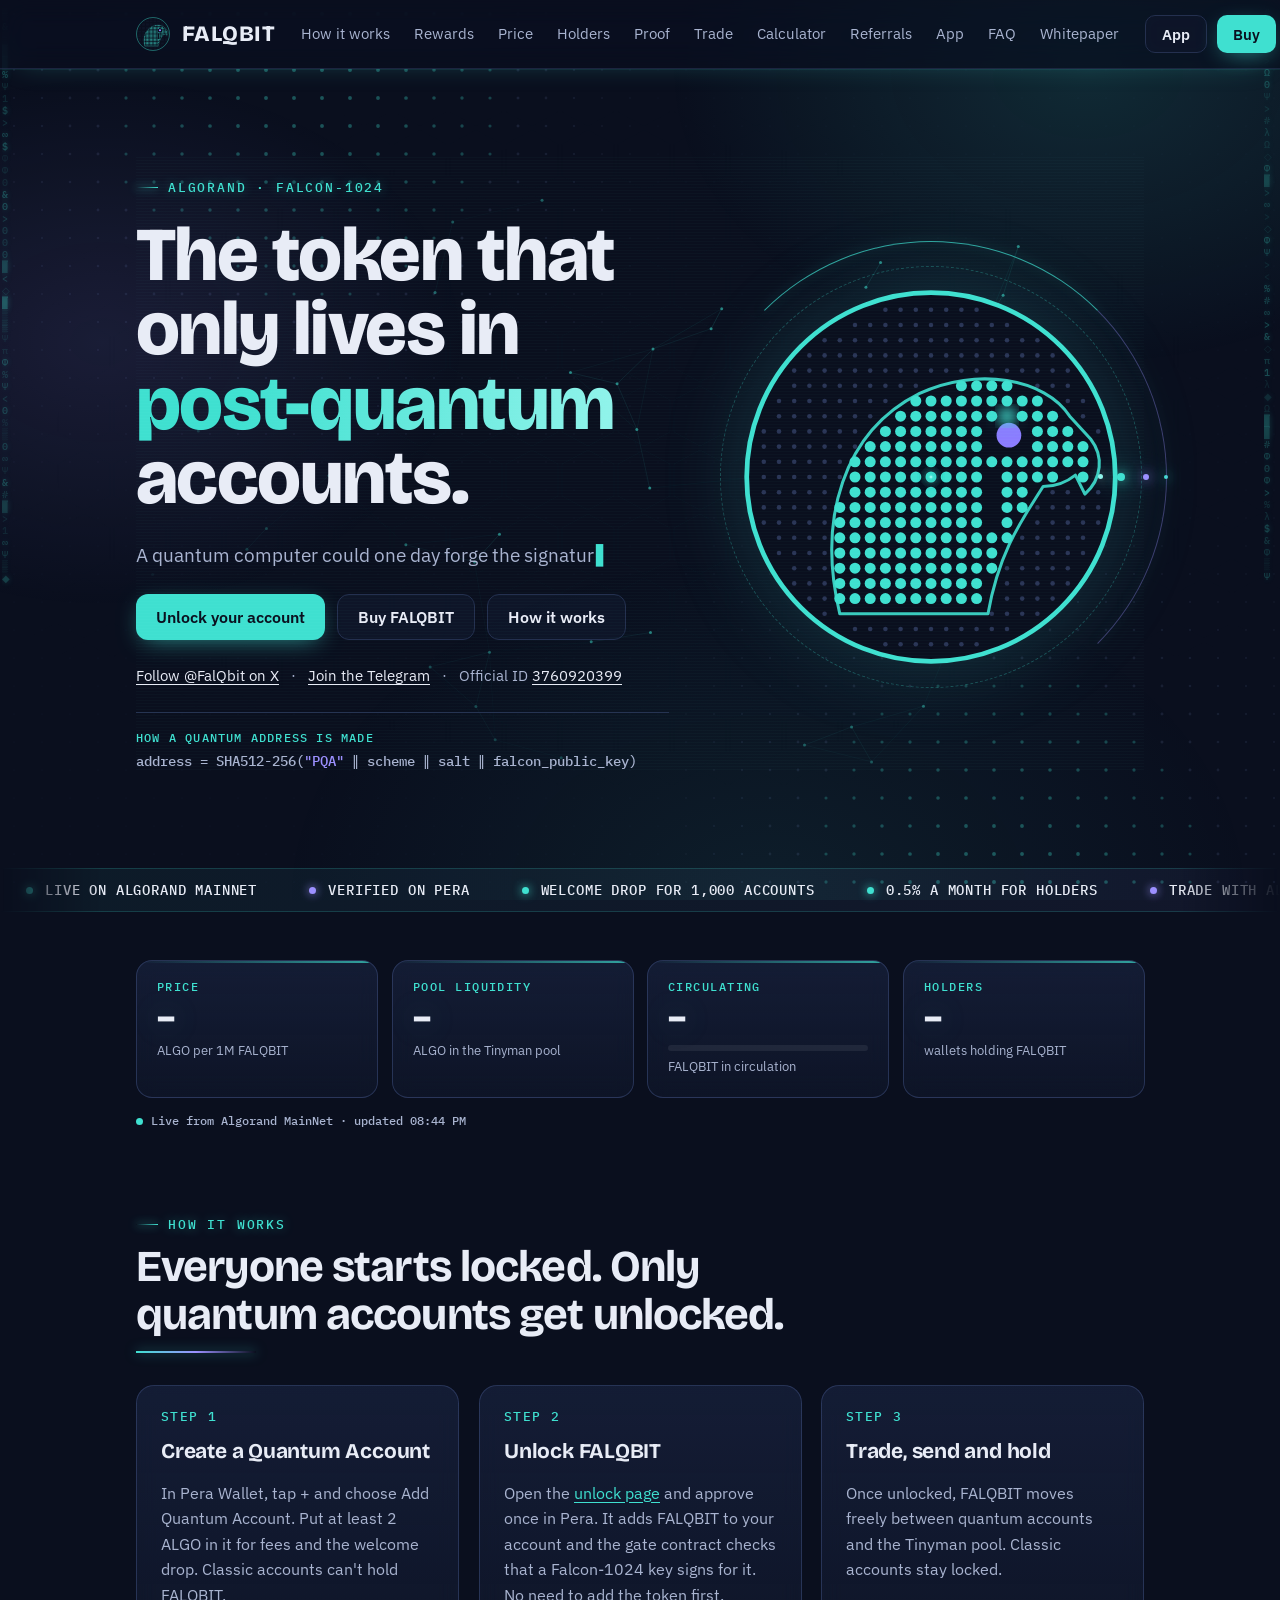
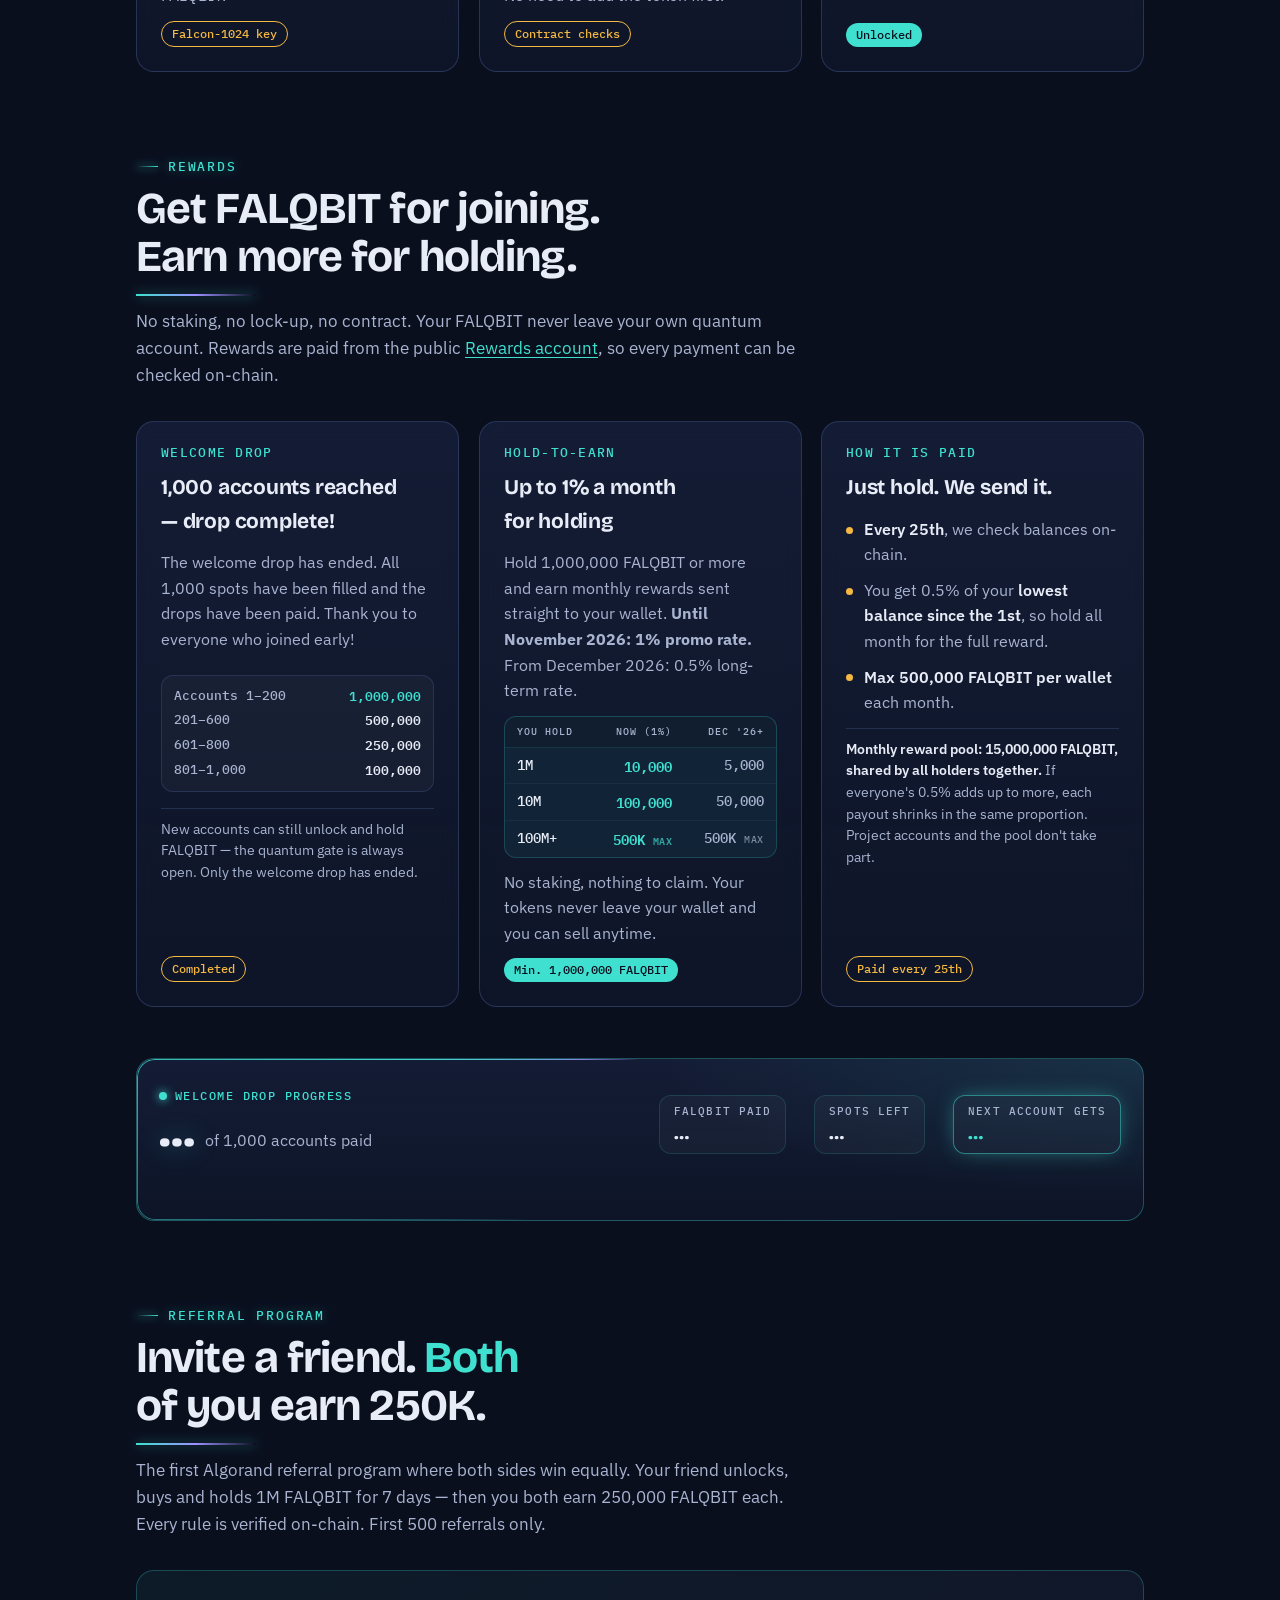
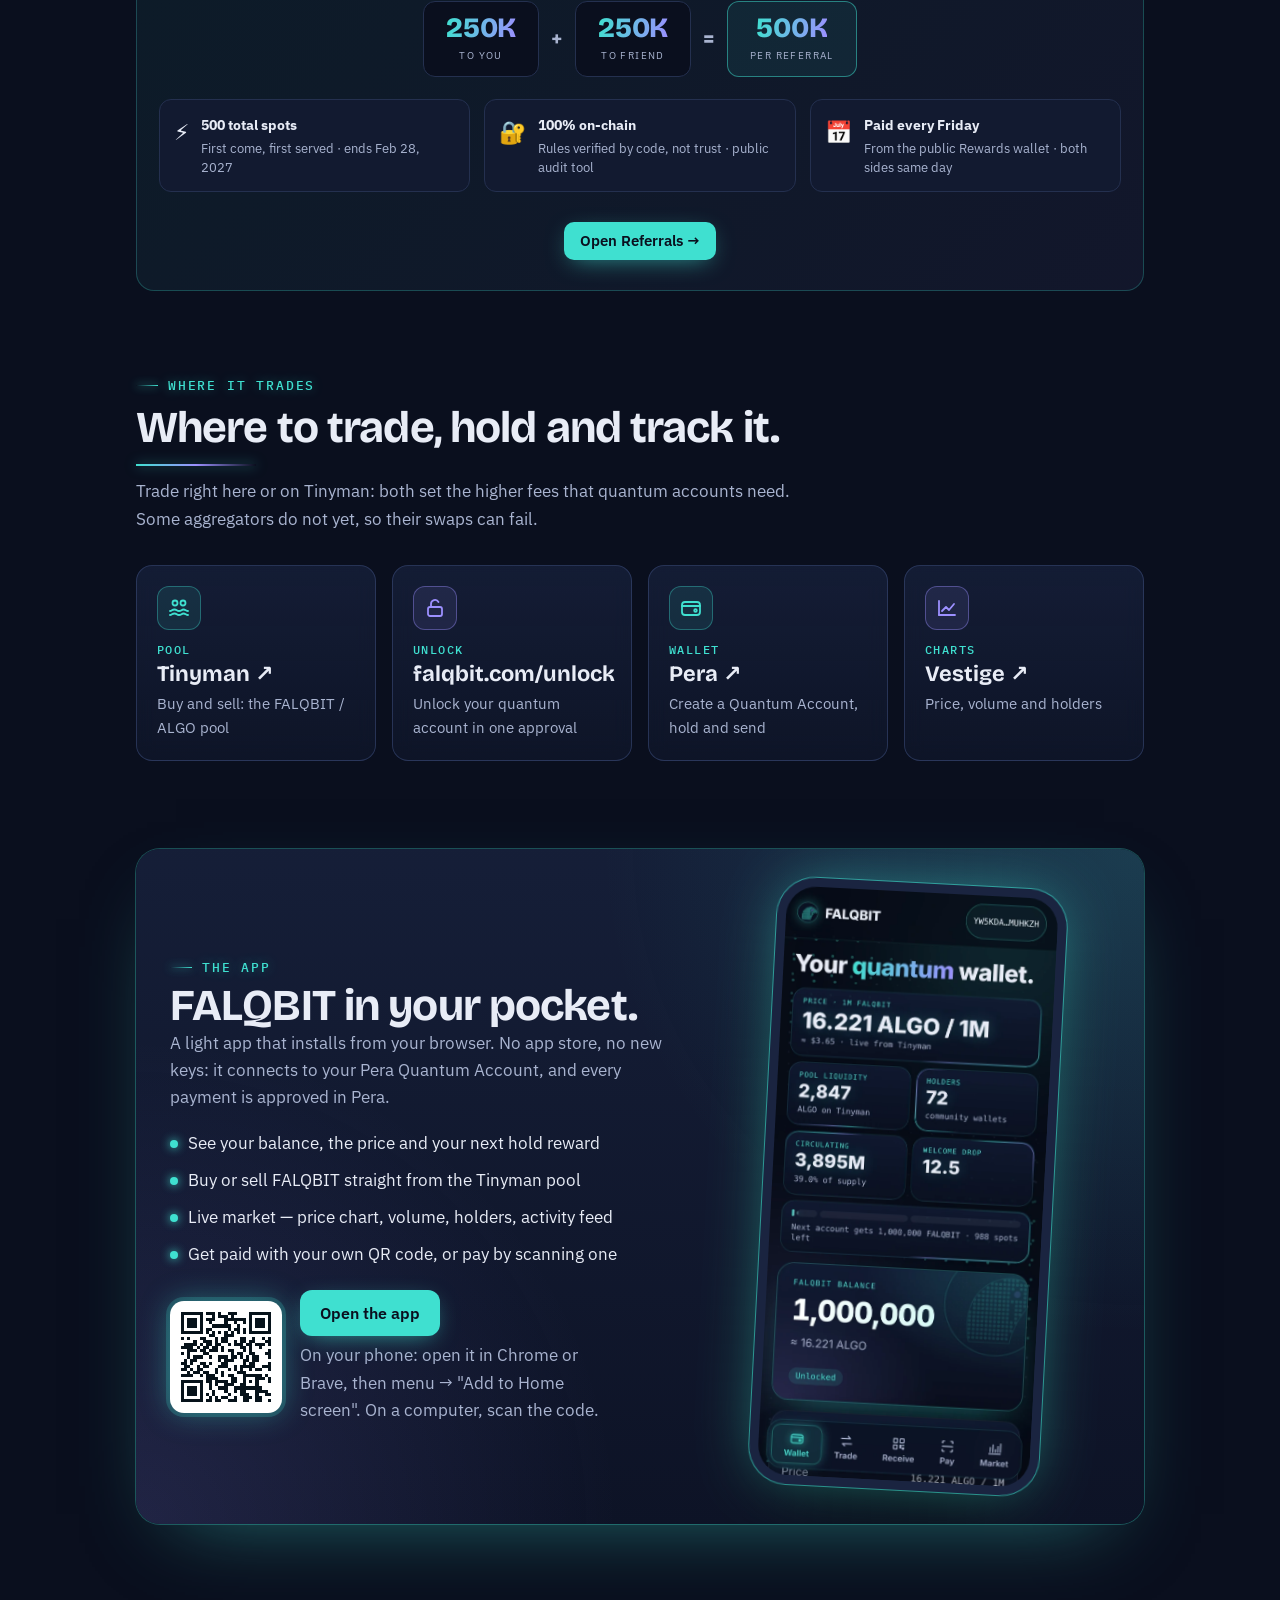
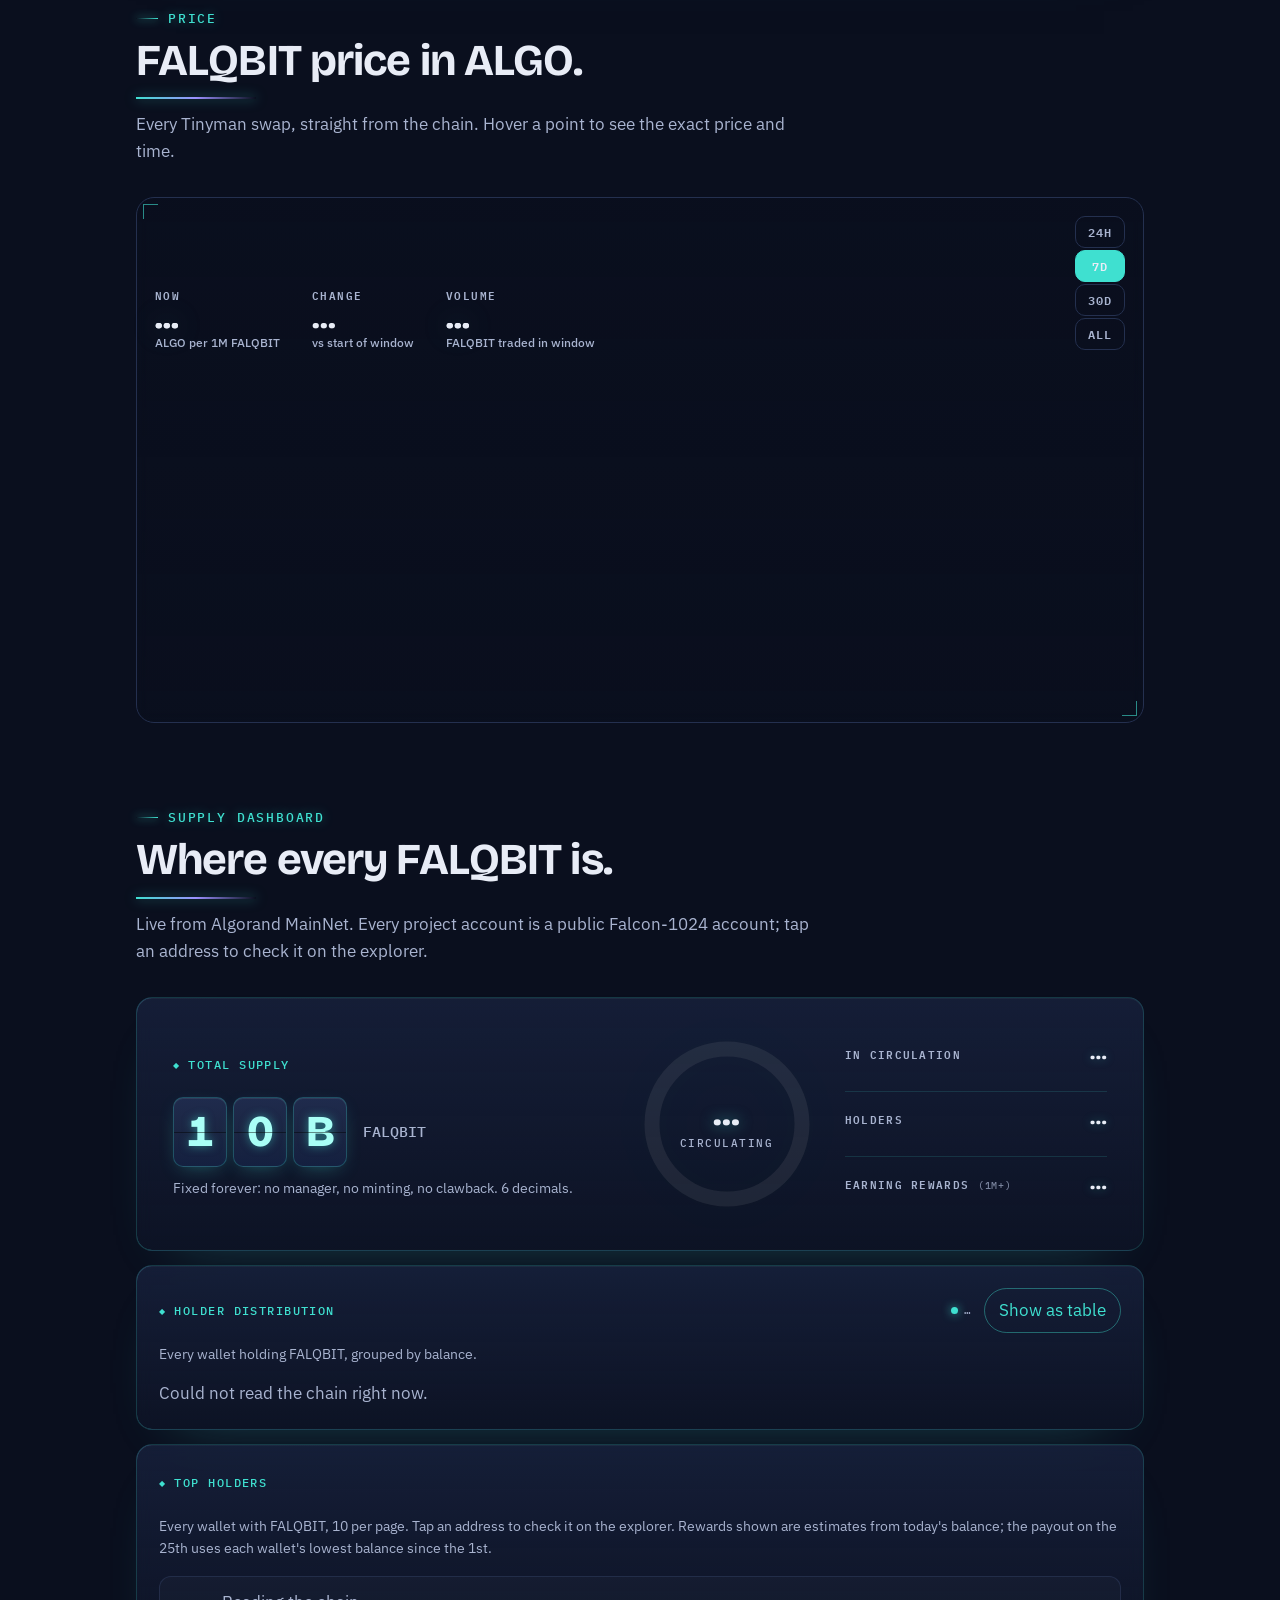
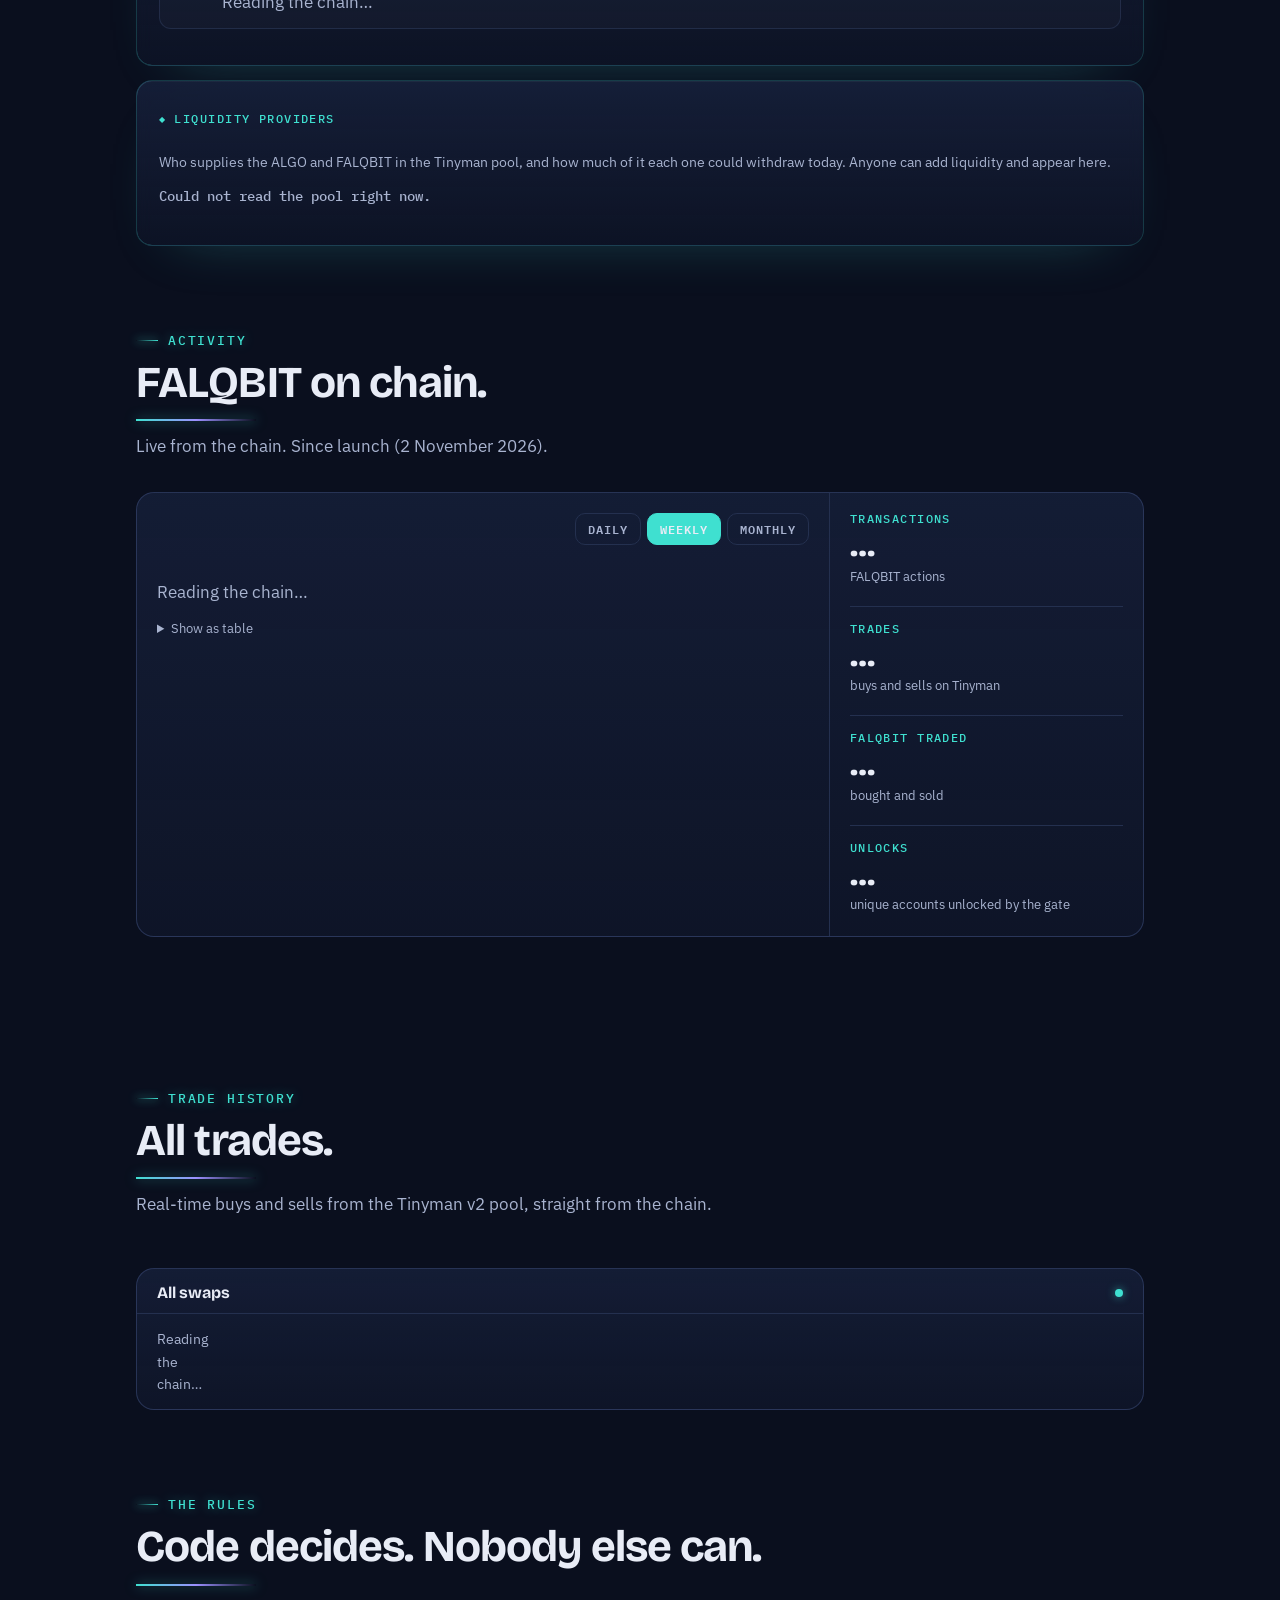
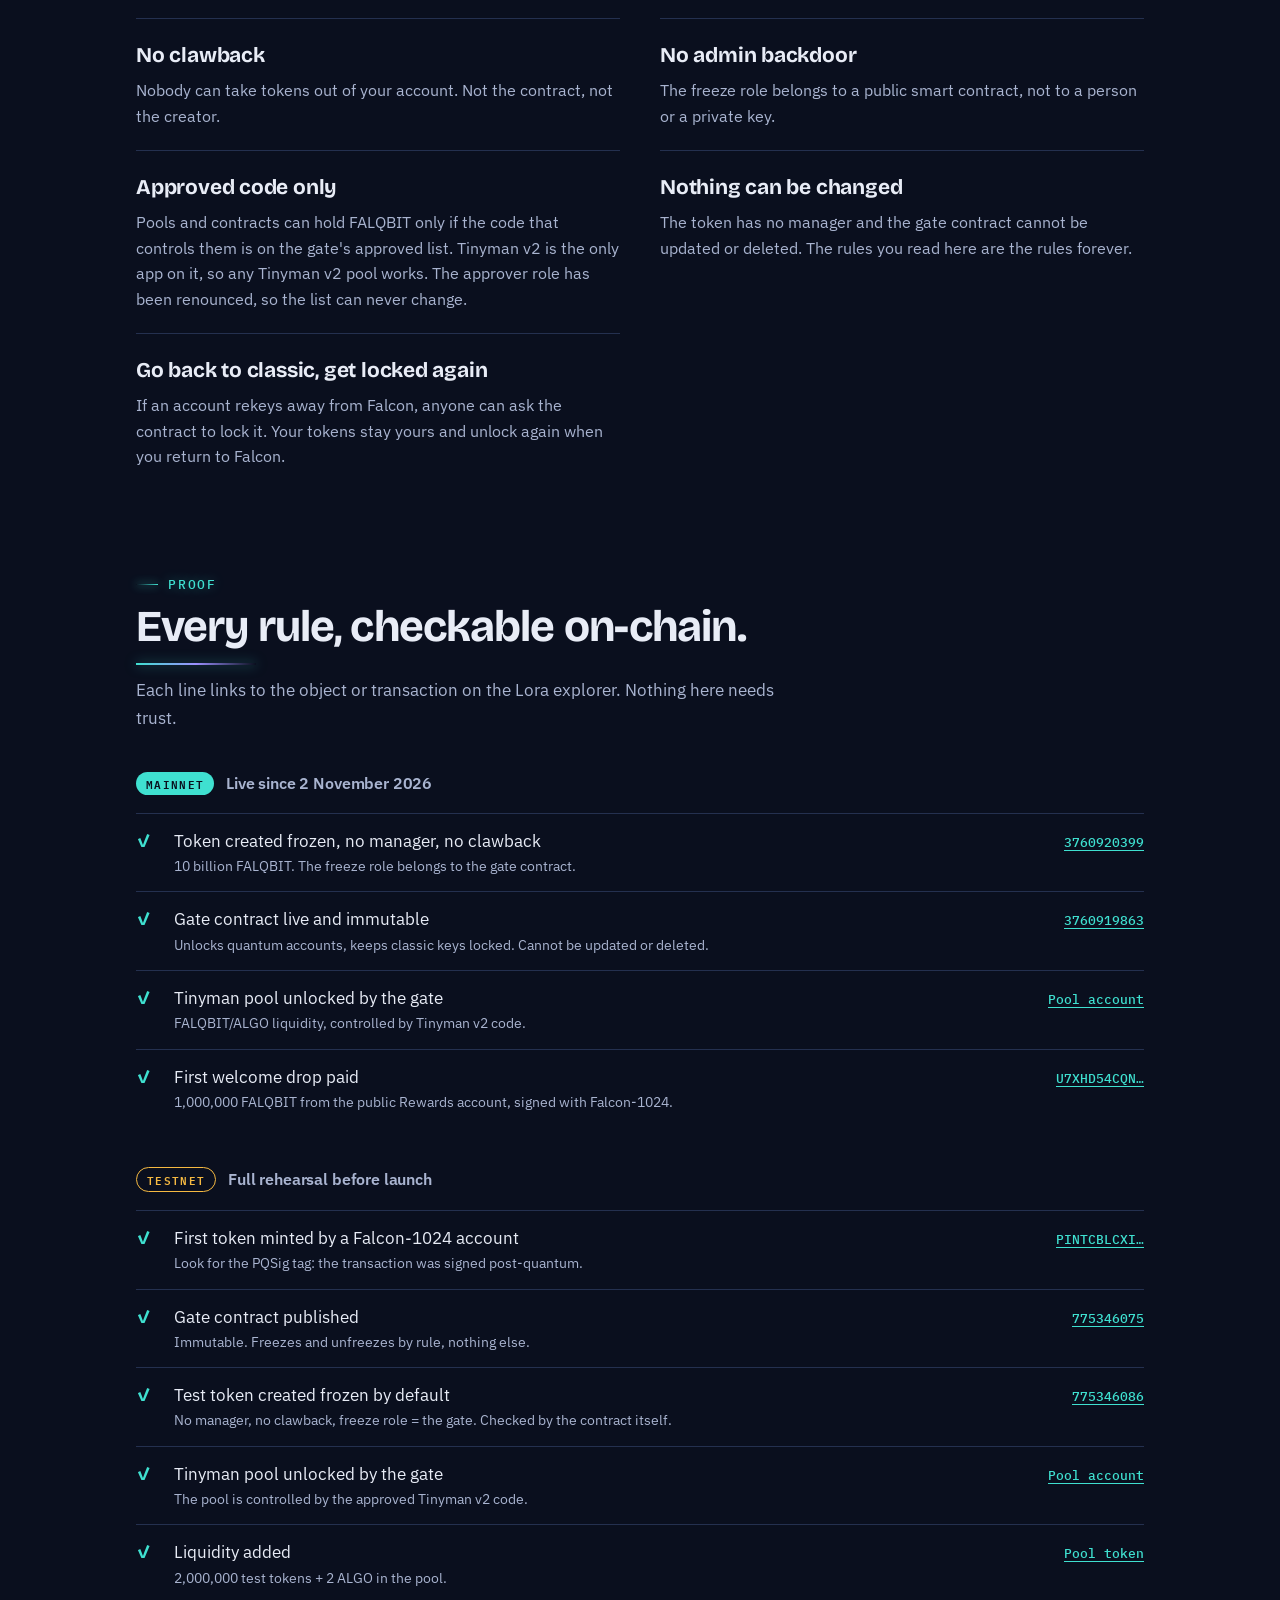
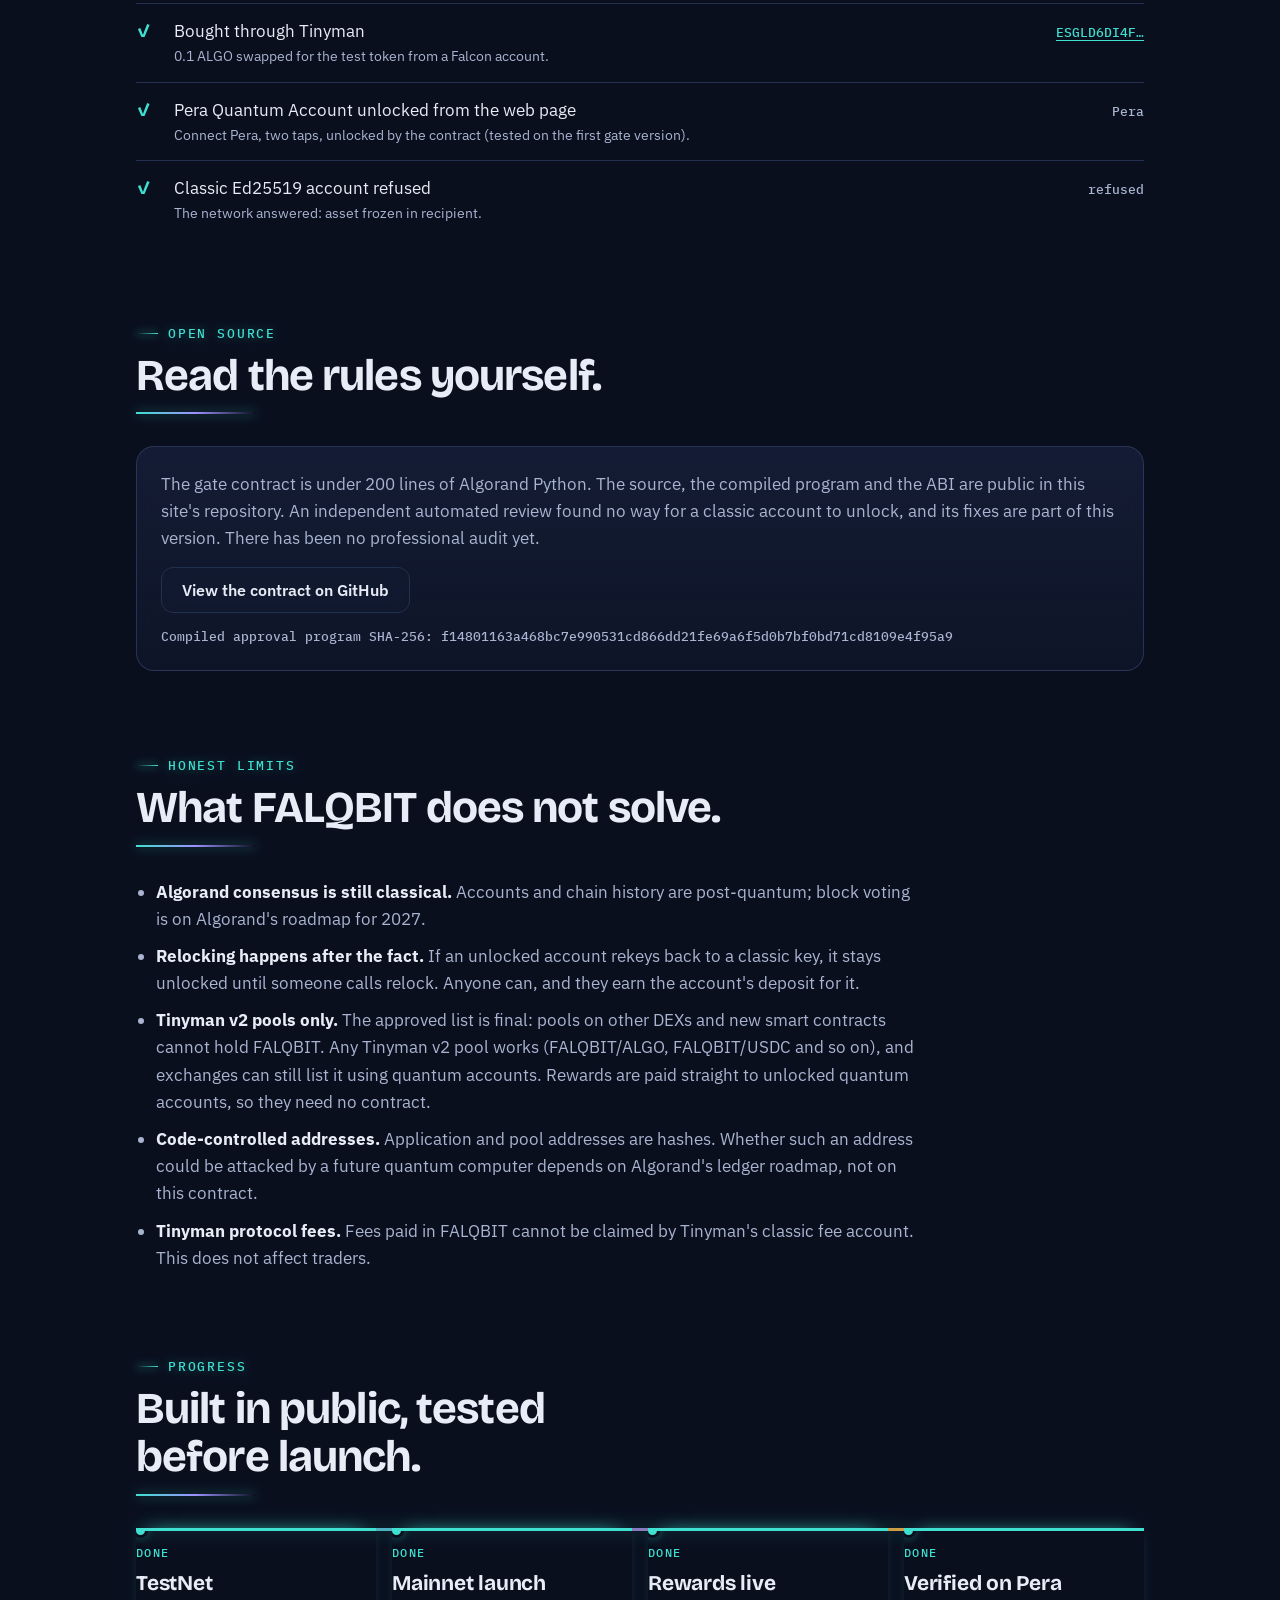
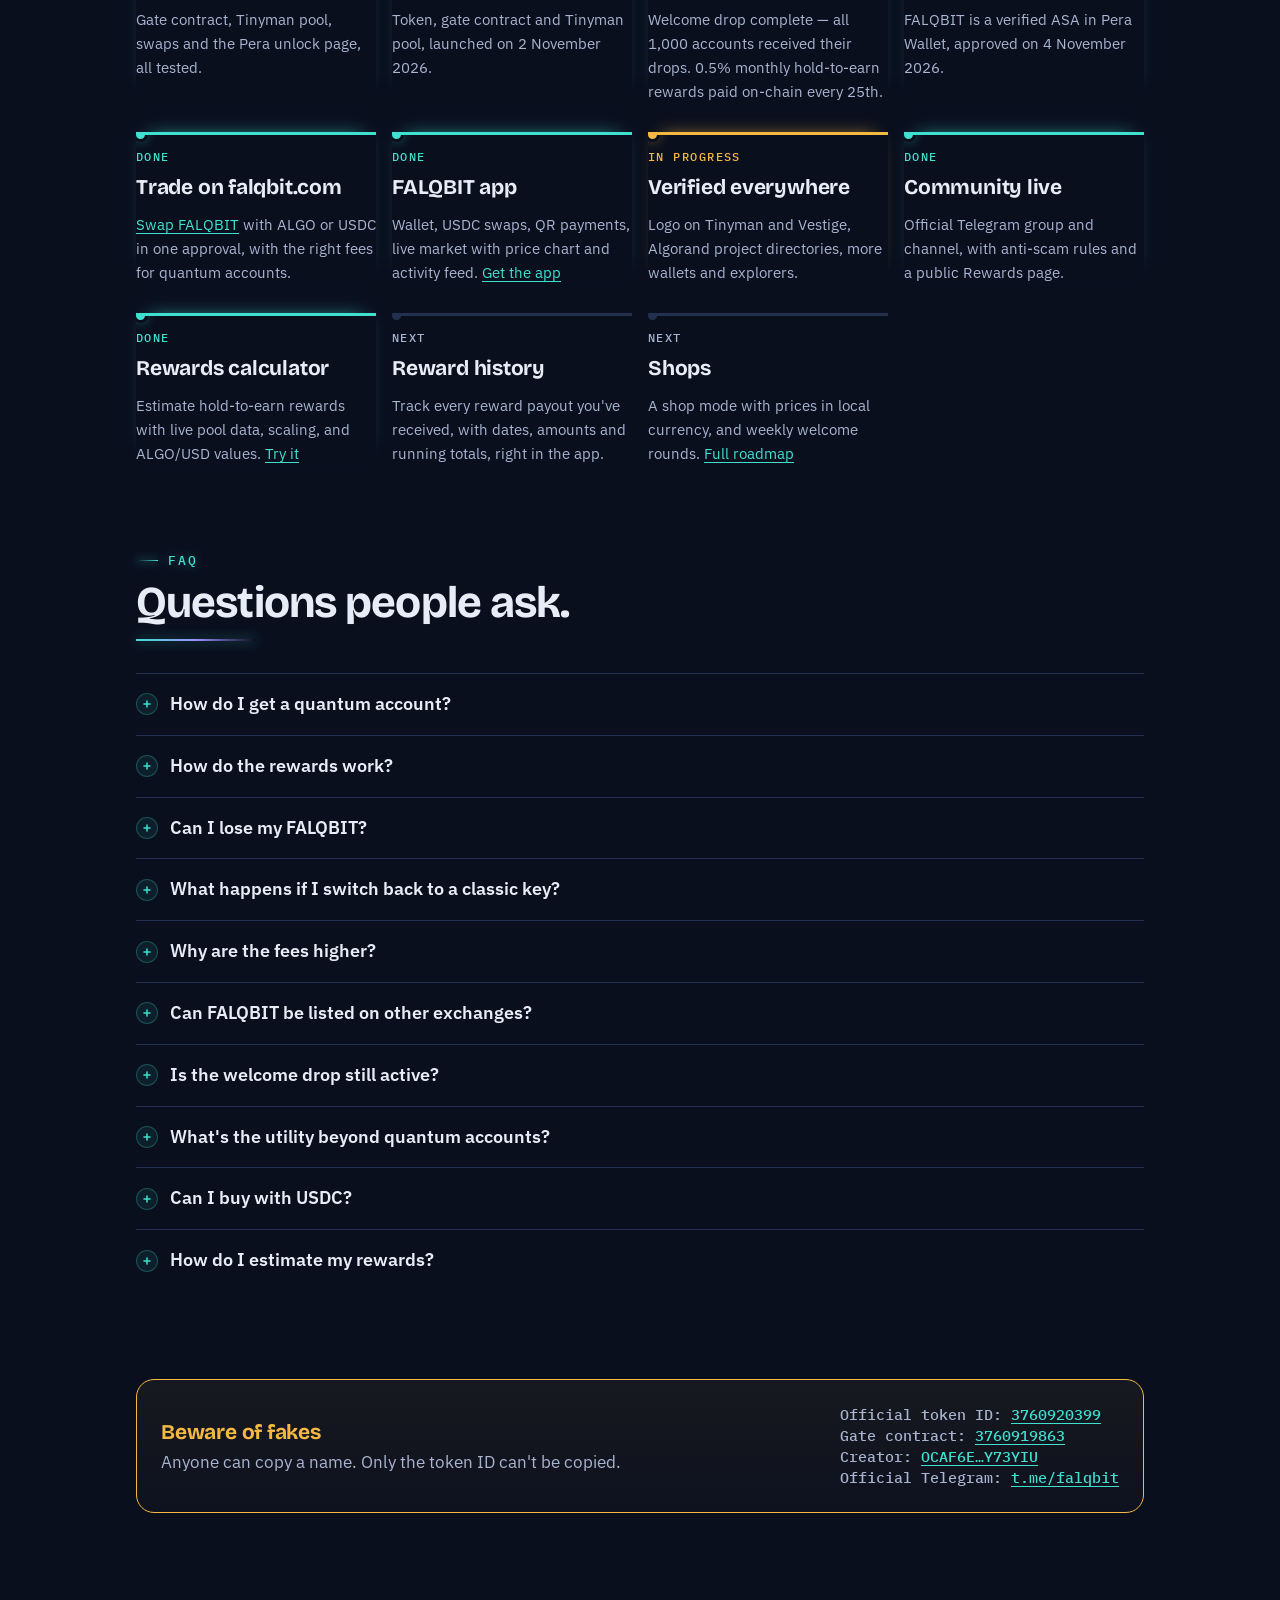
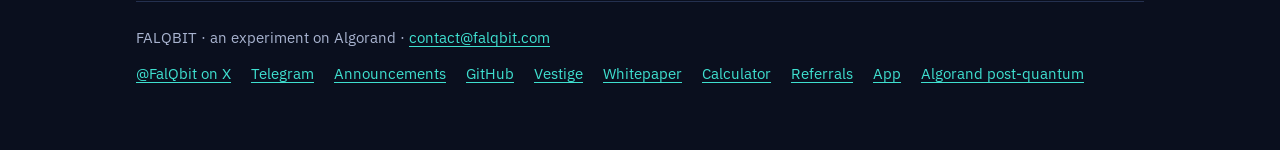
<file: index.html>
<!doctype html><html lang="en"><head><meta charset="utf-8"><meta name="viewport" content="width=device-width, initial-scale=1, viewport-fit=cover">
<title>FALQBIT</title>
<meta name="description" content="FALQBIT is the first Algorand token that only post-quantum (Falcon-1024) accounts can hold. Immutable gate contract, Tinyman pool, open source.">
<link rel="icon" type="image/png" href="/icon.png">
<link rel="apple-touch-icon" href="/icon.png">
<meta property="og:type" content="website">
<meta property="og:url" content="https://falqbit.com/">
<meta property="og:title" content="FALQBIT · the token only post-quantum accounts can hold">
<meta property="og:description" content="Live on Algorand MainNet. The first token only post-quantum (Falcon-1024) accounts can hold. 0.5% monthly rewards for holders, paid on-chain.">
<meta property="og:image" content="https://falqbit.com/og.png">
<meta name="twitter:card" content="summary_large_image">
<meta name="twitter:site" content="@FalQbit">
<meta name="twitter:image" content="https://falqbit.com/og.png">
<meta name="claude:viewport-fit-sides" content="cover">
<link rel="preconnect" href="https://fonts.googleapis.com">
<link rel="preconnect" href="https://fonts.gstatic.com" crossorigin>
<link rel="stylesheet" href="https://fonts.googleapis.com/css2?family=Bricolage+Grotesque:opsz,wght@12..96,500;12..96,700;12..96,800&family=IBM+Plex+Sans:wght@400;500;600&family=IBM+Plex+Mono:wght@500&display=swap">
<style>
/* Layout: one dark lattice ground; a centered 1040px column; sections separated by space, not boxes. Single dark theme by choice (brand). */
:root {
  --ground: #0A0F1E;
  --surface: #121A30;
  --line: #24304F;
  --fg: #E8ECF6;
  --muted: #A9B4D0;
  --cyan: #3FE0D0;
  --violet: #9C90FF;
  --teal: #1F8F86;
  --slate: #6B7BA6;
  --pale: #C9D3EA;
  --amber: #F5B942;
  --display: "Bricolage Grotesque", "Segoe UI", system-ui, sans-serif;
  --body: "IBM Plex Sans", "Segoe UI", system-ui, sans-serif;
  --mono: "IBM Plex Mono", ui-monospace, "SFMono-Regular", Menlo, monospace;
  color-scheme: dark;
}
* { box-sizing: border-box; }
body { margin: 0;
  background: var(--ground);
  background-image: radial-gradient(var(--line) 1.2px, transparent 1.3px);
  background-size: 22px 22px;
  color: var(--fg);
  font: 400 17px/1.6 var(--body);
}
.wrap {
  max-width: 1040px;
  margin: 0 auto;
  padding-left: max(16px, env(safe-area-inset-left, 0px));
  padding-right: max(16px, env(safe-area-inset-right, 0px));
  padding-block: 40px 64px;
  display: flex;
  flex-direction: column;
  gap: 88px;
}
a { color: var(--cyan); text-underline-offset: 3px; }
a:hover { color: var(--fg); }
a:focus-visible, button:focus-visible { outline: 2px solid var(--cyan); outline-offset: 3px; border-radius: 4px; }
h1, h2, h3 { font-family: var(--display); text-wrap: balance; margin: 0; letter-spacing: -0.02em; }
h2 { font-size: clamp(30px, 4.4vw, 44px); font-weight: 700; line-height: 1.1; }
h3 { font-size: 21px; font-weight: 700; letter-spacing: -0.01em; }
p { margin: 0; }
.eyebrow {
  font: 500 13px/1 var(--mono);
  letter-spacing: 0.14em;
  text-transform: uppercase;
  color: var(--cyan);
}
.muted { color: var(--muted); }
.mono { font-family: var(--mono); }

/* header */
.top { display: flex; align-items: center; justify-content: space-between; gap: 16px; flex-wrap: wrap; }
.brand { display: flex; align-items: center; gap: 12px; font: 800 22px/1 var(--display); letter-spacing: 0.02em; }
.brand svg { width: 40px; height: 40px; }
.status-pill {
  font: 500 13px/1 var(--mono); letter-spacing: 0.06em;
  padding: 9px 14px; border-radius: 999px;
  border: 1px solid var(--line); background: var(--surface); color: var(--muted);
  display: inline-flex; align-items: center; gap: 8px;
}
.status-pill i { width: 8px; height: 8px; border-radius: 50%; background: var(--amber); display: block; }

/* hero */
.hero { display: grid; grid-template-columns: minmax(0, 1.25fr) minmax(0, 1fr); gap: 48px; align-items: center; }
.hero h1 { font-size: clamp(42px, 7vw, 76px); font-weight: 800; line-height: 0.98; }
.hero h1 em { font-style: normal; color: var(--cyan); }
.hero-copy { display: flex; flex-direction: column; gap: 24px; min-width: 0; }
.hero-copy .lede { font-size: 19px; color: var(--muted); max-width: 34em; }
.hero-art { display: flex; justify-content: center; }
.hero-art svg { width: 100%; max-width: 380px; height: auto; }
.cta-row { display: flex; flex-wrap: wrap; gap: 12px; }
.btn {
  display: inline-flex; align-items: center; gap: 8px;
  min-height: 46px; padding: 0 20px; border-radius: 12px;
  font: 600 16px/1 var(--body); text-decoration: none;
}
.btn.primary { background: var(--cyan); color: var(--ground); }
.btn.primary:hover { background: var(--fg); color: var(--ground); }
.btn.ghost { border: 1px solid var(--line); color: var(--fg); background: var(--surface); }
.btn.ghost:hover { border-color: var(--cyan); color: var(--fg); }

/* formula strip */
.formula {
  font: 500 14px/1.5 var(--mono); color: var(--muted);
  border-top: 1px solid var(--line); padding-top: 16px; overflow-wrap: anywhere;
}
.formula b { color: var(--violet); font-weight: 500; }

/* section heads */
.sec { display: flex; flex-direction: column; gap: 32px; }
.sec-head { display: flex; flex-direction: column; gap: 12px; max-width: 40em; }

/* steps: a real sequence */
.steps { display: grid; grid-template-columns: repeat(3, minmax(0, 1fr)); gap: 20px; }
.step { background: var(--surface); border: 1px solid var(--line); border-radius: 18px; padding: 24px; display: flex; flex-direction: column; gap: 12px; min-width: 0; }
.step .n { font: 500 13px/1 var(--mono); color: var(--cyan); letter-spacing: 0.1em; }
.step p { color: var(--muted); font-size: 16px; }
.step .howpaid { list-style: none; margin: 0; padding: 0; display: flex; flex-direction: column; gap: 10px; color: var(--muted); font-size: 16px; }
.step .howpaid li { padding-left: 18px; position: relative; }
.step .howpaid li::before { content: ""; position: absolute; left: 0; top: .62em; width: 7px; height: 7px; border-radius: 50%; background: var(--amber); }
.step .howpaid b { color: var(--fg); font-weight: 600; }
.step p.fine b { color: var(--fg); font-weight: 600; }
.step p.fine { font-size: 13.5px; border-top: 1px solid var(--line); padding-top: 10px; }
.rew-tbl { width: 100%; border-collapse: separate; border-spacing: 0; font: 500 14px/1.4 var(--mono); font-variant-numeric: tabular-nums; background: rgba(63,224,208,.06); border: 1px solid rgba(63,224,208,.2); border-radius: 12px; overflow: hidden; }
.rew-tbl th { font: 500 10px/1 var(--mono); letter-spacing: .1em; text-transform: uppercase; color: var(--muted); padding: 10px 12px; text-align: right; background: rgba(0,0,0,.15); border-bottom: 1px solid rgba(63,224,208,.12); }
.rew-tbl th:first-child { text-align: left; }
.rew-tbl td { padding: 8px 12px; text-align: right; border-bottom: 1px solid rgba(255,255,255,.04); }
.rew-tbl td:first-child { text-align: left; color: var(--fg); }
.rew-tbl td:nth-child(2) { color: var(--cyan); font-weight: 600; }
.rew-tbl td:nth-child(3) { color: var(--muted); }
.rew-tbl tr:last-child td { border-bottom: 0; }
.rew-tbl .cap { font-size: 10px; letter-spacing: .05em; text-transform: uppercase; opacity: .7; }
.lock { display: inline-flex; align-items: center; gap: 8px; font: 500 12px/1 var(--mono); padding: 6px 10px; border-radius: 999px; white-space: nowrap; align-self: flex-start; margin-top: auto; }
.lock.off { color: var(--amber); border: 1px solid var(--amber); }
.lock.on { color: var(--ground); background: var(--cyan); }

/* rules */
.rules { display: grid; grid-template-columns: repeat(2, minmax(0, 1fr)); gap: 0 40px; }
.rule { display: flex; flex-direction: column; gap: 6px; padding-block: 20px; border-top: 1px solid var(--line); min-width: 0; }
.rule p { color: var(--muted); font-size: 16px; }

/* price chart */
.pchart { padding: 18px; border: 1px solid var(--line); border-radius: 18px; background: linear-gradient(180deg, rgba(10,15,30,.55), rgba(10,15,30,.25)); backdrop-filter: blur(6px); }
.pchart-head { display: grid; grid-template-columns: repeat(3, auto) 1fr; gap: 20px 32px; align-items: end; margin-bottom: 14px; }
.pchart-head > div { display: flex; flex-direction: column; gap: 2px; min-width: 0; }
.pchart-head .k { font: 600 10.5px/1 var(--mono); letter-spacing: .14em; text-transform: uppercase; color: var(--muted); }
.pchart-head b { font: 800 clamp(22px, 2.4vw, 30px)/1 var(--display); color: var(--fg); font-variant-numeric: tabular-nums; }
.pchart-head .s { font: 500 12px/1.3 var(--body); color: var(--muted); }
.pchart-head b.up { color: #5EE2B0; } .pchart-head b.down { color: #F2A0A6; }
.pchart-tabs { display: flex; gap: 6px; flex-wrap: wrap; justify-self: end; align-self: end; }
.pc-tab { min-height: 32px; padding: 0 12px; font: 600 12px/1 var(--mono); letter-spacing: .08em; text-transform: uppercase; border-radius: 10px; background: transparent; color: var(--muted); border: 1px solid var(--line); cursor: pointer; transition: all .2s; }
.pc-tab:hover { color: var(--fg); border-color: var(--cyan); }
.pc-tab.active { color: var(--bg); background: var(--cyan); border-color: var(--cyan); }
.pchart-plot { position: relative; width: 100%; height: clamp(240px, 36vw, 340px); overflow: hidden; border-radius: 12px; }
.pchart-plot svg { position: absolute; inset: 0; width: 100%; height: 100%; }
.pchart-plot .grid { stroke: rgba(169,180,208,.1); stroke-width: 1; }
.pchart-plot .axlbl { font: 500 10.5px var(--mono); fill: var(--muted); }
.pchart-plot .barV { fill: rgba(63,224,208,.18); }
.pchart-plot .area { fill: url(#pc-grad); opacity: .85; }
.pchart-plot .line { stroke: #A9FFF6; stroke-width: 2; fill: none; filter: drop-shadow(0 0 6px rgba(63,224,208,.55)); }
.pchart-plot .pt { fill: #A9FFF6; stroke: #0A0F1E; stroke-width: 2; opacity: 0; transition: opacity .15s; }
.pchart-plot .pt.hot { opacity: 1; r: 5; }
.pchart-plot .hoverL { stroke: rgba(169,255,246,.35); stroke-width: 1; stroke-dasharray: 2 3; opacity: 0; }
.pchart-plot .hoverL.on { opacity: 1; }
.pc-tip { position: absolute; pointer-events: none; min-width: 170px; padding: 10px 12px; background: rgba(10,15,30,.95); border: 1px solid var(--cyan); border-radius: 10px; font: 500 12.5px var(--body); color: var(--fg); box-shadow: 0 10px 30px -10px rgba(63,224,208,.5); transform: translate(-50%, -110%); z-index: 2; }
.pc-tip b { display: block; font: 800 15px/1 var(--display); color: #A9FFF6; margin-bottom: 2px; }
.pc-tip small { display: block; color: var(--muted); font-size: 11px; margin-top: 4px; font-family: var(--mono); }
.pc-empty { position: absolute; inset: 0; display: flex; align-items: center; justify-content: center; font-size: 14px; }
.pc-empty[hidden] { display: none !important; }
@media (max-width: 760px) { .pchart-head { grid-template-columns: repeat(3, 1fr); } .pchart-tabs { grid-column: 1 / -1; justify-self: stretch; } .pc-tab { flex: 1; } }

/* supply */
.supply-top { display: flex; flex-wrap: wrap; gap: 16px 48px; align-items: baseline; }
.big { font: 800 clamp(40px, 6vw, 64px)/1 var(--display); letter-spacing: -0.03em; font-variant-numeric: tabular-nums; }
.bar { display: flex; height: 22px; border-radius: 8px; overflow: hidden; gap: 3px; }
.bar span { display: block; height: 100%; }
.legend { display: grid; grid-template-columns: repeat(auto-fit, minmax(180px, 1fr)); gap: 16px 24px; margin: 0; padding: 0; list-style: none; }
.legend li { display: grid; grid-template-columns: 14px minmax(0, 1fr) auto; gap: 4px 10px; align-items: baseline; }
.legend .sw { width: 14px; height: 14px; border-radius: 4px; align-self: center; }
.legend .pct { font: 500 15px/1 var(--mono); font-variant-numeric: tabular-nums; }
.legend .what { font-weight: 600; }
.legend .amt { grid-column: 2 / 4; color: var(--muted); font: 500 13px/1.3 var(--mono); font-variant-numeric: tabular-nums; }

/* venues */
.venues { display: grid; grid-template-columns: repeat(4, minmax(0, 1fr)); gap: 16px; }
.venue { border: 1px solid var(--line); border-radius: 16px; padding: 20px; display: flex; flex-direction: column; gap: 6px; background: var(--surface); min-width: 0; }
.venue .role { font: 500 12px/1 var(--mono); letter-spacing: 0.12em; text-transform: uppercase; color: var(--cyan); }
.venue .name { font: 700 22px/1.1 var(--display); }
.venue p { color: var(--muted); font-size: 15px; }
a.venue { text-decoration: none; color: var(--fg); }
a.venue:hover { color: var(--fg); }
.venue .vicon { width: 44px; height: 44px; border-radius: 12px; display: grid; place-items: center; margin-bottom: 8px; background: rgba(63,224,208,.10); border: 1px solid rgba(63,224,208,.35); }
.venue .vicon svg { width: 24px; height: 24px; fill: none; stroke: var(--cyan); stroke-width: 1.8; stroke-linecap: round; stroke-linejoin: round; }
.venue:nth-child(even) .vicon { background: rgba(156,144,255,.10); border-color: rgba(156,144,255,.4); }
.venue:nth-child(even) .vicon svg { stroke: var(--violet); }

/* roadmap: real order */
.road { list-style: none; margin: 0; padding: 0; display: grid; grid-template-columns: repeat(4, minmax(0, 1fr)); gap: 28px 16px; }
.road li { display: flex; flex-direction: column; gap: 8px; padding-top: 16px; border-top: 3px solid var(--line); min-width: 0; }
.road li.done { border-top-color: var(--cyan); }
.road li.now { border-top-color: var(--amber); }
.road .state { font: 500 12px/1 var(--mono); letter-spacing: 0.12em; text-transform: uppercase; color: var(--muted); }
.road li.done .state { color: var(--cyan); }
.road li.now .state { color: var(--amber); }
.road p { color: var(--muted); font-size: 15px; }

/* warning */
.warn { border: 1px solid var(--amber); border-radius: 18px; padding: 24px; display: flex; flex-wrap: wrap; gap: 12px 32px; align-items: center; justify-content: space-between; }
.warn h3 { color: var(--amber); }
.warn .id { font: 500 15px/1.4 var(--mono); color: var(--fg); }
.warn .id span { color: var(--muted); }

footer { display: flex; flex-wrap: wrap; gap: 12px 24px; justify-content: space-between; color: var(--muted); font-size: 15px; border-top: 1px solid var(--line); padding-top: 24px; }
footer nav { display: flex; flex-wrap: wrap; gap: 12px 20px; }

@media (max-width: 860px) {
  .hero { grid-template-columns: minmax(0, 1fr); gap: 24px; }
  .hero-art { order: -1; justify-content: flex-start; }
  .hero-art svg { max-width: 180px; }
  .steps, .venues, .road { grid-template-columns: repeat(2, minmax(0, 1fr)); }
}
@media (max-width: 560px) {
  .steps, .venues, .road, .rules { grid-template-columns: minmax(0, 1fr); }
  .wrap { gap: 64px; }
}
@media (prefers-reduced-motion: no-preference) {
  .hero-art .hot { animation: blink 4.8s ease-in-out infinite; }
  @keyframes blink { 0%, 100% { opacity: 1; } 50% { opacity: 0.72; } }
}

/* proof, limits, faq */
.proof { list-style: none; margin: 0; padding: 0; display: grid; gap: 0; }
.proof li { display: grid; grid-template-columns: 26px minmax(0, 1fr) auto; gap: 12px; align-items: baseline; padding-block: 14px; border-top: 1px solid var(--line); }
.proof .ok { color: var(--cyan); font-weight: 700; }
.proof .what { min-width: 0; }
.proof .what span { display: block; color: var(--muted); font-size: 14px; }
.proof a, .proof .tag { font: 500 13px/1.3 var(--mono); white-space: nowrap; }
.proof .tag { color: var(--muted); }
.code-card { border: 1px solid var(--line); border-radius: 18px; background: var(--surface); padding: 24px; display: flex; flex-direction: column; gap: 14px; }
.code-card .hash { font: 500 13px/1.5 var(--mono); color: var(--muted); overflow-wrap: anywhere; }
.limits { margin: 0; padding-left: 20px; display: flex; flex-direction: column; gap: 10px; color: var(--muted); max-width: 46em; }
.limits strong { color: var(--fg); }
.held-h { font: 700 20px/1.2 var(--display); margin: 28px 0 6px; }
.proof.held li { grid-template-columns: minmax(0, 1fr) auto auto; gap: 16px; }
.proof.held .bal { font: 600 14px/1.3 var(--mono); color: var(--fg); font-variant-numeric: tabular-nums; white-space: nowrap; }
@media (max-width: 560px) { .proof.held li { grid-template-columns: minmax(0, 1fr) auto; } .proof.held .what { grid-column: 1 / -1; } }
.faq { display: flex; flex-direction: column; gap: 0; }
.faq details { border-top: 1px solid var(--line); padding-block: 16px; }
.faq summary { cursor: pointer; font-weight: 600; font-size: 18px; list-style: none; display: flex; align-items: center; gap: 12px; }
.faq summary::-webkit-details-marker { display: none; }
.faq summary::before { content: ""; flex: none; width: 20px; height: 20px; border-radius: 50%; background: rgba(63,224,208,.08); border: 1px solid rgba(63,224,208,.25); background-image: url("data:image/svg+xml,%3Csvg xmlns='http://www.w3.org/2000/svg' width='10' height='10' fill='none'%3E%3Cpath d='M5 2v6M2 5h6' stroke='%233FE0D0' stroke-width='1.5' stroke-linecap='round'/%3E%3C/svg%3E"); background-repeat: no-repeat; background-position: center; transition: transform .35s cubic-bezier(.4,0,.2,1), background-color .35s ease, border-color .35s ease; }
.faq details[open] > summary::before { transform: rotate(45deg); background-color: rgba(63,224,208,.16); border-color: rgba(63,224,208,.5); }
.faq summary:focus-visible { outline: 2px solid var(--cyan); outline-offset: 3px; border-radius: 4px; }
.faq details .faq-body { display: grid; grid-template-rows: 0fr; transition: grid-template-rows .4s cubic-bezier(.4,0,.2,1), opacity .35s ease; opacity: 0; }
.faq details[open] .faq-body { grid-template-rows: 1fr; opacity: 1; }
.faq details .faq-body > div { overflow: hidden; }
.faq p { color: var(--muted); margin: 10px 0 0; max-width: 46em; }
@media (max-width: 560px) { .proof li { grid-template-columns: 26px minmax(0, 1fr); } .proof a, .proof .tag { grid-column: 2; } }

/* ---- modern layer ---- */
.stat .usd { display: block; color: var(--cyan); font: 500 13px/1.4 var(--mono); margin-top: 2px; }
.conv { display: grid; grid-template-columns: minmax(0, 1fr) minmax(0, 1.1fr); gap: 14px; margin-top: -52px; }
.conv-rates { display: flex; flex-direction: column; gap: 10px; }
.rate { display: grid; grid-template-columns: auto auto minmax(0, 1fr) auto; align-items: center; gap: 10px; padding: 14px 16px; border-radius: 14px; border: 1px solid rgba(60,78,122,.55); background: linear-gradient(180deg, rgba(24,34,62,.72), rgba(18,26,48,.5)); font-variant-numeric: tabular-nums; }
.rate .eq { color: var(--muted); }
.rate .val { font: 600 16px/1.2 var(--body); overflow-wrap: anywhere; }
.rate .val.muted { color: var(--muted); font-weight: 500; font-size: 14px; text-align: right; }
.tk { display: inline-flex; align-items: center; gap: 7px; font: 600 13px/1 var(--mono); letter-spacing: .04em; padding: 7px 10px; border-radius: 999px; white-space: nowrap; }
.tk img { border-radius: 50%; }
.tk.fq { background: rgba(63,224,208,.12); color: var(--cyan); padding-left: 4px; }
.tk.algo { background: rgba(232,236,246,.08); color: var(--fg); }
.tk.usdc { background: rgba(91,141,239,.16); color: #9DBBF7; }
.conv-box { padding: 18px; border-radius: 16px; border: 1px solid rgba(60,78,122,.55); background: linear-gradient(180deg, rgba(24,34,62,.72), rgba(18,26,48,.5)); display: flex; flex-direction: column; gap: 12px; min-width: 0; }
.conv-h { font: 700 18px/1.2 var(--display); margin: 0; }
.conv-in { display: flex; flex-wrap: wrap; gap: 8px; }
.conv-in input { flex: 1 1 140px; min-width: 0; background: var(--ground); color: var(--fg); border: 1px solid var(--line); border-radius: 12px; padding: 12px 14px; font: 600 18px/1.2 var(--mono); }
.conv-in input:focus-visible { outline: 2px solid var(--cyan); outline-offset: 2px; }
.seg3 { display: inline-grid; grid-template-columns: repeat(3, auto); gap: 4px; padding: 4px; border-radius: 12px; background: var(--ground); border: 1px solid var(--line); }
.seg3 button { border: 0; border-radius: 9px; padding: 0 12px; min-height: 38px; background: transparent; color: var(--muted); font: 600 13px/1 var(--mono); cursor: pointer; }
.seg3 button[aria-pressed="true"] { background: var(--raise, #18223E); color: var(--fg); }
.conv-out { display: flex; flex-direction: column; gap: 8px; }
.conv-out div { display: flex; justify-content: space-between; align-items: center; gap: 12px; padding-block: 6px; border-top: 1px solid rgba(36,48,79,.7); }
.conv-out b { font: 700 18px/1.2 var(--display); font-variant-numeric: tabular-nums; overflow-wrap: anywhere; text-align: right; }
.fine-s { margin: 0; color: var(--muted); font-size: 12.5px; }
.sr { position: absolute; width: 1px; height: 1px; overflow: hidden; clip: rect(0 0 0 0); }
@media (max-width: 860px) { .conv { grid-template-columns: minmax(0, 1fr); margin-top: -36px; } }
.act { display: grid; grid-template-columns: minmax(0, 2.2fr) minmax(0, 1fr); border: 1px solid rgba(60,78,122,.55); border-radius: 18px; background: linear-gradient(180deg, rgba(24,34,62,.72), rgba(18,26,48,.55)); }
.act-chart { padding: 20px; position: relative; min-width: 0; display: flex; flex-direction: column; gap: 12px; }
.act-stats { border-left: 1px solid var(--line); padding: 20px; display: flex; flex-direction: column; gap: 18px; justify-content: center; }
.act-stats > div { display: flex; flex-direction: column; gap: 4px; }
.act-stats > div + div { border-top: 1px solid var(--line); padding-top: 16px; }
.act-stats .k { font: 500 12px/1 var(--mono); letter-spacing: .12em; text-transform: uppercase; color: var(--cyan); }
.act-stats .v { font: 800 32px/1.05 var(--display); letter-spacing: -.02em; font-variant-numeric: tabular-nums; }
.act-stats .s { color: var(--muted); font-size: 13px; }
.act-legend { display: flex; flex-wrap: wrap; gap: 6px 16px; font-size: 13px; color: var(--muted); }
.act-legend span { display: inline-flex; align-items: center; gap: 6px; }
.act-legend i { width: 10px; height: 10px; border-radius: 3px; display: inline-block; }
.act-plot svg { display: block; width: 100%; height: auto; }
.act-plot .ax { font: 500 11px var(--mono); fill: var(--muted); }
.act-plot .grid { stroke: rgba(169,180,208,.14); stroke-width: 1; }
.act-plot .hit { fill: transparent; cursor: default; }
.act-plot .hit:hover { fill: rgba(232,236,246,.05); }
.act-tip { position: absolute; pointer-events: none; z-index: 2; background: var(--ground); border: 1px solid var(--line); border-radius: 10px; padding: 10px 12px; font-size: 13px; min-width: 150px; box-shadow: 0 10px 30px -10px rgba(0,0,0,.6); }
.act-tip b { display: block; margin-bottom: 6px; }
.act-tip div { display: flex; justify-content: space-between; gap: 14px; color: var(--muted); }
.act-tip div span:last-child { color: var(--fg); font-variant-numeric: tabular-nums; }
.act-tip i { width: 8px; height: 8px; border-radius: 2px; display: inline-block; margin-right: 6px; }
.act-table summary { cursor: pointer; color: var(--muted); font-size: 13px; }
.act-table .htable-wrap { margin-top: 10px; }
@media (max-width: 860px) { .act { grid-template-columns: minmax(0, 1fr); } .act-stats { border-left: 0; border-top: 1px solid var(--line); display: grid; grid-template-columns: 1fr 1fr; } .act-stats > div + div { border-top: 0; padding-top: 0; } }
/* recent trades feed */
.trades-feed { margin-top: 18px; border: 1px solid rgba(60,78,122,.55); border-radius: 18px; background: linear-gradient(180deg, rgba(24,34,62,.72), rgba(18,26,48,.55)); overflow: hidden; }
.trades-feed .tf-head { padding: 16px 20px 12px; display: flex; align-items: center; justify-content: space-between; border-bottom: 1px solid var(--line); }
.trades-feed .tf-head h3 { font: 700 16px/1 var(--display); letter-spacing: -.01em; }
.trades-feed .tf-head .live-dot { width: 8px; height: 8px; border-radius: 50%; background: #3FE0D0; box-shadow: 0 0 8px rgba(63,224,208,.6); animation: pulse-dot 2s ease infinite; }
@keyframes pulse-dot { 0%, 100% { opacity: 1; } 50% { opacity: .4; } }
.tf-list { list-style: none; margin: 0; padding: 0; max-height: 600px; overflow-y: auto; }
.tf-list li { display: grid; grid-template-columns: 56px minmax(0,1fr) minmax(0,1.1fr) auto; gap: 14px; align-items: center; padding: 14px 20px; border-bottom: 1px solid rgba(36,48,79,.5); font-size: 14px; transition: background .15s; }
.tf-list li:last-child { border-bottom: 0; }
.tf-list li:hover { background: rgba(63,224,208,.04); }
.tf-badge { font: 600 12px/1 var(--mono); letter-spacing: .08em; text-transform: uppercase; padding: 5px 10px; border-radius: 6px; text-align: center; }
.tf-badge.buy { background: rgba(31,158,148,.18); color: #3FE0D0; }
.tf-badge.sell { background: rgba(122,110,230,.18); color: #9C90FF; }
.tf-from, .tf-to { display: flex; flex-direction: column; gap: 2px; min-width: 0; }
.tf-from .tf-amt, .tf-to .tf-amt { font: 600 14px/1.3 var(--body); color: var(--fg); white-space: nowrap; overflow: hidden; text-overflow: ellipsis; }
.tf-from .tf-usd, .tf-to .tf-usd { font: 500 12px/1.2 var(--mono); color: var(--muted); }
.tf-arrow { color: var(--muted); margin: 0 2px; }
.tf-right { text-align: right; display: flex; flex-direction: column; gap: 2px; white-space: nowrap; }
.tf-right .tf-time { font: 500 12px/1.3 var(--mono); color: var(--muted); }
.tf-right .tf-addr { font: 500 11px/1 var(--mono); color: rgba(169,180,208,.6); }
.tf-more:hover { background: rgba(63,224,208,.06); }
@media (max-width: 700px) { .tf-list li { grid-template-columns: 48px minmax(0,1fr) minmax(0,1fr) auto; padding: 12px 14px; gap: 8px; } .tf-badge { font-size: 11px; padding: 4px 8px; } .tf-from .tf-amt, .tf-to .tf-amt { font-size: 13px; } .tf-right .tf-addr { display: none; } }
@media (max-width: 480px) { .tf-list li { grid-template-columns: 44px 1fr auto; } .tf-to { display: none; } .tf-from .tf-amt::after { content: " →"; color: var(--muted); } }
.hstats { display: grid; grid-template-columns: repeat(3, minmax(0, 1fr)); gap: 14px; }
@media (max-width: 860px) { .hstats { grid-template-columns: minmax(0, 1fr); } }
.htable-wrap { overflow-x: auto; border: 1px solid rgba(60,78,122,.55); border-radius: 16px; background: linear-gradient(180deg, rgba(24,34,62,.6), rgba(18,26,48,.45)); }
.htable { width: 100%; border-collapse: collapse; font-variant-numeric: tabular-nums; min-width: 460px; }
.htable th { text-align: left; font: 500 12px/1 var(--mono); letter-spacing: .1em; text-transform: uppercase; color: var(--muted); padding: 14px 16px; border-bottom: 1px solid var(--line); }
.htable td { padding: 13px 16px; border-bottom: 1px solid rgba(36,48,79,.6); font-size: 15px; }
.htable tr:last-child td { border-bottom: 0; }
.htable th:not(:first-child), .htable td:not(:first-child) { text-align: right; }
.htable td:first-child { font: 500 14px/1.3 var(--mono); }
.htable tr.proj td { color: var(--muted); }
.htable .barc { display: inline-block; height: 6px; border-radius: 3px; background: var(--cyan); vertical-align: middle; margin-left: 8px; }
.hero-meta { display: flex; flex-wrap: wrap; gap: 6px 12px; align-items: center; margin: 0; color: var(--muted); font-size: 15px; }
.hero-meta a { color: var(--fg); }
.proof-h { display: flex; align-items: center; gap: 12px; font: 600 16px/1.3 var(--body); color: var(--muted); margin: 8px 0 -14px; }
.net { font: 600 11px/1 var(--mono); letter-spacing: .12em; text-transform: uppercase; padding: 6px 10px; border-radius: 999px; }
.net.main { background: var(--cyan); color: var(--ground); }
.net.test { border: 1px solid var(--amber); color: var(--amber); }
@media (min-width: 861px) and (max-width: 1000px) { .road { grid-template-columns: repeat(3, minmax(0, 1fr)); } }
html { scroll-behavior: smooth; scroll-padding-top: 96px; }
body { overflow-x: clip; }
.glow { position: fixed; inset: 0; z-index: -1; pointer-events: none;
  background:
    radial-gradient(600px 420px at 85% 8%, rgba(63,224,208,.13), transparent 70%),
    radial-gradient(520px 380px at 8% 38%, rgba(156,144,255,.11), transparent 70%),
    radial-gradient(700px 500px at 60% 100%, rgba(63,224,208,.07), transparent 70%); }
.wrap { padding-top: 0; }
.top { position: sticky; top: 0; z-index: 10; margin-inline: calc(50% - 50vw); padding: 14px max(16px, calc(50vw - 504px));
  background: rgba(10,15,30,.72); backdrop-filter: blur(14px) saturate(140%); -webkit-backdrop-filter: blur(14px) saturate(140%);
  border-bottom: 1px solid rgba(36,48,79,.7); flex-wrap: nowrap; }
.brand { text-decoration: none; color: var(--fg); }
.brand svg { width: 34px; height: 34px; }
.topnav { display: flex; gap: 4px; }
.topnav a { color: var(--muted); text-decoration: none; font-size: 15px; padding: 8px 10px; border-radius: 10px; white-space: nowrap; }
.topnav a:hover { color: var(--fg); background: rgba(255,255,255,.05); }
.top-right { display: flex; align-items: center; gap: 10px; flex-shrink: 0; }
.status-pill { white-space: nowrap; }
@media (max-width: 1360px) { .top-right .status-pill { display: none; } }
.status-pill i { background: var(--cyan); box-shadow: 0 0 0 0 rgba(63,224,208,.6); }
.btn.small { min-height: 38px; padding: 0 16px; font-size: 15px; border-radius: 10px; }
.btn { transition: transform .15s ease, box-shadow .2s ease, background .2s ease, border-color .2s ease; }
.btn.primary { box-shadow: 0 6px 24px -8px rgba(63,224,208,.7); }
.btn.primary:hover { transform: translateY(-1px); box-shadow: 0 10px 30px -8px rgba(63,224,208,.85); }
.btn.ghost { background: rgba(18,26,48,.6); backdrop-filter: blur(8px); }
.hero { padding-top: 24px; }
.hero h1 em { background: linear-gradient(100deg, var(--cyan) 10%, #8FF3EA 45%, var(--violet) 95%); -webkit-background-clip: text; background-clip: text; color: transparent; }
.hero-art svg { filter: drop-shadow(0 0 40px rgba(63,224,208,.18)); }
.step, .venue, .code-card { background: linear-gradient(180deg, rgba(24,34,62,.72), rgba(18,26,48,.55)); backdrop-filter: blur(10px); -webkit-backdrop-filter: blur(10px);
  border-color: rgba(60,78,122,.55); transition: transform .2s ease, border-color .2s ease, box-shadow .2s ease; }
.step:hover, .venue:hover { transform: translateY(-3px); border-color: rgba(63,224,208,.45); box-shadow: 0 16px 40px -20px rgba(63,224,208,.45); }
.warn { background: linear-gradient(180deg, rgba(245,185,66,.06), rgba(245,185,66,.02)); }
.bar { box-shadow: 0 0 30px -6px rgba(63,224,208,.35); }


/* supply dashboard */
.dash { display: grid; grid-template-columns: minmax(0, 1fr); grid-template-areas: "total" "dist" "top" "lp"; gap: 14px; }
.dpanel { background: linear-gradient(180deg, rgba(24,34,62,.72), rgba(18,26,48,.5)); border: 1px solid rgba(60,78,122,.55); border-radius: 16px; padding: 22px; min-width: 0; }
.d-total { grid-area: total; } .d-circ { grid-area: circ; } .d-res { grid-area: res; } .d-dist { grid-area: dist; }
.dk { font: 500 12px/1 var(--mono); letter-spacing: .12em; text-transform: uppercase; color: var(--cyan); margin: 0 0 16px; }
.dsub { color: var(--muted); font-size: 14px; margin: 10px 0 0; }
.flip { display: flex; align-items: center; gap: 6px; }
.flip span { display: grid; place-items: center; width: 54px; height: 70px; border-radius: 10px; background: linear-gradient(180deg, #1B2643 50%, #16203A 50%); border: 1px solid var(--line); font: 800 44px/1 var(--display); color: var(--fg); font-variant-numeric: tabular-nums; position: relative; }
.flip span::after { content: ""; position: absolute; left: 0; right: 0; top: 50%; height: 1px; background: rgba(0,0,0,.45); }
.flip em { font-style: normal; font: 500 15px/1 var(--mono); color: var(--muted); margin-left: 10px; }
.cbar-row { display: flex; align-items: center; gap: 14px; }
.cbar { flex: 1; height: 12px; border-radius: 999px; background: rgba(255,255,255,.07); overflow: hidden; }
.cbar span { display: block; height: 100%; width: 0; border-radius: inherit; background: linear-gradient(90deg, var(--cyan), #8B7CFF); transition: width 1.4s cubic-bezier(.2,.8,.2,1); }
.cbar-row b { font: 600 16px/1 var(--mono); font-variant-numeric: tabular-nums; min-width: 56px; text-align: right; }
.cnums { display: flex; justify-content: space-between; gap: 16px; margin-top: 16px; }
.cnums div { display: flex; flex-direction: column; gap: 4px; min-width: 0; }
.cnums div:last-child { text-align: right; }
.cnums span { font: 500 11px/1.2 var(--mono); letter-spacing: .1em; text-transform: uppercase; color: var(--muted); }
.cnums b { font: 600 16px/1.2 var(--mono); font-variant-numeric: tabular-nums; white-space: nowrap; }
@media (max-width: 520px) { .cnums b { font-size: 14px; } .cnums span { font-size: 10px; } }
.res { display: grid; grid-template-columns: minmax(150px, 210px) minmax(0, 1fr); gap: 24px; align-items: center; }
.donut-wrap { position: relative; }
.donut-wrap svg { width: 100%; height: auto; display: block; overflow: visible; }
.donut-wrap path { transition: opacity .2s ease, transform .2s ease; transform-origin: 100px 100px; cursor: default; }
.donut-wrap svg.hl path { opacity: .35; } .donut-wrap svg.hl path.on { opacity: 1; transform: scale(1.04); }
.donut-c { position: absolute; inset: 0; display: grid; place-content: center; text-align: center; pointer-events: none; }
.donut-c b { font: 800 26px/1 var(--display); } .donut-c span { color: var(--muted); font-size: 12px; margin-top: 4px; }
.res-total span { display: block; font: 500 11px/1.2 var(--mono); letter-spacing: .1em; text-transform: uppercase; color: var(--muted); }
.res-total b { font: 800 30px/1.1 var(--display); font-variant-numeric: tabular-nums; }
.res-list { list-style: none; margin: 14px 0 0; padding: 0; }
.res-list.res-nodonut li { grid-template-columns: 14px minmax(0, 1fr) auto; padding: 14px 0; }
.res-list.res-nodonut i { width: 10px; height: 10px; border-radius: 50%; }
.res-list li { display: grid; grid-template-columns: 12px minmax(0, 1fr) auto; gap: 10px; align-items: center; padding: 10px 0; border-top: 1px solid var(--line); }
.res-list li.on { background: rgba(255,255,255,.03); }
.res-list i { width: 12px; height: 12px; border-radius: 3px; }
.res-list .nm { font-weight: 600; font-size: 15px; display: flex; flex-direction: column; min-width: 0; }
.res-list .nm a { font: 500 12px/1.3 var(--mono); font-weight: 500; }
.res-list b { font: 600 14px/1.2 var(--mono); font-variant-numeric: tabular-nums; white-space: nowrap; }
.dist-head { display: flex; justify-content: space-between; align-items: center; gap: 12px; }
.dist-head .dk { margin: 0; }
.dist-tools { display: flex; align-items: center; gap: 12px; }
.updated-dot { display: inline-flex; align-items: center; gap: 6px; font: 500 11px/1 var(--mono); letter-spacing: .08em; text-transform: uppercase; color: var(--muted); }
.updated-dot::before { content: ""; width: 7px; height: 7px; border-radius: 50%; background: var(--cyan); box-shadow: 0 0 10px rgba(63,224,208,.8); animation: dotPulse 2.5s ease-in-out infinite; }
.updated-dot.fresh::before { animation: dotFresh 1.2s ease-out; background: #A9FFF6; }
@keyframes dotPulse { 50% { opacity: .35; } }
@keyframes dotFresh { 0% { transform: scale(2.5); box-shadow: 0 0 20px rgba(169,255,246,1); } 100% { transform: scale(1); box-shadow: 0 0 10px rgba(63,224,208,.8); } }
.ghost-btn { font: 500 13px/1 var(--text, inherit); color: var(--cyan); background: transparent; border: 1px solid rgba(63,224,208,.4); border-radius: 999px; padding: 8px 14px; cursor: pointer; white-space: nowrap; flex: none; }
.ghost-btn:hover { background: rgba(63,224,208,.08); }
.dist-plot { position: relative; margin-top: 14px; }
.dist-plot svg { width: 100%; height: 220px; display: block; overflow: visible; }
.dist-plot .bar-r { fill: #1F9E94; transition: fill .15s ease; }
.dist-plot g.on .bar-r { fill: #3FE0D0; }
.d-dist .htable-wrap { margin-top: 14px; }
.dtip { position: absolute; pointer-events: none; background: #0B1120; border: 1px solid var(--line); border-radius: 10px; padding: 8px 10px; font: 500 12px/1.5 var(--mono); color: var(--fg); white-space: nowrap; transform: translate(-50%, -100%); box-shadow: 0 10px 30px -10px rgba(0,0,0,.6); z-index: 5; }
.dtip span { color: var(--muted); }
@media (max-width: 520px) { .res { grid-template-columns: minmax(0, 1fr); } .donut-wrap { max-width: 210px; margin: 0 auto; } .flip span { width: 46px; height: 60px; font-size: 38px; } }
/* live stats */
.stats { display: grid; grid-template-columns: repeat(4, minmax(0, 1fr)); gap: 14px; margin-top: -40px; }
.stat { display: flex; flex-direction: column; gap: 6px; padding: 20px; border-radius: 16px; min-width: 0;
  background: linear-gradient(180deg, rgba(24,34,62,.72), rgba(18,26,48,.5)); border: 1px solid rgba(60,78,122,.55); backdrop-filter: blur(10px); -webkit-backdrop-filter: blur(10px); }
.stat .k { font: 500 12px/1 var(--mono); letter-spacing: .12em; text-transform: uppercase; color: var(--cyan); }
.stat .v { font: 800 clamp(26px, 3vw, 34px)/1.05 var(--display); letter-spacing: -.02em; font-variant-numeric: tabular-nums; overflow-wrap: anywhere; }
.stat .s { color: var(--muted); font-size: 13px; }
.stats-note { grid-column: 1 / -1; display: flex; align-items: center; gap: 8px; color: var(--muted); font: 500 12px/1.4 var(--mono); }
.stats-note i { width: 7px; height: 7px; border-radius: 50%; background: var(--cyan); flex: none; }
.stat { position: relative; overflow: hidden; transition: transform .25s ease, border-color .25s ease, box-shadow .25s ease; }
.stat::before { content: ""; position: absolute; left: 0; right: 0; top: 0; height: 2px; background: linear-gradient(90deg, transparent, var(--cyan), transparent); opacity: .7; }
.stat:hover { transform: translateY(-3px); border-color: rgba(63,224,208,.5); box-shadow: 0 18px 40px -22px rgba(63,224,208,.55), inset 0 0 30px -10px rgba(63,224,208,.15); }
.stat .v.loading { color: transparent; width: 70%; border-radius: 8px; background: linear-gradient(90deg, rgba(255,255,255,.05) 0%, rgba(255,255,255,.14) 50%, rgba(255,255,255,.05) 100%); background-size: 200% 100%; min-height: 1em; animation: shimmer 1.6s ease infinite; }
@keyframes shimmer { from { background-position: 200% 0; } to { background-position: -200% 0; } }
.stat .meter { height: 6px; border-radius: 999px; background: rgba(255,255,255,.07); overflow: hidden; margin-top: 4px; }
.stat .meter span { display: block; height: 100%; width: 0; border-radius: inherit; background: linear-gradient(90deg, var(--cyan), #8B7CFF); transition: width 1.4s cubic-bezier(.2,.8,.2,1); }
.stat .v.flash { animation: flash 1s ease; }

@media (max-width: 860px) { .topnav { display: none; } .stats { grid-template-columns: repeat(2, minmax(0, 1fr)); margin-top: -24px; } }
@media (max-width: 420px) { .status-pill { display: none; } }

@media (prefers-reduced-motion: no-preference) {
  .status-pill i, .stats-note i { animation: pulse 2.4s ease-out infinite; }
  @keyframes pulse { 0% { box-shadow: 0 0 0 0 rgba(63,224,208,.55); } 80%, 100% { box-shadow: 0 0 0 8px rgba(63,224,208,0); } }
  .js .reveal { opacity: 0; transform: translateY(18px); transition: opacity .7s ease, transform .7s ease; }
  .js .reveal.in { opacity: 1; transform: none; }
  .stat::before { background-size: 200% 100%; animation: sweep 4s linear infinite; background-image: linear-gradient(90deg, transparent 0%, var(--cyan) 50%, transparent 100%); }
  @keyframes sweep { from { transform: translateX(-100%); } to { transform: translateX(100%); } }
  .stat .v.loading { animation: shimmer 1.3s ease-in-out infinite; }
  @keyframes shimmer { from { background-position: 200% 0; } to { background-position: -200% 0; } }
  @keyframes flash { 0% { color: var(--cyan); text-shadow: 0 0 18px rgba(63,224,208,.6); } 100% { color: inherit; text-shadow: none; } }
  .js .stats.reveal .stat { opacity: 0; transform: translateY(14px); transition: opacity .6s ease, transform .6s ease, border-color .25s ease, box-shadow .25s ease; }
  .js .stats.reveal.in .stat { opacity: 1; transform: none; }
  .js .stats.reveal.in .stat:nth-child(2) { transition-delay: .08s; }
  .js .stats.reveal.in .stat:nth-child(3) { transition-delay: .16s; }
  .js .stats.reveal.in .stat:nth-child(4) { transition-delay: .24s; }
  .js .stats.reveal.in .stat:hover { transform: translateY(-3px); transition-delay: 0s; }
}

/* ---- futuristic layer (v2) ---- */
body { background-image: none; }
.hero-art { position: relative; }
.hero-art::before, .hero-art::after { content: ""; position: absolute; left: 50%; top: 50%; border-radius: 50%; pointer-events: none; }
.hero-art::before { width: min(108%, 420px); aspect-ratio: 1; transform: translate(-50%, -50%); border: 1px dashed rgba(63,224,208,.28); animation: orbit 60s linear infinite; }
.hero-art::after { width: min(122%, 470px); aspect-ratio: 1; transform: translate(-50%, -50%); border: 1px solid transparent; border-top-color: rgba(63,224,208,.7); border-right-color: rgba(156,144,255,.35); animation: orbit 9s linear infinite; filter: drop-shadow(0 0 6px rgba(63,224,208,.6)); }
@keyframes orbit { to { transform: translate(-50%, -50%) rotate(360deg); } }
.eyebrow { display: inline-flex; align-items: center; gap: 10px; text-shadow: 0 0 12px rgba(63,224,208,.45); }
.eyebrow::before { content: ""; width: 22px; height: 1px; background: linear-gradient(90deg, transparent, var(--cyan)); box-shadow: 0 0 8px var(--cyan); }
.stat b, .stat strong, .stat .v { text-shadow: 0 0 22px rgba(63,224,208,.25); }
.step, .venue, .dpanel, .code-card { position: relative; }
.step::after, .venue::after, .dpanel::after { content: ""; position: absolute; inset: -1px; border-radius: inherit; padding: 1px; pointer-events: none;
  background: linear-gradient(135deg, rgba(63,224,208,.55), transparent 35%, transparent 65%, rgba(156,144,255,.45));
  -webkit-mask: linear-gradient(#000 0 0) content-box, linear-gradient(#000 0 0); -webkit-mask-composite: xor; mask-composite: exclude; opacity: .35; transition: opacity .25s ease; }
.step:hover::after, .venue:hover::after, .dpanel:hover::after { opacity: 1; }
.top { box-shadow: 0 1px 0 rgba(63,224,208,.08), 0 10px 30px -20px rgba(63,224,208,.35); }
.road li.done { box-shadow: 0 -8px 18px -14px rgba(63,224,208,.9); }
.road li.now { box-shadow: 0 -8px 18px -14px rgba(245,185,66,.9); }
/* app section */
.appsec { display: grid; grid-template-columns: minmax(0, 1.1fr) minmax(0, .9fr); gap: 40px; align-items: center; padding: 34px; border-radius: 24px; position: relative; overflow: hidden;
  background: radial-gradient(90% 120% at 100% 0%, rgba(63,224,208,.16), transparent 60%), radial-gradient(80% 120% at 0% 100%, rgba(156,144,255,.14), transparent 60%), linear-gradient(180deg, rgba(24,34,62,.8), rgba(14,20,40,.8));
  box-shadow: 0 0 0 1px rgba(63,224,208,.3), 0 30px 80px -40px rgba(63,224,208,.5); }
.appsec h2 { margin-top: 6px; }
.appsec ul { list-style: none; padding: 0; margin: 18px 0 22px; display: grid; gap: 10px; }
.appsec li { display: flex; gap: 10px; align-items: baseline; color: var(--fg); }
.appsec li::before { content: ""; flex: none; width: 8px; height: 8px; border-radius: 50%; background: var(--cyan); box-shadow: 0 0 10px var(--cyan); transform: translateY(-1px); }
.app-get { display: flex; gap: 18px; align-items: center; flex-wrap: wrap; }
.app-qr { width: 112px; padding: 8px; background: #fff; border-radius: 14px; box-shadow: 0 0 0 4px rgba(63,224,208,.2), 0 0 30px rgba(63,224,208,.4); }
.app-qr svg { display: block; width: 100%; height: auto; }
.app-get .fine { margin: 6px 0 0; max-width: 30ch; }
.phone { justify-self: center; width: min(100%, 290px); border-radius: 38px; padding: 9px; background: #1A2440; box-shadow: 0 0 0 1px rgba(63,224,208,.55), 0 0 60px -10px rgba(63,224,208,.55), 0 40px 80px -30px rgba(0,0,0,.9); transform: rotate(3deg); }
.phone img { display: block; width: 100%; height: auto; border-radius: 30px; }
@media (prefers-reduced-motion: no-preference) { .phone { animation: float 6s ease-in-out infinite; } @keyframes float { 50% { transform: rotate(3deg) translateY(-10px); } } }
@media (max-width: 860px) { .appsec { grid-template-columns: 1fr; padding: 24px 20px; gap: 28px; } .phone { width: min(80%, 260px); } }
@media (max-width: 600px) { .app-qr { display: none; } }
@media (prefers-reduced-motion: reduce) { .hero-art::before, .hero-art::after { animation: none; } }
@media (max-width: 860px) { .hero-art::before, .hero-art::after { display: none; } }

/* top holders */
.d-top { grid-area: top; }
.seg2 { display: inline-flex; padding: 3px; border-radius: 12px; background: rgba(255,255,255,.04); border: 1px solid rgba(60,78,122,.55); }
.seg2 button { font: 600 13px/1 var(--body); color: var(--muted); background: none; border: 0; padding: 9px 14px; border-radius: 9px; cursor: pointer; }
.seg2 button[aria-pressed="true"] { background: var(--cyan); color: var(--ground); box-shadow: 0 0 16px -4px rgba(63,224,208,.8); }
.top-list { list-style: none; margin: 16px 0 0; padding: 0; display: grid; gap: 8px; }
.top-list li { display: grid; grid-template-columns: 34px minmax(0, 1fr) auto; gap: 4px 14px; align-items: center; padding: 12px 14px; border-radius: 12px; background: rgba(255,255,255,.025); border: 1px solid rgba(60,78,122,.35); position: relative; overflow: hidden; }
.top-list li .fill { position: absolute; inset: 0 auto 0 0; background: linear-gradient(90deg, rgba(63,224,208,.12), rgba(63,224,208,0)); pointer-events: none; transition: width .6s ease; }
.top-list .rk { font: 700 15px/1 var(--mono); color: var(--muted); text-align: center; position: relative; }
.top-list .rk.m1 { color: #FFD66B; text-shadow: 0 0 12px rgba(255,214,107,.7); }
.top-list .rk.m2 { color: #D7E0F2; text-shadow: 0 0 10px rgba(215,224,242,.5); }
.top-list .rk.m3 { color: #E8A06A; text-shadow: 0 0 10px rgba(232,160,106,.5); }
.top-list .who { font: 500 14px/1.3 var(--mono); position: relative; min-width: 0; overflow: hidden; text-overflow: ellipsis; white-space: nowrap; }
.top-list .who a { color: var(--fg); }
.top-list .who small { display: block; color: var(--muted); font: 400 12px/1.4 var(--body); }
.top-list .val { text-align: right; position: relative; font-variant-numeric: tabular-nums; }
.top-list .val b { display: block; font: 600 15px/1.2 var(--mono); }
.top-list .val span { color: var(--muted); font-size: 12px; }
@media (max-width: 600px) { .top-list li { grid-template-columns: 26px minmax(0, 1fr); padding: 14px 12px; gap: 8px 12px; } .top-list .val { grid-column: 2; text-align: left; display: flex; flex-wrap: wrap; gap: 4px 10px; align-items: baseline; } .top-list .val b { display: inline; font-size: 14px; } .top-list .who { font-size: 13px; } .top-list .who small { font-size: 11px; line-height: 1.3; margin-top: 2px; } .top-list .proj-tag { font-size: 9px; padding: 3px 6px 3px 5px; margin-left: 4px; } .top-list .rk { font-size: 13px; } }
.d-lp { grid-area: lp; }
#lp-list li:nth-child(1) .rk { color: #FFD66B; } #lp-list li:nth-child(2) .rk { color: #D7E0F2; } #lp-list li:nth-child(3) .rk { color: #E8A06A; }
.pager { display: flex; justify-content: space-between; align-items: center; gap: 10px 16px; flex-wrap: wrap; margin-top: 14px; }
.top-list .under { color: #F5B942; }
.top-list .proj-row { opacity: .75; }
.top-list .proj-tag { display: inline-flex; align-items: center; gap: 3px; font: 500 10px/1 var(--mono); letter-spacing: .5px; text-transform: uppercase; padding: 4px 8px 4px 6px; border-radius: 8px; background: linear-gradient(135deg, rgba(156,144,255,.22), rgba(63,224,208,.12)); color: #C9C0FF; border: 1px solid rgba(156,144,255,.4); margin-left: 6px; vertical-align: middle; box-shadow: 0 0 10px -3px rgba(156,144,255,.3); }
.top-list .proj-tag::before { content: ""; width: 10px; height: 10px; flex: none; background: url("data:image/svg+xml,%3Csvg xmlns='http://www.w3.org/2000/svg' width='10' height='10' fill='none'%3E%3Crect x='2' y='4' width='6' height='5' rx='1' stroke='%23B8B0FF' stroke-width='.8'/%3E%3Cpath d='M3.5 4V3a1.5 1.5 0 013 0v1' stroke='%23B8B0FF' stroke-width='.8' stroke-linecap='round'/%3E%3C/svg%3E") center/contain no-repeat; }
.top-list .no-rew { color: #FF7A7A; }
.pg-info { font: 500 13px/1 var(--mono); color: var(--muted); }
.pg-btns { display: flex; gap: 6px; flex-wrap: wrap; }
.pager button { min-width: 38px; height: 38px; padding: 0 10px; border-radius: 10px; border: 1px solid rgba(60,78,122,.6); background: rgba(255,255,255,.03); color: var(--fg); font: 600 14px/1 var(--mono); cursor: pointer; transition: border-color .2s, background .2s; }
.pager button:hover:not(:disabled) { border-color: rgba(63,224,208,.6); }
.pager button[aria-current="page"] { background: var(--cyan); color: var(--ground); border-color: var(--cyan); box-shadow: 0 0 14px -3px rgba(63,224,208,.8); }
.pager button:disabled { opacity: .35; cursor: default; }
.lp-sum { display: flex; flex-wrap: wrap; gap: 10px 28px; margin: 14px 0 0; font: 500 14px/1.4 var(--mono); color: var(--muted); }
.lp-sum b { color: var(--fg); font-weight: 600; }
.top-list .tag { display: inline-block; margin-left: 8px; padding: 2px 7px; border-radius: 999px; font: 600 10px/1.4 var(--mono); letter-spacing: .08em; text-transform: uppercase; color: var(--cyan); border: 1px solid rgba(63,224,208,.45); vertical-align: 1px; }

/* ---- v17: more motion ---- */
@property --ang { syntax: "<angle>"; inherits: false; initial-value: 0deg; }
/* hero title: words rise in, shimmering gradient */
.hero h1 .w { display: inline-block; }
.js .hero h1 .w { opacity: 0; transform: translateY(.45em) rotateX(40deg); filter: blur(6px); animation: wordIn .8s cubic-bezier(.2,.8,.2,1) forwards; }
@keyframes wordIn { to { opacity: 1; transform: none; filter: none; } }
.js .hero h1 em.w { animation: wordIn .8s cubic-bezier(.2,.8,.2,1) forwards, shimmerText 6s ease-in-out infinite; }
.hero h1 em { background-size: 220% 100%; animation: shimmerText 6s ease-in-out infinite; }
@keyframes shimmerText { 0%, 100% { background-position: 0% 0; } 50% { background-position: 100% 0; } }
.js .hero .lede, .js .hero .cta-row, .js .hero .hero-meta, .js .hero .formula { opacity: 0; animation: fadeUp .8s ease forwards; }
.js .hero .lede { animation-delay: .7s; } .js .hero .cta-row { animation-delay: .85s; } .js .hero .hero-meta { animation-delay: 1s; } .js .hero .formula { animation-delay: 1.1s; }
@keyframes fadeUp { from { opacity: 0; transform: translateY(14px); } to { opacity: 1; transform: none; } }
/* hero orbiting particles */
.orb { position: absolute; left: 50%; top: 50%; width: 0; height: 0; pointer-events: none; animation: orbit2 var(--d, 14s) linear infinite; }
.orb i { position: absolute; left: var(--r, 200px); top: 0; width: var(--s, 8px); height: var(--s, 8px); margin: calc(var(--s, 8px) / -2); border-radius: 50%; background: var(--c, #3FE0D0); box-shadow: 0 0 12px var(--c, #3FE0D0), 0 0 26px var(--c, #3FE0D0); }
@keyframes orbit2 { to { transform: rotate(360deg); } }
.hero-art svg { animation: breathe 6s ease-in-out infinite; }
@keyframes breathe { 50% { transform: scale(1.025); filter: drop-shadow(0 0 60px rgba(63,224,208,.32)); } }
/* falcon eye glow */
.falcon-eye { animation: eyeGlow 3.2s ease-in-out infinite; filter: url(#eye-blur); }
@keyframes eyeGlow { 0%, 100% { opacity: .65; filter: url(#eye-blur) drop-shadow(0 0 4px rgba(63,224,208,.3)); } 50% { opacity: 1; filter: url(#eye-blur) drop-shadow(0 0 12px rgba(63,224,208,.8)); } }
/* primary button shine */
.btn.primary { position: relative; overflow: hidden; }
.btn.primary::after { content: ""; position: absolute; top: 0; bottom: 0; left: -60%; width: 40%; background: linear-gradient(100deg, transparent, rgba(255,255,255,.55), transparent); transform: skewX(-20deg); animation: btnShine 4.5s ease-in-out infinite; }
@keyframes btnShine { 0%, 70% { left: -60%; } 100% { left: 130%; } }
.hero .btn.primary { animation: pulseGlow 3s ease-in-out infinite; }
@keyframes pulseGlow { 50% { box-shadow: 0 0 0 6px rgba(63,224,208,.12), 0 10px 34px -6px rgba(63,224,208,.9); } }
/* ticker */
.ticker { position: relative; overflow: hidden; margin: 8px calc(50% - 50vw) 0; padding: 14px 0; border-block: 1px solid rgba(63,224,208,.18);
  background: linear-gradient(90deg, rgba(63,224,208,.06), rgba(156,144,255,.06)); -webkit-mask: linear-gradient(90deg, transparent, #000 8%, #000 92%, transparent); mask: linear-gradient(90deg, transparent, #000 8%, #000 92%, transparent); }
.ticker-track { display: flex; width: max-content; gap: 0; animation: tick 38s linear infinite; }
.ticker:hover .ticker-track { animation-play-state: paused; }
.ticker span { display: inline-flex; align-items: center; gap: 12px; padding: 0 26px; font: 500 14px/1 var(--mono); letter-spacing: .06em; text-transform: uppercase; color: var(--fg); white-space: nowrap; }
.ticker span::before { content: ""; width: 7px; height: 7px; border-radius: 50%; background: var(--cyan); box-shadow: 0 0 10px var(--cyan); }
.ticker span:nth-child(3n+2)::before { background: var(--violet); box-shadow: 0 0 10px var(--violet); }
@keyframes tick { to { transform: translateX(-50%); } }
/* stat cards: rotating light border */
.stat::after { content: ""; position: absolute; inset: 0; border-radius: inherit; padding: 1px; pointer-events: none;
  background: conic-gradient(from var(--ang), transparent 0 70%, rgba(63,224,208,.9) 82%, rgba(156,144,255,.8) 90%, transparent 100%);
  -webkit-mask: linear-gradient(#000 0 0) content-box, linear-gradient(#000 0 0); -webkit-mask-composite: xor; mask-composite: exclude; animation: spinB 6s linear infinite; }
.stat:nth-child(2)::after { animation-delay: -1.5s; } .stat:nth-child(3)::after { animation-delay: -3s; } .stat:nth-child(4)::after { animation-delay: -4.5s; }
@keyframes spinB { to { --ang: 360deg; } }
/* cursor spotlight on cards */
.has-spot { --mx: 50%; --my: -400px; }
.has-spot::before { content: ""; position: absolute; inset: 0; border-radius: inherit; pointer-events: none; z-index: 0;
  background: radial-gradient(380px circle at var(--mx) var(--my), rgba(63,224,208,.12), transparent 50%); }
/* staggered children */
.js .reveal .steps > *, .js .reveal .venues > *, .js .reveal .road > li { opacity: 0; transform: translateY(22px) scale(.98); transition: opacity .7s ease, transform .7s cubic-bezier(.2,.8,.2,1); }
.js .reveal.in .steps > *, .js .reveal.in .venues > *, .js .reveal.in .road > li { opacity: 1; transform: none; }
.js .reveal.in .steps > :nth-child(2), .js .reveal.in .venues > :nth-child(2), .js .reveal.in .road > li:nth-child(2) { transition-delay: .1s; }
.js .reveal.in .steps > :nth-child(3), .js .reveal.in .venues > :nth-child(3), .js .reveal.in .road > li:nth-child(3) { transition-delay: .2s; }
.js .reveal.in .venues > :nth-child(4), .js .reveal.in .road > li:nth-child(4) { transition-delay: .3s; }
.js .reveal.in .road > li:nth-child(5) { transition-delay: .4s; } .js .reveal.in .road > li:nth-child(6) { transition-delay: .5s; } .js .reveal.in .road > li:nth-child(7) { transition-delay: .6s; } .js .reveal.in .road > li:nth-child(8) { transition-delay: .7s; }
.js .reveal.in .steps > *:hover, .js .reveal.in .venues > *:hover { transform: translateY(-4px); transition-delay: 0s; }
/* section titles: light sweep underline */
.sec-head h2 { position: relative; padding-bottom: 14px; }
.sec-head h2::after { content: ""; position: absolute; left: 0; bottom: 0; height: 2px; width: 0; background: linear-gradient(90deg, var(--cyan), var(--violet), transparent); box-shadow: 0 0 12px rgba(63,224,208,.6); transition: width 1.2s cubic-bezier(.2,.8,.2,1) .2s; }
.reveal.in .sec-head h2::after, .sec-head h2.lit::after { width: 120px; }
/* scroll progress bar */
#scrollbar { position: fixed; left: 0; top: 0; height: 2px; width: 0; z-index: 50; background: linear-gradient(90deg, var(--cyan), var(--violet)); box-shadow: 0 0 10px var(--cyan); }
@media (prefers-reduced-motion: reduce) {
  .js .hero h1 .w, .js .hero .lede, .js .hero .cta-row, .js .hero .hero-meta, .js .hero .formula { opacity: 1; animation: none; filter: none; transform: none; }
  .hero h1 em, .orb, .hero-art svg, .btn.primary::after, .hero .btn.primary, .ticker-track, .stat::after { animation: none !important; }
  .orb { display: none; }
}
@media (max-width: 860px) { .orb { display: none; } .ticker span { font-size: 12px; padding: 0 18px; } }
.d-pay { grid-area: pay; }
.pay-head { display: flex; flex-wrap: wrap; align-items: center; justify-content: space-between; gap: 12px 20px; padding: 16px 18px; border-radius: 14px; margin-top: 14px;
  background: linear-gradient(90deg, rgba(63,224,208,.12), rgba(156,144,255,.08)); border: 1px solid rgba(63,224,208,.35); }
.pay-head .who { font: 500 14px/1.4 var(--mono); }
.pay-head .who a { color: var(--fg); }
.pay-head .who small { display: block; color: var(--muted); font: 400 13px/1.4 var(--body); }
.pay-head b { font: 700 22px/1.2 var(--display); color: var(--cyan); }
.pay-list { list-style: none; margin: 12px 0 0; padding: 0; display: grid; gap: 6px; }
.pay-list li { display: grid; grid-template-columns: auto minmax(0, 1fr) auto; gap: 4px 14px; align-items: center; padding: 10px 14px; border-radius: 10px; background: rgba(255,255,255,.025); border: 1px solid rgba(60,78,122,.35); font-size: 14px; }
.pay-list .kind { font: 600 11px/1 var(--mono); letter-spacing: .08em; text-transform: uppercase; padding: 5px 8px; border-radius: 999px; border: 1px solid rgba(63,224,208,.45); color: var(--cyan); }
.pay-list .kind.hold { border-color: rgba(156,144,255,.55); color: #B9B0FF; }
.pay-list .to { font: 500 13px/1.3 var(--mono); min-width: 0; overflow: hidden; text-overflow: ellipsis; white-space: nowrap; }
.pay-list .to a { color: var(--fg); } .pay-list .to small { color: var(--muted); font: 400 12px/1.3 var(--body); margin-left: 8px; }
.pay-list .amt { font: 600 14px/1.2 var(--mono); text-align: right; }
@media (max-width: 600px) { .pay-list li { grid-template-columns: auto minmax(0, 1fr); } .pay-list .amt { grid-column: 2; text-align: left; } }
.tiers { display: grid; gap: 4px; margin: 10px 0 4px; padding: 10px 12px; border-radius: 12px; background: rgba(255,255,255,.03); border: 1px solid rgba(60,78,122,.45); }
.tiers div { display: flex; justify-content: space-between; gap: 10px; font: 500 13px/1.6 var(--mono); color: var(--muted); }
.tiers div b { color: var(--fg); font-weight: 600; }
.tiers div:first-child b { color: var(--cyan); }
.wd { margin-top: 18px; padding: 22px; border-radius: 18px; border: 1px solid rgba(63,224,208,.3); background: radial-gradient(80% 140% at 100% 0%, rgba(63,224,208,.10), transparent 60%), linear-gradient(180deg, rgba(24,34,62,.75), rgba(16,23,44,.7)); }
.wd-top { display: flex; flex-wrap: wrap; justify-content: space-between; align-items: flex-end; gap: 16px 28px; }
.wd-big { margin: 0; color: var(--muted); font-size: 16px; }
.wd-big b { font: 800 46px/1 var(--display); color: var(--fg); text-shadow: 0 0 24px rgba(63,224,208,.35); margin-right: 6px; }
.wd-stats { display: flex; flex-wrap: wrap; gap: 12px 28px; }
.wd-stats div { display: flex; flex-direction: column; gap: 4px; }
.wd-stats span { font: 500 11px/1 var(--mono); letter-spacing: .1em; text-transform: uppercase; color: var(--muted); }
.wd-stats b { font: 700 20px/1.1 var(--display); color: var(--fg); }
.wd-stats div:last-child b { color: var(--cyan); }
.wd-bar { display: flex; gap: 4px; height: 14px; margin: 18px 0 12px; }
.wd-bar .seg { position: relative; height: 100%; border-radius: 7px; background: rgba(255,255,255,.06); overflow: hidden; }
.wd-bar .seg i { position: absolute; inset: 0 auto 0 0; width: 0; border-radius: 7px; background: linear-gradient(90deg, #1F9E94, #3FE0D0); box-shadow: 0 0 14px rgba(63,224,208,.6); transition: width 1.2s cubic-bezier(.2,.8,.2,1); }
.wd-tiers { display: grid; grid-template-columns: 2fr 4fr 2fr 2fr; gap: 4px; }
.wd-tiers div { font: 500 12px/1.5 var(--mono); color: var(--muted); }
.wd-tiers div b { display: block; color: var(--fg); font-weight: 600; font-size: 13px; }
.wd-tiers div.now b { color: var(--cyan); }
.wd-tiers div.done { opacity: .55; }
@media (max-width: 600px) { .wd-tiers { grid-template-columns: 1fr 1fr; gap: 10px; } .wd-big b { font-size: 38px; } }
/* welcome progress: futuristic layer */
.wd { position: relative; overflow: hidden; }
.wd::before { content: ""; position: absolute; inset: 0; border-radius: inherit; padding: 1px; pointer-events: none;
  background: conic-gradient(from var(--ang), transparent 0 65%, rgba(63,224,208,.95) 80%, rgba(156,144,255,.85) 90%, transparent 100%);
  -webkit-mask: linear-gradient(#000 0 0) content-box, linear-gradient(#000 0 0); -webkit-mask-composite: xor; mask-composite: exclude; animation: spinB 7s linear infinite; }
.wd::after { content: ""; position: absolute; inset: 0; pointer-events: none; opacity: .5;
  background-image: linear-gradient(rgba(63,224,208,.07) 1px, transparent 1px), linear-gradient(90deg, rgba(63,224,208,.07) 1px, transparent 1px); background-size: 28px 28px;
  -webkit-mask: radial-gradient(70% 120% at 85% 0%, #000, transparent 70%); mask: radial-gradient(70% 120% at 85% 0%, #000, transparent 70%); }
.wd > * { position: relative; z-index: 1; }
.wd-top .dk { display: inline-flex; align-items: center; gap: 8px; }
.wd-top .dk::before { content: ""; width: 8px; height: 8px; border-radius: 50%; background: var(--cyan); box-shadow: 0 0 10px var(--cyan); animation: livePulse 1.8s ease-in-out infinite; }
@keyframes livePulse { 50% { opacity: .35; transform: scale(.7); } }
.wd-bar .seg { background: rgba(255,255,255,.05); box-shadow: inset 0 0 0 1px rgba(63,224,208,.12); }
.wd-bar .seg i { background: linear-gradient(90deg, #1F9E94, #3FE0D0 40%, #A9FFF6 50%, #3FE0D0 60%, #1F9E94); background-size: 220% 100%; animation: barFlow 2.6s linear infinite; }
@keyframes barFlow { from { background-position: 120% 0; } to { background-position: -100% 0; } }
.wd-bar .seg i::after { content: ""; position: absolute; right: -2px; top: 50%; width: 14px; height: 14px; margin-top: -7px; border-radius: 50%; background: #E9FFFC; box-shadow: 0 0 10px #3FE0D0, 0 0 24px #3FE0D0; animation: tipPulse 1.4s ease-in-out infinite; }
.wd-bar .seg i[style*="width:0%"]::after, .wd-bar .seg i[style*="width:100%"]::after { display: none; }
@keyframes tipPulse { 50% { transform: scale(1.35); opacity: .7; } }
.wd-stats div { padding: 10px 14px; border-radius: 12px; background: rgba(255,255,255,.03); border: 1px solid rgba(63,224,208,.15); }
.wd-stats div:last-child { border-color: rgba(63,224,208,.5); box-shadow: 0 0 22px -6px rgba(63,224,208,.6); }
.wd-tiers div.now { position: relative; }
.wd-tiers div.now b { text-shadow: 0 0 14px rgba(63,224,208,.6); }
@media (prefers-reduced-motion: reduce) { .wd::before, .wd-bar .seg i, .wd-bar .seg i::after, .wd-top .dk::before { animation: none; } }

/* ---- motion layer 2 ---- */
.hero { position: relative; }
#constel { position: absolute; inset: 0; width: 100%; height: 100%; pointer-events: none; z-index: 0; -webkit-mask: radial-gradient(90% 90% at 70% 45%, #000 40%, transparent 85%); mask: radial-gradient(90% 90% at 70% 45%, #000 40%, transparent 85%); }
.hero > *:not(#constel) { position: relative; z-index: 1; }
.hero-art svg { transition: transform .4s cubic-bezier(.2,.8,.2,1); transform-style: preserve-3d; }
#cglow { position: fixed; left: 0; top: 0; width: 400px; height: 400px; border-radius: 50%; pointer-events: none; z-index: -1; opacity: 0; transition: opacity .6s;
  background: radial-gradient(circle, rgba(63,224,208,.10), rgba(156,144,255,.05) 40%, transparent 70%); }
.tilt { transition: transform .25s cubic-bezier(.2,.8,.2,1), border-color .25s, box-shadow .25s !important; transform-style: preserve-3d; will-change: transform; }
.btn.primary { transition: transform .2s cubic-bezier(.2,.8,.2,1), box-shadow .2s !important; }
.fx2 .eyebrow, .fx2 .dk, .fx2 .stat .k { font-variant-ligatures: none; }
/* scan line sweeping each section on reveal */
.sec { position: relative; }
.sec::before { content: ""; position: absolute; left: calc(50% - 50vw); right: calc(50% - 50vw); top: 0; height: 2px; pointer-events: none; opacity: 0;
  background: linear-gradient(90deg, transparent, rgba(63,224,208,.9) 30%, rgba(169,255,246,1) 50%, rgba(156,144,255,.9) 70%, transparent); box-shadow: 0 0 24px 4px rgba(63,224,208,.35); }
.sec.scan::before { animation: scanDown 1.4s cubic-bezier(.4,0,.2,1) forwards; }
@keyframes scanDown { 0% { top: 0; opacity: 0; } 15% { opacity: 1; } 85% { opacity: .7; } 100% { top: 100%; opacity: 0; } }
/* holographic sheen on stat numbers */
.stat .v { background: linear-gradient(100deg, #E8ECF6 30%, #A9FFF6 45%, #C9C2FF 55%, #E8ECF6 70%); background-size: 250% 100%; -webkit-background-clip: text; background-clip: text; color: transparent; animation: holo 6s ease-in-out infinite; text-shadow: none !important; filter: drop-shadow(0 0 14px rgba(63,224,208,.25)); }
.stat .v.loading { filter: none; }
.stat:nth-child(2) .v { animation-delay: -1.5s; } .stat:nth-child(3) .v { animation-delay: -3s; } .stat:nth-child(4) .v { animation-delay: -4.5s; }
@keyframes holo { 0%, 100% { background-position: 100% 0; } 50% { background-position: 0% 0; } }
/* --- Supply hero (total supply + circulating stats in one panel) --- */
.d-hero { padding: 36px 36px; }
.hero-wrap { display: grid; grid-template-columns: minmax(0, 1fr) minmax(0, 1.1fr); gap: 36px; align-items: center; }
.hero-left .flip { margin-top: 10px; }
.hero-right { display: grid; grid-template-columns: 180px minmax(0, 1fr); gap: 28px; align-items: center; }
.hero-ring { position: relative; width: 180px; height: 180px; }
.hero-ring svg { width: 100%; height: 100%; filter: drop-shadow(0 0 20px rgba(63,224,208,.35)); }
.hero-ring-c { position: absolute; inset: 0; display: grid; place-content: center; text-align: center; pointer-events: none; }
.hero-ring-c b { font: 800 34px/1 var(--display); color: #E8ECF6; text-shadow: 0 0 14px rgba(63,224,208,.5); display: block; }
.hero-ring-c span { font: 500 11px/1.2 var(--mono); letter-spacing: .14em; text-transform: uppercase; color: var(--muted); margin-top: 6px; display: block; }
.hero-stats { list-style: none; margin: 0; padding: 0; display: grid; gap: 14px; }
.hero-stats li { display: grid; grid-template-columns: minmax(0, 1fr) auto; gap: 18px; align-items: baseline; padding: 14px 0; border-top: 1px solid rgba(63,224,208,.14); }
.hero-stats li:first-child { border-top: none; padding-top: 0; }
.hero-stats .k { font: 600 11px/1.2 var(--mono); letter-spacing: .12em; text-transform: uppercase; color: var(--muted); }
.hero-stats .k small { font: 500 10px/1 var(--mono); opacity: .7; letter-spacing: .08em; }
.hero-stats b { font: 700 22px/1 var(--display); color: #E8ECF6; font-variant-numeric: tabular-nums; text-shadow: 0 0 10px rgba(63,224,208,.35); }
@media (max-width: 860px) { .hero-wrap { grid-template-columns: minmax(0, 1fr); } .hero-right { grid-template-columns: minmax(0, 1fr); justify-items: center; } .hero-ring { width: 160px; height: 160px; } .hero-stats { width: 100%; } }
@media (max-width: 520px) { .hero-stats b { font-size: 18px; } }

/* --- modern bars in Holder distribution --- */
.fx2 .dist-plot svg .bar-r { fill: url(#dist-grad); transition: all .25s; filter: drop-shadow(0 0 8px rgba(63,224,208,.35)); }
.fx2 .dist-plot svg .bar-r:hover { filter: drop-shadow(0 0 16px rgba(63,224,208,.7)); transform: translateY(-2px); }

/* --- futurist layer on the Supply dashboard --- */
.fx2 .dpanel { position: relative; background: linear-gradient(180deg, rgba(24,34,62,.78), rgba(18,26,48,.4)); backdrop-filter: blur(8px); border: 1px solid rgba(63,224,208,.18); box-shadow: inset 0 1px 0 rgba(255,255,255,.04), 0 24px 60px -40px rgba(63,224,208,.35); overflow: hidden; }
.fx2 .dpanel::before { content: ""; position: absolute; inset: -1px; border-radius: inherit; padding: 1px; background: conic-gradient(from var(--ang), transparent 0 55%, rgba(63,224,208,.5) 68%, rgba(156,144,255,.4) 82%, transparent 100%); -webkit-mask: linear-gradient(#000 0 0) content-box, linear-gradient(#000 0 0); -webkit-mask-composite: xor; mask-composite: exclude; pointer-events: none; animation: dRotate 14s linear infinite; }
.fx2 .dpanel::after { content: ""; position: absolute; inset: 0; background: radial-gradient(ellipse 100% 60% at 50% -20%, rgba(63,224,208,.12), transparent 70%); pointer-events: none; }
.fx2 .dpanel .dk { position: relative; z-index: 1; display: inline-flex; align-items: center; gap: 8px; }
.fx2 .dpanel .dk::before { content: "◆"; font-size: 8px; color: var(--cyan); animation: dkBlink 3s ease-in-out infinite; }
@keyframes dRotate { to { --ang: 360deg; } }
@keyframes dkBlink { 50% { opacity: .3; } }

/* big numbers on the dashboard — one consistent soft-cyan tint with a gentle glow, no colour-shifting animation */
.fx2 .cnums b, .fx2 .res-total b, .fx2 .donut-c b, .fx2 .cbar-row > b { color: #E8ECF6; text-shadow: 0 0 10px rgba(63,224,208,.35); background: none; -webkit-background-clip: border-box; background-clip: border-box; filter: none; animation: none; }
.fx2 .res-total b, .fx2 .donut-c b { text-shadow: 0 0 14px rgba(63,224,208,.5); }

/* circulating bar — single cyan→violet gradient (no amber so it doesn't fight the rest of the panel) */
.fx2 .cbar { height: 14px; background: linear-gradient(90deg, rgba(10,15,30,.9), rgba(24,34,62,.4)); border: 1px solid rgba(63,224,208,.2); box-shadow: inset 0 1px 2px rgba(0,0,0,.35); }
.fx2 .cbar span { background: linear-gradient(90deg, #3FE0D0 0%, #8B7CFF 100%); box-shadow: 0 0 10px rgba(63,224,208,.6), 0 0 20px rgba(156,144,255,.3); position: relative; overflow: hidden; }
.fx2 .cbar span::after { content: ""; position: absolute; inset: 0; background: linear-gradient(90deg, transparent, rgba(255,255,255,.4), transparent); transform: translateX(-100%); animation: barSheen 3.5s linear infinite; }
@keyframes barSheen { 0%, 70% { transform: translateX(-100%); } 85% { transform: translateX(200%); } 100% { transform: translateX(200%); } }

/* donut — soft pulsing glow on the SVG + ring around the center */
.fx2 .donut-wrap svg { filter: drop-shadow(0 0 20px rgba(63,224,208,.22)); }
.fx2 .donut-wrap::before { content: ""; position: absolute; inset: 18%; border-radius: 50%; border: 1px solid rgba(63,224,208,.25); animation: donutRing 3s ease-in-out infinite; pointer-events: none; }
.fx2 .donut-wrap::after { content: ""; position: absolute; inset: 30%; border-radius: 50%; background: radial-gradient(circle, rgba(63,224,208,.12), transparent 70%); pointer-events: none; }
@keyframes donutRing { 50% { transform: scale(1.03); border-color: rgba(156,144,255,.5); } }

/* reserved list — subtle highlight sweep on hover, bigger color chip */
.fx2 .res-list li { padding: 12px 8px; border-top-color: rgba(63,224,208,.12); border-radius: 8px; transition: background .25s; }
.fx2 .res-list li:hover, .fx2 .res-list li.on { background: linear-gradient(90deg, rgba(63,224,208,.08), transparent); }
.fx2 .res-list i { width: 10px; height: 10px; border-radius: 50%; box-shadow: 0 0 10px currentColor; }

/* flip (total supply digits) — digital tick effect + glow */
.fx2 .flip span { background: linear-gradient(180deg, #1F2B4D 0%, #1B2643 50%, #142040 100%); border: 1px solid rgba(63,224,208,.25); box-shadow: inset 0 1px 0 rgba(255,255,255,.08), 0 6px 20px -8px rgba(63,224,208,.4); color: #A9FFF6; text-shadow: 0 0 10px rgba(63,224,208,.5); }

@media (prefers-reduced-motion: reduce) { .fx2 .dpanel::before, .fx2 .cbar span::after, .fx2 .donut-wrap::before, .fx2 .cnums b, .fx2 .res-total b, .fx2 .donut-c b, .fx2 .dpanel .dk::before { animation: none; } }

/* glitch on the hero highlight, every few seconds */
.fx2 .hero h1 em { position: relative; }
.fx2 .hero h1 em::after { content: attr(data-g); position: absolute; left: 0; top: 0; color: transparent; background: inherit; -webkit-background-clip: text; background-clip: text; clip-path: inset(0 0 100% 0); animation: glitch 7s steps(1) infinite 3s; text-shadow: none; }
@keyframes glitch { 0%, 96%, 100% { clip-path: inset(0 0 100% 0); transform: none; } 96.5% { clip-path: inset(10% 0 55% 0); transform: translate(-4px, 0); } 97.5% { clip-path: inset(60% 0 8% 0); transform: translate(4px, 0); } 98.5% { clip-path: inset(30% 0 40% 0); transform: translate(-2px, 0); } }

/* scan light that passes periodically across every stat number */
.fx2 .stat { position: relative; overflow: hidden; }
.fx2 .stat::after { content: ""; position: absolute; inset: 0; background: linear-gradient(115deg, transparent 38%, rgba(169,255,246,.09) 48%, rgba(156,144,255,.07) 52%, transparent 62%); transform: translateX(-100%); pointer-events: none; animation: statScan 6s linear infinite; animation-delay: var(--sd, 0s); }
.fx2 .stat:nth-child(2)::after { --sd: 1.5s; }
.fx2 .stat:nth-child(3)::after { --sd: 3s; }
.fx2 .stat:nth-child(4)::after { --sd: 4.5s; }
@keyframes statScan { 0%, 70% { transform: translateX(-120%); } 85% { transform: translateX(120%); } 100% { transform: translateX(120%); } }

/* roadmap: animated connecting line that shows the project's progress */
.fx2 .road { position: relative; }
.fx2 .road::before { content: ""; position: absolute; top: 0; left: 0; height: 3px; background: linear-gradient(90deg, rgba(63,224,208,0) 0%, rgba(63,224,208,.9) 20%, rgba(156,144,255,.8) 60%, rgba(245,185,66,.85) 100%); border-radius: 2px; width: var(--roadp, 85%); box-shadow: 0 0 18px rgba(63,224,208,.45); animation: roadGrow 1.6s ease-out both; }
.fx2 .road li { position: relative; }
.fx2 .road li::before { content: ""; position: absolute; top: -5px; left: 0; width: 9px; height: 9px; border-radius: 50%; background: var(--line); box-shadow: 0 0 0 3px #0A0F1E; }
.fx2 .road li.done::before { background: var(--cyan); box-shadow: 0 0 0 3px #0A0F1E, 0 0 12px rgba(63,224,208,.9); }
.fx2 .road li.now::before { background: var(--amber); box-shadow: 0 0 0 3px #0A0F1E, 0 0 14px rgba(245,185,66,.9); animation: nodePulse 2.2s ease-in-out infinite; }
@keyframes roadGrow { from { width: 0; } }
@keyframes nodePulse { 50% { transform: scale(1.35); box-shadow: 0 0 0 3px #0A0F1E, 0 0 22px rgba(245,185,66,1); } }

/* quantum particles that orbit the hero logo */
.fx2 .hero-art { position: relative; }
.qp { position: absolute; left: 50%; top: 50%; width: 6px; height: 6px; margin: -3px 0 0 -3px; border-radius: 50%; background: radial-gradient(circle, rgba(169,255,246,1) 0%, rgba(63,224,208,.6) 45%, transparent 70%); pointer-events: none; animation: qorbit linear infinite; filter: drop-shadow(0 0 6px rgba(63,224,208,.8)); }
@keyframes qorbit { from { transform: rotate(0deg) translateX(var(--qr, 170px)) rotate(0deg); } to { transform: rotate(360deg) translateX(var(--qr, 170px)) rotate(-360deg); } }

@media (prefers-reduced-motion: reduce) { .stat .v, .sec.scan::before, .fx2 .hero h1 em::after, .fx2 .stat::after, .fx2 .road::before, .fx2 .road li.now::before, .qp { animation: none; } .stat .v { color: var(--fg); background: none; } }
@media (max-width: 860px) { #constel { display: none; } .qp { display: none; } }

/* ---- v18: futuristic extras ---- */

/* 1. periodic glitch on hero h1 */
.glitch-active { position: relative; }
.glitch-active::before, .glitch-active::after {
  content: attr(data-text); position: absolute; left: 0; top: 0; width: 100%;
  overflow: hidden; pointer-events: none; opacity: 0;
}
.glitch-active::before { color: #3FE0D0; z-index: -1; }
.glitch-active::after  { color: #9C90FF; z-index: -1; }
.glitch-active.glitching::before {
  opacity: .7; animation: glitchTop .3s steps(2) forwards;
}
.glitch-active.glitching::after {
  opacity: .7; animation: glitchBot .3s steps(3) forwards;
}
@keyframes glitchTop {
  0%   { clip-path: inset(10% 0 60% 0); transform: translateX(-4px); }
  25%  { clip-path: inset(40% 0 20% 0); transform: translateX(3px); }
  50%  { clip-path: inset(70% 0 5% 0);  transform: translateX(-2px); }
  75%  { clip-path: inset(15% 0 50% 0); transform: translateX(4px); }
  100% { clip-path: inset(0); transform: none; opacity: 0; }
}
@keyframes glitchBot {
  0%   { clip-path: inset(60% 0 10% 0); transform: translateX(3px); }
  33%  { clip-path: inset(20% 0 40% 0); transform: translateX(-4px); }
  66%  { clip-path: inset(5% 0 70% 0);  transform: translateX(2px); }
  100% { clip-path: inset(0); transform: none; opacity: 0; }
}

/* 2. neon pulse on cyan-colored text elements */
@keyframes neonPulse { 0%, 100% { text-shadow: 0 0 6px rgba(63,224,208,.3); } 50% { text-shadow: 0 0 16px rgba(63,224,208,.7), 0 0 30px rgba(63,224,208,.3); } }
.neon-pulse { animation: neonPulse 3s ease-in-out infinite; }

/* 3. hero scan lines */
.hero::after {
  content: ""; position: absolute; inset: 0; pointer-events: none; z-index: 2; opacity: .03;
  background: repeating-linear-gradient(0deg, transparent, transparent 2px, rgba(63,224,208,.8) 2px, rgba(63,224,208,.8) 3px);
  mix-blend-mode: screen;
}

/* 4. typing cursor */
.type-cursor::after { content: "▌"; color: var(--cyan); animation: blinker 1s step-end infinite; margin-left: 2px; }
@keyframes blinker { 50% { opacity: 0; } }

/* 5. counter animation glow */
.counting { color: var(--cyan) !important; text-shadow: 0 0 20px rgba(63,224,208,.5); transition: color .3s, text-shadow .3s; }

/* 6. FAQ hover glow */
.faq details:hover > summary { text-shadow: 0 0 12px rgba(63,224,208,.25); }
.faq details[open] > summary { color: var(--cyan); transition: color .3s; }

/* 7. section divider glow lines */
.sec-glow { position: relative; }
.sec-glow::before { content: ""; position: absolute; top: -44px; left: 0; right: 0; height: 1px;
  background: linear-gradient(90deg, transparent, rgba(63,224,208,.4) 20%, rgba(156,144,255,.4) 80%, transparent);
  box-shadow: 0 0 12px rgba(63,224,208,.3); }

@media (prefers-reduced-motion: reduce) {
  .glitch-active::before, .glitch-active::after { display: none; }
  .neon-pulse, .type-cursor::after { animation: none; }
  .hero::after { display: none; }
}
</style>
<link rel="stylesheet" href="./fxu.css">
</head><body id="top">
<div class="glow" aria-hidden="true"></div>

<div class="wrap">
  <header class="top">
    <a class="brand" href="#top" aria-label="FALQBIT home"><svg viewBox="0 0 200 200" aria-hidden="true"><circle cx="100" cy="100" r="98" fill="#0A0F1E"/>
<circle cx="76" cy="12" r="1.2" fill="#2A3556"/>
<circle cx="84" cy="12" r="1.2" fill="#2A3556"/>
<circle cx="92" cy="12" r="1.2" fill="#2A3556"/>
<circle cx="100" cy="12" r="1.2" fill="#2A3556"/>
<circle cx="108" cy="12" r="1.2" fill="#2A3556"/>
<circle cx="116" cy="12" r="1.2" fill="#2A3556"/>
<circle cx="124" cy="12" r="1.2" fill="#2A3556"/>
<circle cx="60" cy="20" r="1.2" fill="#2A3556"/>
<circle cx="68" cy="20" r="1.2" fill="#2A3556"/>
<circle cx="76" cy="20" r="1.2" fill="#2A3556"/>
<circle cx="84" cy="20" r="1.2" fill="#2A3556"/>
<circle cx="92" cy="20" r="1.2" fill="#2A3556"/>
<circle cx="100" cy="20" r="1.2" fill="#2A3556"/>
<circle cx="108" cy="20" r="1.2" fill="#2A3556"/>
<circle cx="116" cy="20" r="1.2" fill="#2A3556"/>
<circle cx="124" cy="20" r="1.2" fill="#2A3556"/>
<circle cx="132" cy="20" r="1.2" fill="#2A3556"/>
<circle cx="140" cy="20" r="1.2" fill="#2A3556"/>
<circle cx="44" cy="28" r="1.2" fill="#2A3556"/>
<circle cx="52" cy="28" r="1.2" fill="#2A3556"/>
<circle cx="60" cy="28" r="1.2" fill="#2A3556"/>
<circle cx="68" cy="28" r="1.2" fill="#2A3556"/>
<circle cx="76" cy="28" r="1.2" fill="#2A3556"/>
<circle cx="84" cy="28" r="1.2" fill="#2A3556"/>
<circle cx="92" cy="28" r="1.2" fill="#2A3556"/>
<circle cx="100" cy="28" r="1.2" fill="#2A3556"/>
<circle cx="108" cy="28" r="1.2" fill="#2A3556"/>
<circle cx="116" cy="28" r="1.2" fill="#2A3556"/>
<circle cx="124" cy="28" r="1.2" fill="#2A3556"/>
<circle cx="132" cy="28" r="1.2" fill="#2A3556"/>
<circle cx="140" cy="28" r="1.2" fill="#2A3556"/>
<circle cx="148" cy="28" r="1.2" fill="#2A3556"/>
<circle cx="156" cy="28" r="1.2" fill="#2A3556"/>
<circle cx="36" cy="36" r="1.2" fill="#2A3556"/>
<circle cx="44" cy="36" r="1.2" fill="#2A3556"/>
<circle cx="52" cy="36" r="1.2" fill="#2A3556"/>
<circle cx="60" cy="36" r="1.2" fill="#2A3556"/>
<circle cx="68" cy="36" r="1.2" fill="#2A3556"/>
<circle cx="76" cy="36" r="1.2" fill="#2A3556"/>
<circle cx="84" cy="36" r="1.2" fill="#2A3556"/>
<circle cx="92" cy="36" r="1.2" fill="#2A3556"/>
<circle cx="100" cy="36" r="1.2" fill="#2A3556"/>
<circle cx="108" cy="36" r="1.2" fill="#2A3556"/>
<circle cx="116" cy="36" r="1.2" fill="#2A3556"/>
<circle cx="124" cy="36" r="1.2" fill="#2A3556"/>
<circle cx="132" cy="36" r="1.2" fill="#2A3556"/>
<circle cx="140" cy="36" r="1.2" fill="#2A3556"/>
<circle cx="148" cy="36" r="1.2" fill="#2A3556"/>
<circle cx="156" cy="36" r="1.2" fill="#2A3556"/>
<circle cx="164" cy="36" r="1.2" fill="#2A3556"/>
<circle cx="28" cy="44" r="1.2" fill="#2A3556"/>
<circle cx="36" cy="44" r="1.2" fill="#2A3556"/>
<circle cx="44" cy="44" r="1.2" fill="#2A3556"/>
<circle cx="52" cy="44" r="1.2" fill="#2A3556"/>
<circle cx="60" cy="44" r="1.2" fill="#2A3556"/>
<circle cx="68" cy="44" r="1.2" fill="#2A3556"/>
<circle cx="76" cy="44" r="1.2" fill="#2A3556"/>
<circle cx="84" cy="44" r="1.2" fill="#2A3556"/>
<circle cx="92" cy="44" r="1.2" fill="#2A3556"/>
<circle cx="100" cy="44" r="1.2" fill="#2A3556"/>
<circle cx="108" cy="44" r="1.2" fill="#2A3556"/>
<circle cx="116" cy="44" r="1.2" fill="#2A3556"/>
<circle cx="124" cy="44" r="1.2" fill="#2A3556"/>
<circle cx="132" cy="44" r="1.2" fill="#2A3556"/>
<circle cx="140" cy="44" r="1.2" fill="#2A3556"/>
<circle cx="148" cy="44" r="1.2" fill="#2A3556"/>
<circle cx="156" cy="44" r="1.2" fill="#2A3556"/>
<circle cx="164" cy="44" r="1.2" fill="#2A3556"/>
<circle cx="172" cy="44" r="1.2" fill="#2A3556"/>
<circle cx="28" cy="52" r="1.2" fill="#2A3556"/>
<circle cx="36" cy="52" r="1.2" fill="#2A3556"/>
<circle cx="44" cy="52" r="1.2" fill="#2A3556"/>
<circle cx="52" cy="52" r="1.2" fill="#2A3556"/>
<circle cx="60" cy="52" r="1.2" fill="#2A3556"/>
<circle cx="68" cy="52" r="1.2" fill="#2A3556"/>
<circle cx="76" cy="52" r="1.2" fill="#2A3556"/>
<circle cx="84" cy="52" r="1.2" fill="#2A3556"/>
<circle cx="92" cy="52" r="1.2" fill="#2A3556"/>
<circle cx="156" cy="52" r="1.2" fill="#2A3556"/>
<circle cx="164" cy="52" r="1.2" fill="#2A3556"/>
<circle cx="172" cy="52" r="1.2" fill="#2A3556"/>
<circle cx="20" cy="60" r="1.2" fill="#2A3556"/>
<circle cx="28" cy="60" r="1.2" fill="#2A3556"/>
<circle cx="36" cy="60" r="1.2" fill="#2A3556"/>
<circle cx="44" cy="60" r="1.2" fill="#2A3556"/>
<circle cx="52" cy="60" r="1.2" fill="#2A3556"/>
<circle cx="60" cy="60" r="1.2" fill="#2A3556"/>
<circle cx="68" cy="60" r="1.2" fill="#2A3556"/>
<circle cx="76" cy="60" r="1.2" fill="#2A3556"/>
<circle cx="172" cy="60" r="1.2" fill="#2A3556"/>
<circle cx="180" cy="60" r="1.2" fill="#2A3556"/>
<circle cx="20" cy="68" r="1.2" fill="#2A3556"/>
<circle cx="28" cy="68" r="1.2" fill="#2A3556"/>
<circle cx="36" cy="68" r="1.2" fill="#2A3556"/>
<circle cx="44" cy="68" r="1.2" fill="#2A3556"/>
<circle cx="52" cy="68" r="1.2" fill="#2A3556"/>
<circle cx="60" cy="68" r="1.2" fill="#2A3556"/>
<circle cx="68" cy="68" r="1.2" fill="#2A3556"/>
<circle cx="180" cy="68" r="1.2" fill="#2A3556"/>
<circle cx="12" cy="76" r="1.2" fill="#2A3556"/>
<circle cx="20" cy="76" r="1.2" fill="#2A3556"/>
<circle cx="28" cy="76" r="1.2" fill="#2A3556"/>
<circle cx="36" cy="76" r="1.2" fill="#2A3556"/>
<circle cx="44" cy="76" r="1.2" fill="#2A3556"/>
<circle cx="52" cy="76" r="1.2" fill="#2A3556"/>
<circle cx="60" cy="76" r="1.2" fill="#2A3556"/>
<circle cx="188" cy="76" r="1.2" fill="#2A3556"/>
<circle cx="12" cy="84" r="1.2" fill="#2A3556"/>
<circle cx="20" cy="84" r="1.2" fill="#2A3556"/>
<circle cx="28" cy="84" r="1.2" fill="#2A3556"/>
<circle cx="36" cy="84" r="1.2" fill="#2A3556"/>
<circle cx="44" cy="84" r="1.2" fill="#2A3556"/>
<circle cx="52" cy="84" r="1.2" fill="#2A3556"/>
<circle cx="60" cy="84" r="1.2" fill="#2A3556"/>
<circle cx="12" cy="92" r="1.2" fill="#2A3556"/>
<circle cx="20" cy="92" r="1.2" fill="#2A3556"/>
<circle cx="28" cy="92" r="1.2" fill="#2A3556"/>
<circle cx="36" cy="92" r="1.2" fill="#2A3556"/>
<circle cx="44" cy="92" r="1.2" fill="#2A3556"/>
<circle cx="52" cy="92" r="1.2" fill="#2A3556"/>
<circle cx="12" cy="100" r="1.2" fill="#2A3556"/>
<circle cx="20" cy="100" r="1.2" fill="#2A3556"/>
<circle cx="28" cy="100" r="1.2" fill="#2A3556"/>
<circle cx="36" cy="100" r="1.2" fill="#2A3556"/>
<circle cx="44" cy="100" r="1.2" fill="#2A3556"/>
<circle cx="52" cy="100" r="1.2" fill="#2A3556"/>
<circle cx="12" cy="108" r="1.2" fill="#2A3556"/>
<circle cx="20" cy="108" r="1.2" fill="#2A3556"/>
<circle cx="28" cy="108" r="1.2" fill="#2A3556"/>
<circle cx="36" cy="108" r="1.2" fill="#2A3556"/>
<circle cx="44" cy="108" r="1.2" fill="#2A3556"/>
<circle cx="164" cy="108" r="1.2" fill="#2A3556"/>
<circle cx="172" cy="108" r="1.2" fill="#2A3556"/>
<circle cx="188" cy="108" r="1.2" fill="#2A3556"/>
<circle cx="12" cy="116" r="1.2" fill="#2A3556"/>
<circle cx="20" cy="116" r="1.2" fill="#2A3556"/>
<circle cx="28" cy="116" r="1.2" fill="#2A3556"/>
<circle cx="36" cy="116" r="1.2" fill="#2A3556"/>
<circle cx="44" cy="116" r="1.2" fill="#2A3556"/>
<circle cx="156" cy="116" r="1.2" fill="#2A3556"/>
<circle cx="164" cy="116" r="1.2" fill="#2A3556"/>
<circle cx="172" cy="116" r="1.2" fill="#2A3556"/>
<circle cx="180" cy="116" r="1.2" fill="#2A3556"/>
<circle cx="188" cy="116" r="1.2" fill="#2A3556"/>
<circle cx="12" cy="124" r="1.2" fill="#2A3556"/>
<circle cx="20" cy="124" r="1.2" fill="#2A3556"/>
<circle cx="28" cy="124" r="1.2" fill="#2A3556"/>
<circle cx="36" cy="124" r="1.2" fill="#2A3556"/>
<circle cx="44" cy="124" r="1.2" fill="#2A3556"/>
<circle cx="156" cy="124" r="1.2" fill="#2A3556"/>
<circle cx="164" cy="124" r="1.2" fill="#2A3556"/>
<circle cx="172" cy="124" r="1.2" fill="#2A3556"/>
<circle cx="180" cy="124" r="1.2" fill="#2A3556"/>
<circle cx="188" cy="124" r="1.2" fill="#2A3556"/>
<circle cx="20" cy="132" r="1.2" fill="#2A3556"/>
<circle cx="28" cy="132" r="1.2" fill="#2A3556"/>
<circle cx="36" cy="132" r="1.2" fill="#2A3556"/>
<circle cx="44" cy="132" r="1.2" fill="#2A3556"/>
<circle cx="148" cy="132" r="1.2" fill="#2A3556"/>
<circle cx="156" cy="132" r="1.2" fill="#2A3556"/>
<circle cx="164" cy="132" r="1.2" fill="#2A3556"/>
<circle cx="172" cy="132" r="1.2" fill="#2A3556"/>
<circle cx="180" cy="132" r="1.2" fill="#2A3556"/>
<circle cx="20" cy="140" r="1.2" fill="#2A3556"/>
<circle cx="28" cy="140" r="1.2" fill="#2A3556"/>
<circle cx="36" cy="140" r="1.2" fill="#2A3556"/>
<circle cx="44" cy="140" r="1.2" fill="#2A3556"/>
<circle cx="148" cy="140" r="1.2" fill="#2A3556"/>
<circle cx="156" cy="140" r="1.2" fill="#2A3556"/>
<circle cx="164" cy="140" r="1.2" fill="#2A3556"/>
<circle cx="172" cy="140" r="1.2" fill="#2A3556"/>
<circle cx="180" cy="140" r="1.2" fill="#2A3556"/>
<circle cx="28" cy="148" r="1.2" fill="#2A3556"/>
<circle cx="36" cy="148" r="1.2" fill="#2A3556"/>
<circle cx="44" cy="148" r="1.2" fill="#2A3556"/>
<circle cx="140" cy="148" r="1.2" fill="#2A3556"/>
<circle cx="148" cy="148" r="1.2" fill="#2A3556"/>
<circle cx="156" cy="148" r="1.2" fill="#2A3556"/>
<circle cx="164" cy="148" r="1.2" fill="#2A3556"/>
<circle cx="172" cy="148" r="1.2" fill="#2A3556"/>
<circle cx="28" cy="156" r="1.2" fill="#2A3556"/>
<circle cx="36" cy="156" r="1.2" fill="#2A3556"/>
<circle cx="44" cy="156" r="1.2" fill="#2A3556"/>
<circle cx="140" cy="156" r="1.2" fill="#2A3556"/>
<circle cx="148" cy="156" r="1.2" fill="#2A3556"/>
<circle cx="156" cy="156" r="1.2" fill="#2A3556"/>
<circle cx="164" cy="156" r="1.2" fill="#2A3556"/>
<circle cx="172" cy="156" r="1.2" fill="#2A3556"/>
<circle cx="36" cy="164" r="1.2" fill="#2A3556"/>
<circle cx="44" cy="164" r="1.2" fill="#2A3556"/>
<circle cx="140" cy="164" r="1.2" fill="#2A3556"/>
<circle cx="148" cy="164" r="1.2" fill="#2A3556"/>
<circle cx="156" cy="164" r="1.2" fill="#2A3556"/>
<circle cx="164" cy="164" r="1.2" fill="#2A3556"/>
<circle cx="44" cy="172" r="1.2" fill="#2A3556"/>
<circle cx="132" cy="172" r="1.2" fill="#2A3556"/>
<circle cx="140" cy="172" r="1.2" fill="#2A3556"/>
<circle cx="148" cy="172" r="1.2" fill="#2A3556"/>
<circle cx="156" cy="172" r="1.2" fill="#2A3556"/>
<circle cx="60" cy="180" r="1.2" fill="#2A3556"/>
<circle cx="68" cy="180" r="1.2" fill="#2A3556"/>
<circle cx="76" cy="180" r="1.2" fill="#2A3556"/>
<circle cx="84" cy="180" r="1.2" fill="#2A3556"/>
<circle cx="92" cy="180" r="1.2" fill="#2A3556"/>
<circle cx="100" cy="180" r="1.2" fill="#2A3556"/>
<circle cx="108" cy="180" r="1.2" fill="#2A3556"/>
<circle cx="116" cy="180" r="1.2" fill="#2A3556"/>
<circle cx="124" cy="180" r="1.2" fill="#2A3556"/>
<circle cx="132" cy="180" r="1.2" fill="#2A3556"/>
<circle cx="140" cy="180" r="1.2" fill="#2A3556"/>
<circle cx="76" cy="188" r="1.2" fill="#2A3556"/>
<circle cx="84" cy="188" r="1.2" fill="#2A3556"/>
<circle cx="92" cy="188" r="1.2" fill="#2A3556"/>
<circle cx="100" cy="188" r="1.2" fill="#2A3556"/>
<circle cx="108" cy="188" r="1.2" fill="#2A3556"/>
<circle cx="116" cy="188" r="1.2" fill="#2A3556"/>
<circle cx="124" cy="188" r="1.2" fill="#2A3556"/>
<circle cx="116" cy="52" r="2.9" fill="#3FE0D0"/>
<circle cx="124" cy="52" r="2.9" fill="#3FE0D0"/>
<circle cx="132" cy="52" r="2.9" fill="#3FE0D0"/>
<circle cx="140" cy="52" r="2.9" fill="#3FE0D0"/>
<circle cx="92" cy="60" r="2.9" fill="#3FE0D0"/>
<circle cx="100" cy="60" r="2.9" fill="#3FE0D0"/>
<circle cx="108" cy="60" r="2.9" fill="#3FE0D0"/>
<circle cx="116" cy="60" r="2.9" fill="#3FE0D0"/>
<circle cx="124" cy="60" r="2.9" fill="#3FE0D0"/>
<circle cx="132" cy="60" r="2.9" fill="#3FE0D0"/>
<circle cx="140" cy="60" r="2.9" fill="#3FE0D0"/>
<circle cx="148" cy="60" r="2.9" fill="#3FE0D0"/>
<circle cx="156" cy="60" r="2.9" fill="#3FE0D0"/>
<circle cx="84" cy="68" r="2.9" fill="#3FE0D0"/>
<circle cx="92" cy="68" r="2.9" fill="#3FE0D0"/>
<circle cx="100" cy="68" r="2.9" fill="#3FE0D0"/>
<circle cx="108" cy="68" r="2.9" fill="#3FE0D0"/>
<circle cx="116" cy="68" r="2.9" fill="#3FE0D0"/>
<circle cx="124" cy="68" r="2.9" fill="#3FE0D0"/>
<circle cx="132" cy="68" r="2.9" fill="#3FE0D0"/>
<circle cx="148" cy="68" r="2.9" fill="#3FE0D0"/>
<circle cx="156" cy="68" r="2.9" fill="#3FE0D0"/>
<circle cx="164" cy="68" r="2.9" fill="#3FE0D0"/>
<circle cx="76" cy="76" r="2.9" fill="#3FE0D0"/>
<circle cx="84" cy="76" r="2.9" fill="#3FE0D0"/>
<circle cx="92" cy="76" r="2.9" fill="#3FE0D0"/>
<circle cx="100" cy="76" r="2.9" fill="#3FE0D0"/>
<circle cx="108" cy="76" r="2.9" fill="#3FE0D0"/>
<circle cx="116" cy="76" r="2.9" fill="#3FE0D0"/>
<circle cx="124" cy="76" r="2.9" fill="#3FE0D0"/>
<circle cx="156" cy="76" r="2.9" fill="#3FE0D0"/>
<circle cx="164" cy="76" r="2.9" fill="#3FE0D0"/>
<circle cx="172" cy="76" r="2.9" fill="#3FE0D0"/>
<circle cx="68" cy="84" r="2.9" fill="#3FE0D0"/>
<circle cx="76" cy="84" r="2.9" fill="#3FE0D0"/>
<circle cx="84" cy="84" r="2.9" fill="#3FE0D0"/>
<circle cx="92" cy="84" r="2.9" fill="#3FE0D0"/>
<circle cx="100" cy="84" r="2.9" fill="#3FE0D0"/>
<circle cx="108" cy="84" r="2.9" fill="#3FE0D0"/>
<circle cx="116" cy="84" r="2.9" fill="#3FE0D0"/>
<circle cx="124" cy="84" r="2.9" fill="#3FE0D0"/>
<circle cx="156" cy="84" r="2.9" fill="#3FE0D0"/>
<circle cx="164" cy="84" r="2.9" fill="#3FE0D0"/>
<circle cx="172" cy="84" r="2.9" fill="#3FE0D0"/>
<circle cx="180" cy="84" r="2.9" fill="#3FE0D0"/>
<circle cx="60" cy="92" r="2.9" fill="#3FE0D0"/>
<circle cx="68" cy="92" r="2.9" fill="#3FE0D0"/>
<circle cx="76" cy="92" r="2.9" fill="#3FE0D0"/>
<circle cx="84" cy="92" r="2.9" fill="#3FE0D0"/>
<circle cx="92" cy="92" r="2.9" fill="#3FE0D0"/>
<circle cx="100" cy="92" r="2.9" fill="#3FE0D0"/>
<circle cx="108" cy="92" r="2.9" fill="#3FE0D0"/>
<circle cx="116" cy="92" r="2.9" fill="#3FE0D0"/>
<circle cx="124" cy="92" r="2.9" fill="#3FE0D0"/>
<circle cx="132" cy="92" r="2.9" fill="#3FE0D0"/>
<circle cx="140" cy="92" r="2.9" fill="#3FE0D0"/>
<circle cx="148" cy="92" r="2.9" fill="#3FE0D0"/>
<circle cx="156" cy="92" r="2.9" fill="#3FE0D0"/>
<circle cx="164" cy="92" r="2.9" fill="#3FE0D0"/>
<circle cx="172" cy="92" r="2.9" fill="#3FE0D0"/>
<circle cx="180" cy="92" r="2.9" fill="#3FE0D0"/>
<circle cx="60" cy="100" r="2.9" fill="#3FE0D0"/>
<circle cx="68" cy="100" r="2.9" fill="#3FE0D0"/>
<circle cx="76" cy="100" r="2.9" fill="#3FE0D0"/>
<circle cx="84" cy="100" r="2.9" fill="#3FE0D0"/>
<circle cx="92" cy="100" r="2.9" fill="#3FE0D0"/>
<circle cx="100" cy="100" r="2.9" fill="#3FE0D0"/>
<circle cx="108" cy="100" r="2.9" fill="#3FE0D0"/>
<circle cx="116" cy="100" r="2.9" fill="#3FE0D0"/>
<circle cx="124" cy="100" r="2.9" fill="#3FE0D0"/>
<circle cx="140" cy="100" r="2.9" fill="#3FE0D0"/>
<circle cx="148" cy="100" r="2.9" fill="#3FE0D0"/>
<circle cx="156" cy="100" r="2.9" fill="#3FE0D0"/>
<circle cx="164" cy="100" r="2.9" fill="#3FE0D0"/>
<circle cx="180" cy="100" r="2.9" fill="#3FE0D0"/>
<circle cx="60" cy="108" r="2.9" fill="#3FE0D0"/>
<circle cx="68" cy="108" r="2.9" fill="#3FE0D0"/>
<circle cx="76" cy="108" r="2.9" fill="#3FE0D0"/>
<circle cx="84" cy="108" r="2.9" fill="#3FE0D0"/>
<circle cx="92" cy="108" r="2.9" fill="#3FE0D0"/>
<circle cx="100" cy="108" r="2.9" fill="#3FE0D0"/>
<circle cx="108" cy="108" r="2.9" fill="#3FE0D0"/>
<circle cx="116" cy="108" r="2.9" fill="#3FE0D0"/>
<circle cx="124" cy="108" r="2.9" fill="#3FE0D0"/>
<circle cx="140" cy="108" r="2.9" fill="#3FE0D0"/>
<circle cx="148" cy="108" r="2.9" fill="#3FE0D0"/>
<circle cx="52" cy="116" r="2.9" fill="#3FE0D0"/>
<circle cx="60" cy="116" r="2.9" fill="#3FE0D0"/>
<circle cx="68" cy="116" r="2.9" fill="#3FE0D0"/>
<circle cx="76" cy="116" r="2.9" fill="#3FE0D0"/>
<circle cx="84" cy="116" r="2.9" fill="#3FE0D0"/>
<circle cx="92" cy="116" r="2.9" fill="#3FE0D0"/>
<circle cx="100" cy="116" r="2.9" fill="#3FE0D0"/>
<circle cx="108" cy="116" r="2.9" fill="#3FE0D0"/>
<circle cx="116" cy="116" r="2.9" fill="#3FE0D0"/>
<circle cx="124" cy="116" r="2.9" fill="#3FE0D0"/>
<circle cx="140" cy="116" r="2.9" fill="#3FE0D0"/>
<circle cx="148" cy="116" r="2.9" fill="#3FE0D0"/>
<circle cx="52" cy="124" r="2.9" fill="#3FE0D0"/>
<circle cx="60" cy="124" r="2.9" fill="#3FE0D0"/>
<circle cx="68" cy="124" r="2.9" fill="#3FE0D0"/>
<circle cx="76" cy="124" r="2.9" fill="#3FE0D0"/>
<circle cx="84" cy="124" r="2.9" fill="#3FE0D0"/>
<circle cx="92" cy="124" r="2.9" fill="#3FE0D0"/>
<circle cx="100" cy="124" r="2.9" fill="#3FE0D0"/>
<circle cx="108" cy="124" r="2.9" fill="#3FE0D0"/>
<circle cx="116" cy="124" r="2.9" fill="#3FE0D0"/>
<circle cx="124" cy="124" r="2.9" fill="#3FE0D0"/>
<circle cx="140" cy="124" r="2.9" fill="#3FE0D0"/>
<circle cx="52" cy="132" r="2.9" fill="#3FE0D0"/>
<circle cx="60" cy="132" r="2.9" fill="#3FE0D0"/>
<circle cx="68" cy="132" r="2.9" fill="#3FE0D0"/>
<circle cx="76" cy="132" r="2.9" fill="#3FE0D0"/>
<circle cx="84" cy="132" r="2.9" fill="#3FE0D0"/>
<circle cx="92" cy="132" r="2.9" fill="#3FE0D0"/>
<circle cx="100" cy="132" r="2.9" fill="#3FE0D0"/>
<circle cx="108" cy="132" r="2.9" fill="#3FE0D0"/>
<circle cx="116" cy="132" r="2.9" fill="#3FE0D0"/>
<circle cx="124" cy="132" r="2.9" fill="#3FE0D0"/>
<circle cx="132" cy="132" r="2.9" fill="#3FE0D0"/>
<circle cx="140" cy="132" r="2.9" fill="#3FE0D0"/>
<circle cx="52" cy="140" r="2.9" fill="#3FE0D0"/>
<circle cx="60" cy="140" r="2.9" fill="#3FE0D0"/>
<circle cx="68" cy="140" r="2.9" fill="#3FE0D0"/>
<circle cx="76" cy="140" r="2.9" fill="#3FE0D0"/>
<circle cx="84" cy="140" r="2.9" fill="#3FE0D0"/>
<circle cx="92" cy="140" r="2.9" fill="#3FE0D0"/>
<circle cx="100" cy="140" r="2.9" fill="#3FE0D0"/>
<circle cx="108" cy="140" r="2.9" fill="#3FE0D0"/>
<circle cx="116" cy="140" r="2.9" fill="#3FE0D0"/>
<circle cx="124" cy="140" r="2.9" fill="#3FE0D0"/>
<circle cx="132" cy="140" r="2.9" fill="#3FE0D0"/>
<circle cx="52" cy="148" r="2.9" fill="#3FE0D0"/>
<circle cx="60" cy="148" r="2.9" fill="#3FE0D0"/>
<circle cx="68" cy="148" r="2.9" fill="#3FE0D0"/>
<circle cx="76" cy="148" r="2.9" fill="#3FE0D0"/>
<circle cx="84" cy="148" r="2.9" fill="#3FE0D0"/>
<circle cx="92" cy="148" r="2.9" fill="#3FE0D0"/>
<circle cx="100" cy="148" r="2.9" fill="#3FE0D0"/>
<circle cx="108" cy="148" r="2.9" fill="#3FE0D0"/>
<circle cx="116" cy="148" r="2.9" fill="#3FE0D0"/>
<circle cx="124" cy="148" r="2.9" fill="#3FE0D0"/>
<circle cx="132" cy="148" r="2.9" fill="#3FE0D0"/>
<circle cx="52" cy="156" r="2.9" fill="#3FE0D0"/>
<circle cx="60" cy="156" r="2.9" fill="#3FE0D0"/>
<circle cx="68" cy="156" r="2.9" fill="#3FE0D0"/>
<circle cx="76" cy="156" r="2.9" fill="#3FE0D0"/>
<circle cx="84" cy="156" r="2.9" fill="#3FE0D0"/>
<circle cx="92" cy="156" r="2.9" fill="#3FE0D0"/>
<circle cx="100" cy="156" r="2.9" fill="#3FE0D0"/>
<circle cx="108" cy="156" r="2.9" fill="#3FE0D0"/>
<circle cx="116" cy="156" r="2.9" fill="#3FE0D0"/>
<circle cx="124" cy="156" r="2.9" fill="#3FE0D0"/>
<circle cx="52" cy="164" r="2.9" fill="#3FE0D0"/>
<circle cx="60" cy="164" r="2.9" fill="#3FE0D0"/>
<circle cx="68" cy="164" r="2.9" fill="#3FE0D0"/>
<circle cx="76" cy="164" r="2.9" fill="#3FE0D0"/>
<circle cx="84" cy="164" r="2.9" fill="#3FE0D0"/>
<circle cx="92" cy="164" r="2.9" fill="#3FE0D0"/>
<circle cx="100" cy="164" r="2.9" fill="#3FE0D0"/>
<circle cx="108" cy="164" r="2.9" fill="#3FE0D0"/>
<circle cx="116" cy="164" r="2.9" fill="#3FE0D0"/>
<circle cx="124" cy="164" r="2.9" fill="#3FE0D0"/>
<path d="M 52 172 C 40 122 54 76 94 56 C 124 42 160 48 173 68 L 184 80 C 191 89 190 101 181 109 L 176 99 C 171 103 165 105 159 105 C 149 121 136 138 130 172 Z" fill="none" stroke="#3FE0D0" stroke-width="1.6" stroke-linejoin="round" opacity="0.9"/>
<circle cx="141" cy="78" r="6.5" fill="#8B7CFF"/>
<circle cx="100" cy="100" r="97" fill="none" stroke="#3FE0D0" stroke-width="2.5"/>
</svg><span>FALQBIT</span></a>
    <nav class="topnav" aria-label="Sections">
      <a href="#how">How it works</a>
      <a href="#rewards">Rewards</a>
      <a href="#price">Price</a>
      <a href="#holders">Holders</a>
      <a href="#proof">Proof</a>
      <a href="./trade.html">Trade</a>
      <a href="./calculator.html">Calculator</a>
      <a href="./referrals.html">Referrals</a>
      <a href="#app">App</a>
      <a href="#faq">FAQ</a>
      <a href="./whitepaper.html">Whitepaper</a>
    </nav>
    <div class="top-right">
      <span class="status-pill"><i aria-hidden="true"></i>Live on MainNet</span>
      <a class="btn ghost small" href="./app.html">App</a>
      <a class="btn primary small" href="./trade.html">Buy</a>
    </div>
  </header>

  <section class="hero" aria-labelledby="h-hero">
    <div class="hero-copy">
      <p class="eyebrow">Algorand · Falcon-1024</p>
      <h1 id="h-hero">The token that only lives in <em data-g="post-quantum">post-quantum</em> accounts.</h1>
      <p class="lede">A quantum computer could one day forge the signatures that guard most crypto wallets. FALQBIT can only be held by accounts signed with Falcon-1024, the NIST-selected scheme built to resist that attack.</p>
      <div class="cta-row">
        <a class="btn primary" href="./unlock.html?net=mainnet">Unlock your account</a>
        <a class="btn ghost" href="./trade.html">Buy FALQBIT</a>
        <a class="btn ghost" href="#how">How it works</a>
      </div>
      <p class="hero-meta"><a href="https://x.com/FalQbit" target="_blank" rel="noopener">Follow @FalQbit on X</a><span aria-hidden="true">·</span><a href="https://t.me/falqbit" target="_blank" rel="noopener">Join the Telegram</a><span aria-hidden="true">·</span><span>Official ID <a href="https://lora.algokit.io/mainnet/asset/3760920399" target="_blank" rel="noopener">3760920399</a></span></p>
      <p class="formula" aria-label="How a post-quantum address is derived on Algorand"><span style="display:block;color:var(--cyan);font-size:12px;letter-spacing:.1em;margin-bottom:4px">HOW A QUANTUM ADDRESS IS MADE</span>address = SHA512-256(<b>"PQA"</b> ‖ scheme ‖ salt ‖ falcon_public_key)</p>
    </div>
    <div class="hero-art"><svg viewBox="0 0 200 200" role="img" aria-label="FALQBIT falcon logo made of lattice dots"><defs><filter id="eye-blur"><feGaussianBlur stdDeviation="3"/></filter></defs><g class="hot"><circle cx="100" cy="100" r="98" fill="#0A0F1E"/>
<circle cx="76" cy="12" r="1.2" fill="#2A3556"/>
<circle cx="84" cy="12" r="1.2" fill="#2A3556"/>
<circle cx="92" cy="12" r="1.2" fill="#2A3556"/>
<circle cx="100" cy="12" r="1.2" fill="#2A3556"/>
<circle cx="108" cy="12" r="1.2" fill="#2A3556"/>
<circle cx="116" cy="12" r="1.2" fill="#2A3556"/>
<circle cx="124" cy="12" r="1.2" fill="#2A3556"/>
<circle cx="60" cy="20" r="1.2" fill="#2A3556"/>
<circle cx="68" cy="20" r="1.2" fill="#2A3556"/>
<circle cx="76" cy="20" r="1.2" fill="#2A3556"/>
<circle cx="84" cy="20" r="1.2" fill="#2A3556"/>
<circle cx="92" cy="20" r="1.2" fill="#2A3556"/>
<circle cx="100" cy="20" r="1.2" fill="#2A3556"/>
<circle cx="108" cy="20" r="1.2" fill="#2A3556"/>
<circle cx="116" cy="20" r="1.2" fill="#2A3556"/>
<circle cx="124" cy="20" r="1.2" fill="#2A3556"/>
<circle cx="132" cy="20" r="1.2" fill="#2A3556"/>
<circle cx="140" cy="20" r="1.2" fill="#2A3556"/>
<circle cx="44" cy="28" r="1.2" fill="#2A3556"/>
<circle cx="52" cy="28" r="1.2" fill="#2A3556"/>
<circle cx="60" cy="28" r="1.2" fill="#2A3556"/>
<circle cx="68" cy="28" r="1.2" fill="#2A3556"/>
<circle cx="76" cy="28" r="1.2" fill="#2A3556"/>
<circle cx="84" cy="28" r="1.2" fill="#2A3556"/>
<circle cx="92" cy="28" r="1.2" fill="#2A3556"/>
<circle cx="100" cy="28" r="1.2" fill="#2A3556"/>
<circle cx="108" cy="28" r="1.2" fill="#2A3556"/>
<circle cx="116" cy="28" r="1.2" fill="#2A3556"/>
<circle cx="124" cy="28" r="1.2" fill="#2A3556"/>
<circle cx="132" cy="28" r="1.2" fill="#2A3556"/>
<circle cx="140" cy="28" r="1.2" fill="#2A3556"/>
<circle cx="148" cy="28" r="1.2" fill="#2A3556"/>
<circle cx="156" cy="28" r="1.2" fill="#2A3556"/>
<circle cx="36" cy="36" r="1.2" fill="#2A3556"/>
<circle cx="44" cy="36" r="1.2" fill="#2A3556"/>
<circle cx="52" cy="36" r="1.2" fill="#2A3556"/>
<circle cx="60" cy="36" r="1.2" fill="#2A3556"/>
<circle cx="68" cy="36" r="1.2" fill="#2A3556"/>
<circle cx="76" cy="36" r="1.2" fill="#2A3556"/>
<circle cx="84" cy="36" r="1.2" fill="#2A3556"/>
<circle cx="92" cy="36" r="1.2" fill="#2A3556"/>
<circle cx="100" cy="36" r="1.2" fill="#2A3556"/>
<circle cx="108" cy="36" r="1.2" fill="#2A3556"/>
<circle cx="116" cy="36" r="1.2" fill="#2A3556"/>
<circle cx="124" cy="36" r="1.2" fill="#2A3556"/>
<circle cx="132" cy="36" r="1.2" fill="#2A3556"/>
<circle cx="140" cy="36" r="1.2" fill="#2A3556"/>
<circle cx="148" cy="36" r="1.2" fill="#2A3556"/>
<circle cx="156" cy="36" r="1.2" fill="#2A3556"/>
<circle cx="164" cy="36" r="1.2" fill="#2A3556"/>
<circle cx="28" cy="44" r="1.2" fill="#2A3556"/>
<circle cx="36" cy="44" r="1.2" fill="#2A3556"/>
<circle cx="44" cy="44" r="1.2" fill="#2A3556"/>
<circle cx="52" cy="44" r="1.2" fill="#2A3556"/>
<circle cx="60" cy="44" r="1.2" fill="#2A3556"/>
<circle cx="68" cy="44" r="1.2" fill="#2A3556"/>
<circle cx="76" cy="44" r="1.2" fill="#2A3556"/>
<circle cx="84" cy="44" r="1.2" fill="#2A3556"/>
<circle cx="92" cy="44" r="1.2" fill="#2A3556"/>
<circle cx="100" cy="44" r="1.2" fill="#2A3556"/>
<circle cx="108" cy="44" r="1.2" fill="#2A3556"/>
<circle cx="116" cy="44" r="1.2" fill="#2A3556"/>
<circle cx="124" cy="44" r="1.2" fill="#2A3556"/>
<circle cx="132" cy="44" r="1.2" fill="#2A3556"/>
<circle cx="140" cy="44" r="1.2" fill="#2A3556"/>
<circle cx="148" cy="44" r="1.2" fill="#2A3556"/>
<circle cx="156" cy="44" r="1.2" fill="#2A3556"/>
<circle cx="164" cy="44" r="1.2" fill="#2A3556"/>
<circle cx="172" cy="44" r="1.2" fill="#2A3556"/>
<circle cx="28" cy="52" r="1.2" fill="#2A3556"/>
<circle cx="36" cy="52" r="1.2" fill="#2A3556"/>
<circle cx="44" cy="52" r="1.2" fill="#2A3556"/>
<circle cx="52" cy="52" r="1.2" fill="#2A3556"/>
<circle cx="60" cy="52" r="1.2" fill="#2A3556"/>
<circle cx="68" cy="52" r="1.2" fill="#2A3556"/>
<circle cx="76" cy="52" r="1.2" fill="#2A3556"/>
<circle cx="84" cy="52" r="1.2" fill="#2A3556"/>
<circle cx="92" cy="52" r="1.2" fill="#2A3556"/>
<circle cx="156" cy="52" r="1.2" fill="#2A3556"/>
<circle cx="164" cy="52" r="1.2" fill="#2A3556"/>
<circle cx="172" cy="52" r="1.2" fill="#2A3556"/>
<circle cx="20" cy="60" r="1.2" fill="#2A3556"/>
<circle cx="28" cy="60" r="1.2" fill="#2A3556"/>
<circle cx="36" cy="60" r="1.2" fill="#2A3556"/>
<circle cx="44" cy="60" r="1.2" fill="#2A3556"/>
<circle cx="52" cy="60" r="1.2" fill="#2A3556"/>
<circle cx="60" cy="60" r="1.2" fill="#2A3556"/>
<circle cx="68" cy="60" r="1.2" fill="#2A3556"/>
<circle cx="76" cy="60" r="1.2" fill="#2A3556"/>
<circle cx="172" cy="60" r="1.2" fill="#2A3556"/>
<circle cx="180" cy="60" r="1.2" fill="#2A3556"/>
<circle cx="20" cy="68" r="1.2" fill="#2A3556"/>
<circle cx="28" cy="68" r="1.2" fill="#2A3556"/>
<circle cx="36" cy="68" r="1.2" fill="#2A3556"/>
<circle cx="44" cy="68" r="1.2" fill="#2A3556"/>
<circle cx="52" cy="68" r="1.2" fill="#2A3556"/>
<circle cx="60" cy="68" r="1.2" fill="#2A3556"/>
<circle cx="68" cy="68" r="1.2" fill="#2A3556"/>
<circle cx="180" cy="68" r="1.2" fill="#2A3556"/>
<circle cx="12" cy="76" r="1.2" fill="#2A3556"/>
<circle cx="20" cy="76" r="1.2" fill="#2A3556"/>
<circle cx="28" cy="76" r="1.2" fill="#2A3556"/>
<circle cx="36" cy="76" r="1.2" fill="#2A3556"/>
<circle cx="44" cy="76" r="1.2" fill="#2A3556"/>
<circle cx="52" cy="76" r="1.2" fill="#2A3556"/>
<circle cx="60" cy="76" r="1.2" fill="#2A3556"/>
<circle cx="188" cy="76" r="1.2" fill="#2A3556"/>
<circle cx="12" cy="84" r="1.2" fill="#2A3556"/>
<circle cx="20" cy="84" r="1.2" fill="#2A3556"/>
<circle cx="28" cy="84" r="1.2" fill="#2A3556"/>
<circle cx="36" cy="84" r="1.2" fill="#2A3556"/>
<circle cx="44" cy="84" r="1.2" fill="#2A3556"/>
<circle cx="52" cy="84" r="1.2" fill="#2A3556"/>
<circle cx="60" cy="84" r="1.2" fill="#2A3556"/>
<circle cx="12" cy="92" r="1.2" fill="#2A3556"/>
<circle cx="20" cy="92" r="1.2" fill="#2A3556"/>
<circle cx="28" cy="92" r="1.2" fill="#2A3556"/>
<circle cx="36" cy="92" r="1.2" fill="#2A3556"/>
<circle cx="44" cy="92" r="1.2" fill="#2A3556"/>
<circle cx="52" cy="92" r="1.2" fill="#2A3556"/>
<circle cx="12" cy="100" r="1.2" fill="#2A3556"/>
<circle cx="20" cy="100" r="1.2" fill="#2A3556"/>
<circle cx="28" cy="100" r="1.2" fill="#2A3556"/>
<circle cx="36" cy="100" r="1.2" fill="#2A3556"/>
<circle cx="44" cy="100" r="1.2" fill="#2A3556"/>
<circle cx="52" cy="100" r="1.2" fill="#2A3556"/>
<circle cx="12" cy="108" r="1.2" fill="#2A3556"/>
<circle cx="20" cy="108" r="1.2" fill="#2A3556"/>
<circle cx="28" cy="108" r="1.2" fill="#2A3556"/>
<circle cx="36" cy="108" r="1.2" fill="#2A3556"/>
<circle cx="44" cy="108" r="1.2" fill="#2A3556"/>
<circle cx="164" cy="108" r="1.2" fill="#2A3556"/>
<circle cx="172" cy="108" r="1.2" fill="#2A3556"/>
<circle cx="188" cy="108" r="1.2" fill="#2A3556"/>
<circle cx="12" cy="116" r="1.2" fill="#2A3556"/>
<circle cx="20" cy="116" r="1.2" fill="#2A3556"/>
<circle cx="28" cy="116" r="1.2" fill="#2A3556"/>
<circle cx="36" cy="116" r="1.2" fill="#2A3556"/>
<circle cx="44" cy="116" r="1.2" fill="#2A3556"/>
<circle cx="156" cy="116" r="1.2" fill="#2A3556"/>
<circle cx="164" cy="116" r="1.2" fill="#2A3556"/>
<circle cx="172" cy="116" r="1.2" fill="#2A3556"/>
<circle cx="180" cy="116" r="1.2" fill="#2A3556"/>
<circle cx="188" cy="116" r="1.2" fill="#2A3556"/>
<circle cx="12" cy="124" r="1.2" fill="#2A3556"/>
<circle cx="20" cy="124" r="1.2" fill="#2A3556"/>
<circle cx="28" cy="124" r="1.2" fill="#2A3556"/>
<circle cx="36" cy="124" r="1.2" fill="#2A3556"/>
<circle cx="44" cy="124" r="1.2" fill="#2A3556"/>
<circle cx="156" cy="124" r="1.2" fill="#2A3556"/>
<circle cx="164" cy="124" r="1.2" fill="#2A3556"/>
<circle cx="172" cy="124" r="1.2" fill="#2A3556"/>
<circle cx="180" cy="124" r="1.2" fill="#2A3556"/>
<circle cx="188" cy="124" r="1.2" fill="#2A3556"/>
<circle cx="20" cy="132" r="1.2" fill="#2A3556"/>
<circle cx="28" cy="132" r="1.2" fill="#2A3556"/>
<circle cx="36" cy="132" r="1.2" fill="#2A3556"/>
<circle cx="44" cy="132" r="1.2" fill="#2A3556"/>
<circle cx="148" cy="132" r="1.2" fill="#2A3556"/>
<circle cx="156" cy="132" r="1.2" fill="#2A3556"/>
<circle cx="164" cy="132" r="1.2" fill="#2A3556"/>
<circle cx="172" cy="132" r="1.2" fill="#2A3556"/>
<circle cx="180" cy="132" r="1.2" fill="#2A3556"/>
<circle cx="20" cy="140" r="1.2" fill="#2A3556"/>
<circle cx="28" cy="140" r="1.2" fill="#2A3556"/>
<circle cx="36" cy="140" r="1.2" fill="#2A3556"/>
<circle cx="44" cy="140" r="1.2" fill="#2A3556"/>
<circle cx="148" cy="140" r="1.2" fill="#2A3556"/>
<circle cx="156" cy="140" r="1.2" fill="#2A3556"/>
<circle cx="164" cy="140" r="1.2" fill="#2A3556"/>
<circle cx="172" cy="140" r="1.2" fill="#2A3556"/>
<circle cx="180" cy="140" r="1.2" fill="#2A3556"/>
<circle cx="28" cy="148" r="1.2" fill="#2A3556"/>
<circle cx="36" cy="148" r="1.2" fill="#2A3556"/>
<circle cx="44" cy="148" r="1.2" fill="#2A3556"/>
<circle cx="140" cy="148" r="1.2" fill="#2A3556"/>
<circle cx="148" cy="148" r="1.2" fill="#2A3556"/>
<circle cx="156" cy="148" r="1.2" fill="#2A3556"/>
<circle cx="164" cy="148" r="1.2" fill="#2A3556"/>
<circle cx="172" cy="148" r="1.2" fill="#2A3556"/>
<circle cx="28" cy="156" r="1.2" fill="#2A3556"/>
<circle cx="36" cy="156" r="1.2" fill="#2A3556"/>
<circle cx="44" cy="156" r="1.2" fill="#2A3556"/>
<circle cx="140" cy="156" r="1.2" fill="#2A3556"/>
<circle cx="148" cy="156" r="1.2" fill="#2A3556"/>
<circle cx="156" cy="156" r="1.2" fill="#2A3556"/>
<circle cx="164" cy="156" r="1.2" fill="#2A3556"/>
<circle cx="172" cy="156" r="1.2" fill="#2A3556"/>
<circle cx="36" cy="164" r="1.2" fill="#2A3556"/>
<circle cx="44" cy="164" r="1.2" fill="#2A3556"/>
<circle cx="140" cy="164" r="1.2" fill="#2A3556"/>
<circle cx="148" cy="164" r="1.2" fill="#2A3556"/>
<circle cx="156" cy="164" r="1.2" fill="#2A3556"/>
<circle cx="164" cy="164" r="1.2" fill="#2A3556"/>
<circle cx="44" cy="172" r="1.2" fill="#2A3556"/>
<circle cx="132" cy="172" r="1.2" fill="#2A3556"/>
<circle cx="140" cy="172" r="1.2" fill="#2A3556"/>
<circle cx="148" cy="172" r="1.2" fill="#2A3556"/>
<circle cx="156" cy="172" r="1.2" fill="#2A3556"/>
<circle cx="60" cy="180" r="1.2" fill="#2A3556"/>
<circle cx="68" cy="180" r="1.2" fill="#2A3556"/>
<circle cx="76" cy="180" r="1.2" fill="#2A3556"/>
<circle cx="84" cy="180" r="1.2" fill="#2A3556"/>
<circle cx="92" cy="180" r="1.2" fill="#2A3556"/>
<circle cx="100" cy="180" r="1.2" fill="#2A3556"/>
<circle cx="108" cy="180" r="1.2" fill="#2A3556"/>
<circle cx="116" cy="180" r="1.2" fill="#2A3556"/>
<circle cx="124" cy="180" r="1.2" fill="#2A3556"/>
<circle cx="132" cy="180" r="1.2" fill="#2A3556"/>
<circle cx="140" cy="180" r="1.2" fill="#2A3556"/>
<circle cx="76" cy="188" r="1.2" fill="#2A3556"/>
<circle cx="84" cy="188" r="1.2" fill="#2A3556"/>
<circle cx="92" cy="188" r="1.2" fill="#2A3556"/>
<circle cx="100" cy="188" r="1.2" fill="#2A3556"/>
<circle cx="108" cy="188" r="1.2" fill="#2A3556"/>
<circle cx="116" cy="188" r="1.2" fill="#2A3556"/>
<circle cx="124" cy="188" r="1.2" fill="#2A3556"/>
<circle cx="116" cy="52" r="2.9" fill="#3FE0D0"/>
<circle cx="124" cy="52" r="2.9" fill="#3FE0D0"/>
<circle cx="132" cy="52" r="2.9" fill="#3FE0D0"/>
<circle cx="140" cy="52" r="2.9" fill="#3FE0D0"/>
<circle cx="92" cy="60" r="2.9" fill="#3FE0D0"/>
<circle cx="100" cy="60" r="2.9" fill="#3FE0D0"/>
<circle cx="108" cy="60" r="2.9" fill="#3FE0D0"/>
<circle cx="116" cy="60" r="2.9" fill="#3FE0D0"/>
<circle cx="124" cy="60" r="2.9" fill="#3FE0D0"/>
<circle cx="132" cy="60" r="2.9" fill="#3FE0D0"/>
<circle cx="140" cy="60" r="2.9" fill="#3FE0D0"/>
<circle cx="148" cy="60" r="2.9" fill="#3FE0D0"/>
<circle cx="156" cy="60" r="2.9" fill="#3FE0D0"/>
<circle cx="84" cy="68" r="2.9" fill="#3FE0D0"/>
<circle cx="92" cy="68" r="2.9" fill="#3FE0D0"/>
<circle cx="100" cy="68" r="2.9" fill="#3FE0D0"/>
<circle cx="108" cy="68" r="2.9" fill="#3FE0D0"/>
<circle cx="116" cy="68" r="2.9" fill="#3FE0D0"/>
<circle cx="124" cy="68" r="2.9" fill="#3FE0D0"/>
<circle cx="132" cy="68" r="2.9" fill="#3FE0D0"/>
<circle cx="148" cy="68" r="2.9" fill="#3FE0D0"/>
<circle cx="156" cy="68" r="2.9" fill="#3FE0D0"/>
<circle cx="164" cy="68" r="2.9" fill="#3FE0D0"/>
<circle cx="76" cy="76" r="2.9" fill="#3FE0D0"/>
<circle cx="84" cy="76" r="2.9" fill="#3FE0D0"/>
<circle cx="92" cy="76" r="2.9" fill="#3FE0D0"/>
<circle cx="100" cy="76" r="2.9" fill="#3FE0D0"/>
<circle cx="108" cy="76" r="2.9" fill="#3FE0D0"/>
<circle cx="116" cy="76" r="2.9" fill="#3FE0D0"/>
<circle cx="124" cy="76" r="2.9" fill="#3FE0D0"/>
<circle cx="156" cy="76" r="2.9" fill="#3FE0D0"/>
<circle cx="164" cy="76" r="2.9" fill="#3FE0D0"/>
<circle cx="172" cy="76" r="2.9" fill="#3FE0D0"/>
<circle cx="68" cy="84" r="2.9" fill="#3FE0D0"/>
<circle cx="76" cy="84" r="2.9" fill="#3FE0D0"/>
<circle cx="84" cy="84" r="2.9" fill="#3FE0D0"/>
<circle cx="92" cy="84" r="2.9" fill="#3FE0D0"/>
<circle cx="100" cy="84" r="2.9" fill="#3FE0D0"/>
<circle cx="108" cy="84" r="2.9" fill="#3FE0D0"/>
<circle cx="116" cy="84" r="2.9" fill="#3FE0D0"/>
<circle cx="124" cy="84" r="2.9" fill="#3FE0D0"/>
<circle cx="156" cy="84" r="2.9" fill="#3FE0D0"/>
<circle cx="164" cy="84" r="2.9" fill="#3FE0D0"/>
<circle cx="172" cy="84" r="2.9" fill="#3FE0D0"/>
<circle cx="180" cy="84" r="2.9" fill="#3FE0D0"/>
<circle cx="60" cy="92" r="2.9" fill="#3FE0D0"/>
<circle cx="68" cy="92" r="2.9" fill="#3FE0D0"/>
<circle cx="76" cy="92" r="2.9" fill="#3FE0D0"/>
<circle cx="84" cy="92" r="2.9" fill="#3FE0D0"/>
<circle cx="92" cy="92" r="2.9" fill="#3FE0D0"/>
<circle cx="100" cy="92" r="2.9" fill="#3FE0D0"/>
<circle cx="108" cy="92" r="2.9" fill="#3FE0D0"/>
<circle cx="116" cy="92" r="2.9" fill="#3FE0D0"/>
<circle cx="124" cy="92" r="2.9" fill="#3FE0D0"/>
<circle cx="132" cy="92" r="2.9" fill="#3FE0D0"/>
<circle cx="140" cy="92" r="2.9" fill="#3FE0D0"/>
<circle cx="148" cy="92" r="2.9" fill="#3FE0D0"/>
<circle cx="156" cy="92" r="2.9" fill="#3FE0D0"/>
<circle cx="164" cy="92" r="2.9" fill="#3FE0D0"/>
<circle cx="172" cy="92" r="2.9" fill="#3FE0D0"/>
<circle cx="180" cy="92" r="2.9" fill="#3FE0D0"/>
<circle cx="60" cy="100" r="2.9" fill="#3FE0D0"/>
<circle cx="68" cy="100" r="2.9" fill="#3FE0D0"/>
<circle cx="76" cy="100" r="2.9" fill="#3FE0D0"/>
<circle cx="84" cy="100" r="2.9" fill="#3FE0D0"/>
<circle cx="92" cy="100" r="2.9" fill="#3FE0D0"/>
<circle cx="100" cy="100" r="2.9" fill="#3FE0D0"/>
<circle cx="108" cy="100" r="2.9" fill="#3FE0D0"/>
<circle cx="116" cy="100" r="2.9" fill="#3FE0D0"/>
<circle cx="124" cy="100" r="2.9" fill="#3FE0D0"/>
<circle cx="140" cy="100" r="2.9" fill="#3FE0D0"/>
<circle cx="148" cy="100" r="2.9" fill="#3FE0D0"/>
<circle cx="156" cy="100" r="2.9" fill="#3FE0D0"/>
<circle cx="164" cy="100" r="2.9" fill="#3FE0D0"/>
<circle cx="180" cy="100" r="2.9" fill="#3FE0D0"/>
<circle cx="60" cy="108" r="2.9" fill="#3FE0D0"/>
<circle cx="68" cy="108" r="2.9" fill="#3FE0D0"/>
<circle cx="76" cy="108" r="2.9" fill="#3FE0D0"/>
<circle cx="84" cy="108" r="2.9" fill="#3FE0D0"/>
<circle cx="92" cy="108" r="2.9" fill="#3FE0D0"/>
<circle cx="100" cy="108" r="2.9" fill="#3FE0D0"/>
<circle cx="108" cy="108" r="2.9" fill="#3FE0D0"/>
<circle cx="116" cy="108" r="2.9" fill="#3FE0D0"/>
<circle cx="124" cy="108" r="2.9" fill="#3FE0D0"/>
<circle cx="140" cy="108" r="2.9" fill="#3FE0D0"/>
<circle cx="148" cy="108" r="2.9" fill="#3FE0D0"/>
<circle cx="52" cy="116" r="2.9" fill="#3FE0D0"/>
<circle cx="60" cy="116" r="2.9" fill="#3FE0D0"/>
<circle cx="68" cy="116" r="2.9" fill="#3FE0D0"/>
<circle cx="76" cy="116" r="2.9" fill="#3FE0D0"/>
<circle cx="84" cy="116" r="2.9" fill="#3FE0D0"/>
<circle cx="92" cy="116" r="2.9" fill="#3FE0D0"/>
<circle cx="100" cy="116" r="2.9" fill="#3FE0D0"/>
<circle cx="108" cy="116" r="2.9" fill="#3FE0D0"/>
<circle cx="116" cy="116" r="2.9" fill="#3FE0D0"/>
<circle cx="124" cy="116" r="2.9" fill="#3FE0D0"/>
<circle cx="140" cy="116" r="2.9" fill="#3FE0D0"/>
<circle cx="148" cy="116" r="2.9" fill="#3FE0D0"/>
<circle cx="52" cy="124" r="2.9" fill="#3FE0D0"/>
<circle cx="60" cy="124" r="2.9" fill="#3FE0D0"/>
<circle cx="68" cy="124" r="2.9" fill="#3FE0D0"/>
<circle cx="76" cy="124" r="2.9" fill="#3FE0D0"/>
<circle cx="84" cy="124" r="2.9" fill="#3FE0D0"/>
<circle cx="92" cy="124" r="2.9" fill="#3FE0D0"/>
<circle cx="100" cy="124" r="2.9" fill="#3FE0D0"/>
<circle cx="108" cy="124" r="2.9" fill="#3FE0D0"/>
<circle cx="116" cy="124" r="2.9" fill="#3FE0D0"/>
<circle cx="124" cy="124" r="2.9" fill="#3FE0D0"/>
<circle cx="140" cy="124" r="2.9" fill="#3FE0D0"/>
<circle cx="52" cy="132" r="2.9" fill="#3FE0D0"/>
<circle cx="60" cy="132" r="2.9" fill="#3FE0D0"/>
<circle cx="68" cy="132" r="2.9" fill="#3FE0D0"/>
<circle cx="76" cy="132" r="2.9" fill="#3FE0D0"/>
<circle cx="84" cy="132" r="2.9" fill="#3FE0D0"/>
<circle cx="92" cy="132" r="2.9" fill="#3FE0D0"/>
<circle cx="100" cy="132" r="2.9" fill="#3FE0D0"/>
<circle cx="108" cy="132" r="2.9" fill="#3FE0D0"/>
<circle cx="116" cy="132" r="2.9" fill="#3FE0D0"/>
<circle cx="124" cy="132" r="2.9" fill="#3FE0D0"/>
<circle cx="132" cy="132" r="2.9" fill="#3FE0D0"/>
<circle cx="140" cy="132" r="2.9" fill="#3FE0D0"/>
<circle cx="52" cy="140" r="2.9" fill="#3FE0D0"/>
<circle cx="60" cy="140" r="2.9" fill="#3FE0D0"/>
<circle cx="68" cy="140" r="2.9" fill="#3FE0D0"/>
<circle cx="76" cy="140" r="2.9" fill="#3FE0D0"/>
<circle cx="84" cy="140" r="2.9" fill="#3FE0D0"/>
<circle cx="92" cy="140" r="2.9" fill="#3FE0D0"/>
<circle cx="100" cy="140" r="2.9" fill="#3FE0D0"/>
<circle cx="108" cy="140" r="2.9" fill="#3FE0D0"/>
<circle cx="116" cy="140" r="2.9" fill="#3FE0D0"/>
<circle cx="124" cy="140" r="2.9" fill="#3FE0D0"/>
<circle cx="132" cy="140" r="2.9" fill="#3FE0D0"/>
<circle cx="52" cy="148" r="2.9" fill="#3FE0D0"/>
<circle cx="60" cy="148" r="2.9" fill="#3FE0D0"/>
<circle cx="68" cy="148" r="2.9" fill="#3FE0D0"/>
<circle cx="76" cy="148" r="2.9" fill="#3FE0D0"/>
<circle cx="84" cy="148" r="2.9" fill="#3FE0D0"/>
<circle cx="92" cy="148" r="2.9" fill="#3FE0D0"/>
<circle cx="100" cy="148" r="2.9" fill="#3FE0D0"/>
<circle cx="108" cy="148" r="2.9" fill="#3FE0D0"/>
<circle cx="116" cy="148" r="2.9" fill="#3FE0D0"/>
<circle cx="124" cy="148" r="2.9" fill="#3FE0D0"/>
<circle cx="132" cy="148" r="2.9" fill="#3FE0D0"/>
<circle cx="52" cy="156" r="2.9" fill="#3FE0D0"/>
<circle cx="60" cy="156" r="2.9" fill="#3FE0D0"/>
<circle cx="68" cy="156" r="2.9" fill="#3FE0D0"/>
<circle cx="76" cy="156" r="2.9" fill="#3FE0D0"/>
<circle cx="84" cy="156" r="2.9" fill="#3FE0D0"/>
<circle cx="92" cy="156" r="2.9" fill="#3FE0D0"/>
<circle cx="100" cy="156" r="2.9" fill="#3FE0D0"/>
<circle cx="108" cy="156" r="2.9" fill="#3FE0D0"/>
<circle cx="116" cy="156" r="2.9" fill="#3FE0D0"/>
<circle cx="124" cy="156" r="2.9" fill="#3FE0D0"/>
<circle cx="52" cy="164" r="2.9" fill="#3FE0D0"/>
<circle cx="60" cy="164" r="2.9" fill="#3FE0D0"/>
<circle cx="68" cy="164" r="2.9" fill="#3FE0D0"/>
<circle cx="76" cy="164" r="2.9" fill="#3FE0D0"/>
<circle cx="84" cy="164" r="2.9" fill="#3FE0D0"/>
<circle cx="92" cy="164" r="2.9" fill="#3FE0D0"/>
<circle cx="100" cy="164" r="2.9" fill="#3FE0D0"/>
<circle cx="108" cy="164" r="2.9" fill="#3FE0D0"/>
<circle cx="116" cy="164" r="2.9" fill="#3FE0D0"/>
<circle cx="124" cy="164" r="2.9" fill="#3FE0D0"/>
<path d="M 52 172 C 40 122 54 76 94 56 C 124 42 160 48 173 68 L 184 80 C 191 89 190 101 181 109 L 176 99 C 171 103 165 105 159 105 C 149 121 136 138 130 172 Z" fill="none" stroke="#3FE0D0" stroke-width="1.6" stroke-linejoin="round" opacity="0.9"/>
<circle cx="141" cy="78" r="6.5" fill="#8B7CFF"/>
<circle cx="100" cy="100" r="97" fill="none" stroke="#3FE0D0" stroke-width="2.5"/>
</g><circle class="falcon-eye" cx="140" cy="68" r="5" fill="#3FE0D0" opacity=".8"/><circle class="falcon-eye" cx="140" cy="68" r="9" fill="none" stroke="#3FE0D0" stroke-width=".5" opacity=".4"/></svg></div>
  </section>

  <div class="ticker" aria-label="Highlights"><div class="ticker-track"><span>Live on Algorand MainNet</span><span>Verified on Pera</span><span>Welcome drop for 1,000 accounts</span><span>0.5% a month for holders</span><span>Trade with ALGO or USDC</span><span>QR payments in the app</span><span>Live market in the app</span><span>Open-source gate contract</span><span>No clawback · no admin key</span><span>Official Telegram t.me/falqbit</span><span aria-hidden="true">Live on Algorand MainNet</span><span aria-hidden="true">Verified on Pera</span><span aria-hidden="true">Welcome drop for 1,000 accounts</span><span aria-hidden="true">0.5% a month for holders</span><span aria-hidden="true">Trade with ALGO or USDC</span><span aria-hidden="true">QR payments in the app</span><span aria-hidden="true">Live market in the app</span><span aria-hidden="true">Open-source gate contract</span><span aria-hidden="true">No clawback · no admin key</span><span aria-hidden="true">Official Telegram t.me/falqbit</span></div></div>

  <section class="stats reveal" aria-label="Live on-chain numbers">
    <div class="stat"><span class="k">Price</span><span class="v loading" id="st-price">&nbsp;</span><span class="s">ALGO per 1M FALQBIT</span></div>
    <div class="stat"><span class="k">Pool liquidity</span><span class="v loading" id="st-pool">&nbsp;</span><span class="s" id="st-pool-s">ALGO in the Tinyman pool</span></div>
    <div class="stat"><span class="k">Circulating</span><span class="v loading" id="st-circ">&nbsp;</span><span class="meter" aria-hidden="true"><span id="st-circ-bar"></span></span><span class="s" id="st-circ-s">FALQBIT in circulation</span></div>
    <div class="stat"><span class="k">Holders</span><span class="v loading" id="st-holders">&nbsp;</span><span class="s">wallets holding FALQBIT</span></div>
    <p class="stats-note"><i aria-hidden="true"></i><span id="st-note">Reading Algorand MainNet…</span></p>
  </section>

  <section class="sec reveal" id="how" aria-labelledby="h-how">
    <div class="sec-head">
      <p class="eyebrow">How it works</p>
      <h2 id="h-how">Everyone starts locked. Only quantum accounts get unlocked.</h2>
    </div>
    <div class="steps">
      <article class="step">
        <span class="n">STEP 1</span>
        <h3>Create a Quantum Account</h3>
        <p>In Pera Wallet, tap + and choose Add Quantum Account. Put at least 2 ALGO in it for fees and the welcome drop. Classic accounts can't hold FALQBIT.</p>
        <span class="lock off">Falcon-1024 key</span>
      </article>
      <article class="step">
        <span class="n">STEP 2</span>
        <h3>Unlock FALQBIT</h3>
        <p>Open the <a href="./unlock.html?net=mainnet">unlock page</a> and approve once in Pera. It adds FALQBIT to your account and the gate contract checks that a Falcon-1024 key signs for it. No need to add the token first.</p>
        <span class="lock off">Contract checks</span>
      </article>
      <article class="step">
        <span class="n">STEP 3</span>
        <h3>Trade, send and hold</h3>
        <p>Once unlocked, FALQBIT moves freely between quantum accounts and the Tinyman pool. Classic accounts stay locked.</p>
        <span class="lock on">Unlocked</span>
      </article>
    </div>
  </section>

  <section class="sec reveal" id="rewards" aria-labelledby="h-rewards">
    <div class="sec-head">
      <p class="eyebrow">Rewards</p>
      <h2 id="h-rewards">Get FALQBIT for joining. Earn more for holding.</h2>
      <p class="muted">No staking, no lock-up, no contract. Your FALQBIT never leave your own quantum account. Rewards are paid from the public <a href="https://lora.algokit.io/mainnet/account/V4J46SMHHEJHXRKXHA6MJKWFJMZIXQSMBPU5UC7W6BRUEYYB3SF7CPTC2Q" target="_blank" rel="noopener">Rewards account</a>, so every payment can be checked on-chain.</p>
    </div>
    <div class="steps">
      <article class="step">
        <span class="n">WELCOME DROP</span>
        <h3>1,000 accounts reached — drop complete!</h3>
        <p>The welcome drop has ended. All 1,000 spots have been filled and the drops have been paid. Thank you to everyone who joined early!</p>
        <div class="tiers" role="table" aria-label="Welcome drop by account number"><div role="row"><span>Accounts 1–200</span><b>1,000,000</b></div><div role="row"><span>201–600</span><b>500,000</b></div><div role="row"><span>601–800</span><b>250,000</b></div><div role="row"><span>801–1,000</span><b>100,000</b></div></div>
        <p class="fine">New accounts can still unlock and hold FALQBIT — the quantum gate is always open. Only the welcome drop has ended.</p>
        <span class="lock off">Completed</span>
      </article>
      <article class="step">
        <span class="n">HOLD-TO-EARN</span>
        <h3>Up to 1% a month for holding</h3>
        <p>Hold 1,000,000 FALQBIT or more and earn monthly rewards sent straight to your wallet. <b>Until November 2026: 1% promo rate.</b> From December 2026: 0.5% long-term rate.</p>
        <table class="rew-tbl"><tr><th>You hold</th><th>Now (1%)</th><th>Dec '26+</th></tr><tr><td>1M</td><td>10,000</td><td>5,000</td></tr><tr><td>10M</td><td>100,000</td><td>50,000</td></tr><tr><td>100M+</td><td>500K <span class="cap">max</span></td><td>500K <span class="cap">max</span></td></tr></table>
        <p>No staking, nothing to claim. Your tokens never leave your wallet and you can sell anytime.</p>
        <span class="lock on">Min. 1,000,000 FALQBIT</span>
      </article>
      <article class="step">
        <span class="n">HOW IT IS PAID</span>
        <h3>Just hold. We send it.</h3>
        <ul class="howpaid">
          <li><b>Every 25th</b>, we check balances on-chain.</li>
          <li>You get 0.5% of your <b>lowest balance since the 1st</b>, so hold all month for the full reward.</li>
          <li><b>Max 500,000 FALQBIT per wallet</b> each month.</li>
        </ul>
        <p class="fine"><b>Monthly reward pool: 15,000,000 FALQBIT, shared by all holders together.</b> If everyone's 0.5% adds up to more, each payout shrinks in the same proportion. Project accounts and the pool don't take part.</p>
        <span class="lock off">Paid every 25th</span>
      </article>
    </div>
    <div class="wd" id="wd" aria-live="polite">
      <div class="wd-top">
        <div><p class="dk" style="margin:0 0 6px">Welcome drop progress</p><p class="wd-big"><b id="wd-paid">…</b> <span>of 1,000 accounts paid</span></p></div>
        <div class="wd-stats"><div><span>FALQBIT paid</span><b id="wd-sum">…</b></div><div><span>Spots left</span><b id="wd-left">…</b></div><div><span>Next account gets</span><b id="wd-next">…</b></div></div>
      </div>
      <div class="wd-bar" id="wd-bar" aria-hidden="true"></div>
      <div class="wd-tiers" id="wd-tiers"></div>
    </div>
  </section>

  <!-- Referral Program teaser -->
  <section class="sec reveal" aria-labelledby="h-ref">
    <div class="sec-head">
      <p class="eyebrow">Referral program</p>
      <h2 id="h-ref">Invite a friend. <em style="color:var(--cyan);font-style:normal">Both</em> of you earn 250K.</h2>
      <p class="muted">The first Algorand referral program where both sides win equally. Your friend unlocks, buys and holds 1M FALQBIT for 7 days — then you both earn 250,000 FALQBIT each. Every rule is verified on-chain. First 500 referrals only.</p>
    </div>
    <div class="ref-teaser">
      <div class="rt-pills">
        <span class="rt-pill"><b>250K</b><span>to you</span></span>
        <span class="rt-plus">+</span>
        <span class="rt-pill"><b>250K</b><span>to friend</span></span>
        <span class="rt-eq">=</span>
        <span class="rt-pill rt-sum"><b>500K</b><span>per referral</span></span>
      </div>
      <div class="rt-bullets">
        <div class="rt-b"><span>⚡</span><div><b>500 total spots</b><p>First come, first served · ends Feb 28, 2027</p></div></div>
        <div class="rt-b"><span>🔐</span><div><b>100% on-chain</b><p>Rules verified by code, not trust · public audit tool</p></div></div>
        <div class="rt-b"><span>📅</span><div><b>Paid every Friday</b><p>From the public Rewards wallet · both sides same day</p></div></div>
      </div>
      <a href="./referrals.html" class="btn primary small" style="align-self:center;margin-top:8px">Open Referrals →</a>
    </div>
    <style>
      .ref-teaser{display:flex;flex-direction:column;gap:22px;background:linear-gradient(135deg,rgba(63,224,208,.06),rgba(156,144,255,.06));border:1px solid rgba(63,224,208,.25);border-radius:18px;padding:30px 22px;align-items:stretch}
      .rt-pills{display:flex;flex-wrap:wrap;gap:12px;justify-content:center;align-items:center}
      .rt-pill{display:inline-flex;flex-direction:column;align-items:center;background:var(--ground);border:1px solid var(--line);border-radius:12px;padding:12px 22px;min-width:110px}
      .rt-pill b{font:800 28px/1 var(--display);background:linear-gradient(100deg,#3FE0D0,#9C90FF);-webkit-background-clip:text;background-clip:text;color:transparent;letter-spacing:-.01em}
      .rt-pill span{font-size:10px;letter-spacing:.14em;text-transform:uppercase;color:var(--muted);margin-top:6px}
      .rt-pill.rt-sum{border-color:rgba(63,224,208,.5);background:rgba(63,224,208,.07)}
      .rt-plus,.rt-eq{color:var(--muted);font:700 22px/1 var(--display)}
      .rt-bullets{display:grid;grid-template-columns:repeat(auto-fit,minmax(220px,1fr));gap:14px}
      .rt-b{display:flex;gap:12px;align-items:flex-start;background:var(--surface);border:1px solid var(--line);border-radius:12px;padding:14px}
      .rt-b>span{font-size:22px;flex:none}
      .rt-b b{display:block;font-size:14px;margin-bottom:3px}
      .rt-b p{margin:0;color:var(--muted);font-size:12.5px;line-height:1.5}
    </style>
  </section>

  <section class="sec reveal" aria-labelledby="h-trade">
    <div class="sec-head">
      <p class="eyebrow">Where it trades</p>
      <h2 id="h-trade">Where to trade, hold and track it.</h2>
      <p class="muted">Trade right here or on Tinyman: both set the higher fees that quantum accounts need. Some aggregators do not yet, so their swaps can fail.</p>
    </div>
    <div class="venues">
      <a class="venue" href="https://app.tinyman.org/swap?asset_in=0&amp;asset_out=3760920399" target="_blank" rel="noopener"><span class="vicon"><svg viewBox="0 0 24 24" aria-hidden="true"><path d="M3 15c2 0 2-1.5 4.5-1.5S9.5 15 12 15s2.5-1.5 4.5-1.5S19 15 21 15"/><path d="M3 19c2 0 2-1.5 4.5-1.5S9.5 19 12 19s2.5-1.5 4.5-1.5S19 19 21 19"/><circle cx="8" cy="7" r="2.5"/><circle cx="16" cy="7" r="2.5"/></svg></span><span class="role">Pool</span><span class="name">Tinyman ↗</span><p>Buy and sell: the FALQBIT / ALGO pool</p></a>
      <a class="venue" href="./unlock.html?net=mainnet"><span class="vicon"><svg viewBox="0 0 24 24" aria-hidden="true"><rect x="5" y="11" width="14" height="9" rx="2"/><path d="M8 11V8a4 4 0 0 1 7.5-2"/></svg></span><span class="role">Unlock</span><span class="name">falqbit.com/unlock</span><p>Unlock your quantum account in one approval</p></a>
      <a class="venue" href="https://perawallet.app/" target="_blank" rel="noopener"><span class="vicon"><svg viewBox="0 0 24 24" aria-hidden="true"><rect x="3" y="6" width="18" height="13" rx="3"/><path d="M3 10h18"/><circle cx="16.5" cy="14.5" r="1.3"/></svg></span><span class="role">Wallet</span><span class="name">Pera ↗</span><p>Create a Quantum Account, hold and send</p></a>
      <a class="venue" href="https://www.vestige.fi/asset/3760920399" target="_blank" rel="noopener"><span class="vicon"><svg viewBox="0 0 24 24" aria-hidden="true"><path d="M4 19V5"/><path d="M4 19h16"/><path d="M7 15l4-4 3 3 5-6"/></svg></span><span class="role">Charts</span><span class="name">Vestige ↗</span><p>Price, volume and holders</p></a>
    </div>
  </section>

  <section class="sec reveal" id="app" aria-labelledby="h-app">
    <div class="appsec">
      <div>
        <p class="eyebrow">The app</p>
        <h2 id="h-app">FALQBIT in your pocket.</h2>
        <p class="muted">A light app that installs from your browser. No app store, no new keys: it connects to your Pera Quantum Account, and every payment is approved in Pera.</p>
        <ul>
          <li>See your balance, the price and your next hold reward</li>
          <li>Buy or sell FALQBIT straight from the Tinyman pool</li>
          <li>Live market — price chart, volume, holders, activity feed</li>
          <li>Get paid with your own QR code, or pay by scanning one</li>
        </ul>
        <div class="app-get">
          <div class="app-qr"><svg viewBox="0 0 31 31" role="img" aria-label="QR code to open falqbit.com/app.html" shape-rendering="crispEdges"><rect width="31" height="31" fill="#fff"/><path d="M1 1h1v1h-1zM2 1h1v1h-1zM3 1h1v1h-1zM4 1h1v1h-1zM5 1h1v1h-1zM6 1h1v1h-1zM7 1h1v1h-1zM9 1h1v1h-1zM10 1h1v1h-1zM11 1h1v1h-1zM13 1h1v1h-1zM16 1h1v1h-1zM17 1h1v1h-1zM18 1h1v1h-1zM23 1h1v1h-1zM24 1h1v1h-1zM25 1h1v1h-1zM26 1h1v1h-1zM27 1h1v1h-1zM28 1h1v1h-1zM29 1h1v1h-1zM1 2h1v1h-1zM7 2h1v1h-1zM11 2h1v1h-1zM13 2h1v1h-1zM14 2h1v1h-1zM15 2h1v1h-1zM17 2h1v1h-1zM23 2h1v1h-1zM29 2h1v1h-1zM1 3h1v1h-1zM3 3h1v1h-1zM4 3h1v1h-1zM5 3h1v1h-1zM7 3h1v1h-1zM9 3h1v1h-1zM10 3h1v1h-1zM11 3h1v1h-1zM15 3h1v1h-1zM16 3h1v1h-1zM17 3h1v1h-1zM18 3h1v1h-1zM19 3h1v1h-1zM20 3h1v1h-1zM21 3h1v1h-1zM23 3h1v1h-1zM25 3h1v1h-1zM26 3h1v1h-1zM27 3h1v1h-1zM29 3h1v1h-1zM1 4h1v1h-1zM3 4h1v1h-1zM4 4h1v1h-1zM5 4h1v1h-1zM7 4h1v1h-1zM10 4h1v1h-1zM15 4h1v1h-1zM18 4h1v1h-1zM21 4h1v1h-1zM23 4h1v1h-1zM25 4h1v1h-1zM26 4h1v1h-1zM27 4h1v1h-1zM29 4h1v1h-1zM1 5h1v1h-1zM3 5h1v1h-1zM4 5h1v1h-1zM5 5h1v1h-1zM7 5h1v1h-1zM11 5h1v1h-1zM12 5h1v1h-1zM13 5h1v1h-1zM14 5h1v1h-1zM15 5h1v1h-1zM16 5h1v1h-1zM19 5h1v1h-1zM23 5h1v1h-1zM25 5h1v1h-1zM26 5h1v1h-1zM27 5h1v1h-1zM29 5h1v1h-1zM1 6h1v1h-1zM7 6h1v1h-1zM9 6h1v1h-1zM10 6h1v1h-1zM16 6h1v1h-1zM18 6h1v1h-1zM19 6h1v1h-1zM21 6h1v1h-1zM23 6h1v1h-1zM29 6h1v1h-1zM1 7h1v1h-1zM2 7h1v1h-1zM3 7h1v1h-1zM4 7h1v1h-1zM5 7h1v1h-1zM6 7h1v1h-1zM7 7h1v1h-1zM9 7h1v1h-1zM11 7h1v1h-1zM13 7h1v1h-1zM15 7h1v1h-1zM17 7h1v1h-1zM19 7h1v1h-1zM21 7h1v1h-1zM23 7h1v1h-1zM24 7h1v1h-1zM25 7h1v1h-1zM26 7h1v1h-1zM27 7h1v1h-1zM28 7h1v1h-1zM29 7h1v1h-1zM10 8h1v1h-1zM11 8h1v1h-1zM15 8h1v1h-1zM16 8h1v1h-1zM17 8h1v1h-1zM1 9h1v1h-1zM3 9h1v1h-1zM7 9h1v1h-1zM8 9h1v1h-1zM12 9h1v1h-1zM14 9h1v1h-1zM15 9h1v1h-1zM20 9h1v1h-1zM21 9h1v1h-1zM24 9h1v1h-1zM27 9h1v1h-1zM29 9h1v1h-1zM5 10h1v1h-1zM8 10h1v1h-1zM9 10h1v1h-1zM10 10h1v1h-1zM12 10h1v1h-1zM14 10h1v1h-1zM15 10h1v1h-1zM18 10h1v1h-1zM20 10h1v1h-1zM21 10h1v1h-1zM23 10h1v1h-1zM24 10h1v1h-1zM28 10h1v1h-1zM29 10h1v1h-1zM2 11h1v1h-1zM3 11h1v1h-1zM4 11h1v1h-1zM5 11h1v1h-1zM7 11h1v1h-1zM9 11h1v1h-1zM10 11h1v1h-1zM12 11h1v1h-1zM13 11h1v1h-1zM16 11h1v1h-1zM18 11h1v1h-1zM19 11h1v1h-1zM20 11h1v1h-1zM22 11h1v1h-1zM23 11h1v1h-1zM25 11h1v1h-1zM26 11h1v1h-1zM27 11h1v1h-1zM29 11h1v1h-1zM1 12h1v1h-1zM2 12h1v1h-1zM3 12h1v1h-1zM4 12h1v1h-1zM6 12h1v1h-1zM8 12h1v1h-1zM9 12h1v1h-1zM11 12h1v1h-1zM12 12h1v1h-1zM14 12h1v1h-1zM20 12h1v1h-1zM21 12h1v1h-1zM23 12h1v1h-1zM26 12h1v1h-1zM3 13h1v1h-1zM4 13h1v1h-1zM5 13h1v1h-1zM7 13h1v1h-1zM8 13h1v1h-1zM10 13h1v1h-1zM11 13h1v1h-1zM12 13h1v1h-1zM14 13h1v1h-1zM16 13h1v1h-1zM17 13h1v1h-1zM21 13h1v1h-1zM23 13h1v1h-1zM29 13h1v1h-1zM1 14h1v1h-1zM3 14h1v1h-1zM8 14h1v1h-1zM9 14h1v1h-1zM17 14h1v1h-1zM19 14h1v1h-1zM20 14h1v1h-1zM23 14h1v1h-1zM24 14h1v1h-1zM28 14h1v1h-1zM29 14h1v1h-1zM3 15h1v1h-1zM5 15h1v1h-1zM6 15h1v1h-1zM7 15h1v1h-1zM10 15h1v1h-1zM13 15h1v1h-1zM14 15h1v1h-1zM15 15h1v1h-1zM17 15h1v1h-1zM18 15h1v1h-1zM20 15h1v1h-1zM22 15h1v1h-1zM24 15h1v1h-1zM25 15h1v1h-1zM29 15h1v1h-1zM2 16h1v1h-1zM4 16h1v1h-1zM5 16h1v1h-1zM13 16h1v1h-1zM15 16h1v1h-1zM16 16h1v1h-1zM17 16h1v1h-1zM21 16h1v1h-1zM22 16h1v1h-1zM24 16h1v1h-1zM25 16h1v1h-1zM1 17h1v1h-1zM2 17h1v1h-1zM4 17h1v1h-1zM7 17h1v1h-1zM8 17h1v1h-1zM10 17h1v1h-1zM14 17h1v1h-1zM15 17h1v1h-1zM21 17h1v1h-1zM23 17h1v1h-1zM24 17h1v1h-1zM29 17h1v1h-1zM2 18h1v1h-1zM3 18h1v1h-1zM6 18h1v1h-1zM8 18h1v1h-1zM9 18h1v1h-1zM13 18h1v1h-1zM14 18h1v1h-1zM15 18h1v1h-1zM18 18h1v1h-1zM20 18h1v1h-1zM21 18h1v1h-1zM22 18h1v1h-1zM23 18h1v1h-1zM24 18h1v1h-1zM27 18h1v1h-1zM28 18h1v1h-1zM29 18h1v1h-1zM1 19h1v1h-1zM2 19h1v1h-1zM4 19h1v1h-1zM6 19h1v1h-1zM7 19h1v1h-1zM12 19h1v1h-1zM16 19h1v1h-1zM18 19h1v1h-1zM20 19h1v1h-1zM23 19h1v1h-1zM25 19h1v1h-1zM26 19h1v1h-1zM29 19h1v1h-1zM3 20h1v1h-1zM5 20h1v1h-1zM6 20h1v1h-1zM8 20h1v1h-1zM9 20h1v1h-1zM12 20h1v1h-1zM14 20h1v1h-1zM19 20h1v1h-1zM20 20h1v1h-1zM21 20h1v1h-1zM1 21h1v1h-1zM2 21h1v1h-1zM3 21h1v1h-1zM4 21h1v1h-1zM7 21h1v1h-1zM9 21h1v1h-1zM10 21h1v1h-1zM11 21h1v1h-1zM14 21h1v1h-1zM16 21h1v1h-1zM17 21h1v1h-1zM21 21h1v1h-1zM22 21h1v1h-1zM23 21h1v1h-1zM24 21h1v1h-1zM25 21h1v1h-1zM26 21h1v1h-1zM28 21h1v1h-1zM9 22h1v1h-1zM10 22h1v1h-1zM11 22h1v1h-1zM12 22h1v1h-1zM17 22h1v1h-1zM18 22h1v1h-1zM21 22h1v1h-1zM25 22h1v1h-1zM26 22h1v1h-1zM27 22h1v1h-1zM29 22h1v1h-1zM1 23h1v1h-1zM2 23h1v1h-1zM3 23h1v1h-1zM4 23h1v1h-1zM5 23h1v1h-1zM6 23h1v1h-1zM7 23h1v1h-1zM9 23h1v1h-1zM10 23h1v1h-1zM12 23h1v1h-1zM13 23h1v1h-1zM14 23h1v1h-1zM15 23h1v1h-1zM17 23h1v1h-1zM18 23h1v1h-1zM21 23h1v1h-1zM23 23h1v1h-1zM25 23h1v1h-1zM29 23h1v1h-1zM1 24h1v1h-1zM7 24h1v1h-1zM10 24h1v1h-1zM12 24h1v1h-1zM15 24h1v1h-1zM16 24h1v1h-1zM17 24h1v1h-1zM20 24h1v1h-1zM21 24h1v1h-1zM25 24h1v1h-1zM1 25h1v1h-1zM3 25h1v1h-1zM4 25h1v1h-1zM5 25h1v1h-1zM7 25h1v1h-1zM10 25h1v1h-1zM13 25h1v1h-1zM14 25h1v1h-1zM15 25h1v1h-1zM18 25h1v1h-1zM19 25h1v1h-1zM20 25h1v1h-1zM21 25h1v1h-1zM22 25h1v1h-1zM23 25h1v1h-1zM24 25h1v1h-1zM25 25h1v1h-1zM26 25h1v1h-1zM1 26h1v1h-1zM3 26h1v1h-1zM4 26h1v1h-1zM5 26h1v1h-1zM7 26h1v1h-1zM11 26h1v1h-1zM15 26h1v1h-1zM18 26h1v1h-1zM20 26h1v1h-1zM21 26h1v1h-1zM25 26h1v1h-1zM26 26h1v1h-1zM27 26h1v1h-1zM28 26h1v1h-1zM1 27h1v1h-1zM3 27h1v1h-1zM4 27h1v1h-1zM5 27h1v1h-1zM7 27h1v1h-1zM9 27h1v1h-1zM11 27h1v1h-1zM16 27h1v1h-1zM20 27h1v1h-1zM21 27h1v1h-1zM22 27h1v1h-1zM25 27h1v1h-1zM28 27h1v1h-1zM29 27h1v1h-1zM1 28h1v1h-1zM7 28h1v1h-1zM10 28h1v1h-1zM12 28h1v1h-1zM14 28h1v1h-1zM15 28h1v1h-1zM18 28h1v1h-1zM21 28h1v1h-1zM22 28h1v1h-1zM23 28h1v1h-1zM25 28h1v1h-1zM26 28h1v1h-1zM1 29h1v1h-1zM2 29h1v1h-1zM3 29h1v1h-1zM4 29h1v1h-1zM5 29h1v1h-1zM6 29h1v1h-1zM7 29h1v1h-1zM9 29h1v1h-1zM10 29h1v1h-1zM12 29h1v1h-1zM13 29h1v1h-1zM16 29h1v1h-1zM17 29h1v1h-1zM18 29h1v1h-1zM21 29h1v1h-1zM22 29h1v1h-1zM25 29h1v1h-1zM26 29h1v1h-1zM29 29h1v1h-1z" fill="#06121A"/></svg></div>
          <div>
            <a class="btn primary" href="./app.html">Open the app</a>
            <p class="fine muted">On your phone: open it in Chrome or Brave, then menu → "Add to Home screen". On a computer, scan the code.</p>
          </div>
        </div>
      </div>
      <div class="phone"><img src="./app-shot.webp" alt="The FALQBIT app wallet screen showing a balance, the price, next hold reward and the Market tab" width="585" height="1266" loading="lazy"></div>
    </div>
  </section>

  <section class="sec reveal" id="price" aria-labelledby="h-price">
    <div class="sec-head">
      <p class="eyebrow">Price</p>
      <h2 id="h-price">FALQBIT price in ALGO.</h2>
      <p class="muted">Every Tinyman swap, straight from the chain. Hover a point to see the exact price and time.</p>
    </div>
    <div class="pchart fxframe">
      <div class="pchart-head">
        <div class="pchart-now">
          <span class="k">Now</span>
          <b id="pc-now" class="fxholo">…</b>
          <span class="s" id="pc-now-s">ALGO per 1M FALQBIT</span>
        </div>
        <div class="pchart-change">
          <span class="k">Change</span>
          <b id="pc-chg">…</b>
          <span class="s" id="pc-chg-s">vs start of window</span>
        </div>
        <div class="pchart-vol">
          <span class="k">Volume</span>
          <b id="pc-vol" class="fxholo">…</b>
          <span class="s">FALQBIT traded in window</span>
        </div>
        <div class="pchart-tabs" role="tablist">
          <button type="button" class="pc-tab" data-r="1">24h</button>
          <button type="button" class="pc-tab active" data-r="7">7d</button>
          <button type="button" class="pc-tab" data-r="30">30d</button>
          <button type="button" class="pc-tab" data-r="0">All</button>
        </div>
      </div>
      <div class="pchart-plot">
        <svg id="pc-svg" viewBox="0 0 800 320" preserveAspectRatio="none" aria-label="FALQBIT price chart"></svg>
        <div class="pc-tip" id="pc-tip" hidden></div>
        <div class="pc-empty muted" id="pc-empty" hidden>No swaps in this window yet.</div>
      </div>
    </div>
  </section>


  <section class="sec reveal" id="holders" aria-labelledby="h-holders">
    <div class="sec-head">
      <p class="eyebrow">Supply dashboard</p>
      <h2 id="h-holders">Where every FALQBIT is.</h2>
      <p class="muted">Live from Algorand MainNet. Every project account is a public Falcon-1024 account; tap an address to check it on the explorer.</p>
    </div>
    <div class="dash">
      <div class="dpanel d-total d-hero">
        <div class="hero-wrap">
          <div class="hero-left">
            <h3 class="dk">Total supply</h3>
            <div class="flip" aria-label="10 billion FALQBIT"><span>1</span><span>0</span><span>B</span><em>FALQBIT</em></div>
            <p class="dsub">Fixed forever: no manager, no minting, no clawback. 6 decimals.</p>
          </div>
          <div class="hero-right">
            <div class="hero-ring" role="img" aria-label="Share in circulation">
              <svg viewBox="0 0 120 120" aria-hidden="true">
                <defs>
                  <linearGradient id="ring-grad" x1="0" y1="0" x2="1" y2="1"><stop offset="0%" stop-color="#3FE0D0"/><stop offset="100%" stop-color="#8B7CFF"/></linearGradient>
                </defs>
                <circle cx="60" cy="60" r="50" stroke="rgba(255,255,255,.07)" stroke-width="10" fill="none"/>
                <circle id="ring-arc" cx="60" cy="60" r="50" stroke="url(#ring-grad)" stroke-width="10" stroke-linecap="round" fill="none" stroke-dasharray="314.16" stroke-dashoffset="314.16" transform="rotate(-90 60 60)"/>
              </svg>
              <div class="hero-ring-c"><b id="d-circ-pct">…</b><span>circulating</span></div>
            </div>
            <ul class="hero-stats">
              <li><span class="k">In circulation</span><b id="d-circ-amt">…</b></li>
              <li><span class="k">Holders</span><b id="h-count-comm">…</b></li>
              <li><span class="k">Earning rewards <small>(1M+)</small></span><b id="h-earn">…</b></li>
            </ul>
          </div>
        </div>
      </div>
      <div class="dpanel d-dist">
        <div class="dist-head"><h3 class="dk">Holder distribution</h3><div class="dist-tools"><span class="updated-dot" id="d-dist-updated" aria-live="polite">…</span><button type="button" class="ghost-btn" id="d-dist-toggle" aria-pressed="false">Show as table</button></div></div>
        <p class="dsub">Every wallet holding FALQBIT, grouped by balance.</p>
        <div class="dist-plot" id="d-dist-plot"><p class="muted">Reading the chain…</p></div>
        <div class="htable-wrap" id="d-dist-table" hidden>
          <table class="htable">
            <thead><tr><th scope="col">Range (FALQBIT)</th><th scope="col">Wallets</th><th scope="col">Total FALQBIT</th><th scope="col">% of supply</th></tr></thead>
            <tbody id="h-rows"><tr><td colspan="4" class="muted">Reading the chain…</td></tr></tbody>
          </table>
        </div>
      </div>
      <div class="dpanel d-top">
        <h3 class="dk">Top holders</h3>
        <p class="dsub">Every wallet with FALQBIT, 10 per page. Tap an address to check it on the explorer. Rewards shown are estimates from today's balance; the payout on the 25th uses each wallet's lowest balance since the 1st.</p>
        <ol class="top-list" id="top-list"><li><span></span><span class="muted">Reading the chain…</span></li></ol>
        <div class="pager" id="top-pager" hidden></div>
      </div>
      <div class="dpanel d-lp">
        <h3 class="dk">Liquidity providers</h3>
        <p class="dsub">Who supplies the ALGO and FALQBIT in the Tinyman pool, and how much of it each one could withdraw today. Anyone can add liquidity and appear here.</p>
        <div class="lp-sum" id="lp-sum">Reading the pool…</div>
        <ol class="top-list" id="lp-list"></ol>
      </div>
    </div>
  </section>

  <section class="sec reveal" id="activity" aria-labelledby="h-activity">
    <div class="sec-head">
      <p class="eyebrow">Activity</p>
      <h2 id="h-activity">FALQBIT on chain.</h2>
      <p class="muted">Live from the chain. Since launch (2 November 2026).</p>
    </div>
    <div class="act">
      <div class="act-chart">
        <div style="display:flex;gap:6px;justify-content:flex-end;margin-bottom:10px;flex-wrap:wrap" role="tablist" aria-label="Time granularity">
          <button type="button" class="pc-tab act-tab" data-view="daily">Daily</button>
          <button type="button" class="pc-tab act-tab active" data-view="weekly">Weekly</button>
          <button type="button" class="pc-tab act-tab" data-view="monthly">Monthly</button>
        </div>
        <div class="act-legend" id="act-legend"></div>
        <div class="act-plot" id="act-plot"><p class="muted">Reading the chain…</p></div>
        <div class="act-tip" id="act-tip" hidden></div>
        <details class="act-table"><summary>Show as table</summary><div class="htable-wrap"><table class="htable"><thead><tr><th scope="col">Period</th><th scope="col">Buys</th><th scope="col">Sells</th><th scope="col">Unlocks</th><th scope="col">Transfers</th></tr></thead><tbody id="act-rows"></tbody></table></div></details>
      </div>
      <div class="act-stats">
        <div><span class="k">Transactions</span><span class="v" id="act-tx">…</span><span class="s" id="act-tx-s">FALQBIT actions</span></div>
        <div><span class="k">Trades</span><span class="v" id="act-trades">…</span><span class="s" id="act-trades-s">buys and sells on Tinyman</span></div>
        <div><span class="k">FALQBIT traded</span><span class="v" id="act-vol">…</span><span class="s" id="act-vol-s">bought and sold</span></div>
        <div><span class="k">Unlocks</span><span class="v" id="act-unl">…</span><span class="s" id="act-unl-s">unique accounts unlocked by the gate</span></div>
      </div>
    </div>
    <p class="muted" id="act-recent" style="margin-top:14px;font-size:13px;text-align:center">&nbsp;</p>
  </section>

  <section class="sec reveal" id="recent-trades" aria-labelledby="h-trades">
    <div class="sec-head">
      <p class="eyebrow">Trade history</p>
      <h2 id="h-trades">All trades.</h2>
      <p class="muted">Real-time buys and sells from the Tinyman v2 pool, straight from the chain.</p>
    </div>
    <div class="trades-feed">
      <div class="tf-head"><h3>All swaps <span id="tf-count" style="font-weight:400;font-size:13px;color:var(--muted);margin-left:6px"></span></h3><span class="live-dot" title="Live"></span></div>
      <ul class="tf-list" id="tf-list"><li style="justify-content:center;grid-column:1/-1"><span class="muted">Reading the chain…</span></li></ul>
    </div>
  </section>

  <section class="sec reveal" aria-labelledby="h-rules">
    <div class="sec-head">
      <p class="eyebrow">The rules</p>
      <h2 id="h-rules">Code decides. Nobody else can.</h2>
    </div>
    <div class="rules">
      <div class="rule"><h3>No clawback</h3><p>Nobody can take tokens out of your account. Not the contract, not the creator.</p></div>
      <div class="rule"><h3>No admin backdoor</h3><p>The freeze role belongs to a public smart contract, not to a person or a private key.</p></div>
      <div class="rule"><h3>Approved code only</h3><p>Pools and contracts can hold FALQBIT only if the code that controls them is on the gate's approved list. Tinyman v2 is the only app on it, so any Tinyman v2 pool works. The approver role has been renounced, so the list can never change.</p></div>
      <div class="rule"><h3>Nothing can be changed</h3><p>The token has no manager and the gate contract cannot be updated or deleted. The rules you read here are the rules forever.</p></div>
      <div class="rule"><h3>Go back to classic, get locked again</h3><p>If an account rekeys away from Falcon, anyone can ask the contract to lock it. Your tokens stay yours and unlock again when you return to Falcon.</p></div>
    </div>
  </section>

  <section class="sec reveal" id="proof" aria-labelledby="h-proof">
    <div class="sec-head">
      <p class="eyebrow">Proof</p>
      <h2 id="h-proof">Every rule, checkable on-chain.</h2>
      <p class="muted">Each line links to the object or transaction on the Lora explorer. Nothing here needs trust.</p>
    </div>
    <h3 class="proof-h"><span class="net main">MainNet</span> Live since 2 November 2026</h3>
    <ul class="proof">
      <li><span class="ok" aria-hidden="true">✓</span><div class="what">Token created frozen, no manager, no clawback<span>10 billion FALQBIT. The freeze role belongs to the gate contract.</span></div><a href="https://lora.algokit.io/mainnet/asset/3760920399" target="_blank" rel="noopener">3760920399</a></li>
      <li><span class="ok" aria-hidden="true">✓</span><div class="what">Gate contract live and immutable<span>Unlocks quantum accounts, keeps classic keys locked. Cannot be updated or deleted.</span></div><a href="https://lora.algokit.io/mainnet/application/3760919863" target="_blank" rel="noopener">3760919863</a></li>
      <li><span class="ok" aria-hidden="true">✓</span><div class="what">Tinyman pool unlocked by the gate<span>FALQBIT/ALGO liquidity, controlled by Tinyman v2 code.</span></div><a href="https://lora.algokit.io/mainnet/account/CEQH5WNK3VFUVGZ6WET7GO2JLZVYY7BDPCN74LGWEUWC5WCMPYU7M7VCIA" target="_blank" rel="noopener">Pool account</a></li>
      <li><span class="ok" aria-hidden="true">✓</span><div class="what">First welcome drop paid<span>1,000,000 FALQBIT from the public Rewards account, signed with Falcon-1024.</span></div><a href="https://lora.algokit.io/mainnet/transaction/U7XHD54CQNOI4OD7LHQFEAYFG5JAFKO5OH7WQ5RAIFKSUYP7A43Q" target="_blank" rel="noopener">U7XHD54CQN…</a></li>
    </ul>
    <h3 class="proof-h"><span class="net test">TestNet</span> Full rehearsal before launch</h3>
    <ul class="proof">
      <li><span class="ok" aria-hidden="true">✓</span><div class="what">First token minted by a Falcon-1024 account<span>Look for the PQSig tag: the transaction was signed post-quantum.</span></div><a href="https://lora.algokit.io/testnet/transaction/PINTCBLCXIHJED2CUW46ADDZ3DCIRFWSYWN2VKEOORFLWXDSCU7A" target="_blank" rel="noopener">PINTCBLCXI…</a></li>
      <li><span class="ok" aria-hidden="true">✓</span><div class="what">Gate contract published<span>Immutable. Freezes and unfreezes by rule, nothing else.</span></div><a href="https://lora.algokit.io/testnet/application/775346075" target="_blank" rel="noopener">775346075</a></li>
      <li><span class="ok" aria-hidden="true">✓</span><div class="what">Test token created frozen by default<span>No manager, no clawback, freeze role = the gate. Checked by the contract itself.</span></div><a href="https://lora.algokit.io/testnet/asset/775346086" target="_blank" rel="noopener">775346086</a></li>
      <li><span class="ok" aria-hidden="true">✓</span><div class="what">Tinyman pool unlocked by the gate<span>The pool is controlled by the approved Tinyman v2 code.</span></div><a href="https://lora.algokit.io/testnet/account/RE6ETC5PPZEUZ3A2CX6APOBRXKF5XYZSZWJ7RAAWCKDV7LWQADDH6QVZIU" target="_blank" rel="noopener">Pool account</a></li>
      <li><span class="ok" aria-hidden="true">✓</span><div class="what">Liquidity added<span>2,000,000 test tokens + 2 ALGO in the pool.</span></div><a href="https://lora.algokit.io/testnet/asset/775346105" target="_blank" rel="noopener">Pool token</a></li>
      <li><span class="ok" aria-hidden="true">✓</span><div class="what">Bought through Tinyman<span>0.1 ALGO swapped for the test token from a Falcon account.</span></div><a href="https://lora.algokit.io/testnet/transaction/ESGLD6DI4FPKS5QMG4HVJCWXT4VIAQML3GVQ5O3542SCKEXSTRQQ" target="_blank" rel="noopener">ESGLD6DI4F…</a></li>
      <li><span class="ok" aria-hidden="true">✓</span><div class="what">Pera Quantum Account unlocked from the web page<span>Connect Pera, two taps, unlocked by the contract (tested on the first gate version).</span></div><span class="tag">Pera</span></li>
      <li><span class="ok" aria-hidden="true">✓</span><div class="what">Classic Ed25519 account refused<span>The network answered: asset frozen in recipient.</span></div><span class="tag">refused</span></li>
    </ul>
  </section>

  <section class="sec reveal" id="code" aria-labelledby="h-code">
    <div class="sec-head">
      <p class="eyebrow">Open source</p>
      <h2 id="h-code">Read the rules yourself.</h2>
    </div>
    <div class="code-card">
      <p class="muted" style="margin:0">The gate contract is under 200 lines of Algorand Python. The source, the compiled program and the ABI are public in this site's repository. An independent automated review found no way for a classic account to unlock, and its fixes are part of this version. There has been no professional audit yet.</p>
      <div class="cta-row">
        <a class="btn ghost" href="https://github.com/FalQbit/falqbit.github.io/blob/main/falqbit_gate.py" target="_blank" rel="noopener">View the contract on GitHub</a>
      </div>
      <p class="hash">Compiled approval program SHA-256: f14801163a468bc7e990531cd866dd21fe69a6f5d0b7bf0bd71cd8109e4f95a9</p>
    </div>
  </section>

  <section class="sec reveal" id="limits" aria-labelledby="h-limits">
    <div class="sec-head">
      <p class="eyebrow">Honest limits</p>
      <h2 id="h-limits">What FALQBIT does not solve.</h2>
    </div>
    <ul class="limits">
      <li><strong>Algorand consensus is still classical.</strong> Accounts and chain history are post-quantum; block voting is on Algorand's roadmap for 2027.</li>
      <li><strong>Relocking happens after the fact.</strong> If an unlocked account rekeys back to a classic key, it stays unlocked until someone calls relock. Anyone can, and they earn the account's deposit for it.</li>
      <li><strong>Tinyman v2 pools only.</strong> The approved list is final: pools on other DEXs and new smart contracts cannot hold FALQBIT. Any Tinyman v2 pool works (FALQBIT/ALGO, FALQBIT/USDC and so on), and exchanges can still list it using quantum accounts. Rewards are paid straight to unlocked quantum accounts, so they need no contract.</li>
      <li><strong>Code-controlled addresses.</strong> Application and pool addresses are hashes. Whether such an address could be attacked by a future quantum computer depends on Algorand's ledger roadmap, not on this contract.</li>
      <li><strong>Tinyman protocol fees.</strong> Fees paid in FALQBIT cannot be claimed by Tinyman's classic fee account. This does not affect traders.</li>
    </ul>
  </section>

  <section class="sec reveal" id="road" aria-labelledby="h-road">
    <div class="sec-head">
      <p class="eyebrow">Progress</p>
      <h2 id="h-road">Built in public, tested before launch.</h2>
    </div>
    <ol class="road">
      <li class="done"><span class="state">Done</span><h3>TestNet</h3><p>Gate contract, Tinyman pool, swaps and the Pera unlock page, all tested.</p></li>
      <li class="done"><span class="state">Done</span><h3>Mainnet launch</h3><p>Token, gate contract and Tinyman pool, launched on 2 November 2026.</p></li>
      <li class="done"><span class="state">Done</span><h3>Rewards live</h3><p>Welcome drop complete — all 1,000 accounts received their drops. 0.5% monthly hold-to-earn rewards paid on-chain every 25th.</p></li>
      <li class="done"><span class="state">Done</span><h3>Verified on Pera</h3><p>FALQBIT is a verified ASA in Pera Wallet, approved on 4 November 2026.</p></li>
      <li class="done"><span class="state">Done</span><h3>Trade on falqbit.com</h3><p><a href="./trade.html">Swap FALQBIT</a> with ALGO or USDC in one approval, with the right fees for quantum accounts.</p></li>
      <li class="done"><span class="state">Done</span><h3>FALQBIT app</h3><p>Wallet, USDC swaps, QR payments, live market with price chart and activity feed. <a href="#app">Get the app</a></p></li>
      <li class="now"><span class="state">In progress</span><h3>Verified everywhere</h3><p>Logo on Tinyman and Vestige, Algorand project directories, more wallets and explorers.</p></li>
      <li class="done"><span class="state">Done</span><h3>Community live</h3><p>Official Telegram group and channel, with anti-scam rules and a public Rewards page.</p></li>
      <li class="done"><span class="state">Done</span><h3>Rewards calculator</h3><p>Estimate hold-to-earn rewards with live pool data, scaling, and ALGO/USD values. <a href="./calculator.html">Try it</a></p></li>
      <li><span class="state">Next</span><h3>Reward history</h3><p>Track every reward payout you've received, with dates, amounts and running totals, right in the app.</p></li>
      <li><span class="state">Next</span><h3>Shops</h3><p>A shop mode with prices in local currency, and weekly welcome rounds. <a href="./whitepaper.html#roadmap">Full roadmap</a></p></li>
    </ol>
  </section>

  <section class="sec reveal" id="faq" aria-labelledby="h-faq">
    <div class="sec-head">
      <p class="eyebrow">FAQ</p>
      <h2 id="h-faq">Questions people ask.</h2>
    </div>
    <div class="faq">
      <details><summary>How do I get a quantum account?</summary><p>In Pera Wallet, tap + to add an account and choose Add Quantum Account. You can also rekey an existing account to a Falcon-1024 key and keep the same address.</p></details>
      <details><summary>How do the rewards work?</summary><p>The welcome drop is complete — all 1,000 spots have been filled and paid. Hold-to-earn: every 25th, wallets with at least 1,000,000 FALQBIT get 0.5% of their lowest balance since the 1st of the month, up to 500,000 per wallet. The monthly pool is 15,000,000 FALQBIT shared by all holders together. November 2026, the launch month, pays 1% of your balance on the 25th, with the same 500,000 cap and 15,000,000 pool. There is no staking: your tokens stay in your own account and you can sell at any time. Everything is paid from the public Rewards account.</p></details>
      <details><summary>Can I lose my FALQBIT?</summary><p>Nobody can take them: there is no clawback. If you send to a classic account, the transfer is refused and the tokens stay with you. As with any crypto, losing your recovery phrase means losing access.</p></details>
      <details><summary>What happens if I switch back to a classic key?</summary><p>Anyone can relock your holding. Your tokens stay yours, and you can unlock again after switching back to a Falcon key.</p></details>
      <details><summary>Why are the fees higher?</summary><p>A Falcon-1024 signature is much larger than a classic one, so Algorand charges about three minimum fees for it: around 0.003 ALGO per transaction.</p></details>
      <details><summary>Can FALQBIT be listed on other exchanges?</summary><p>Centralized exchanges can list it: they hold FALQBIT in quantum accounts and unlock them the same way you do. On-chain, it trades in Tinyman v2 pools, and Tinyman is the place to trade it today: some aggregators do not yet set the higher fees that quantum accounts need. Pools on other DEXs cannot hold it, because the gate's approved list is final.</p></details>
      <details><summary>Is the welcome drop still active?</summary><p>No — the welcome drop ended after all 1,000 spots were filled and paid on-chain. New accounts can still unlock and hold FALQBIT (the quantum gate is always open), but they won't receive a welcome drop. Hold-to-earn rewards continue as normal every 25th.</p></details>
      <details><summary>What's the utility beyond quantum accounts?</summary><p>FALQBIT is designed for post-quantum payments: you can send it to any Falcon-1024 account, pay with QR codes in the app, and trade it on Tinyman. Hold-to-earn rewards incentivize long-term holding, and the shop mode on the roadmap will let merchants price goods in local currency and accept FALQBIT. The token is also a proof of concept: the first frozen ASA that only quantum accounts can hold, proving Algorand's post-quantum stack works end-to-end.</p></details>
      <details><summary>Can I buy with USDC?</summary><p>Yes. The app and the <a href="./trade.html">swap page</a> support USDC → FALQBIT swaps through a 2-hop route: USDC → ALGO → FALQBIT, done in a single transaction group. You can also sell back to USDC the same way.</p></details>
      <details><summary>How do I estimate my rewards?</summary><p>Use the <a href="./calculator.html">rewards calculator</a>. Enter your balance and it shows your estimated monthly reward with live pool scaling, plus the ALGO and USD value at the current rate.</p></details>
    </div>
  </section>

  <section class="warn reveal" aria-labelledby="h-warn">
    <div>
      <h3 id="h-warn">Beware of fakes</h3>
      <p class="muted">Anyone can copy a name. Only the token ID can't be copied.</p>
    </div>
    <p class="id"><span>Official token ID:</span> <a href="https://lora.algokit.io/mainnet/asset/3760920399" target="_blank" rel="noopener">3760920399</a><br><span>Gate contract:</span> <a href="https://lora.algokit.io/mainnet/application/3760919863" target="_blank" rel="noopener">3760919863</a><br><span>Creator:</span> <a href="https://lora.algokit.io/mainnet/account/OCAF6EHCGLZ3SJDE54SL2TBKNDLIQAUQDM6CAFQAFZ7LNLERA4SBY73YIU" target="_blank" rel="noopener">OCAF6E…Y73YIU</a><br><span>Official Telegram:</span> <a href="https://t.me/falqbit" target="_blank" rel="noopener">t.me/falqbit</a></p>
  </section>

  <footer>
    <span>FALQBIT · an experiment on Algorand · <a href="mailto:contact@falqbit.com">contact@falqbit.com</a></span>
    <nav aria-label="Links">
      <a href="https://x.com/FalQbit" target="_blank" rel="noopener">@FalQbit on X</a>
      <a href="https://t.me/falqbit" target="_blank" rel="noopener">Telegram</a>
      <a href="https://t.me/falqbit_news" target="_blank" rel="noopener">Announcements</a>
      <a href="https://github.com/FalQbit/falqbit.github.io" target="_blank" rel="noopener">GitHub</a>
      <a href="https://www.vestige.fi/asset/3760920399" target="_blank" rel="noopener">Vestige</a>
      <a href="./whitepaper.html">Whitepaper</a>
      <a href="./calculator.html">Calculator</a>
      <a href="./referrals.html">Referrals</a>
      <a href="./app.html">App</a>
      <a href="https://algorand.co/technology/post-quantum" target="_blank" rel="noopener">Algorand post-quantum</a>
    </nav>
  </footer>
</div>
<script>
document.documentElement.classList.add("js");
(function () {
  // reveal on scroll
  var els = document.querySelectorAll(".reveal");
  if ("IntersectionObserver" in window) {
    var io = new IntersectionObserver(function (es) { es.forEach(function (e) { if (e.isIntersecting) { e.target.classList.add("in"); io.unobserve(e.target); } }); }, { rootMargin: "0px 0px -8% 0px" });
    els.forEach(function (el) { io.observe(el); });
  } else { els.forEach(function (el) { el.classList.add("in"); }); }

  // smooth FAQ open/close
  document.querySelectorAll(".faq details").forEach(function (d) {
    var sum = d.querySelector("summary");
    var body = d.querySelector("p");
    if (!body) return;
    var wrap = document.createElement("div"); wrap.className = "faq-body";
    var inner = document.createElement("div");
    wrap.appendChild(inner);
    while (d.childNodes.length > 1) inner.appendChild(d.childNodes[1]);
    d.appendChild(wrap);
  });

  // live numbers from Algorand MainNet
  var ALGOD = "https://mainnet-api.4160.nodely.dev";
  var ALGOD_FB = "https://mainnet-api.algonode.cloud";
  var POOL = "CEQH5WNK3VFUVGZ6WET7GO2JLZVYY7BDPCN74LGWEUWC5WCMPYU7M7VCIA";
  var TINYMAN = 1002541853, GATE = 3760919863, ASSET = 3760920399, SUPPLY = 10000000000;
  function $(id) { return document.getElementById(id); }
  function fmt(n, d) { return n.toLocaleString("en-US", { minimumFractionDigits: d, maximumFractionDigits: d }); }
  // persistent cache to avoid hammering the API on every page load
  var _pc = {};
  function pGet(key, maxAge) {
    if (_pc[key] && Date.now() - _pc[key].t < maxAge) return _pc[key].v;
    try { var raw = localStorage.getItem("fq-i-" + key); if (raw) { var o = JSON.parse(raw); if (Date.now() - o.t < maxAge) { _pc[key] = { t: o.t, v: o.v }; return o.v; } } } catch (e) {}
    return null;
  }
  function pSet(key, val) {
    var entry = { t: Date.now(), v: val };
    _pc[key] = entry;
    try { localStorage.setItem("fq-i-" + key, JSON.stringify(entry)); } catch (e) {}
  }
  var REDUCED = window.matchMedia && window.matchMedia("(prefers-reduced-motion: reduce)").matches;
  function countUp(id, to, show) {
    var el = $(id); if (!el) return;
    var from = parseFloat(el.dataset.val || "0"); el.dataset.val = to;
    el.classList.remove("loading");
    if (REDUCED || from === to) { el.textContent = show(to); return; }
    var t0 = performance.now(), dur = from ? 800 : 1400;
    (function step(t) {
      var k = Math.min(1, (t - t0) / dur), e = 1 - Math.pow(1 - k, 3);
      el.textContent = show(from + (to - from) * e);
      if (k < 1) requestAnimationFrame(step); else if (from) { el.classList.remove("flash"); void el.offsetWidth; el.classList.add("flash"); }
    })(t0);
  }
  // keep previously loaded values visible on transient errors; only show a dash on the very first load failure
  function failStat(id) {
    var el = $(id); if (!el) return;
    if (el.classList.contains("loading") || !el.textContent.trim() || el.textContent.trim() === " ") {
      el.classList.remove("loading"); el.textContent = "–";
    }
  }
  // Smart fetch with 60-second in-memory cache + sessionStorage fallback cache.
  // When the API quota is hit (403) we serve cached data so the UI never goes blank.
  var _cache = {}; // url -> {t, data}
  var CACHE_TTL = 60 * 1000;      // serve from cache if younger than 60s (stops re-asking in bursts)
  var STALE_MAX = 10 * 60 * 1000; // if 403, accept up to 10 min stale as a fallback
  function _readSS(k) { try { var v = sessionStorage.getItem("fq:" + k); return v ? JSON.parse(v) : null; } catch { return null; } }
  function _writeSS(k, v) { try { sessionStorage.setItem("fq:" + k, JSON.stringify(v)); } catch {} }
  var _badHost = {};
  function _hostBad(h) { return _badHost[h] && (Date.now() - _badHost[h]) < 5 * 60 * 1000; }
  function _markBad(h) { _badHost[h] = Date.now(); }
  function fetchJSON(url) {
    var key = url;
    var hit = _cache[key] || _readSS(key);
    if (hit && (Date.now() - hit.t) < CACHE_TTL) return Promise.resolve(hit.data);
    // build fallback URL by swapping primary → fallback host
    var fb = null;
    if (IDX_FB && IDX_FB !== IDX && url.indexOf(IDX) === 0) fb = IDX_FB + url.slice(IDX.length);
    else if (ALGOD_FB && ALGOD_FB !== ALGOD && url.indexOf(ALGOD) === 0) fb = ALGOD_FB + url.slice(ALGOD.length);
    function tryFetch(target) {
      return fetch(target).then(function (r) {
        if (r.ok) return r.json().then(function (data) { var rec = { t: Date.now(), data: data }; _cache[key] = rec; _writeSS(key, rec); return data; });
        if (r.status === 429 || r.status >= 500) { _markBad(target.split("/")[2]); throw new Error(r.status); }
        throw new Error(r.status);
      });
    }
    var primary = _hostBad(url.split("/")[2]) && fb ? fb : url;
    var secondary = primary === url ? fb : url;
    return tryFetch(primary).catch(function () {
      if (secondary) return tryFetch(secondary);
      if (hit && (Date.now() - hit.t) < STALE_MAX) return hit.data;
      throw new Error("both hosts failed");
    }).catch(function (e) {
      if (hit && (Date.now() - hit.t) < STALE_MAX) return hit.data;
      throw e;
    });
  }
  function get(p) { return fetchJSON(ALGOD + p); }
  function idxGet(p) { return fetchJSON(IDX + p); }
  var USDC_POOL = "2PIFZW53RHCSFSYMCFUBW4XOCXOMB7XOYQSQ6KGT3KVGJTL4HM6COZRNMM";
  var PX = { algoPerFq: 0, usdPerAlgo: 0 }, cvCur = "fq";
  function usd(n) { if (!(n > 0)) return "$0"; if (n < 1) return "$" + Number(n.toPrecision(3)); return "$" + fmt(n, n < 100 ? 2 : 0); }
  function amt(n) { if (!(n > 0)) return "0"; if (n < 1) return n.toPrecision(3); return fmt(n, n < 1000 ? 2 : 0); }
  function renderPx() {
    var a = PX.algoPerFq, u = PX.usdPerAlgo;
    if (!a || !$("conv-rates")) return;
    $("r-fq-algo").textContent = fmt(a * 1e6, 3) + " ALGO";
    $("r-fq-usd").textContent = u ? usd(a * 1e6 * u) : "";
    $("r-algo-fq").textContent = amt(1 / a) + " FALQBIT";
    $("r-algo-usd").textContent = u ? usd(u) : "";
    $("r-usdc-fq").textContent = u ? amt(1 / (u * a)) + " FALQBIT" : "–";
    $("r-usdc-algo").textContent = u ? amt(1 / u) + " ALGO" : "";
    var v = Number($("cv-amount").value) || 0, fq, al, us;
    if (cvCur === "fq") { fq = v; al = v * a; us = al * u; }
    else if (cvCur === "algo") { al = v; fq = v / a; us = v * u; }
    else { us = v; al = u ? v / u : 0; fq = al / a; }
    if ($("r-pool-usd")) $("r-pool-usd").textContent = u && PX.poolAlgo ? usd(PX.poolAlgo * u) : "–";
    if (typeof TOP !== "undefined" && TOP.comm) drawTop();
    $("cv-fq").textContent = amt(fq); $("cv-algo").textContent = amt(al); $("cv-usd").textContent = u ? usd(us) : "–";
  }
  if ($("cv-amount")) document.querySelectorAll(".seg3 button").forEach(function (b) {
    b.addEventListener("click", function () {
      cvCur = b.dataset.c;
      document.querySelectorAll(".seg3 button").forEach(function (x) { x.setAttribute("aria-pressed", String(x === b)); });
      $("cv-amount").value = cvCur === "fq" ? 1000000 : cvCur === "algo" ? 1 : 1;
      renderPx();
    });
  });
  if ($("cv-amount")) $("cv-amount").addEventListener("input", renderPx);
  function load() {
    var usdp = get("/v2/accounts/" + USDC_POOL + "/applications/" + TINYMAN).then(function (j) {
      var kv = (j["app-local-state"] || {})["key-value"] || [], r = {};
      kv.forEach(function (x) { r[atob(x.key)] = x.value.uint; });
      return r.asset_1_reserves / r.asset_2_reserves; // USDC per ALGO (both 6 decimals)
    }).catch(function () { return 0; });
    var reserves = get("/v2/accounts/" + POOL + "/applications/" + TINYMAN).then(function (j) {
      var kv = (j["app-local-state"] || {})["key-value"] || [], r = {};
      kv.forEach(function (x) { r[atob(x.key)] = x.value.uint; });
      return { algo: r.asset_2_reserves / 1e6, fq: r.asset_1_reserves / 1e6 };
    });
    var unlocked = get("/v2/applications/" + GATE + "/boxes?max=100000").then(function (j) {
      return (j.boxes || []).filter(function (b) { return atob(b.name).charAt(0) === "a"; }).length;
    });
    Promise.all([reserves, usdp]).then(function (x) {
      var r = x[0], u = x[1], p = r.algo / r.fq;
      PX.algoPerFq = p; PX.usdPerAlgo = u;
      countUp("st-price", p * 1e6, function (v) { return fmt(v, 3); });
      countUp("st-pool", r.algo, function (v) { return fmt(v, 1); });
      $("st-pool-s").textContent = "ALGO + " + fmt(r.fq / 1e9, 2) + "B FALQBIT on Tinyman" + (u ? " · ALGO side ≈ " + usd(r.algo * u) : "");
      PX.poolAlgo = r.algo;
      if (u) { var ps = document.querySelector("#st-price + .s"); if (ps) ps.textContent = "ALGO per 1M FALQBIT · ≈ " + usd(p * 1e6 * u); }
      renderPx();
    }).catch(function () { ["st-price", "st-pool"].forEach(failStat); });
    Promise.allSettled([reserves, unlocked, usdp]).then(function () {
      $("st-note").textContent = "Live from Algorand MainNet · updated " + new Date().toLocaleTimeString([], { hour: "2-digit", minute: "2-digit" });
    });
  }
  function loadHeld() {
    // loads balances for any .res-list .bal[data-addr] elements (pool + rewards only now)
    document.querySelectorAll(".res-list .bal[data-addr]").forEach(function (el) {
      var addr = el.dataset.addr;
      get("/v2/accounts/" + addr + "/assets/" + ASSET).then(function (j) {
        el.textContent = fmt(j["asset-holding"].amount / 1e6, 0);
      }).catch(function () { el.textContent = "–"; });
    });
  }
  var IDX = "https://mainnet-idx.4160.nodely.dev";
  var IDX_FB = "https://mainnet-idx.algonode.cloud";
  var PROJECT = { "CEQH5WNK3VFUVGZ6WET7GO2JLZVYY7BDPCN74LGWEUWC5WCMPYU7M7VCIA": "Liquidity pool", "V4J46SMHHEJHXRKXHA6MJKWFJMZIXQSMBPU5UC7W6BRUEYYB3SF7CPTC2Q": "Rewards", "YW5KDBPXOFQUDLAXBLSTMGB7TH77Y6HUNVVG4FLWYSKKCHLLYYCR5UHXZM": "Liquidity reserve", "OCAF6EHCGLZ3SJDE54SL2TBKNDLIQAUQDM6CAFQAFZ7LNLERA4SBY73YIU": "Project", "XMKDQFY55TLREPRIUG3WLWPUPKFW33WPV7GZF6U22EWOXYWHLKTPGBDT7Q": "Founder", "SYRON5PUM6MQVP3IPMPGV2GHHLDNVC45KDMZEKJ7ACFHW4FH3ZLXH7SMP4": "Founder" };
  var RANGES = [[0, 1e6, "Under 1M"], [1e6, 1e7, "1M – 10M"], [1e7, 1e8, "10M – 100M"], [1e8, 1e9, "100M – 1B"], [1e9, Infinity, "1B+"]];
  function allBalances(next, acc) {
    acc = acc || [];
    return fetchJSON(IDX + "/v2/assets/" + ASSET + "/balances?limit=1000&currency-greater-than=0" + (next ? "&next=" + encodeURIComponent(next) : ""))
      .then(function (j) { acc = acc.concat(j.balances || []); return j["next-token"] && (j.balances || []).length ? allBalances(j["next-token"], acc) : acc; });
  }
  var RES = [["CEQH5WNK3VFUVGZ6WET7GO2JLZVYY7BDPCN74LGWEUWC5WCMPYU7M7VCIA", "Liquidity pool", "#1F9E94"], ["V4J46SMHHEJHXRKXHA6MJKWFJMZIXQSMBPU5UC7W6BRUEYYB3SF7CPTC2Q", "Rewards", "#7A6EE6"]];
  function arc(cx, cy, r0, r1, a0, a1) {
    var big = a1 - a0 > Math.PI ? 1 : 0, c0 = Math.cos(a0), s0 = Math.sin(a0), c1 = Math.cos(a1), s1 = Math.sin(a1);
    return "M" + (cx + r1 * c0) + " " + (cy + r1 * s0) + "A" + r1 + " " + r1 + " 0 " + big + " 1 " + (cx + r1 * c1) + " " + (cy + r1 * s1) +
      "L" + (cx + r0 * c1) + " " + (cy + r0 * s1) + "A" + r0 + " " + r0 + " 0 " + big + " 0 " + (cx + r0 * c0) + " " + (cy + r0 * s0) + "Z";
  }
  function drawDonut(proj, psum) {
    // the donut has been removed from the page; this function stays as a no-op so existing callers keep working
    var pct = $("d-res-pct"); if (pct) pct.textContent = fmt(psum / SUPPLY * 100, 1) + "%";
  }
  var DIST = null, SHORT = ["<1M", "1–10M", "10–100M", "100M–1B", "1B+"];
  function drawDist(rows) {
    if (rows) DIST = rows; rows = DIST; if (!rows) return;
    var box = $("d-dist-plot"); if (!box) return;
    var W = Math.max(280, box.clientWidth), H = 220, L = 30, B = 30, T = 24;
    var maxN = Math.max(1, Math.max.apply(null, rows.map(function (r) { return r.n; })));
    var step = Math.max(1, Math.ceil(maxN / 4)), top = step * Math.ceil(maxN / step) || 1;
    var bw = (W - L) / rows.length, svg = "<svg viewBox=\"0 0 " + W + " " + H + "\" role=\"img\" aria-label=\"Community wallets by balance range\"><defs><linearGradient id=\"dist-grad\" x1=\"0\" y1=\"0\" x2=\"0\" y2=\"1\"><stop offset=\"0%\" stop-color=\"#A9FFF6\"/><stop offset=\"55%\" stop-color=\"#3FE0D0\"/><stop offset=\"100%\" stop-color=\"#8B7CFF\"/></linearGradient></defs>";
    for (var t = 0; t <= top; t += step) { var y = T + (H - T - B) * (1 - t / top); svg += "<line x1=\"" + L + "\" x2=\"" + W + "\" y1=\"" + y + "\" y2=\"" + y + "\" stroke=\"#24304F\" stroke-width=\"1\"/><text x=\"" + (L - 8) + "\" y=\"" + (y + 4) + "\" text-anchor=\"end\" fill=\"#A9B4D0\" font-size=\"11\" font-family=\"IBM Plex Mono, monospace\">" + t + "</text>"; }
    rows.forEach(function (r, i) {
      var w = Math.min(bw * 0.5, 48), h = (H - T - B) * r.n / top, x = L + i * bw + (bw - w) / 2, y = H - B - h;
      var rr = Math.min(4, w / 2, h);
      var d = h > 0 ? "M" + x + " " + (H - B) + "V" + (y + rr) + "Q" + x + " " + y + " " + (x + rr) + " " + y + "H" + (x + w - rr) + "Q" + (x + w) + " " + y + " " + (x + w) + " " + (y + rr) + "V" + (H - B) + "Z" : "";
      svg += "<g data-i=\"" + i + "\"><rect x=\"" + (L + i * bw) + "\" y=\"" + T + "\" width=\"" + bw + "\" height=\"" + (H - T - B) + "\" fill=\"transparent\"/>" + (d ? "<path class=\"bar-r\" d=\"" + d + "\"/>" : "") +
        (r.n ? "<text x=\"" + (x + w / 2) + "\" y=\"" + (y - 8) + "\" text-anchor=\"middle\" fill=\"#E8ECF6\" font-size=\"12\" font-weight=\"600\" font-family=\"IBM Plex Mono, monospace\">" + r.n + "</text>" : "") + "<text x=\"" + (L + i * bw + bw / 2) + "\" y=\"" + (H - 10) + "\" text-anchor=\"middle\" fill=\"#A9B4D0\" font-size=\"11\" font-family=\"IBM Plex Mono, monospace\">" + SHORT[i] + "</text></g>";
    });
    svg += "<line x1=\"" + L + "\" x2=\"" + W + "\" y1=\"" + (H - B) + "\" y2=\"" + (H - B) + "\" stroke=\"#3A4870\" stroke-width=\"1\"/></svg><div class=\"dtip\" hidden></div>";
    box.innerHTML = svg;
    var tip = box.querySelector(".dtip");
    box.querySelectorAll("g[data-i]").forEach(function (g) {
      var r = rows[+g.dataset.i];
      g.addEventListener("mouseenter", function () { g.classList.add("on"); tip.hidden = false; tip.innerHTML = "<b>" + r.label + " FALQBIT</b><br><span>Wallets</span> " + fmt(r.n, 0) + "<br><span>Holding</span> " + fmt(r.sum, 0); });
      g.addEventListener("mousemove", function (e) { var b = box.getBoundingClientRect(); tip.style.left = Math.min(b.width - 80, Math.max(80, e.clientX - b.left)) + "px"; tip.style.top = (e.clientY - b.top - 12) + "px"; });
      g.addEventListener("mouseleave", function () { g.classList.remove("on"); tip.hidden = true; });
    });
  }
  window.addEventListener("resize", function () { drawDist(); });
  if ($("d-dist-toggle")) $("d-dist-toggle").addEventListener("click", function () {
    var on = this.getAttribute("aria-pressed") !== "true"; this.setAttribute("aria-pressed", String(on));
    this.textContent = on ? "Show as chart" : "Show as table"; $("d-dist-table").hidden = !on; $("d-dist-plot").hidden = on;
  });
  // Founder wallets, stored as SHA-256 of the address so the list stays private. Counted apart from the community.
  var FOUNDER_HASHES = [
    // "paste-hash-here",
  ];
  function sha256hex(t) { return crypto.subtle.digest("SHA-256", new TextEncoder().encode(t)).then(function (b) { return Array.prototype.map.call(new Uint8Array(b), function (x) { return x.toString(16).padStart(2, "0"); }).join(""); }); }
  function withFounders(list) {
    if (!FOUNDER_HASHES.length || !window.crypto || !crypto.subtle) return Promise.resolve({ list: list, founder: {} });
    return Promise.all(list.map(function (b) { return sha256hex(b.address); })).then(function (hs) {
      var f = {}; list.forEach(function (b, i) { if (FOUNDER_HASHES.indexOf(hs[i]) >= 0) f[b.address] = true; }); return { list: list, founder: f };
    });
  }
  // ---- top holders: biggest community wallets by FALQBIT or by ALGO ----
  var TOP = { comm: null, algo: {}, by: "fq", loading: false, page: 0 }, PER = 10;
  function shortA(a) { return a.slice(0, 6) + "…" + a.slice(-6); }
  function drawTop() {
    var box = $("top-list"); if (!box || !TOP.comm) return;
    var by = TOP.by, rows = TOP.comm.slice();
    if (by === "al") {
      if (!TOP.ready) { box.innerHTML = "<li><span></span><span class=\"muted\">Reading ALGO balances…</span></li>"; return; }
      rows.sort(function (a, b) { return (TOP.algo[b.address] || 0) - (TOP.algo[a.address] || 0); });
    } else rows.sort(function (a, b) { return b.amount - a.amount; });
    var all = rows, pages = Math.max(1, Math.ceil(all.length / PER));
    TOP.page = Math.min(TOP.page, pages - 1); var off = TOP.page * PER;
    var maxV = by === "al" ? (TOP.algo[all[0] && all[0].address] || 1) : (all[0] ? all[0].amount : 1);
    rows = all.slice(off, off + PER);
    drawPager(all.length, pages);
    box.innerHTML = rows.map(function (b, i) {
      var fq = b.amount / 1e6, al = TOP.algo[b.address], main = by === "al" ? (al || 0) : b.amount;
      var big = by === "al" ? fmt(al || 0, 2) + " ALGO" : fmt(fq, 0) + " FALQBIT";
      var rw = estReward(fq);
      var projLabel = PROJECT[b.address];
      var noRewards = !!projLabel; // pool, rewards and liquidity reserve don't receive rewards
      var rewardNote = {
        "Liquidity pool": "liquidity pool · no rewards",
        "Rewards": "pays rewards · does not receive",
        "Liquidity reserve": "liquidity reserve · no rewards"
      };
      // when sorting by ALGO, the small line shows the FALQBIT held; by FALQBIT we drop the small line entirely (ALGO amounts aren't useful here)
      var small = by === "al" ? "<span>" + fmt(fq, 0) + " FALQBIT</span>" : "";
      var rewardInfo = noRewards
        ? " · <span class=\"no-rew\">" + (rewardNote[projLabel] || "project · no rewards") + "</span>"
        : (rw ? " · next reward ≈ " + fmt(rw, 0) : " · <span class=\"under\">under 1M, no reward yet</span>");
      return "<li" + (noRewards ? " class=\"proj-row\"" : "") + "><span class=\"fill\" style=\"width:" + Math.max(2, Math.round(100 * main / (maxV || 1))) + "%\"></span><span class=\"rk" + (off + i < 3 ? " m" + (off + i + 1) : "") + "\">" + (off + i + 1) + "</span>" +
        "<span class=\"who\"><a href=\"https://lora.algokit.io/mainnet/account/" + b.address + "\" target=\"_blank\" rel=\"noopener\">" + shortA(b.address) + "</a>" + (projLabel ? "<span class=\"proj-tag\">" + projLabel + "</span>" : "") + "<small>" + pctS(fq) + " of supply" + rewardInfo + "</small></span>" +
        "<span class=\"val\"><b>" + big + "</b>" + small + "</span></li>";
    }).join("") || "<li><span></span><span class=\"muted\">No wallets yet.</span></li>";
  }
  function pctS(v) { var p = v / SUPPLY * 100; return p > 0 && p < 0.01 ? "<0.01%" : fmt(p, 2) + "%"; }
  function drawPager(n, pages) {
    var el = $("top-pager"); if (!el) return;
    if (pages <= 1) { el.hidden = true; return; } el.hidden = false;
    var p = TOP.page, from = p * PER + 1, to = Math.min(n, (p + 1) * PER);
    var nums = [], lo = Math.max(0, Math.min(p - 2, pages - 5)), hi = Math.min(pages, lo + 5);
    for (var k = lo; k < hi; k++) nums.push("<button type=\"button\" data-p=\"" + k + "\"" + (k === p ? " aria-current=\"page\"" : "") + ">" + (k + 1) + "</button>");
    el.innerHTML = "<span class=\"pg-info\">" + from + "–" + to + " of " + n + " wallets</span><span class=\"pg-btns\">" +
      "<button type=\"button\" data-p=\"0\" aria-label=\"First page\"" + (p === 0 ? " disabled" : "") + ">«</button>" +
      "<button type=\"button\" data-p=\"" + (p - 1) + "\" aria-label=\"Previous 10\"" + (p === 0 ? " disabled" : "") + ">‹</button>" + nums.join("") +
      "<button type=\"button\" data-p=\"" + (p + 1) + "\" aria-label=\"Next 10\"" + (p >= pages - 1 ? " disabled" : "") + ">›</button>" +
      "<button type=\"button\" data-p=\"" + (pages - 1) + "\" aria-label=\"Last page\"" + (p >= pages - 1 ? " disabled" : "") + ">»</button></span>";
  }
  if ($("top-pager")) $("top-pager").addEventListener("click", function (e) {
    var b = e.target.closest("button[data-p]"); if (!b || b.disabled) return; TOP.page = +b.dataset.p; drawTop();
  });
  // Estimated hold reward on the 25th, from the current balance (the real payout uses the lowest balance since the 1st).
  function rewardRate() { var d = new Date(); return d.getUTCFullYear() === 2026 && d.getUTCMonth() === 10 ? 0.01 : 0.005; }
  function rawReward(v) { return v >= 1e6 ? Math.min(500000, v * rewardRate()) : 0; }
  function estReward(v) {
    if (TOP.scale === undefined) {
      // only real community wallets share the monthly pool; pool, rewards and founder wallets are left out
      var sum = TOP.comm.reduce(function (t, b) { return (PROJECT[b.address] || (window.FOUNDER_SET && FOUNDER_SET[b.address])) ? t : t + rawReward(b.amount / 1e6); }, 0);
      TOP.scale = sum > 15e6 ? 15e6 / sum : 1;
    }
    return Math.floor(rawReward(v) * TOP.scale);
  }
  function loadAlgo() {
    if (TOP.loading || TOP.ready) return; TOP.loading = true;
    var list = TOP.comm.slice().sort(function (a, b) { return b.amount - a.amount; }).slice(0, 1000), i = 0;
    function worker() {
      if (i >= list.length) return Promise.resolve();
      var a = list[i++].address;
      return get("/v2/accounts/" + a + "?exclude=all").then(function (j) { TOP.algo[a] = (j.amount || 0) / 1e6; }, function () {}).then(worker);
    }
    Promise.all([worker(), worker(), worker(), worker(), worker()]).then(function () { TOP.ready = true; TOP.loading = false; drawTop(); });
  }
  function setTop(by) {
    TOP.by = by; TOP.page = 0; $("top-fq").setAttribute("aria-pressed", String(by === "fq")); $("top-al").setAttribute("aria-pressed", String(by === "al"));
    drawTop(); if (by === "al") loadAlgo();
  }
  if ($("top-fq")) { $("top-fq").addEventListener("click", function () { setTop("fq"); }); $("top-al").addEventListener("click", function () { setTop("al"); }); }
  // ---- rewards account: balance + latest payouts ----
  var REWARDS = "V4J46SMHHEJHXRKXHA6MJKWFJMZIXQSMBPU5UC7W6BRUEYYB3SF7CPTC2Q";
  function loadPayouts() {
    var box = $("pay-list"); if (!box) return;
    get("/v2/accounts/" + REWARDS + "/assets/" + ASSET).then(function (j) { $("pay-bal").textContent = fmt(j["asset-holding"].amount / 1e6, 0); }).catch(function () { $("pay-bal").textContent = "–"; });
    fetchJSON(IDX + "/v2/accounts/" + REWARDS + "/transactions?tx-type=axfer&asset-id=" + ASSET + "&limit=60")
      .then(function (j) {
        var rows = (j.transactions || []).filter(function (t) { var x = t["asset-transfer-transaction"] || {}; return t.sender === REWARDS && x.receiver !== REWARDS && x.amount > 0; })
          .sort(function (a, b) { return (b["round-time"] || 0) - (a["round-time"] || 0); }).slice(0, 3);
        box.innerHTML = rows.map(function (t) {
          var x = t["asset-transfer-transaction"], note = ""; try { note = t.note ? atob(t.note) : ""; } catch (e) {}
          var hold = /hold/i.test(note), d = new Date((t["round-time"] || 0) * 1000);
          return "<li><span class=\"kind" + (hold ? " hold" : "") + "\">" + (hold ? "Hold reward" : "Welcome") + "</span>" +
            "<span class=\"to\"><a href=\"https://lora.algokit.io/mainnet/transaction/" + t.id + "\" target=\"_blank\" rel=\"noopener\">→ " + shortA(x.receiver) + "</a><small>" + d.toLocaleDateString([], { day: "numeric", month: "short" }) + "</small></span>" +
            "<span class=\"amt\">" + fmt(x.amount / 1e6, 0) + " FALQBIT</span></li>";
        }).join("") || "<li><span></span><span class=\"muted\">No payouts yet.</span></li>";
      }).catch(function () { box.innerHTML = "<li><span></span><span class=\"muted\">Could not read the chain right now.</span></li>"; });
  }
  // ---- welcome drop progress: COMPLETE — all 1,000 accounts paid ----
  var WD_TIERS = [[200, 1000000, "1–200"], [600, 500000, "201–600"], [800, 250000, "601–800"], [1000, 100000, "801–1,000"]];
  function loadWelcome() {
    if (!$("wd")) return;
    var n = 1000, sum = 475850000;
    countUp("wd-paid", n, function (v) { return fmt(Math.round(v), 0); });
    $("wd-sum").textContent = fmt(sum, 0);
    $("wd-left").textContent = "0";
    $("wd-next").textContent = "Drop complete";
    var bar = "", tl = "", lo = 0;
    WD_TIERS.forEach(function (t) {
      var size = t[0] - lo;
      bar += "<div class=\"seg\" style=\"flex:" + size + "\"><i style=\"width:100%\"></i></div>";
      tl += "<div class=\"done\"><b>" + fmt(t[1], 0) + "</b>Accounts " + t[2] + "<br>0 left</div>";
      lo = t[0];
    });
    $("wd-bar").innerHTML = bar; $("wd-tiers").innerHTML = tl;
  }
  // ---- liquidity providers: holders of the Tinyman pool token ----
  var LP_TOKEN = 3760920578, LP_POOL = "CEQH5WNK3VFUVGZ6WET7GO2JLZVYY7BDPCN74LGWEUWC5WCMPYU7M7VCIA";
  var LP_NAMES = { "OCAF6EHCGLZ3SJDE54SL2TBKNDLIQAUQDM6CAFQAFZ7LNLERA4SBY73YIU": "Project" };
  function loadLP() {
    var box = $("lp-list"); if (!box) return;
    Promise.all([
      get("/v2/accounts/" + LP_POOL + "/applications/1002541853"),
      fetchJSON(IDX + "/v2/assets/" + LP_TOKEN + "/balances?limit=1000&currency-greater-than=0")
    ]).then(function (x) {
      var r = {}; (x[0]["app-local-state"]["key-value"] || []).forEach(function (k) { r[atob(k.key)] = k.value.uint; });
      var issued = r.issued_pool_tokens || 1, fq = r.asset_1_reserves / 1e6, al = r.asset_2_reserves / 1e6;
      var rows = (x[1].balances || []).filter(function (b) { return b.address !== LP_POOL && !b.deleted && b.amount > 0; })
        .sort(function (a, b) { return b.amount - a.amount; });
      var proj = rows.filter(function (b) { return LP_NAMES[b.address]; }).reduce(function (t, b) { return t + b.amount; }, 0);
      $("lp-sum").innerHTML = "<span>In the pool <b>" + fmt(al, 0) + " ALGO</b> + <b>" + (fq >= 1e9 ? fmt(fq / 1e9, 2) + "B" : fmt(fq / 1e6, 0) + "M") + " FALQBIT</b></span>" +
        "<span>Providers <b>" + rows.length + "</b></span><span>Project share <b>" + fmt(proj / issued * 100, 1) + "%</b></span>";
      box.innerHTML = rows.slice(0, 10).map(function (b, i) {
        var sh = b.amount / issued, name = LP_NAMES[b.address];
        return "<li><span class=\"fill\" style=\"width:" + Math.max(2, Math.round(100 * sh)) + "%\"></span><span class=\"rk\">" + (i + 1) + "</span>" +
          "<span class=\"who\"><a href=\"https://lora.algokit.io/mainnet/account/" + b.address + "\" target=\"_blank\" rel=\"noopener\">" + shortA(b.address) + "</a>" + (name ? "<span class=\"tag\">" + name + "</span>" : "") +
          "<small>" + fmt(sh * 100, 2) + "% of the pool</small></span>" +
          "<span class=\"val\"><b>" + fmt(al * sh, 2) + " ALGO</b><span>+ " + fmt(fq * sh, 0) + " FALQBIT" + (PX.usdPerAlgo ? " · ALGO ≈ " + usd(al * sh * PX.usdPerAlgo) : "") + "</span></span></li>";
      }).join("") || "<li><span></span><span class=\"muted\">No providers yet.</span></li>";
    }).catch(function () { $("lp-sum").textContent = "Could not read the pool right now."; });
  }
  function loadHolders() {
    allBalances().then(withFounders).then(function (x) {
      var list = x.list, FOUNDER = x.founder;
      var fsum = list.filter(function (b) { return FOUNDER[b.address]; }).reduce(function (s, b) { return s + b.amount / 1e6; }, 0);
      var fn = list.filter(function (b) { return FOUNDER[b.address] && b.amount > 0; }).length;
      window.FOUNDER_SET = FOUNDER; // drawTop needs it to skip the "next reward" line on founder wallets
      var comm = list.filter(function (b) { return !PROJECT[b.address] && !FOUNDER[b.address] && !b.deleted && b.amount > 0; });
      // the public ranking shows every holder; pool and rewards wallets appear mixed in, labelled
      var allHolders = list.filter(function (b) { return !b.deleted && b.amount > 0; });
      var rows = RANGES.map(function (r) { return { label: r[2], n: 0, sum: 0, lo: r[0], hi: r[1] }; });
      // circulating = total supply minus undistributed rewards wallet
      var rewardsBal = 0;
      list.forEach(function (b) { if (b.address === "V4J46SMHHEJHXRKXHA6MJKWFJMZIXQSMBPU5UC7W6BRUEYYB3SF7CPTC2Q") rewardsBal = b.amount / 1e6; });
      var total = SUPPLY - rewardsBal;
      // distribution counts every wallet (pool, rewards, project, team and founder wallets included)
      allHolders.forEach(function (b) { var v = b.amount / 1e6; rows.forEach(function (r) { if (v >= r.lo && v < r.hi) { r.n++; r.sum += v; } }); });
      var max = Math.max.apply(null, rows.map(function (r) { return r.sum; }).concat([1]));
      var html = rows.map(function (r) {
        var pct = r.sum / SUPPLY * 100;
        return "<tr><td>" + r.label + "</td><td>" + fmt(r.n, 0) + "</td><td>" + fmt(r.sum, 0) + "</td><td>" + (pct > 0 && pct < 0.01 ? "<0.01" : fmt(pct, 2)) + "%<span class=\"barc\" style=\"width:" + Math.max(2, Math.round(60 * r.sum / max)) + "px\"></span></td></tr>";
      }).join("");
      var proj = list.filter(function (b) { return PROJECT[b.address]; });
      var psum = proj.reduce(function (s, b) { return s + b.amount / 1e6; }, 0);
      // project and founder wallets are already inside the ranges above, so no extra row needed
      $("h-rows").innerHTML = html;
      var hc = $("h-count-comm"); if (hc) hc.textContent = fmt(allHolders.length, 0);
      $("h-earn").textContent = fmt(allHolders.filter(function (b) { return b.amount >= 1e12; }).length, 0);
      var pc = total / SUPPLY * 100;
      $("d-circ-pct").textContent = fmt(pc, 2) + "%";
      $("d-circ-amt").textContent = fmt(total, 0);
      var ringArc = document.getElementById("ring-arc");
      if (ringArc) { var C = 2 * Math.PI * 50; ringArc.style.strokeDashoffset = (C * (1 - Math.min(100, pc) / 100)).toFixed(2); ringArc.style.transition = "stroke-dashoffset 1.4s cubic-bezier(.2,.8,.2,1)"; }
      drawDonut(proj, psum);
      drawDist(rows);
      // signature of the current distribution (counts + sums) — if it differs from the last one, trades happened, flash the dot
      var sig = rows.map(function (r) { return r.n + ":" + Math.round(r.sum); }).join("|");
      var dot = $("d-dist-updated");
      if (dot) {
        var upd = new Date().toLocaleTimeString([], { hour: "2-digit", minute: "2-digit" });
        if (window._lastDistSig && window._lastDistSig !== sig) { dot.classList.remove("fresh"); void dot.offsetWidth; dot.classList.add("fresh"); }
        dot.textContent = "Updated " + upd;
        window._lastDistSig = sig;
      }
      TOP.comm = allHolders; TOP.scale = undefined; drawTop(); loadAlgo();
      countUp("st-circ", total, function (v) { return v >= 1e9 ? fmt(v / 1e9, 2) + "B" : fmt(v / 1e6, 0) + "M"; });
      var bar = $("st-circ-bar"); if (bar) bar.style.width = Math.min(100, total / SUPPLY * 100).toFixed(1) + "%";
      $("st-circ-s").textContent = fmt(total / SUPPLY * 100, 1) + "% of supply, in circulation";
      countUp("st-holders", allHolders.length, function (v) { return fmt(Math.round(v), 0); });
    }).catch(function () {
      // only reset the UI on the very first failed load; after that keep whatever was already drawn
      ["st-circ", "st-holders"].forEach(failStat);
      var dp = $("d-dist-plot"); if (dp && dp.querySelector("p.muted")) dp.innerHTML = "<p class=\"muted\">Could not read the chain right now.</p>";
      var hr = $("h-rows"); if (hr && hr.querySelector("td.muted")) hr.innerHTML = "<tr><td colspan=\"4\" class=\"muted\">Could not read the chain right now. Try again in a minute.</td></tr>";
    });
  }
  // ---- activity: all FALQBIT actions since launch, viewable as daily / weekly / monthly ----
  var POOL_ADDR = "CEQH5WNK3VFUVGZ6WET7GO2JLZVYY7BDPCN74LGWEUWC5WCMPYU7M7VCIA";
  var LAUNCH_ISO = "2026-11-02T00:00:00Z";
  var SERIES = [["buys", "Buys", "#1F9E94"], ["sells", "Sells", "#7A6EE6"], ["unlocks", "Unlocks", "#B97F18"], ["transfers", "Transfers", "#4C7FDB"]];
  var ACT_VIEW = "weekly", ACT_DAYS = null;
  function allTx(after, next, acc) {
    acc = acc || [];
    return fetchJSON(IDX + "/v2/assets/" + ASSET + "/transactions?limit=1000&after-time=" + encodeURIComponent(after) + (next ? "&next=" + encodeURIComponent(next) : ""))
      .then(function (j) { acc = acc.concat(j.transactions || []); return j["next-token"] && (j.transactions || []).length && acc.length < 30000 ? allTx(after, j["next-token"], acc) : acc; });
  }
  function dayKey(t) { return new Date(t * 1000).toISOString().slice(0, 10); }
  function mergeDay(cur, d) {
    cur.buys += d.buys; cur.sells += d.sells; cur.unlocks += d.unlocks; cur.transfers += d.transfers;
    cur.vol += d.vol || 0;
    if (d.unlockedAccs) for (var a in d.unlockedAccs) cur.unlockedAccs[a] = 1;
  }
  function aggregateBuckets(days, period) {
    if (period === "daily") return days.slice();
    var buckets = [], cur = null;
    if (period === "weekly") {
      for (var i = 0; i < days.length; i++) {
        if (i % 7 === 0) {
          cur = { date: days[i].date, key: days[i].key, buys: 0, sells: 0, unlocks: 0, transfers: 0, vol: 0, unlockedAccs: {} };
          cur.label = days[i].date.toLocaleDateString("en-GB", { day: "numeric", month: "short", timeZone: "UTC" });
          cur.tipLabel = "Week of " + cur.label;
          buckets.push(cur);
        }
        mergeDay(cur, days[i]);
      }
      return buckets;
    }
    if (period === "monthly") {
      var lastMonth = null;
      for (var j = 0; j < days.length; j++) {
        var dd = days[j].date;
        var m = dd.getUTCFullYear() + "-" + dd.getUTCMonth();
        if (m !== lastMonth) {
          cur = { date: new Date(Date.UTC(dd.getUTCFullYear(), dd.getUTCMonth(), 1)), key: m, buys: 0, sells: 0, unlocks: 0, transfers: 0, vol: 0, unlockedAccs: {} };
          cur.label = cur.date.toLocaleDateString("en-GB", { month: "short", year: "numeric", timeZone: "UTC" });
          cur.tipLabel = cur.label;
          buckets.push(cur);
          lastMonth = m;
        }
        mergeDay(cur, days[j]);
      }
      return buckets;
    }
    return days;
  }
  function formatVol(v) { return v >= 1e9 ? fmt(v / 1e9, 2) + "B" : v >= 1e6 ? fmt(v / 1e6, 1) + "M" : fmt(v, 0); }
  function updateStats(buckets) {
    if (!buckets || !buckets.length) return;
    // show the latest bucket that actually has activity; fall back to the very last bucket if everything is empty
    var current = buckets[buckets.length - 1];
    for (var i = buckets.length - 1; i >= 0; i--) {
      var bk = buckets[i];
      if ((bk.buys + bk.sells + bk.unlocks + bk.transfers) > 0) { current = bk; break; }
    }
    var periodLabel;
    if (ACT_VIEW === "daily") periodLabel = current.label;
    else if (ACT_VIEW === "weekly") periodLabel = "week of " + current.label;
    else periodLabel = current.label;
    var tot = current.buys + current.sells + current.unlocks + current.transfers;
    var b = current.buys, s = current.sells;
    var unlCount = Object.keys(current.unlockedAccs || {}).length;
    $("act-tx").textContent = fmt(tot, 0);
    $("act-trades").textContent = fmt(b + s, 0);
    $("act-trades-s").textContent = fmt(b, 0) + " buys · " + fmt(s, 0) + " sells on Tinyman";
    $("act-vol").textContent = formatVol(current.vol || 0);
    $("act-unl").textContent = fmt(unlCount, 0);
    $("act-tx-s").textContent = "FALQBIT actions · " + periodLabel;
    $("act-vol-s").textContent = "bought and sold · " + periodLabel;
    $("act-unl-s").textContent = "unique accounts unlocked · " + periodLabel;
  }
  function loadActivity() {
    var now = new Date();
    var startMs = Date.parse(LAUNCH_ISO);
    var todayStart = Date.UTC(now.getUTCFullYear(), now.getUTCMonth(), now.getUTCDate());
    var nDays = Math.max(1, Math.ceil((todayStart - startMs) / 86400000) + 1);
    var days = [];
    for (var di = 0; di < nDays; di++) {
      var x = new Date(startMs + di * 86400000);
      var d = { key: x.toISOString().slice(0, 10), date: x, buys: 0, sells: 0, unlocks: 0, transfers: 0, vol: 0, unlockedAccs: {} };
      d.label = x.toLocaleDateString("en-GB", { day: "numeric", month: "short", timeZone: "UTC" });
      d.tipLabel = x.toLocaleDateString("en-GB", { weekday: "short", day: "numeric", month: "short", timeZone: "UTC" });
      days.push(d);
    }
    var byKey = {}; days.forEach(function (d) { byKey[d.key] = d; });
    allTx(LAUNCH_ISO).then(function (roots) {
      var seen = {}, cumUnlockedAccs = {};
      function walk(t, time) {
        var k = byKey[dayKey(time)];
        var a = t["asset-transfer-transaction"], f = t["asset-freeze-transaction"];
        if (t["tx-type"] === "axfer" && a && a["asset-id"] === ASSET && a.amount > 0) {
          if (t.sender === POOL_ADDR) { if (k) { k.buys++; k.vol += a.amount / 1e6; } }
          else if (a.receiver === POOL_ADDR) { if (k) { k.sells++; k.vol += a.amount / 1e6; } }
          else { if (k) k.transfers++; }
        } else if (t["tx-type"] === "afrz" && f && f["asset-id"] === ASSET && f["new-freeze-status"] === false) {
          if (k) k.unlocks++;
          var acc = f["address"] || f["freeze-account"];
          if (acc) {
            cumUnlockedAccs[acc] = 1;
            if (k) k.unlockedAccs[acc] = 1;
          }
        }
        (t["inner-txns"] || []).forEach(function (it) { walk(it, time); });
      }
      roots.forEach(function (t) { if (seen[t.id]) return; seen[t.id] = 1; walk(t, t["round-time"]); });
      ACT_DAYS = days;
      drawActivity(aggregateBuckets(days, ACT_VIEW));
      // cumulative line (always, below stats)
      var rEl = $("act-recent");
      if (rEl) {
        var cumTot = days.reduce(function (s, d) { return s + d.buys + d.sells + d.unlocks + d.transfers; }, 0);
        var cumB = days.reduce(function (s, d) { return s + d.buys; }, 0);
        var cumS = days.reduce(function (s, d) { return s + d.sells; }, 0);
        var cumVol = days.reduce(function (s, d) { return s + (d.vol || 0); }, 0);
        rEl.innerHTML = "Since launch: <b>" + fmt(cumTot, 0) + "</b> actions · <b>" + fmt(cumB + cumS, 0) + "</b> trades · <b>" + fmt(Object.keys(cumUnlockedAccs).length, 0) + "</b> unique unlocks · <b>" + formatVol(cumVol) + "</b> FALQBIT traded";
      }
    }).catch(function () { $("act-plot").innerHTML = "<p class=\"muted\">Could not read the chain right now. Try again in a minute.</p>"; });
  }
  function niceMax(v) { var raw = Math.max(1, v / 4), p = Math.pow(10, Math.floor(Math.log10(raw))); var step = [1, 2, 5, 10].map(function (m) { return m * p; }).find(function (s) { return s >= raw; }); return Math.max(1, Math.ceil(step)) * 4; }
  var lastBuckets = null, rz = null;
  window.addEventListener("resize", function () { clearTimeout(rz); rz = setTimeout(function () { if (lastBuckets) drawActivity(lastBuckets); }, 200); });
  function drawActivity(buckets) {
    lastBuckets = buckets;
    updateStats(buckets);
    var W = Math.max(300, Math.round($("act-plot").clientWidth || 640)), H = W < 500 ? 220 : 260, L = 48, R = 8, T = 10, B = 26, pw = W - L - R, ph = H - T - B;
    var max = niceMax(Math.max.apply(null, buckets.map(function (d) { return d.buys + d.sells + d.unlocks + d.transfers; }).concat([1])));
    // cap bar width so 1-2 bars don't fill the whole canvas, and center the chart when there's extra space
    var MAX_BAR_W = 70, MIN_SLOTS = 4;
    var bw = Math.min(pw / Math.max(buckets.length, MIN_SLOTS), MAX_BAR_W / 0.62);
    var barW = Math.max(6, Math.min(bw * 0.62, MAX_BAR_W));
    var offset = Math.max(0, (pw - buckets.length * bw) / 2);
    var svg = "";
    for (var g = 0; g <= 4; g++) { var gy = T + ph - ph * g / 4; svg += "<line class=\"grid\" x1=\"" + L + "\" x2=\"" + (W - R) + "\" y1=\"" + gy + "\" y2=\"" + gy + "\"/><text class=\"ax\" x=\"" + (L - 8) + "\" y=\"" + (gy + 4) + "\" text-anchor=\"end\">" + fmt(max * g / 4, 0) + "</text>"; }
    // adaptive x-axis label frequency: more buckets → fewer labels, no forced last label (avoids overlap)
    var labelStep = buckets.length <= 8 ? 1 : buckets.length <= 16 ? 2 : buckets.length <= 32 ? 4 : Math.ceil(buckets.length / 8);
    if (W < 500) labelStep = Math.max(labelStep, 2);
    buckets.forEach(function (d, i) {
      var x = L + offset + i * bw + (bw - barW) / 2, y = T + ph, parts = SERIES.filter(function (s) { return d[s[0]] > 0; });
      parts.forEach(function (s, j) {
        var h = ph * d[s[0]] / max, top = j === parts.length - 1, gap = j > 0 ? 2 : 0;
        var yy = y - h, hh = Math.max(0, h - gap);
        if (top) { var r = Math.min(4, hh, barW / 2); svg += "<path fill=\"" + s[2] + "\" d=\"M" + x + "," + (y - gap) + "V" + (yy + r) + "Q" + x + "," + yy + " " + (x + r) + "," + yy + "H" + (x + barW - r) + "Q" + (x + barW) + "," + yy + " " + (x + barW) + "," + (yy + r) + "V" + (y - gap) + "Z\"/>"; }
        else svg += "<rect fill=\"" + s[2] + "\" x=\"" + x + "\" y=\"" + yy + "\" width=\"" + barW + "\" height=\"" + hh + "\"/>";
        y = yy;
      });
      // only step-based labels; no forced last (prevents overlap at the right edge)
      if (i % labelStep === 0) svg += "<text class=\"ax\" x=\"" + (L + offset + i * bw + bw / 2) + "\" y=\"" + (H - 8) + "\" text-anchor=\"middle\">" + (d.label || "") + "</text>";
      svg += "<rect class=\"hit\" data-i=\"" + i + "\" x=\"" + (L + offset + i * bw) + "\" y=\"" + T + "\" width=\"" + bw + "\" height=\"" + ph + "\"/>";
    });
    var ariaLabel = "FALQBIT actions per " + (ACT_VIEW === "monthly" ? "month" : ACT_VIEW === "weekly" ? "week" : "day") + ", since launch";
    $("act-plot").innerHTML = "<svg viewBox=\"0 0 " + W + " " + H + "\" role=\"img\" aria-label=\"" + ariaLabel + "\">" + svg + "</svg>";
    $("act-legend").innerHTML = SERIES.map(function (s) { return "<span><i style=\"background:" + s[2] + "\"></i>" + s[1] + "</span>"; }).join("");
    $("act-rows").innerHTML = buckets.slice().reverse().map(function (d) { return "<tr><td>" + (d.tipLabel || d.label || d.key) + "</td><td>" + d.buys + "</td><td>" + d.sells + "</td><td>" + d.unlocks + "</td><td>" + d.transfers + "</td></tr>"; }).join("");
    var tip = $("act-tip"), wrap = $("act-plot").parentNode;
    $("act-plot").querySelectorAll(".hit").forEach(function (h) {
      h.addEventListener("mousemove", function (ev) {
        var d = buckets[+h.dataset.i];
        tip.innerHTML = "<b>" + (d.tipLabel || d.label || d.key) + "</b>" + SERIES.map(function (s) { return "<div><span><i style=\"background:" + s[2] + "\"></i>" + s[1] + "</span><span>" + d[s[0]] + "</span></div>"; }).join("");
        tip.hidden = false;
        var rb = wrap.getBoundingClientRect(), x = ev.clientX - rb.left + 14, y = ev.clientY - rb.top + 14;
        if (x + 170 > rb.width) x = ev.clientX - rb.left - 180;
        tip.style.left = x + "px"; tip.style.top = y + "px";
      });
      h.addEventListener("mouseleave", function () { tip.hidden = true; });
    });
  }
  // view toggle (Daily / Weekly / Monthly)
  document.querySelectorAll(".act-tab").forEach(function (btn) {
    btn.addEventListener("click", function () {
      document.querySelectorAll(".act-tab").forEach(function (x) { x.classList.remove("active"); });
      btn.classList.add("active");
      ACT_VIEW = btn.dataset.view;
      if (ACT_DAYS) drawActivity(aggregateBuckets(ACT_DAYS, ACT_VIEW));
    });
  });
  // ---- price chart: read every transaction involving the pool, group by atomic group, then every group whose balances
  // moved ALGO one way and FALQBIT the other is a swap. One point per swap, since launch. Zero external APIs.
  var PC_RAW = null, PC_RANGE = 7, PC_LOAD = null;
  function loadPrice() {
    var PFX = "CEQH5WNK3VFUVGZ6WET7GO2JLZVYY7BDPCN74LGWEUWC5WCMPYU7M7VCIA";
    var since = new Date(Date.now() - 30 * 86400000).toISOString();
    var seen = {};
    PC_LOAD = Date.now(); var mine = PC_LOAD;
    function page(next, acc) {
      acc = acc || [];
      return fetchJSON(IDX + "/v2/accounts/" + PFX + "/transactions?limit=1000&after-time=" + encodeURIComponent(since) + (next ? "&next=" + encodeURIComponent(next) : ""))
        .then(function (j) { j = j || { transactions: [] }; acc = acc.concat(j.transactions || []); return j["next-token"] && (j.transactions || []).length && acc.length < 20000 ? page(j["next-token"], acc) : acc; });
    }
    page().then(function (txs) {
      if (mine !== PC_LOAD) return;
      // group by atomic group id — a Tinyman swap is several txs in one group: an ALGO/FALQBIT in to the pool, and one out
      var byGroup = {};
      txs.forEach(function (t) {
        if (seen[t.id]) return; seen[t.id] = 1;
        var g = t.group || t.id; // ungrouped txs become their own single-tx group
        if (!byGroup[g]) byGroup[g] = { t: t["round-time"], algoIn: 0, algoOut: 0, fqIn: 0, fqOut: 0 };
        var bg = byGroup[g];
        function walk(x) {
          var p = x["payment-transaction"], a = x["asset-transfer-transaction"];
          if (p && (p.amount || 0) > 0) {
            if (p.receiver === PFX) bg.algoIn += p.amount;
            else if (x.sender === PFX) bg.algoOut += p.amount;
          }
          if (a && a["asset-id"] === ASSET && (a.amount || 0) > 0) {
            if (a.receiver === PFX) bg.fqIn += a.amount;
            else if (x.sender === PFX) bg.fqOut += a.amount;
          }
          (x["inner-txns"] || []).forEach(walk);
        }
        walk(t);
      });
      var trades = [];
      for (var g in byGroup) {
        var b = byGroup[g];
        // a swap must have both an ALGO side and a FALQBIT side, moving in opposite directions through the pool
        if (b.algoIn > 0 && b.fqOut > 0 && b.algoOut === 0) trades.push({ t: b.t, price: (b.algoIn / b.fqOut) * 1e6, vol: b.fqOut / 1e6, side: "buy" });
        else if (b.fqIn > 0 && b.algoOut > 0 && b.fqOut === 0) trades.push({ t: b.t, price: (b.algoOut / b.fqIn) * 1e6, vol: b.fqIn / 1e6, side: "sell" });
      }
      trades.sort(function (a, b) { return a.t - b.t; });
      PC_RAW = trades;
      drawPrice();
    }).catch(function () {
      if (mine !== PC_LOAD) return;
      // retry up to 2 times with increasing delay
      var retries = (loadPrice._retries || 0) + 1;
      loadPrice._retries = retries;
      if (retries <= 2) { setTimeout(function () { loadPrice(); }, retries * 3000); return; }
      loadPrice._retries = 0;
      $("pc-empty").hidden = false; $("pc-empty").textContent = "Could not read the chain right now.";
    });
  }
  function drawPrice() {
    if (!PC_RAW) return;
    var now = Math.floor(Date.now() / 1000);
    var from = PC_RANGE ? now - PC_RANGE * 86400 : 0;
    var pts = PC_RAW.filter(function (p) { return p.t >= from; });
    var svg = $("pc-svg"), empty = $("pc-empty");
    if (!pts.length) { svg.innerHTML = ""; empty.hidden = false; empty.textContent = "No swaps in this window yet."; $("pc-now").textContent = "…"; $("pc-chg").textContent = "–"; $("pc-vol").textContent = "–"; return; }
    empty.hidden = true;
    var W = 800, H = 320, L = 50, R = 12, T = 14, B = 46, pw = W - L - R, ph = H - T - B, bh = 32;
    var ts = pts.map(function (p) { return p.t; }), ps = pts.map(function (p) { return p.price; }), vs = pts.map(function (p) { return p.vol; });
    var t0 = PC_RANGE ? from : ts[0], t1 = now;
    var pmin = Math.min.apply(null, ps), pmax = Math.max.apply(null, ps), pad = (pmax - pmin) * 0.12 || pmax * 0.05;
    pmin = Math.max(0, pmin - pad); pmax = pmax + pad;
    var vmax = Math.max.apply(null, vs) || 1;
    var xf = function (t) { return L + (t - t0) / (t1 - t0 || 1) * pw; };
    var yf = function (p) { return T + ph - (p - pmin) / (pmax - pmin || 1) * (ph - bh); };
    var yv = function (v) { return T + ph - (v / vmax) * bh; };
    var path = "", area = "", bars = "", first = null, last = null;
    pts.forEach(function (p, i) {
      var x = xf(p.t), y = yf(p.price); if (i === 0) { path = "M" + x + "," + y; area = "M" + x + "," + (T + ph) + " L" + x + "," + y; first = p; } else { path += " L" + x + "," + y; area += " L" + x + "," + y; } last = p;
      var vx = xf(p.t), vy = yv(p.vol); bars += "<rect class=\"barV\" x=\"" + (vx - 1.5) + "\" y=\"" + vy + "\" width=\"3\" height=\"" + (T + ph - vy) + "\"/>";
    });
    area += " L" + xf(last.t) + "," + (T + ph) + " Z";
    var gridY = "", labY = "";
    for (var i = 0; i <= 4; i++) { var y = T + i * (ph - bh) / 4, v = pmax - i * (pmax - pmin) / 4; gridY += "<line class=\"grid\" x1=\"" + L + "\" y1=\"" + y + "\" x2=\"" + (W - R) + "\" y2=\"" + y + "\"/>"; labY += "<text class=\"axlbl\" x=\"" + (L - 6) + "\" y=\"" + (y + 3) + "\" text-anchor=\"end\">" + v.toFixed(2) + "</text>"; }
    var gridX = "", labX = "";
    for (var i = 0; i <= 5; i++) { var x = L + i * pw / 5, t = t0 + i * (t1 - t0) / 5, d = new Date(t * 1000); gridX += "<line class=\"grid\" x1=\"" + x + "\" y1=\"" + T + "\" x2=\"" + x + "\" y2=\"" + (T + ph) + "\"/>"; var lab = PC_RANGE && PC_RANGE <= 1 ? d.getHours() + ":00" : (d.getDate() + "/" + (d.getMonth() + 1)); labX += "<text class=\"axlbl\" x=\"" + x + "\" y=\"" + (H - 24) + "\" text-anchor=\"middle\">" + lab + "</text>"; }
    svg.innerHTML = "<defs><linearGradient id=\"pc-grad\" x1=\"0\" y1=\"0\" x2=\"0\" y2=\"1\"><stop offset=\"0%\" stop-color=\"#3FE0D0\" stop-opacity=\"0.5\"/><stop offset=\"100%\" stop-color=\"#3FE0D0\" stop-opacity=\"0\"/></linearGradient></defs>" + gridY + gridX + bars + "<path class=\"area\" d=\"" + area + "\"/><path class=\"line\" d=\"" + path + "\"/>" + labY + labX + "<line id=\"pc-hL\" class=\"hoverL\" y1=\"" + T + "\" y2=\"" + (T + ph) + "\"/><circle id=\"pc-hC\" class=\"pt\" r=\"4\"/><rect id=\"pc-hit\" x=\"" + L + "\" y=\"" + T + "\" width=\"" + pw + "\" height=\"" + ph + "\" fill=\"transparent\" style=\"cursor:crosshair\"/>";
    var totalVol = vs.reduce(function (s, v) { return s + v; }, 0);
    var chg = ((last.price - first.price) / first.price) * 100;
    $("pc-now").textContent = last.price.toFixed(3);
    $("pc-vol").textContent = totalVol >= 1e9 ? (totalVol / 1e9).toFixed(2) + "B" : totalVol >= 1e6 ? (totalVol / 1e6).toFixed(1) + "M" : totalVol >= 1e3 ? (totalVol / 1e3).toFixed(1) + "k" : totalVol.toFixed(0);
    var chgEl = $("pc-chg"); chgEl.textContent = (chg >= 0 ? "+" : "") + chg.toFixed(2) + "%";
    chgEl.className = chg >= 0 ? "up" : "down";
    // hover
    var hit = document.getElementById("pc-hit"), hL = document.getElementById("pc-hL"), hC = document.getElementById("pc-hC"), tip = $("pc-tip");
    hit.addEventListener("mousemove", function (e) {
      var r = svg.getBoundingClientRect(), mx = (e.clientX - r.left) * (W / r.width);
      var t = t0 + (mx - L) / pw * (t1 - t0);
      var i = 0, best = Infinity; for (var k = 0; k < pts.length; k++) { var dd = Math.abs(pts[k].t - t); if (dd < best) { best = dd; i = k; } }
      var p = pts[i], x = xf(p.t), y = yf(p.price);
      hL.setAttribute("x1", x); hL.setAttribute("x2", x); hL.classList.add("on");
      hC.setAttribute("cx", x); hC.setAttribute("cy", y); hC.classList.add("hot");
      tip.hidden = false;
      var d = new Date(p.t * 1000);
      tip.innerHTML = "<b>" + p.price.toFixed(3) + " ALGO</b>per 1M FALQBIT<small>" + d.toLocaleString([], { day: "2-digit", month: "short", hour: "2-digit", minute: "2-digit" }) + " · " + p.side + " · " + (p.vol >= 1e6 ? (p.vol / 1e6).toFixed(1) + "M" : p.vol >= 1e3 ? (p.vol / 1e3).toFixed(0) + "k" : p.vol.toFixed(0)) + " FALQBIT</small>";
      var left = L + (x - L) / pw * r.width;
      tip.style.left = Math.max(80, Math.min(r.width - 80, left)) + "px";
      tip.style.top = ((y / H) * r.height - 12) + "px";
    });
    hit.addEventListener("mouseleave", function () { hL.classList.remove("on"); hC.classList.remove("hot"); tip.hidden = true; });
  }
  document.querySelectorAll(".pc-tab").forEach(function (b) {
    b.addEventListener("click", function () {
      document.querySelectorAll(".pc-tab").forEach(function (x) { x.classList.remove("active"); });
      b.classList.add("active"); PC_RANGE = parseInt(b.dataset.r, 10); drawPrice();
    });
  });
  window.addEventListener("resize", function () { clearTimeout(window._pcrz); window._pcrz = setTimeout(drawPrice, 200); });

  // ---- trades feed: all swaps from the pool since inception ----
  var ALL_TRADES = [];
  var TF_SHOW = 20;
  function timeAgo(ts) {
    var s = Math.floor(Date.now() / 1000 - ts);
    if (s < 60) return s + "s ago";
    if (s < 3600) return Math.floor(s / 60) + "m ago";
    if (s < 86400) return Math.floor(s / 3600) + "h ago";
    return Math.floor(s / 86400) + "d ago";
  }
  function dateFmt(ts) {
    var d = new Date(ts * 1000);
    return d.toLocaleDateString([], { day: "2-digit", month: "short", year: "numeric" }) + " " + d.toLocaleTimeString([], { hour: "2-digit", minute: "2-digit" });
  }
  function renderTrades() {
    var list = $("tf-list");
    if (!ALL_TRADES.length) { list.innerHTML = "<li style=\"justify-content:center;grid-column:1/-1\"><span class=\"muted\">No swaps found.</span></li>"; return; }
    var showing = ALL_TRADES.slice(0, TF_SHOW);
    list.innerHTML = showing.map(function (tr) {
      var shortAddr = tr.addr ? tr.addr.slice(0, 4) + "…" + tr.addr.slice(-4) : "…";
      var fqFmt = tr.fq >= 1e6 ? fmt(tr.fq / 1e6, 2) + "M" : tr.fq >= 1e3 ? fmt(tr.fq / 1e3, 1) + "k" : fmt(tr.fq, 0);
      var algoFmt = fmt(tr.algo, 2);
      var isBuy = tr.side === "buy";
      return "<li><span class=\"tf-badge " + tr.side + "\">" + (isBuy ? "Buy" : "Sell") + "</span>" +
        "<div class=\"tf-from\"><span class=\"tf-amt\">" + (isBuy ? algoFmt + " ALGO" : fqFmt + " FALQBIT") + "</span></div>" +
        "<div class=\"tf-to\"><span class=\"tf-amt\">→ " + (isBuy ? fqFmt + " FALQBIT" : algoFmt + " ALGO") + "</span></div>" +
        "<div class=\"tf-right\"><span class=\"tf-time\">" + dateFmt(tr.t) + "</span><span class=\"tf-addr\">" + shortAddr + "</span></div></li>";
    }).join("");
    if (ALL_TRADES.length > TF_SHOW) {
      list.innerHTML += "<li class=\"tf-more\" style=\"justify-content:center;grid-column:1/-1;cursor:pointer\" id=\"tf-more\"><span style=\"color:var(--cyan);font-weight:600\">Show more (" + (ALL_TRADES.length - TF_SHOW) + " remaining)</span></li>";
      $("tf-more").onclick = function () { TF_SHOW += 30; renderTrades(); };
    }
  }
  function parseTrades(txs) {
    var byGroup = {}, seen = {};
    txs.forEach(function (t) {
      if (seen[t.id]) return; seen[t.id] = 1;
      var g = t.group || t.id;
      if (!byGroup[g]) byGroup[g] = { t: t["round-time"], algoIn: 0, algoOut: 0, fqIn: 0, fqOut: 0, sender: "", receiver: "" };
      var bg = byGroup[g];
      function walk(x) {
        var p = x["payment-transaction"], a = x["asset-transfer-transaction"];
        if (p && (p.amount || 0) > 0) {
          if (p.receiver === POOL_ADDR) { bg.algoIn += p.amount; bg.sender = x.sender; }
          else if (x.sender === POOL_ADDR) { bg.algoOut += p.amount; bg.receiver = p.receiver; }
        }
        if (a && a["asset-id"] === ASSET && (a.amount || 0) > 0) {
          if (a.receiver === POOL_ADDR) { bg.fqIn += a.amount; bg.sender = x.sender; }
          else if (x.sender === POOL_ADDR) { bg.fqOut += a.amount; bg.receiver = a.receiver; }
        }
        (x["inner-txns"] || []).forEach(walk);
      }
      walk(t);
    });
    var trades = [];
    for (var g in byGroup) {
      var b = byGroup[g];
      if (b.algoIn > 0 && b.fqOut > 0 && b.algoOut === 0) trades.push({ t: b.t, side: "buy", algo: b.algoIn / 1e6, fq: b.fqOut / 1e6, addr: b.sender || b.receiver });
      else if (b.fqIn > 0 && b.algoOut > 0 && b.fqOut === 0) trades.push({ t: b.t, side: "sell", algo: b.algoOut / 1e6, fq: b.fqIn / 1e6, addr: b.sender || b.receiver });
    }
    return trades;
  }
  function loadRecentTrades() {
    fetchJSON(IDX + "/v2/accounts/" + POOL_ADDR + "/transactions?limit=500").then(function (j) {
      var txs = (j && j.transactions) || [];
      ALL_TRADES = parseTrades(txs);
      ALL_TRADES.sort(function (a, b) { return b.t - a.t; });
      var counter = document.getElementById("tf-count");
      if (counter) counter.textContent = ALL_TRADES.length + " total";
      renderTrades();
    }).catch(function () {
      var list = $("tf-list");
      if (!ALL_TRADES.length) list.innerHTML = "<li style=\"justify-content:center;grid-column:1/-1\"><span class=\"muted\">Could not read the chain right now.</span></li>";
    });
  }

  load(); loadLP();
  setTimeout(function () { loadHolders(); }, 2000);
  setTimeout(function () { loadActivity(); }, 4000);
  setTimeout(function () { loadPrice(); }, 6000);
  setTimeout(function () { loadRecentTrades(); }, 8000);
  setTimeout(function () { loadWelcome(); }, 10000);
  // reasonable refresh cadence that stays well under algonode public rate limits (around 60 req/min per IP)
  // the "fresh" dot on the distribution still animates when real swaps change the data, even at this rhythm
  setInterval(function () { load(); }, 45000);          // price + main stats every 45s
  setInterval(function () { loadHolders(); loadLP(); }, 600000); // holders + LP every 10 min
  setInterval(function () { loadPrice(); }, 600000);    // price chart every 10 min
  setInterval(function () { loadActivity(); loadWelcome(); }, 900000); // activity + welcome every 15 min
  setInterval(function () { loadRecentTrades(); }, 120000); // recent trades every 2 min
})();
</script>
<script>
(function () {
  var still = window.matchMedia && matchMedia("(prefers-reduced-motion: reduce)").matches;
  // split hero title into words for the entrance animation
  var h = document.getElementById("h-hero");
  if (h && !still) {
    var k = 0;
    (function walk(node) {
      Array.prototype.slice.call(node.childNodes).forEach(function (n) {
        if (n.nodeType === 3) {
          var frag = document.createDocumentFragment();
          n.textContent.split(/(\s+)/).forEach(function (part) {
            if (!part) return;
            if (/^\s+$/.test(part)) { frag.appendChild(document.createTextNode(part)); return; }
            var sp = document.createElement("span"); sp.className = "w"; sp.textContent = part; sp.style.animationDelay = (0.08 * k++) + "s"; frag.appendChild(sp);
          });
          node.replaceChild(frag, n);
        } else if (n.nodeType === 1 && n.tagName === "EM") { n.classList.add("w"); n.style.animationDelay = (0.08 * k++) + "s"; }
        else if (n.nodeType === 1) walk(n);
      });
    })(h);
  }
  // orbiting particles around the logo
  var art = document.querySelector(".hero-art");
  if (art && !still) {
    [[190, 15, 8, "#3FE0D0"], [215, 23, 6, "#9C90FF"], [170, 11, 5, "#8FF3EA"], [235, 31, 4, "#3FE0D0"]].forEach(function (o, i) {
      var d = document.createElement("span"); d.className = "orb"; d.setAttribute("aria-hidden", "true");
      d.style.cssText = "--r:" + o[0] + "px;--d:" + o[1] + "s;--s:" + o[2] + "px;--c:" + o[3] + ";animation-delay:-" + (i * 3.1) + "s" + (i % 2 ? ";animation-direction:reverse" : "");
      d.appendChild(document.createElement("i")); art.appendChild(d);
    });
  }
  // cursor spotlight on cards
  if (!still && window.matchMedia("(hover: hover)").matches) {
    document.querySelectorAll(".step, .venue, .dpanel").forEach(function (el) {
      el.classList.add("has-spot");
      el.addEventListener("mousemove", function (e) { var r = el.getBoundingClientRect(); el.style.setProperty("--mx", (e.clientX - r.left) + "px"); el.style.setProperty("--my", (e.clientY - r.top) + "px"); });
      el.addEventListener("mouseleave", function () { el.style.setProperty("--my", "-400px"); });
    });
  }
  // scroll progress
  var bar = document.createElement("div"); bar.id = "scrollbar"; document.body.appendChild(bar);
  function sp() { var m = document.documentElement.scrollHeight - innerHeight; bar.style.width = (m > 0 ? scrollY / m * 100 : 0) + "%"; }
  addEventListener("scroll", sp, { passive: true }); sp();
})();
</script>
<script src="./fx.js" defer></script>
<script src="./fx3.js" defer></script>
<script src="./fx2.js" defer></script>
<script>
// ---- v18: futuristic extras ----
(function () {
  var still = window.matchMedia && matchMedia("(prefers-reduced-motion: reduce)").matches;
  if (still) return;

  // 1. periodic glitch on hero heading
  var heroH1 = document.querySelector(".hero h1");
  if (heroH1) {
    heroH1.classList.add("glitch-active");
    heroH1.dataset.text = heroH1.textContent;
    setInterval(function () {
      heroH1.classList.add("glitching");
      setTimeout(function () { heroH1.classList.remove("glitching"); }, 350);
    }, 6000 + Math.random() * 2000);
  }

  // 2. neon pulse on cyan elements
  document.querySelectorAll(".eyebrow, .dk, .stat .k, .lock.on").forEach(function (el) {
    el.classList.add("neon-pulse");
  });

  // 3. typing effect on the .lede paragraph
  var lede = document.querySelector(".hero .lede");
  if (lede && !lede.dataset.typed) {
    lede.dataset.typed = "1";
    var full = lede.textContent;
    lede.textContent = "";
    lede.classList.add("type-cursor");
    lede.style.opacity = "1";
    lede.style.animation = "none";
    var idx = 0;
    function typeNext() {
      if (idx < full.length) {
        lede.textContent += full[idx++];
        setTimeout(typeNext, 18 + Math.random() * 16);
      } else {
        setTimeout(function () { lede.classList.remove("type-cursor"); }, 1200);
      }
    }
    // start after hero title animation finishes (~1.2s)
    setTimeout(typeNext, 1300);
  }

  // stat count animation handled by existing countUp() function

  // 5. section glow dividers
  document.querySelectorAll(".sec").forEach(function (sec, i) {
    if (i > 0) sec.classList.add("sec-glow");
  });

  // 6. FAQ items: subtle stagger reveal
  var faqIO = new IntersectionObserver(function (entries) {
    entries.forEach(function (e) {
      if (e.isIntersecting) {
        e.target.style.opacity = "1";
        e.target.style.transform = "none";
        faqIO.unobserve(e.target);
      }
    });
  }, { rootMargin: "0px 0px -8% 0px" });
  document.querySelectorAll(".faq details").forEach(function (d, i) {
    d.style.opacity = "0";
    d.style.transform = "translateY(14px)";
    d.style.transition = "opacity .5s ease " + (i * 0.06) + "s, transform .5s ease " + (i * 0.06) + "s";
    faqIO.observe(d);
  });
})();
</script>
</body></html>
</file>
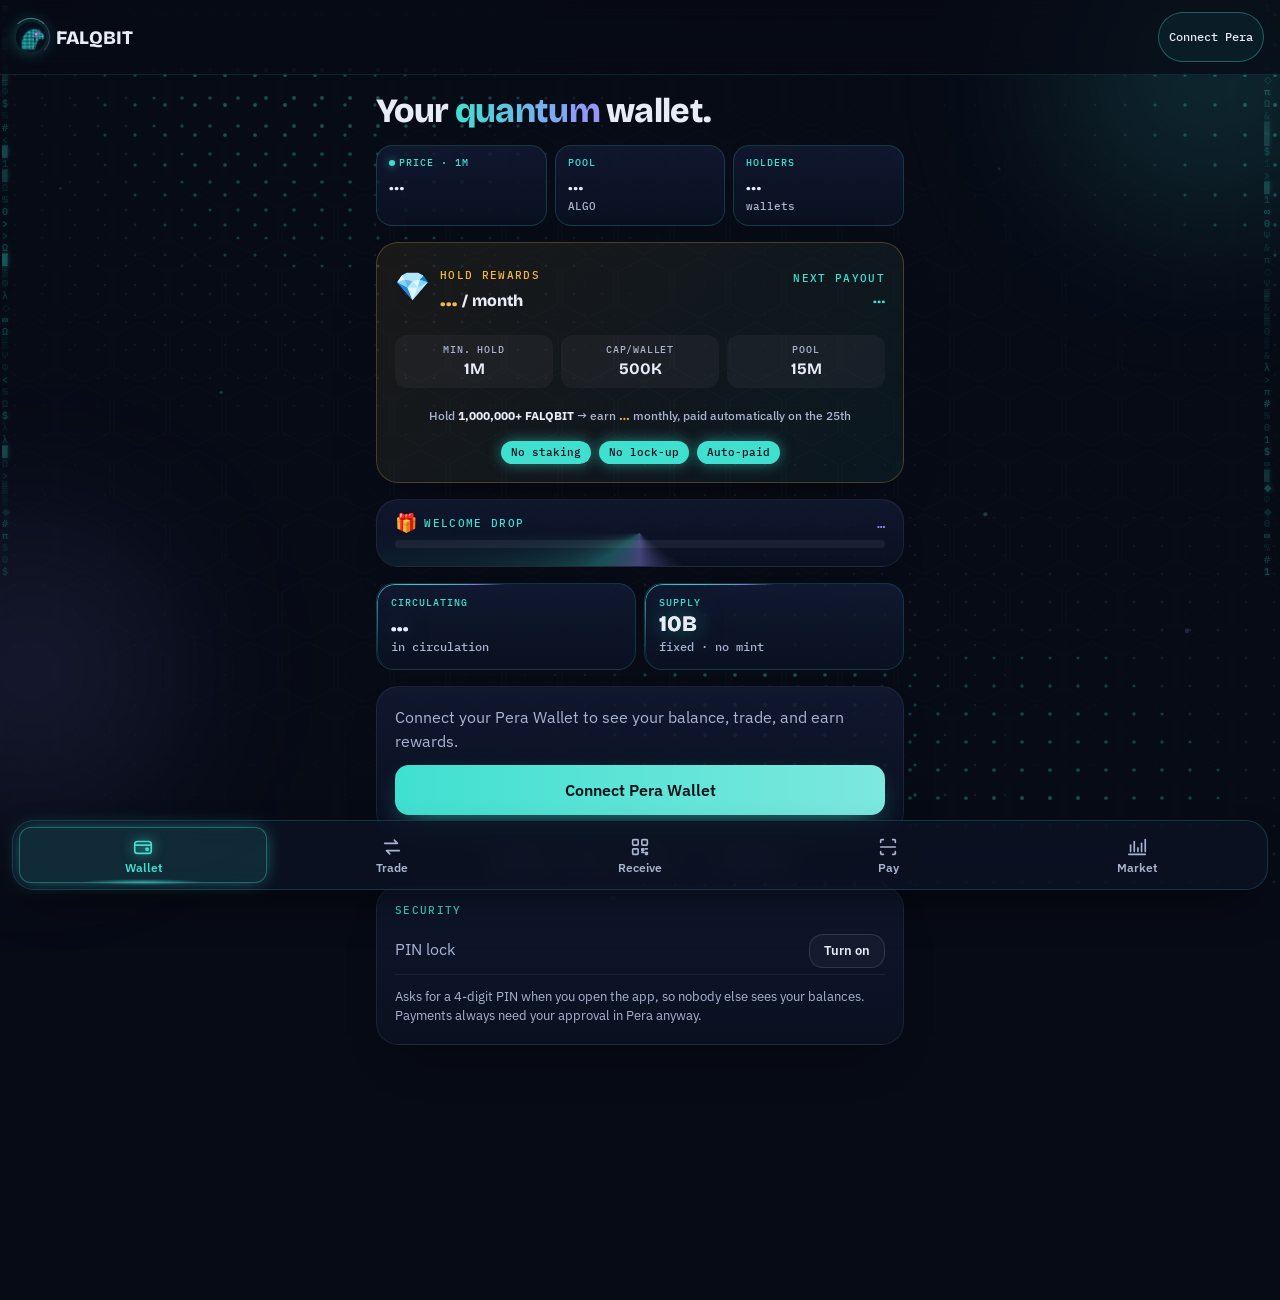
<file: app.html>
<!doctype html>
<html lang="en">
<head>
<meta charset="utf-8">
<meta name="viewport" content="width=device-width, initial-scale=1, viewport-fit=cover">
<title>FALQBIT App</title>
<meta name="theme-color" content="#0A0F1E">
<meta name="apple-mobile-web-app-capable" content="yes">
<meta name="apple-mobile-web-app-status-bar-style" content="black-translucent">
<meta name="apple-mobile-web-app-title" content="FALQBIT">
<link rel="manifest" href="./manifest.webmanifest">
<link rel="icon" type="image/png" href="./icon.png">
<link rel="apple-touch-icon" href="./app-icon-192.png">
<link rel="preconnect" href="https://fonts.googleapis.com">
<link rel="preconnect" href="https://fonts.gstatic.com" crossorigin>
<link rel="stylesheet" href="https://fonts.googleapis.com/css2?family=Bricolage+Grotesque:opsz,wght@12..96,700;12..96,800&family=IBM+Plex+Sans:wght@400;500;600&family=IBM+Plex+Mono:wght@500&display=swap">
<style>
/* Layout: phone-first single column; sticky header, content, fixed bottom tab bar. Single dark brand look. */
:root {
  --ground: #0A0F1E; --surface: #121A30; --raise: #18223E; --line: #24304F;
  --fg: #E8ECF6; --muted: #A9B4D0; --cyan: #3FE0D0; --violet: #9C90FF; --amber: #F5B942; --red: #FF7A7A;
  --display: "Bricolage Grotesque", "Segoe UI", system-ui, sans-serif;
  --body: "IBM Plex Sans", "Segoe UI", system-ui, sans-serif;
  --mono: "IBM Plex Mono", ui-monospace, Menlo, monospace;
  color-scheme: dark;
}
* { box-sizing: border-box; }
html, body { height: 100%; }
body { margin: 0; background: var(--ground); color: var(--fg); font: 400 16px/1.5 var(--body);
  background-image: radial-gradient(var(--line) 1.1px, transparent 1.2px); background-size: 22px 22px; }
body::before { content: ""; position: fixed; inset: 0 0 auto; height: env(safe-area-inset-top, 0px); z-index: 10; background: var(--ground); }
header { position: sticky; top: env(safe-area-inset-top, 0px); z-index: 5; display: flex; align-items: center; gap: 10px; justify-content: space-between;
  padding: 12px max(16px, env(safe-area-inset-right, 0px)) 12px max(16px, env(safe-area-inset-left, 0px));
  background: rgba(10,15,30,.85); backdrop-filter: blur(12px); -webkit-backdrop-filter: blur(12px); border-bottom: 1px solid var(--line); }
.brand { display: inline-flex; align-items: center; gap: 10px; font: 800 19px/1 var(--display); color: var(--fg); text-decoration: none; }
.brand img { width: 30px; height: 30px; border-radius: 50%; box-shadow: 0 0 16px rgba(63,224,208,.35); animation: logoPulse 3s ease-in-out infinite; }
@keyframes logoPulse { 0%, 100% { box-shadow: 0 0 16px rgba(63,224,208,.35), 0 0 0 0 rgba(63,224,208,0); } 50% { box-shadow: 0 0 22px rgba(63,224,208,.6), 0 0 0 4px rgba(63,224,208,.12); } }
.brand-wrap { position: relative; display: inline-flex; width: 30px; height: 30px; }
.brand-ring { position: absolute; inset: -4px; border-radius: 50%; border: 1px solid transparent; border-top-color: rgba(63,224,208,.6); border-right-color: rgba(156,144,255,.3); animation: brandOrbit 4s linear infinite; pointer-events: none; }
@keyframes brandOrbit { to { transform: rotate(360deg); } }
@media (prefers-reduced-motion: reduce) { .brand img, .brand-ring { animation: none; } }
.acct { font: 500 12px/1 var(--mono); color: var(--muted); border: 1px solid var(--line); border-radius: 999px; padding: 8px 10px; background: var(--surface); cursor: pointer; }
.acct.on { color: var(--fg); border-color: rgba(63,224,208,.5); }
main { max-width: 560px; margin: 0 auto; padding: 18px max(16px, env(safe-area-inset-right, 0px)) calc(110px + env(safe-area-inset-bottom, 0px)) max(16px, env(safe-area-inset-left, 0px)); display: flex; flex-direction: column; gap: 16px; }
h1 { font: 800 30px/1.05 var(--display); margin: 0; letter-spacing: -.02em; }
h1 em { font-style: normal; color: var(--cyan); }
.muted { color: var(--muted); }
.card { background: var(--surface); border: 1px solid var(--line); border-radius: 18px; padding: 18px; display: flex; flex-direction: column; gap: 12px; min-width: 0; }
.k { font: 500 11px/1 var(--mono); letter-spacing: .12em; text-transform: uppercase; color: var(--cyan); }
.big { font: 800 34px/1.05 var(--display); letter-spacing: -.02em; font-variant-numeric: tabular-nums; overflow-wrap: anywhere; }
.row { display: flex; justify-content: space-between; gap: 12px; align-items: baseline; }
.row span:last-child { font-variant-numeric: tabular-nums; text-align: right; }
.pill { display: inline-flex; align-items: center; gap: 6px; font: 500 12px/1 var(--mono); padding: 6px 10px; border-radius: 999px; align-self: flex-start; }
.pill.ok { background: var(--cyan); color: var(--ground); }
.pill.warn { border: 1px solid var(--amber); color: var(--amber); }
button, .btn { min-height: 50px; border: 0; border-radius: 14px; cursor: pointer; font: 600 16px/1 var(--body); padding: 0 18px; display: inline-flex; align-items: center; justify-content: center; gap: 8px; text-decoration: none; }
.primary { background: var(--cyan); color: var(--ground); }
.ghost { background: transparent; color: var(--fg); border: 1px solid var(--line); }
button:disabled { opacity: .45; cursor: not-allowed; }
button:focus-visible, a:focus-visible, input:focus-visible { outline: 2px solid var(--cyan); outline-offset: 3px; }
a { color: var(--cyan); }
label.f { display: flex; flex-direction: column; gap: 6px; font-size: 14px; color: var(--muted); }
input[type="text"], input[type="number"] { width: 100%; background: var(--ground); color: var(--fg); border: 1px solid var(--line); border-radius: 12px; padding: 14px; font: 500 18px/1.2 var(--mono); }
.seg { display: grid; grid-template-columns: 1fr 1fr; gap: 6px; background: var(--ground); border: 1px solid var(--line); border-radius: 14px; padding: 4px; }
.seg button { min-height: 42px; background: transparent; color: var(--muted); }
.seg button[aria-pressed="true"] { background: var(--raise); color: var(--fg); }
.quote { font-size: 14px; color: var(--muted); display: flex; flex-direction: column; gap: 4px; }
.quote b { color: var(--fg); font-weight: 600; }
.msg { font-size: 15px; padding: 14px; border-radius: 12px; border: 1px solid var(--line); background: var(--surface); overflow-wrap: anywhere; }
.msg.err { border-color: var(--red); color: var(--red); }
.msg.ok { border-color: var(--cyan); }
.qr { background: #fff; border-radius: 16px; padding: 14px; align-self: center; width: min(280px, 100%); }
.qr svg { display: block; width: 100%; height: auto; }
.addr { font: 500 13px/1.5 var(--mono); color: var(--muted); overflow-wrap: anywhere; text-align: center; }
video { width: 100%; border-radius: 14px; background: #000; aspect-ratio: 1; object-fit: cover; }
nav.tabs { position: fixed; inset: auto 0 0 0; z-index: 6; display: grid; grid-template-columns: repeat(5, 1fr);
  padding: 8px max(8px, env(safe-area-inset-right, 0px)) calc(8px + env(safe-area-inset-bottom, 0px)) max(8px, env(safe-area-inset-left, 0px));
  background: rgba(18,26,48,.92); backdrop-filter: blur(14px); -webkit-backdrop-filter: blur(14px); border-top: 1px solid var(--line); }
nav.tabs button { min-height: 56px; flex-direction: column; gap: 4px; background: transparent; color: var(--muted); font-size: 12px; border-radius: 12px; }
nav.tabs button svg { width: 22px; height: 22px; fill: none; stroke: currentColor; stroke-width: 1.8; stroke-linecap: round; stroke-linejoin: round; }
nav.tabs button[aria-selected="true"] { color: var(--cyan); background: rgba(63,224,208,.08); }
.fine { font-size: 13px; color: var(--muted); }
.install { border-style: dashed; }

/* ---- futuristic layer ---- */
[hidden] { display: none !important; }
body { background: #070B16; background-image: none; }
#lattice { position: fixed; inset: 0; width: 100%; height: 100%; z-index: 0; pointer-events: none; }
.glow1, .glow2 { position: fixed; z-index: 0; pointer-events: none; border-radius: 50%; filter: blur(90px); opacity: .5; }
.glow1 { width: 420px; height: 420px; top: -140px; right: -140px; background: radial-gradient(circle, rgba(63,224,208,.55), transparent 65%); }
.glow2 { width: 380px; height: 380px; bottom: 40px; left: -160px; background: radial-gradient(circle, rgba(156,144,255,.45), transparent 65%); }
header, main { position: relative; z-index: 2; }
header { background: rgba(7,11,22,.72); border-bottom: 1px solid rgba(63,224,208,.12); }
.acct { background: rgba(63,224,208,.06); border-color: rgba(63,224,208,.35); color: var(--fg); }
.acct.on::before { content: ""; display: inline-block; width: 7px; height: 7px; border-radius: 50%; background: var(--cyan); box-shadow: 0 0 8px var(--cyan); margin-right: 6px; vertical-align: 1px; }
h1 { font-size: 34px; }
h1 em { background: linear-gradient(90deg, var(--cyan), var(--violet)); -webkit-background-clip: text; background-clip: text; color: transparent; }
.card { background: linear-gradient(180deg, rgba(18,27,52,.82), rgba(11,17,34,.88)); border: 1px solid rgba(255,255,255,.07); border-radius: 22px; backdrop-filter: blur(12px); -webkit-backdrop-filter: blur(12px); box-shadow: 0 20px 50px -30px rgba(0,0,0,.8); }
#w-main { position: relative; overflow: hidden; border: 0; padding: 22px; background:
  radial-gradient(120% 140% at 100% 0%, rgba(63,224,208,.22), transparent 55%),
  radial-gradient(120% 140% at 0% 100%, rgba(156,144,255,.20), transparent 55%),
  linear-gradient(180deg, rgba(18,27,52,.95), rgba(10,15,30,.95));
  box-shadow: 0 0 0 1px rgba(63,224,208,.35), 0 24px 60px -24px rgba(63,224,208,.45); }
#w-main::after { content: ""; position: absolute; right: -30px; top: -30px; width: 150px; height: 150px; background: url(./icon.png) center/cover; opacity: .12; border-radius: 50%; }
#w-main .big { font-size: 42px; background: linear-gradient(90deg, #fff, #BFF7F1); -webkit-background-clip: text; background-clip: text; color: transparent; }
.row { padding: 6px 0; border-bottom: 1px solid rgba(255,255,255,.05); }
.row:last-child { border-bottom: 0; }
.row span:last-child { font-family: var(--mono); font-size: 14px; }
.primary { background: linear-gradient(90deg, #3FE0D0, #7DE8DE 50%, #3FE0D0); background-size: 200% 100%; color: #06121A; box-shadow: 0 12px 30px -12px rgba(63,224,208,.7); }
button.primary:disabled { background: #1A2440; color: #5B6788; box-shadow: none; opacity: 1; }
.ghost { background: rgba(255,255,255,.03); border-color: rgba(255,255,255,.12); }
input[type="text"], input[type="number"] { background: rgba(255,255,255,.035); border-color: rgba(255,255,255,.1); font-size: 22px; padding: 16px; }
input[type="text"] { font-size: 15px; }
input:focus { border-color: rgba(63,224,208,.6); box-shadow: 0 0 0 4px rgba(63,224,208,.08); outline: none; }
.seg { background: rgba(255,255,255,.04); border-color: rgba(255,255,255,.08); }
.seg button[aria-pressed="true"] { background: var(--cyan); color: #06121A; }
.qr { box-shadow: 0 0 0 6px rgba(63,224,208,.15), 0 0 40px rgba(63,224,208,.35); }
video { box-shadow: 0 0 0 2px rgba(63,224,208,.5), 0 0 40px rgba(63,224,208,.3); }
nav.tabs { z-index: 6; margin: 0 12px calc(10px + env(safe-area-inset-bottom, 0px)); inset: auto 0 0 0; border-radius: 22px; border: 1px solid rgba(63,224,208,.18);
  background: rgba(12,18,36,.78); padding: 6px; box-shadow: 0 20px 50px -20px rgba(0,0,0,.9); }
nav.tabs button[aria-selected="true"] { color: var(--cyan); background: rgba(63,224,208,.12); box-shadow: inset 0 0 0 1px rgba(63,224,208,.35), 0 0 18px -4px rgba(63,224,208,.6); }
nav.tabs button[aria-selected="true"] svg { filter: drop-shadow(0 0 6px rgba(63,224,208,.8)); }
main { padding-bottom: calc(130px + env(safe-area-inset-bottom, 0px)); }
.pill.ok { box-shadow: 0 0 14px rgba(63,224,208,.5); }
/* --- skeleton shimmer --- */
.skel { position: relative; overflow: hidden; color: transparent !important; background: rgba(255,255,255,.06); border-radius: 8px; pointer-events: none; user-select: none; }
.skel * { visibility: hidden; }
.skel::after { content: ""; position: absolute; inset: 0; background: linear-gradient(90deg, transparent 30%, rgba(255,255,255,.07) 50%, transparent 70%); background-size: 200% 100%; animation: shimmer 1.6s ease infinite; }
@keyframes shimmer { from { background-position: 200% 0; } to { background-position: -200% 0; } }

/* --- card press effect --- */
.card { transition: transform .12s ease, box-shadow .12s ease; }
.card:active { transform: scale(.985); box-shadow: 0 8px 24px -12px rgba(0,0,0,.6) !important; }

/* --- section transition (fade+slide) --- */
section[data-view] { will-change: opacity, transform; }

/* --- toast notification --- */
.toast { position: fixed; top: calc(env(safe-area-inset-top, 0px) + 72px); left: 50%; transform: translateX(-50%) translateY(-20px); z-index: 50;
  background: rgba(18,26,48,.92); backdrop-filter: blur(14px); -webkit-backdrop-filter: blur(14px);
  border: 1px solid rgba(63,224,208,.35); border-radius: 14px; padding: 10px 18px;
  font: 500 13px/1.3 var(--mono); color: var(--cyan); box-shadow: 0 12px 40px -12px rgba(0,0,0,.7);
  opacity: 0; pointer-events: none; transition: opacity .3s ease, transform .3s ease; white-space: nowrap; }
.toast.show { opacity: 1; transform: translateX(-50%) translateY(0); pointer-events: auto; }

/* --- tab bar sliding indicator --- */
nav.tabs { position: fixed; }
nav.tabs .tab-indicator { position: absolute; height: 3px; bottom: calc(env(safe-area-inset-bottom, 0px) + 4px); border-radius: 999px; background: var(--cyan); box-shadow: 0 0 12px rgba(63,224,208,.7); transition: left .3s cubic-bezier(.4,0,.2,1), width .3s cubic-bezier(.4,0,.2,1); pointer-events: none; }

/* --- reward history mini bars --- */
.rew-bar-row { display: flex; align-items: center; gap: 10px; }
.rew-bar-row .rew-bar { flex: 1; height: 6px; background: rgba(255,255,255,.06); border-radius: 999px; overflow: hidden; }
.rew-bar-row .rew-bar i { display: block; height: 100%; border-radius: 999px; background: linear-gradient(90deg, var(--amber), #FFD770); transition: width .6s ease; }

/* --- number change flash --- */
@keyframes numFlash { 0% { color: var(--cyan); text-shadow: 0 0 12px rgba(63,224,208,.5); } 100% { color: inherit; text-shadow: none; } }
.num-flash { animation: numFlash .6s ease; }

/* --- live stats pulse dot --- */
.live-dot { display: inline-block; width: 6px; height: 6px; border-radius: 50%; background: var(--cyan); box-shadow: 0 0 8px rgba(63,224,208,.7); animation: livePulse 2s ease infinite; margin-right: 4px; vertical-align: middle; }
@keyframes livePulse { 0%, 100% { opacity: 1; } 50% { opacity: .3; } }

@media (prefers-reduced-motion: no-preference) {
  .primary:not(:disabled) { animation: shine 3.5s linear infinite; }
  @keyframes shine { from { background-position: 200% 0; } to { background-position: -200% 0; } }
  section[data-view]:not([hidden]) > div { animation: rise .35s ease; }
  @keyframes rise { from { opacity: 0; transform: translateY(10px); } to { opacity: 1; transform: none; } }
}
@media (prefers-reduced-motion: reduce) {
  .skel::after { animation: none; }
  .card:active { transform: none; }
  .num-flash { animation: none; }
  .live-dot { animation: none; }
}

/* ---- app v4: live strip, drop, history, pair ---- */
.live { display: grid; grid-template-columns: repeat(3, minmax(0, 1fr)); gap: 8px; }
.live div { padding: 12px; border-radius: 16px; background: linear-gradient(180deg, rgba(18,27,52,.82), rgba(11,17,34,.88)); border: 1px solid rgba(63,224,208,.18); display: flex; flex-direction: column; gap: 4px; min-width: 0; position: relative; overflow: hidden; }
.live div::after { content: ""; position: absolute; left: -40%; top: 0; bottom: 0; width: 40%; background: linear-gradient(100deg, transparent, rgba(63,224,208,.12), transparent); animation: liveSweep 5s ease-in-out infinite; }
.live div:nth-child(2)::after { animation-delay: 1.2s; } .live div:nth-child(3)::after { animation-delay: 2.4s; }
@keyframes liveSweep { 0%, 60% { left: -40%; } 100% { left: 120%; } }
.live span { font: 500 10px/1 var(--mono); letter-spacing: .1em; text-transform: uppercase; color: var(--cyan); }
.live b { font: 700 20px/1.15 var(--display); color: var(--fg); overflow: hidden; text-overflow: ellipsis; white-space: nowrap; }
.live small { font: 500 11px/1.3 var(--mono); color: var(--muted); overflow: hidden; text-overflow: ellipsis; white-space: nowrap; }
.usd { font: 500 14px/1 var(--mono); color: var(--cyan); }
.drop { display: flex; flex-direction: column; gap: 4px; font-size: 15px; }
.drop b { font: 700 22px/1.2 var(--display); }
.drop .ok { color: var(--cyan); } .drop .wait { color: var(--amber); }
.bar { height: 8px; border-radius: 999px; background: rgba(255,255,255,.06); overflow: hidden; }
.bar i { display: block; height: 100%; width: 0; border-radius: 999px; background: linear-gradient(90deg, #1F9E94, #3FE0D0, #A9FFF6, #3FE0D0); background-size: 200% 100%; box-shadow: 0 0 12px rgba(63,224,208,.6); transition: width 1s ease; animation: barFlow2 2.6s linear infinite; }
@keyframes barFlow2 { from { background-position: 100% 0; } to { background-position: -100% 0; } }
.hist { list-style: none; margin: 0; padding: 0; display: flex; flex-direction: column; }
.hist li { display: grid; grid-template-columns: auto minmax(0, 1fr) auto; gap: 2px 12px; align-items: center; padding: 10px 0; border-bottom: 1px solid rgba(255,255,255,.05); font-size: 14px; }
.hist li:last-child { border-bottom: 0; }
.hist .ic { width: 30px; height: 30px; border-radius: 50%; display: grid; place-items: center; font: 700 14px/1 var(--mono); background: rgba(63,224,208,.12); color: var(--cyan); }
.hist .ic.out { background: rgba(240,110,120,.12); color: #F2A0A6; } .hist .ic.gift { background: rgba(156,144,255,.16); color: #B9B0FF; }
.hist .t { display: flex; flex-direction: column; min-width: 0; } .hist .t small { color: var(--muted); font: 500 11px/1.3 var(--mono); }
.hist .t a { color: var(--fg); text-decoration: none; overflow: hidden; text-overflow: ellipsis; white-space: nowrap; }
.hist .v { font: 600 13px/1 var(--mono); white-space: nowrap; } .hist .v.plus { color: var(--cyan); }
.links { display: flex; justify-content: center; gap: 18px; font-size: 13px; }
.links a { color: var(--muted); }
.seg.pair { margin-top: -4px; }
@media (prefers-reduced-motion: reduce) { .live div::after, .bar i { animation: none; } }

/* ---- app v5: dashboard + swap ---- */
.dash { display: grid; grid-template-columns: repeat(2, minmax(0, 1fr)); gap: 8px; }
.dc { position: relative; overflow: hidden; padding: 14px; border-radius: 18px; display: flex; flex-direction: column; gap: 4px; min-width: 0;
  background: linear-gradient(180deg, rgba(18,27,52,.85), rgba(11,17,34,.9)); border: 1px solid rgba(63,224,208,.16); }
.dc.wide { grid-column: span 2; }
.dc::before { content: ""; position: absolute; inset: 0; border-radius: inherit; padding: 1px; pointer-events: none;
  background: conic-gradient(from var(--ang, 0deg), transparent 0 70%, rgba(63,224,208,.9) 82%, rgba(156,144,255,.8) 90%, transparent 100%);
  -webkit-mask: linear-gradient(#000 0 0) content-box, linear-gradient(#000 0 0); -webkit-mask-composite: xor; mask-composite: exclude; animation: spinA 7s linear infinite; }
.dc:nth-child(2)::before { animation-delay: -1.4s; } .dc:nth-child(3)::before { animation-delay: -2.8s; } .dc:nth-child(4)::before { animation-delay: -4.2s; } .dc:nth-child(5)::before { animation-delay: -5.6s; }
@property --ang { syntax: "<angle>"; inherits: false; initial-value: 0deg; }
@keyframes spinA { to { --ang: 360deg; } }
@keyframes pulse-gift { 0%, 100% { transform: scale(1); } 50% { transform: scale(1.15); } }
.dc span { font: 500 10px/1 var(--mono); letter-spacing: .1em; text-transform: uppercase; color: var(--cyan); }
.dc b { font: 800 26px/1.1 var(--display); color: var(--fg); text-shadow: 0 0 22px rgba(63,224,208,.3); }
.dc.wide b { font-size: 32px; }
.dc small { font: 500 11.5px/1.3 var(--mono); color: var(--muted); }
.drop-bar { gap: 8px; padding: 12px 14px; }
.segs { display: flex; gap: 4px; height: 10px; }
.segs div { position: relative; border-radius: 6px; background: rgba(255,255,255,.06); overflow: hidden; }
.segs i { position: absolute; inset: 0 auto 0 0; border-radius: 6px; background: linear-gradient(90deg, #1F9E94, #3FE0D0, #A9FFF6, #3FE0D0); background-size: 200% 100%; animation: barFlow2 2.6s linear infinite; box-shadow: 0 0 10px rgba(63,224,208,.6); }
.paywith { display: flex; align-items: center; justify-content: space-between; gap: 12px; }
.paywith > span { font: 500 11px/1 var(--mono); letter-spacing: .1em; text-transform: uppercase; color: var(--muted); }
.paywith .seg { width: 170px; }
.leg { padding: 14px 16px; border-radius: 18px; background: rgba(255,255,255,.035); border: 1px solid rgba(255,255,255,.08); display: flex; flex-direction: column; gap: 8px; }
.leg.out { background: rgba(63,224,208,.05); border-color: rgba(63,224,208,.22); }
.leg-h { display: flex; justify-content: space-between; font: 500 12px/1 var(--mono); color: var(--muted); }
.leg-r { display: flex; align-items: center; gap: 10px; }
.leg-r input { flex: 1; min-width: 0; background: transparent !important; border: 0 !important; box-shadow: none !important; padding: 0 !important; font: 700 30px/1.2 var(--display) !important; color: var(--fg); }
.leg-r b { flex: 1; min-width: 0; font: 700 30px/1.2 var(--display); color: var(--fg); overflow: hidden; text-overflow: ellipsis; }
.leg-r b.dim { color: var(--muted); }
.tok { display: inline-flex; align-items: center; gap: 7px; padding: 7px 12px 7px 7px; border-radius: 999px; background: rgba(255,255,255,.06); border: 1px solid rgba(255,255,255,.1); font: 600 14px/1 var(--mono); white-space: nowrap; }
.tok i { width: 24px; height: 24px; border-radius: 50%; display: grid; place-items: center; font-style: normal; font: 700 12px/1 var(--mono); }
.tok i.fq { background: url(./icon.png) center/cover; box-shadow: 0 0 10px rgba(63,224,208,.6); }
.tok i.al { background: #E8ECF6; color: #0A0F1E; } .tok i.us { background: #3B7DD8; color: #fff; }
.flip { align-self: center; margin: -18px 0; z-index: 2; width: 44px; height: 44px; border-radius: 14px; border: 1px solid rgba(63,224,208,.5); background: #0E1630; color: var(--cyan); font-size: 20px; cursor: pointer; box-shadow: 0 0 18px -4px rgba(63,224,208,.8); transition: transform .35s ease; }
.flip.spin { transform: rotate(180deg); }
@media (prefers-reduced-motion: reduce) { .dc::before, .segs i { animation: none; } }
.leg-r input::-webkit-outer-spin-button, .leg-r input::-webkit-inner-spin-button { -webkit-appearance: none; margin: 0; }
.leg-r input { -moz-appearance: textfield; }

/* ---- PIN lock ---- */
.lock { position: fixed; inset: 0; z-index: 50; display: grid; place-items: center; padding: 24px; background: radial-gradient(80% 60% at 50% 0%, rgba(63,224,208,.18), transparent 70%), rgba(7,11,22,.97); backdrop-filter: blur(18px); -webkit-backdrop-filter: blur(18px); }
.lock-in { width: min(100%, 320px); display: flex; flex-direction: column; align-items: center; gap: 12px; text-align: center; }
.lock-in img { border-radius: 50%; box-shadow: 0 0 0 2px rgba(63,224,208,.5), 0 0 40px rgba(63,224,208,.5); }
.lock-in h2 { margin: 6px 0 0; font: 800 26px/1.1 var(--display); }
.lock-in p { margin: 0; min-height: 20px; }
.dots { display: flex; gap: 16px; margin: 10px 0 8px; }
.dots i { width: 14px; height: 14px; border-radius: 50%; border: 2px solid rgba(63,224,208,.6); transition: background .15s, box-shadow .15s; }
.dots i.on { background: var(--cyan); box-shadow: 0 0 12px var(--cyan); }
.dots.shake { animation: shake .4s; }
@keyframes shake { 20%, 60% { transform: translateX(-8px); } 40%, 80% { transform: translateX(8px); } }
.pad { display: grid; grid-template-columns: repeat(3, 1fr); gap: 12px; width: 100%; }
.pad button { height: 64px; border-radius: 20px; border: 1px solid rgba(63,224,208,.18); background: rgba(255,255,255,.04); color: var(--fg); font: 600 26px/1 var(--display); cursor: pointer; }
.pad button:active { background: rgba(63,224,208,.18); }
.pad button.sm { font: 600 14px/1 var(--body); color: var(--muted); }
.forgot { background: none; border: 0; color: var(--muted); font-size: 13px; text-decoration: underline; cursor: pointer; margin-top: 6px; }
button.sm { min-height: 34px !important; padding: 0 14px !important; font-size: 13px !important; }
html.locked main, html.locked header, html.locked nav.tabs { visibility: hidden; }

/* ---- Market tab ---- */
.mc { display: flex; flex-direction: column; gap: 4px; padding: 14px; border-radius: 18px; background: linear-gradient(180deg, rgba(18,27,52,.85), rgba(11,17,34,.9)); border: 1px solid rgba(63,224,208,.16); }
.mc span.k { font: 500 10px/1 var(--mono); letter-spacing: .1em; text-transform: uppercase; color: var(--cyan); }
.mc b { font: 800 24px/1.1 var(--display); color: var(--fg); text-shadow: 0 0 18px rgba(63,224,208,.2); }
.mc small { font: 500 11.5px/1.3 var(--mono); color: var(--muted); }
.m-grid { display: grid; grid-template-columns: repeat(2, minmax(0, 1fr)); gap: 8px; }
.m-chart { border-radius: 18px; overflow: hidden; background: linear-gradient(180deg, rgba(18,27,52,.85), rgba(11,17,34,.9)); border: 1px solid rgba(63,224,208,.16); padding: 14px; }
.m-chart-head { display: flex; justify-content: space-between; align-items: flex-start; gap: 8px; margin-bottom: 10px; flex-wrap: wrap; }
.m-chart-head .val { display: flex; flex-direction: column; gap: 2px; }
.m-chart-head .val b { font: 800 28px/1.1 var(--display); }
.m-chart-head .val small { font: 500 11px/1 var(--mono); color: var(--muted); }
.m-tabs { display: flex; gap: 4px; }
.m-tabs button { min-height: 30px; padding: 0 10px; border-radius: 8px; font: 500 12px/1 var(--mono); border: 1px solid rgba(255,255,255,.08); background: transparent; color: var(--muted); cursor: pointer; }
.m-tabs button.active { background: rgba(63,224,208,.15); color: var(--cyan); border-color: rgba(63,224,208,.4); }
.m-plot { position: relative; }
.m-plot svg { display: block; width: 100%; height: auto; }
.m-plot svg .grid { stroke: rgba(255,255,255,.06); stroke-width: 0.5; }
.m-plot svg .line { fill: none; stroke: #3FE0D0; stroke-width: 2.5; stroke-linecap: round; stroke-linejoin: round; }
.m-plot svg .area { fill: url(#mc-grad); }
.m-plot svg .axlbl { fill: #6B7BA6; font: 500 11px/1 var(--mono); }
.m-plot svg .barV { fill: rgba(63,224,208,.25); rx: 1; }
.m-plot svg .pt { fill: #3FE0D0; opacity: 0; } .m-plot svg .pt.hot { opacity: 1; }
.m-empty { text-align: center; padding: 40px 12px; color: var(--muted); font-size: 14px; }
.m-tip { position: absolute; background: var(--surface); border: 1px solid rgba(63,224,208,.35); border-radius: 10px; padding: 8px 10px; font: 500 12px/1.4 var(--mono); pointer-events: none; z-index: 3; transform: translate(-50%, -100%); white-space: nowrap; }
.m-tip b { font: 700 14px/1.2 var(--display); display: block; }
.m-tip small { color: var(--muted); }
.up { color: #3FE0D0; } .down { color: #FF7A7A; }
.supply-bars { display: flex; flex-direction: column; gap: 8px; }
.supply-bar { display: flex; flex-direction: column; gap: 4px; }
.supply-bar .label { display: flex; justify-content: space-between; font: 500 12px/1 var(--mono); }
.supply-bar .label span:last-child { color: var(--muted); }
.supply-bar .track { height: 8px; border-radius: 999px; background: rgba(255,255,255,.06); overflow: hidden; }
.supply-bar .fill { height: 100%; border-radius: 999px; transition: width 1s ease; }
.fill.cyan { background: linear-gradient(90deg, #1F9E94, #3FE0D0); }
.fill.violet { background: linear-gradient(90deg, #6B5BCD, #9C90FF); }
.fill.amber { background: linear-gradient(90deg, #C98B20, #F5B942); }
.fill.teal { background: linear-gradient(90deg, #15665F, #1F8F86); }
.m-act { list-style: none; margin: 0; padding: 0; }
.m-act li { display: flex; justify-content: space-between; align-items: center; padding: 8px 0; border-bottom: 1px solid rgba(255,255,255,.05); font-size: 13px; }
.m-act li:last-child { border-bottom: 0; }
.m-act .day { font: 500 12px/1 var(--mono); color: var(--muted); min-width: 52px; }
.m-act .bars { display: flex; gap: 4px; flex: 1; margin: 0 10px; }
.m-act .bars span { height: 16px; border-radius: 4px; min-width: 2px; }
.m-act .b-buy { background: rgba(63,224,208,.5); }
.m-act .b-sell { background: rgba(255,122,122,.5); }
.m-act .b-unlock { background: rgba(156,144,255,.5); }
.m-act .cnt { font: 500 11px/1 var(--mono); color: var(--muted); min-width: 30px; text-align: right; }
/* recent trades feed */
.tf-list { list-style: none; margin: 0; padding: 0; max-height: 380px; overflow-y: auto; }
.tf-list li { display: grid; grid-template-columns: 48px 1fr auto; gap: 8px; align-items: center; padding: 10px 0; border-bottom: 1px solid rgba(255,255,255,.05); font-size: 13px; }
.tf-list li:last-child { border-bottom: 0; }
.tf-badge { font: 600 11px/1 var(--mono); letter-spacing: .06em; text-transform: uppercase; padding: 4px 8px; border-radius: 6px; text-align: center; }
.tf-badge.buy { background: rgba(63,224,208,.15); color: #3FE0D0; }
.tf-badge.sell { background: rgba(156,144,255,.15); color: #9C90FF; }
.tf-mid { display: flex; flex-direction: column; gap: 2px; min-width: 0; overflow: hidden; }
.tf-mid .tf-amounts { font-size: 12px; color: var(--muted); white-space: nowrap; text-overflow: ellipsis; overflow: hidden; }
.tf-mid .tf-amounts b { color: var(--fg); font-weight: 600; }
.tf-mid .tf-addr { font: 500 12px/1 var(--mono); color: var(--muted); }
.tf-right { text-align: right; white-space: nowrap; font-size: 11px; color: var(--muted); }
/* top holders in app */
.th-list { list-style: none; margin: 0; padding: 0; counter-reset: rank; }
.th-list li { display: grid; grid-template-columns: 24px 1fr auto; gap: 8px; align-items: center; padding: 10px 0; border-bottom: 1px solid rgba(255,255,255,.05); font-size: 13px; }
.th-list li:last-child { border-bottom: 0; }
.th-list .rk { font: 700 12px/1 var(--mono); color: var(--muted); text-align: center; }
.th-list .rk.m1 { color: #FFD700; } .th-list .rk.m2 { color: #C0C0C0; } .th-list .rk.m3 { color: #CD7F32; }
.th-list .who { display: flex; flex-direction: column; gap: 2px; min-width: 0; overflow: hidden; }
.th-list .who a { font: 500 12px/1 var(--mono); color: var(--cyan); text-decoration: none; white-space: nowrap; overflow: hidden; text-overflow: ellipsis; }
.th-list .who small { font-size: 11px; color: var(--muted); }
.th-list .val { text-align: right; font: 600 12px/1 var(--mono); white-space: nowrap; }
.th-list .proj-tag { font: 500 10px/1 var(--mono); background: rgba(156,144,255,.15); color: #9C90FF; padding: 2px 6px; border-radius: 4px; margin-left: 6px; }

/* ===== FUTURISTIC LAYER v2 ===== */

/* --- scan line overlay --- */
body::after {
  content: ""; position: fixed; inset: 0; z-index: 999; pointer-events: none;
  background: repeating-linear-gradient(
    0deg,
    transparent,
    transparent 2px,
    rgba(63,224,208,.015) 2px,
    rgba(63,224,208,.015) 4px
  );
  mix-blend-mode: screen;
}

/* --- particle canvas --- */
#particles { position: fixed; inset: 0; z-index: 1; pointer-events: none; }

/* --- swipe container --- */
.swipe-track {
  display: flex; flex-wrap: nowrap; width: 500%;
  transition: transform .35s cubic-bezier(.4,0,.2,1);
  will-change: transform;
  min-height: 0;
}
.swipe-track.dragging { transition: none; }
.swipe-track > section[data-view] {
  width: 100%; flex: 0 0 100%; min-width: 0;
  display: flex !important; flex-direction: column; gap: 16px;
}
.swipe-track > section[data-view][hidden] { visibility: hidden; height: 0; overflow: hidden; }
.swipe-track > section[data-view]:not([hidden]) { visibility: visible; height: auto; overflow: visible; }

/* --- swipe hint arrows --- */
.swipe-hint {
  position: fixed; top: 50%; left: 0; right: 0; z-index: 40; pointer-events: none;
  display: flex; justify-content: space-between; padding: 0 8px;
  opacity: 0; animation: hintFade 3s ease-in-out 1.5s 1 forwards;
}
.swipe-hint.gone { display: none; }
.swipe-hint span {
  font-size: 28px; color: var(--cyan); opacity: .5;
  animation: hintBounce 1.2s ease-in-out infinite alternate;
  filter: drop-shadow(0 0 8px rgba(63,224,208,.6));
}
.swipe-hint span:last-child { animation-delay: .3s; }
@keyframes hintFade { 0% { opacity: 0; } 20% { opacity: 1; } 80% { opacity: 1; } 100% { opacity: 0; } }
@keyframes hintBounce { 0% { transform: translateX(0); } 100% { transform: translateX(6px); } }
.swipe-hint span:first-child { animation-name: hintBounceL; }
@keyframes hintBounceL { 0% { transform: translateX(0); } 100% { transform: translateX(-6px); } }

/* --- glowing active tab pulse --- */
nav.tabs button[aria-selected="true"]::after {
  content: ""; position: absolute; bottom: -2px; left: 25%; right: 25%; height: 6px;
  background: radial-gradient(ellipse, rgba(63,224,208,.6), transparent 70%);
  animation: tabGlow 2s ease-in-out infinite;
  pointer-events: none;
}
@keyframes tabGlow { 0%, 100% { opacity: .4; } 50% { opacity: .9; } }
nav.tabs button { position: relative; }

/* --- pull to refresh --- */
.ptr-spinner {
  position: fixed; top: calc(env(safe-area-inset-top, 0px) + 50px); left: 50%; z-index: 30;
  transform: translateX(-50%) translateY(-60px) scale(.7);
  width: 42px; height: 42px; border-radius: 50%;
  border: 3px solid rgba(63,224,208,.2); border-top-color: var(--cyan);
  opacity: 0; transition: transform .3s ease, opacity .3s ease;
  pointer-events: none;
}
.ptr-spinner.pulling { opacity: 1; transform: translateX(-50%) translateY(0) scale(1); }
.ptr-spinner.refreshing { opacity: 1; transform: translateX(-50%) translateY(0) scale(1); animation: spin .8s linear infinite; }
@keyframes spin { to { transform: translateX(-50%) translateY(0) scale(1) rotate(360deg); } }

/* --- animated number counter --- */
.counting { transition: none; }

/* --- haptic micro-animations --- */
button:active:not(:disabled), .btn:active { transform: scale(.94); }
button { transition: transform .1s ease; }
.success-pop { animation: successPop .5s ease; }
@keyframes successPop { 0% { transform: scale(1); } 30% { transform: scale(1.08); } 60% { transform: scale(.96); } 100% { transform: scale(1); } }

/* --- card swipe-to-reveal (history items) --- */
.hist li { position: relative; overflow: hidden; }
.hist li .reveal-action {
  position: absolute; right: 0; top: 0; bottom: 0; width: 70px;
  display: grid; place-items: center;
  background: linear-gradient(90deg, transparent, rgba(63,224,208,.15));
  color: var(--cyan); font: 500 11px/1 var(--mono); text-transform: uppercase; letter-spacing: .08em;
  opacity: 0; transform: translateX(70px);
  transition: opacity .2s, transform .2s;
  pointer-events: none;
}
.hist li.swiped .reveal-action { opacity: 1; transform: translateX(0); }

@media (prefers-reduced-motion: reduce) {
  .swipe-track { transition: none; }
  .swipe-hint { animation: none; display: none; }
  .ptr-spinner { animation: none; }
  nav.tabs button[aria-selected="true"]::after { animation: none; }
  body::after { display: none; }
}
</style>
<link rel="stylesheet" href="./fxu.css">
</head>
<body>
<script>try { if (localStorage.getItem("fq-pin-v1")) document.documentElement.classList.add("locked"); } catch (e) {}</script>
<canvas id="lattice" aria-hidden="true"></canvas>
<canvas id="particles" aria-hidden="true"></canvas>
<div class="ptr-spinner" id="ptr"></div>
<div class="swipe-hint" id="swipe-hint"><span>‹</span><span>›</span></div>
<div class="glow1"></div><div class="glow2"></div>
<script>
(function () {
  var cv = document.getElementById("lattice"), ctx = cv.getContext("2d"), W, H, dpr, t = 0;
  var still = window.matchMedia && matchMedia("(prefers-reduced-motion: reduce)").matches;
  function size() { dpr = Math.min(2, window.devicePixelRatio || 1); W = cv.width = innerWidth * dpr; H = cv.height = innerHeight * dpr; }
  function draw() {
    ctx.clearRect(0, 0, W, H); var gap = 30 * dpr;
    for (var y = gap / 2; y < H; y += gap) for (var x = gap / 2; x < W; x += gap) {
      var w = Math.sin(x * 0.006 + t) * Math.cos(y * 0.004 - t * 0.8), a = 0.07 + Math.max(0, w) * 0.3;
      ctx.fillStyle = w > 0.55 ? "rgba(63,224,208," + a + ")" : "rgba(120,140,190," + a * 0.7 + ")";
      ctx.beginPath(); ctx.arc(x, y, (0.9 + Math.max(0, w) * 1.1) * dpr, 0, 6.283); ctx.fill();
    }
    t += 0.006; if (!still) requestAnimationFrame(draw);
  }
  size(); addEventListener("resize", function () { size(); if (still) draw(); }); draw();
})();
</script>
<header>
  <a class="brand" href="./"><span class="brand-wrap"><img src="./icon.png" alt="" width="30" height="30"><span class="brand-ring"></span></span>FALQBIT</a>
  <button class="acct" id="acct" type="button">Connect Pera</button>
</header>

<main>
  <!-- WALLET -->
  <section id="v-wallet" data-view>
    <div style="display:flex;flex-direction:column;gap:16px">
      <h1>Your <em>quantum</em> wallet.</h1>
      <!-- LIVE STATS — always visible -->
      <div class="live">
        <div><span><i class="live-dot"></i>Price · 1M</span><b id="l-price">…</b><small id="l-usd"></small></div>
        <div><span>Pool</span><b id="l-pool">…</b><small>ALGO</small></div>
        <div><span>Holders</span><b id="l-holders">…</b><small>wallets</small></div>
      </div>

      <!-- REWARDS INFO — always visible, no wallet needed -->
      <div class="card" id="w-rew-public" style="background:linear-gradient(135deg,rgba(245,185,66,.08),rgba(63,224,208,.06));border-color:rgba(245,185,66,.25)">
        <div style="display:flex;align-items:center;gap:10px;margin-bottom:4px">
          <span style="font-size:28px">💎</span>
          <div>
            <span class="k" style="color:var(--amber)">Hold Rewards</span>
            <div style="font:800 22px/1.1 var(--display);margin-top:2px"><span id="l-rate" style="color:var(--amber)">…</span> <span style="color:var(--fg);font-size:16px">/ month</span></div>
          </div>
          <div style="margin-left:auto;text-align:right">
            <span class="k">Next payout</span>
            <div style="font:700 16px/1.2 var(--display);color:var(--cyan)" id="l-payday">…</div>
          </div>
        </div>
        <div style="display:grid;grid-template-columns:1fr 1fr 1fr;gap:8px;margin-top:8px">
          <div style="text-align:center;padding:10px 4px;background:rgba(255,255,255,.04);border-radius:12px">
            <div style="font:500 10px/1 var(--mono);color:var(--muted);text-transform:uppercase;letter-spacing:.08em">Min. Hold</div>
            <div style="font:700 16px/1.2 var(--display);color:var(--fg);margin-top:4px">1M</div>
          </div>
          <div style="text-align:center;padding:10px 4px;background:rgba(255,255,255,.04);border-radius:12px">
            <div style="font:500 10px/1 var(--mono);color:var(--muted);text-transform:uppercase;letter-spacing:.08em">Cap/Wallet</div>
            <div style="font:700 16px/1.2 var(--display);color:var(--fg);margin-top:4px">500K</div>
          </div>
          <div style="text-align:center;padding:10px 4px;background:rgba(255,255,255,.04);border-radius:12px">
            <div style="font:500 10px/1 var(--mono);color:var(--muted);text-transform:uppercase;letter-spacing:.08em">Pool</div>
            <div style="font:700 16px/1.2 var(--display);color:var(--fg);margin-top:4px">15M</div>
          </div>
        </div>
        <div style="font:500 12px/1.4 var(--body);color:var(--muted);margin-top:8px;text-align:center">
          Hold <b style="color:var(--fg)">1,000,000+ FALQBIT</b> → earn <b style="color:var(--amber)" id="l-rate2">…</b> monthly, paid automatically on the 25th
        </div>
        <div style="display:flex;gap:8px;margin-top:4px;justify-content:center">
          <span class="pill ok" style="font-size:11px">No staking</span>
          <span class="pill ok" style="font-size:11px">No lock-up</span>
          <span class="pill ok" style="font-size:11px">Auto-paid</span>
        </div>
      </div>

      <!-- WELCOME DROP — always visible -->
      <div class="card" style="padding:14px 18px;position:relative;overflow:hidden">
        <div style="position:absolute;inset:-1px;border-radius:13px;z-index:0;background:conic-gradient(from var(--ang),transparent 35%,rgba(156,144,255,.4) 50%,rgba(63,224,208,.3) 65%,transparent 75%);animation:spinA 8s linear infinite;pointer-events:none"></div>
        <div style="position:relative;z-index:1">
          <div style="display:flex;align-items:center;justify-content:space-between">
            <span class="k" style="display:flex;align-items:center;gap:6px"><span style="font-size:18px;animation:pulse-gift 2s ease infinite">🎁</span> Welcome Drop</span>
            <span style="font:700 14px/1 var(--mono);color:var(--violet)" id="l-drop">…</span>
          </div>
          <div class="bar" style="margin:8px 0 4px"><i id="l-drop-bar" style="background:linear-gradient(90deg,var(--violet),var(--cyan));box-shadow:0 0 8px rgba(63,224,208,.3)"></i></div>
          <small id="l-drop-info" class="fine"></small>
          <div id="l-drop-track" style="display:none;margin-top:10px;padding-top:10px;border-top:1px solid var(--line)">
            <div style="display:flex;gap:6px;flex-wrap:wrap;align-items:center">
              <span class="pill ok" style="font-size:11px" id="l-tk-kept">…</span>
              <span class="pill" style="font-size:11px;background:rgba(245,185,66,.12);color:var(--amber);border-color:rgba(245,185,66,.25)" id="l-tk-part">…</span>
              <span class="pill" style="font-size:11px;background:rgba(255,122,122,.1);color:var(--red);border-color:rgba(255,122,122,.2)" id="l-tk-sold">…</span>
            </div>
            <div style="display:flex;gap:8px;margin-top:6px;align-items:center">
              <small><a href="./rewards.html" style="color:var(--cyan);text-decoration:none">View full list →</a></small>
              <small><a href="./calculator.html" style="color:var(--muted);text-decoration:none">Calculator →</a></small>
            </div>
          </div>
        </div>
      </div>

      <!-- CIRCULATING -->
      <div style="display:grid;grid-template-columns:1fr 1fr;gap:8px">
        <div class="dc"><span>Circulating</span><b id="l-circ" style="font-size:22px">…</b><small id="l-circ-s">in circulation</small></div>
        <div class="dc"><span>Supply</span><b style="font-size:22px">10B</b><small>fixed · no mint</small></div>
      </div>

      <!-- CONNECT / WALLET -->
      <div class="card" id="w-empty">
        <p class="muted" style="margin:0">Connect your Pera Wallet to see your balance, trade, and earn rewards.</p>
        <button class="primary" id="w-connect" type="button">Connect Pera Wallet</button>
      </div>
      <div class="card" id="w-main" hidden>
        <span class="k">FALQBIT balance</span>
        <span class="big" id="w-fq">…</span>
        <span class="muted" id="w-fq-algo">…</span>
        <span class="usd" id="w-usd"></span>
        <span class="pill" id="w-status">…</span>
        <a class="btn ghost" id="w-unlock" href="./unlock.html?net=mainnet" hidden>Unlock this account</a>
      </div>
      <div class="card" id="w-more" hidden>
        <div class="row"><span class="muted">ALGO</span><span id="w-algo">…</span></div>
        <div class="row"><span class="muted">Price</span><span id="w-price">…</span></div>
      </div>
      <!-- Personal rewards (only when connected) -->
      <div class="card" id="w-rewards" hidden style="border-color:rgba(245,185,66,.25)">
        <span class="k" style="color:var(--amber)">💎 Your Rewards</span>
        <div id="w-rew-status"></div>
        <div class="row"><span class="muted">Your balance</span><span id="w-rew-bal">…</span></div>
        <div class="row"><span class="muted">Current rate</span><span id="w-rew-rate">…</span></div>
        <div class="row"><span class="muted">Est. this month</span><span id="w-reward" style="color:var(--amber);font-weight:700">…</span></div>
        <div class="bar" aria-hidden="true" style="margin-top:4px"><i id="w-rew-bar"></i></div>
        <span class="fine" id="w-rew-fine"></span>
      </div>
      <div class="card" id="w-drop" hidden>
        <span class="k">Welcome drop</span>
        <div class="drop" id="w-drop-body">…</div>
        <div class="bar" aria-hidden="true"><i id="w-drop-bar"></i></div>
        <span class="fine" id="w-drop-fine"></span>
      </div>
      <!-- Reward History -->
      <div class="card" id="w-rew-hist" hidden>
        <span class="k" style="color:var(--amber)">📜 Reward History</span>
        <ul class="hist" id="w-rew-hist-list"><li class="muted">Loading…</li></ul>
        <div style="margin-top:8px;display:flex;gap:12px;align-items:center" id="w-rew-totals">
          <span class="fine" id="w-rew-total"></span>
          <a href="./calculator.html" class="fine" style="color:var(--cyan);text-decoration:none;margin-left:auto">Calculator →</a>
        </div>
      </div>
      <!-- Referral program -->
      <div class="card ref-card" id="w-ref" hidden>
        <svg width="0" height="0" aria-hidden="true"><defs><linearGradient id="rg2" x1="0" y1="0" x2="1" y2="1"><stop offset="0" stop-color="#3FE0D0"/><stop offset="1" stop-color="#9C90FF"/></linearGradient></defs></svg>

        <div class="ref-hero">
          <span class="k" style="color:var(--cyan)">🎁 REFERRAL PROGRAM</span>
          <div class="ref-badges">
            <span class="ref-pill"><b>250K</b><span>to you</span></span>
            <span class="ref-plus">+</span>
            <span class="ref-pill"><b>250K</b><span>to friend</span></span>
          </div>
          <p class="ref-tag">Both sides win equally · verified on-chain</p>
        </div>

        <!-- state A: not connected -->
        <div id="w-ref-body" class="ref-empty" style="display:none"></div>

        <!-- state B: connected -->
        <div id="w-ref-mine" hidden>
          <!-- your invite link -->
          <div class="ref-sub">
            <div class="ref-sub-k">Your invite link</div>
            <div class="ref-linkrow">
              <code id="w-ref-link"></code>
              <button class="ghost sm" id="w-ref-copy" type="button">Copy</button>
            </div>
            <div id="w-ref-elig" class="ref-elig"></div>
          </div>

          <!-- your referrer stats -->
          <div class="ref-sub">
            <div class="ref-sub-k">Your invites</div>
            <div class="ref-stats">
              <div class="rstat rstat-cyan"><b id="w-ref-n1">0</b><span>invited</span></div>
              <div class="rstat rstat-amber"><b id="w-ref-n2">0</b><span>qualifying</span></div>
              <div class="rstat rstat-green"><b id="w-ref-n3">0</b><span>paid</span></div>
            </div>
            <div class="ref-progwrap">
              <div class="bar" aria-hidden="true"><i id="w-ref-bar" style="width:0%"></i></div>
              <span class="fine" id="w-ref-cap"></span>
            </div>
            <ul id="w-ref-list"></ul>
          </div>

          <!-- you as a friend (if applicable) -->
          <div class="ref-sub" id="w-ref-asfriend" hidden>
            <div class="ref-sub-k">You were invited</div>
            <div class="ref-friend" id="w-ref-friend-body"></div>
          </div>
        </div>

        <!-- program-wide footer -->
        <div class="ref-foot">
          <div class="ref-foot-row"><span>Spots left</span><b id="w-ref-spots">…</b></div>
          <div class="ref-foot-row"><span>Next payout</span><b class="tick" id="w-ref-fri">Friday · …</b></div>
          <a href="./referrals.html" class="ref-link">Full rules · leaderboard · audit any wallet →</a>
        </div>
      </div>
      <style>
        /* ---- referral card ---- */
        .ref-card{border-color:rgba(63,224,208,.28)!important;position:relative;overflow:hidden}
        .ref-card::before{content:"";position:absolute;inset:-2px -2px auto -2px;height:3px;background:linear-gradient(90deg,var(--cyan),var(--violet),var(--cyan));background-size:200% 100%;animation:refflow 4s linear infinite;border-radius:10px 10px 0 0;opacity:.7}
        @keyframes refflow{to{background-position:200% 0}}
        .ref-hero{text-align:center;padding:4px 0 6px}
        .ref-badges{display:inline-flex;align-items:center;gap:10px;margin:8px 0 4px}
        .ref-pill{display:inline-flex;flex-direction:column;align-items:center;background:var(--ground);border:1px solid var(--line);border-radius:10px;padding:8px 14px;min-width:84px}
        .ref-pill b{font:800 20px/1 var(--display);background:linear-gradient(100deg,#3FE0D0,#9C90FF);-webkit-background-clip:text;background-clip:text;color:transparent;letter-spacing:-.01em}
        .ref-pill span{font-size:9px;letter-spacing:.14em;text-transform:uppercase;color:var(--muted);margin-top:4px}
        .ref-plus{color:var(--muted);font:700 18px/1 var(--display)}
        .ref-tag{font-size:11.5px;color:var(--muted);margin:2px 0 0;letter-spacing:.02em}
        .ref-sub{margin-top:14px;padding-top:14px;border-top:1px solid var(--line)}
        .ref-sub-k{font:500 10px/1 var(--mono);letter-spacing:.18em;text-transform:uppercase;color:var(--cyan);margin-bottom:8px}
        .ref-linkrow{display:flex;gap:8px;align-items:center}
        .ref-linkrow code{flex:1;min-width:0;background:var(--ground);border:1px solid var(--line);border-radius:9px;padding:10px 11px;font:500 11.5px/1.4 var(--mono);color:var(--cyan);overflow-wrap:anywhere}
        .ref-elig{font-size:11px;margin-top:8px;padding:8px 10px;border-radius:8px;background:var(--ground);border:1px solid var(--line);line-height:1.5}
        .ref-elig.ok{color:var(--cyan);border-color:rgba(63,224,208,.35)}
        .ref-elig.warn{color:var(--amber);border-color:rgba(245,185,66,.3)}
        .ref-stats{display:grid;grid-template-columns:repeat(3,1fr);gap:8px}
        .rstat{background:var(--ground);border:1px solid var(--line);border-radius:10px;padding:10px 6px;text-align:center}
        .rstat b{display:block;font:800 22px/1 var(--display)}
        .rstat span{font-size:9px;letter-spacing:.12em;text-transform:uppercase;color:var(--muted);margin-top:4px;display:block}
        .rstat-cyan b{color:var(--cyan)} .rstat-amber b{color:var(--amber)} .rstat-green b{color:var(--cyan)}
        .ref-progwrap{margin-top:10px}
        .ref-progwrap .bar{height:6px;background:var(--ground);border:1px solid var(--line);border-radius:99px;overflow:hidden}
        .ref-progwrap .bar i{display:block;height:100%;background:linear-gradient(90deg,var(--cyan),var(--violet));border-radius:99px;transition:width .6s cubic-bezier(.22,1,.36,1);box-shadow:0 0 10px rgba(63,224,208,.4)}
        .ref-progwrap .fine{display:block;margin-top:6px;font-family:var(--mono);font-size:10.5px}
        #w-ref-list{list-style:none;margin:10px 0 0;padding:0}
        #w-ref-list li{display:flex;align-items:center;gap:10px;padding:9px 0;border-bottom:1px solid var(--line);font-size:12px}
        #w-ref-list li:last-child{border-bottom:0}
        #w-ref-list li.empty{justify-content:center;color:var(--muted);font-family:var(--mono);font-size:11px;padding:16px 0;border:0}
        .rsubl{font-size:10px;margin-top:2px;font-family:var(--mono);color:var(--muted)}
        .rsubl.cy{color:var(--cyan)} .rsubl.am{color:var(--amber)} .rsubl.vi{color:var(--violet)} .rsubl.rd{color:var(--red)}
        .rring{position:relative;width:38px;height:38px;flex:none}
        .rring svg{width:38px;height:38px;transform:rotate(-90deg)}
        .rring .bg{fill:none;stroke:var(--line);stroke-width:3.5}
        .rring .fg{fill:none;stroke:url(#rg2);stroke-width:3.5;stroke-linecap:round;stroke-dasharray:100 100;stroke-dashoffset:100;animation:rdash 1.2s cubic-bezier(.22,1,.36,1) forwards}
        .rring b{position:absolute;inset:0;display:flex;align-items:center;justify-content:center;font:700 10px/1 var(--mono)}
        .rring.live{filter:drop-shadow(0 0 7px rgba(245,185,66,.5))}.rring.live b{color:var(--amber)}
        .rring.done{filter:drop-shadow(0 0 7px rgba(63,224,208,.45))}.rring.done .fg{stroke:var(--cyan)}.rring.done b{color:var(--cyan)}
        .rring.low .fg{stroke:var(--red)}.rring.low b{color:var(--red)}
        .rring.waitp .fg{stroke:var(--violet)}.rring.waitp b{color:var(--violet)}
        @keyframes rdash{to{stroke-dashoffset:var(--off,0)}}
        @keyframes rpulse{0%,100%{opacity:1}50%{opacity:.35}}
        .rdot{display:inline-block;width:5px;height:5px;border-radius:50%;background:var(--amber);box-shadow:0 0 7px var(--amber);margin-right:5px;animation:rpulse 1.5s infinite;vertical-align:1px}
        .ref-empty{background:var(--ground);border:1px solid var(--line);border-radius:10px;padding:14px;font-size:13px;color:var(--muted);line-height:1.6;margin-top:10px}
        .ref-empty b{color:var(--fg)}
        .ref-friend{background:var(--ground);border:1px solid rgba(156,144,255,.3);border-radius:10px;padding:12px}
        .ref-friend .raddr{font-family:var(--mono);font-size:12px;color:var(--fg)}
        .ref-friend .rstate{margin-top:6px;font-family:var(--mono);font-size:11px;color:var(--muted);display:flex;align-items:center;gap:6px}
        .ref-friend .rstate.cy{color:var(--cyan)} .ref-friend .rstate.am{color:var(--amber)} .ref-friend .rstate.rd{color:var(--red)}
        .ref-foot{margin-top:14px;padding-top:14px;border-top:1px solid var(--line)}
        .ref-foot-row{display:flex;justify-content:space-between;align-items:center;font-size:12.5px;padding:3px 0}
        .ref-foot-row span{color:var(--muted)}
        .ref-foot-row b{font-family:var(--mono);font-size:12px}
        .ref-foot-row b#w-ref-spots{color:var(--amber);font-weight:700;font-size:13px}
        .ref-foot-row b#w-ref-fri{color:var(--cyan)}
        .ref-link{display:block;margin-top:10px;text-align:center;font:500 11px/1 var(--mono);letter-spacing:.1em;text-transform:uppercase;color:var(--cyan);text-decoration:none;padding:8px;border:1px solid rgba(63,224,208,.25);border-radius:8px;transition:background .2s}
        .ref-link:hover{background:rgba(63,224,208,.08)}
      </style>
      <div class="card" id="w-hist" hidden>
        <span class="k">Activity</span>
        <ul class="hist" id="w-hist-list"><li class="muted">Loading…</li></ul>
      </div>
      <div class="links">
        <a href="./calculator.html">Calculator</a>
        <a href="./trade.html">Trade</a>
        <a href="https://t.me/falqbit" target="_blank" rel="noopener">Telegram</a>
        <a href="https://x.com/FalQbit" target="_blank" rel="noopener">X</a>
        <a href="./" target="_blank" rel="noopener">falqbit.com</a>
      </div>
      <div class="card" id="w-sec">
        <span class="k">Security</span>
        <div class="row"><span class="muted">PIN lock</span><button type="button" class="ghost sm" id="sec-pin">Turn on</button></div>
        <p class="fine" style="margin:0">Asks for a 4-digit PIN when you open the app, so nobody else sees your balances. Payments always need your approval in Pera anyway.</p>
      </div>
      <div class="card install" id="w-install">
        <span class="k">Install</span>
        <p class="muted" style="margin:0" id="w-install-text">Add FALQBIT to your home screen: in your browser menu, tap "Add to Home Screen".</p>
        <button class="ghost" id="w-install-btn" type="button" hidden>Install app</button>
      </div>
    </div>
  </section>

  <!-- TRADE -->
  <section id="v-trade" data-view hidden>
    <div style="display:flex;flex-direction:column;gap:16px">
      <h1>Buy or sell <em>FALQBIT</em>.</h1>
      <div class="card">
        <div class="paywith"><span>Pay with</span>
          <div class="seg pair" role="group" aria-label="Pair currency">
            <button type="button" id="t-algo" aria-pressed="true">ALGO</button>
            <button type="button" id="t-usdc" aria-pressed="false">USDC</button>
          </div>
        </div>
        <div class="leg">
          <div class="leg-h"><span id="t-in-label">You pay</span><span class="lb" id="t-bal-in"></span></div>
          <div class="leg-r"><input type="number" id="t-amount" inputmode="decimal" min="0" step="any" placeholder="0"><span class="tok" id="t-tok-in"></span></div>
        </div>
        <button type="button" class="flip" id="t-flip" aria-label="Switch buy and sell">⇅</button>
        <div class="leg out">
          <div class="leg-h"><span>You get</span><span class="lb" id="t-bal-out"></span></div>
          <div class="leg-r"><b id="t-out">0</b><span class="tok" id="t-tok-out"></span></div>
        </div>
        <button type="button" id="t-buy" hidden></button><button type="button" id="t-sell" hidden></button><span id="t-bal" hidden></span>
        <div class="quote" id="t-quote"><span>Enter an amount to see the quote.</span></div>
        <button class="primary" id="t-go" type="button" disabled>Sign in Pera</button>
        <p class="fine" style="margin:0">Swaps run on Tinyman v2 pools: FALQBIT/ALGO, and USDC/ALGO for USDC (both steps in one approval). Max 1% price slippage per step. Your account must be unlocked to receive FALQBIT.</p>
      </div>
    </div>
  </section>

  <!-- RECEIVE -->
  <section id="v-receive" data-view hidden>
    <div style="display:flex;flex-direction:column;gap:16px">
      <h1>Get <em>paid</em>.</h1>
      <div class="card">
        <label class="f">Amount to request (FALQBIT, optional)<input type="number" id="r-amount" inputmode="decimal" min="0" step="any" placeholder="Any amount"></label>
        <div class="qr" id="r-qr" aria-label="Payment QR code" hidden></div>
        <p class="addr" id="r-addr">Connect your wallet to show your QR code.</p>
        <button class="ghost" id="r-copy" type="button" disabled>Copy address</button>
        <p class="fine" style="margin:0">The payer scans this with the FALQBIT app or with Pera. Only unlocked quantum accounts can send or receive FALQBIT.</p>
      </div>
    </div>
  </section>

  <!-- PAY -->
  <section id="v-pay" data-view hidden>
    <div style="display:flex;flex-direction:column;gap:16px">
      <h1>Pay with <em>QR</em>.</h1>
      <div class="card">
        <button class="ghost" id="p-scan" type="button">Scan a QR code</button>
        <video id="p-video" playsinline muted hidden></video>
        <label class="f">Pay to<input type="text" id="p-to" placeholder="ADDRESS…" autocomplete="off" spellcheck="false"></label>
        <label class="f">Amount (FALQBIT)<input type="number" id="p-amount" inputmode="decimal" min="0" step="any" placeholder="0"></label>
        <div class="quote" id="p-check"><span>Paste an address or scan a code.</span></div>
        <button class="primary" id="p-go" type="button" disabled>Sign in Pera</button>
      </div>
    </div>
  </section>

  <!-- MARKET -->
  <section id="v-market" data-view hidden>
    <div style="display:flex;flex-direction:column;gap:16px">
      <h1>FALQBIT <em>market</em>.</h1>
      <div class="m-chart">
        <div class="m-chart-head">
          <div class="val"><span class="k">Price · 1M</span><b id="mc-now">…</b><small>ALGO per 1M FALQBIT</small></div>
          <div class="val" style="text-align:right"><span class="k">Change</span><b id="mc-chg">…</b></div>
        </div>
        <div class="m-tabs" role="tablist">
          <button type="button" class="mc-tab" data-r="1">24h</button>
          <button type="button" class="mc-tab active" data-r="7">7d</button>
          <button type="button" class="mc-tab" data-r="30">30d</button>
          <button type="button" class="mc-tab" data-r="0">All</button>
        </div>
        <div class="m-plot">
          <svg id="mc-svg" viewBox="0 0 800 280" preserveAspectRatio="none" aria-label="Price chart"></svg>
          <div class="m-tip" id="mc-tip" hidden></div>
          <div class="m-empty" id="mc-empty" hidden>No swaps in this window yet.</div>
        </div>
      </div>
      <div class="m-grid">
        <div class="mc"><span class="k">Volume</span><b id="mc-vol">…</b><small>FALQBIT traded</small></div>
        <div class="mc"><span class="k">Pool</span><b id="mc-pool">…</b><small>ALGO liquidity</small></div>
        <div class="mc"><span class="k">Holders</span><b id="mc-holders">…</b><small>wallets</small></div>
        <div class="mc"><span class="k">Circulating</span><b id="mc-circ">…</b><small id="mc-circ-s">of total supply</small></div>
      </div>
      <div class="card">
        <span class="k">Supply · 10,000,000,000</span>
        <div class="supply-bars" id="mc-supply">
          <div class="supply-bar"><div class="label"><span>Community</span><span id="sd-comm">…</span></div><div class="track"><div class="fill cyan" id="sd-comm-b" style="width:0%"></div></div></div>
          <div class="supply-bar"><div class="label"><span>Rewards</span><span id="sd-rew">…</span></div><div class="track"><div class="fill amber" id="sd-rew-b" style="width:0%"></div></div></div>
          <div class="supply-bar"><div class="label"><span>Liquidity</span><span id="sd-liq">…</span></div><div class="track"><div class="fill teal" id="sd-liq-b" style="width:0%"></div></div></div>
          <div class="supply-bar"><div class="label"><span>Founders</span><span id="sd-team">…</span></div><div class="track"><div class="fill violet" id="sd-team-b" style="width:0%"></div></div></div>
        </div>
      </div>
      <div class="card">
        <span class="k">Activity · 14 days</span>
        <ul class="m-act" id="mc-act"><li class="muted" style="justify-content:center">Loading…</li></ul>
      </div>
      <div class="card">
        <span class="k">All swaps</span>
        <ul class="tf-list" id="mc-trades"><li style="justify-content:center;grid-column:1/-1"><span class="muted">Loading…</span></li></ul>
      </div>
      <div class="card">
        <span class="k">Top holders</span>
        <ol class="th-list" id="mc-top"><li style="grid-column:1/-1;justify-content:center"><span class="muted">Loading…</span></li></ol>
      </div>
      <div class="card">
        <span class="k">Contract</span>
        <div class="row"><span class="muted">ASA ID</span><span>3760920399</span></div>
        <div class="row"><span class="muted">Gate App</span><span>3760919863</span></div>
        <div class="row"><span class="muted">Signature</span><span>Falcon-1024</span></div>
        <div class="row"><span class="muted">Clawback</span><span style="color:var(--cyan)">Disabled</span></div>
        <div class="row"><span class="muted">Manager</span><span style="color:var(--cyan)">Renounced</span></div>
      </div>
      <div class="links">
        <a href="https://lora.algokit.io/mainnet/asset/3760920399" target="_blank" rel="noopener">Lora</a>
        <a href="https://app.tinyman.org/#/swap?asset_in=0&asset_out=3760920399" target="_blank" rel="noopener">Tinyman</a>
        <a href="https://vestige.fi/asset/3760920399" target="_blank" rel="noopener">Vestige</a>
      </div>
    </div>
  </section>

  <div id="msg" class="msg" hidden></div>
</main>

<div class="lock" id="lock" hidden>
  <div class="lock-in">
    <img src="./icon.png" alt="" width="72" height="72">
    <h2 id="lock-title">Enter your PIN</h2>
    <p class="muted" id="lock-sub">FALQBIT is locked.</p>
    <div class="dots" id="lock-dots"><i></i><i></i><i></i><i></i></div>
    <div class="pad" id="lock-pad">
      <button type="button">1</button><button type="button">2</button><button type="button">3</button>
      <button type="button">4</button><button type="button">5</button><button type="button">6</button>
      <button type="button">7</button><button type="button">8</button><button type="button">9</button>
      <button type="button" data-k="cancel" class="sm">Cancel</button><button type="button">0</button><button type="button" data-k="del" class="sm">⌫</button>
    </div>
    <button type="button" class="forgot" id="lock-forgot">Forgot PIN?</button>
  </div>
</div>
<div class="toast" id="toast"></div>
<nav class="tabs" role="tablist" aria-label="App sections">
  <span class="tab-indicator" id="tab-ind"></span>
  <button role="tab" type="button" id="tab-wallet" aria-selected="true"><svg viewBox="0 0 24 24"><rect x="3" y="6" width="18" height="13" rx="3"/><path d="M3 10h18"/><circle cx="16.5" cy="14.5" r="1.3"/></svg>Wallet</button>
  <button role="tab" type="button" id="tab-trade" aria-selected="false"><svg viewBox="0 0 24 24"><path d="M4 8h14l-3.5-3.5"/><path d="M20 16H6l3.5 3.5"/></svg>Trade</button>
  <button role="tab" type="button" id="tab-receive" aria-selected="false"><svg viewBox="0 0 24 24"><rect x="4" y="4" width="6" height="6" rx="1"/><rect x="14" y="4" width="6" height="6" rx="1"/><rect x="4" y="14" width="6" height="6" rx="1"/><path d="M14 14h2v2h-2zM18 18h2v2h-2zM14 18h2M18 14h2"/></svg>Receive</button>
  <button role="tab" type="button" id="tab-pay" aria-selected="false"><svg viewBox="0 0 24 24"><path d="M4 7V5a1 1 0 0 1 1-1h2M17 4h2a1 1 0 0 1 1 1v2M20 17v2a1 1 0 0 1-1 1h-2M7 20H5a1 1 0 0 1-1-1v-2"/><path d="M4 12h16"/></svg>Pay</button>
  <button role="tab" type="button" id="tab-market" aria-selected="false"><svg viewBox="0 0 24 24"><path d="M3 20h18"/><path d="M5 17V10"/><path d="M9 17V6"/><path d="M13 17V13"/><path d="M17 17V8"/><path d="M21 17V4"/></svg>Market</button>
</nav>

<script type="module">
import { algosdk, NETWORKS, FEE_PQ, FEE_CALL, client, loadConfig, short } from "./falqbit.js";
import qrcode from "https://esm.sh/qrcode-generator@1.4.4";
import jsQR from "https://esm.sh/jsqr@1.4.0";

const net = "mainnet";
const _cfgAll = await loadConfig();
const cfg = _cfgAll[net];
const c = client(net);
const T = NETWORKS[net].tinyman;
const DEC = 1e6;
const $ = (id) => document.getElementById(id);
let account = null, fqBal = 0n, unlocked = false, reserves = null, dir = "buy", cur = "algo";
let U = null, algoBal = 0n, minBal = 0n, usdcBal = 0n, usdcOpt = false, PROG = null;
const USDC = 31566704, USDC_POOL = "2PIFZW53RHCSFSYMCFUBW4XOCXOMB7XOYQSQ6KGT3KVGJTL4HM6COZRNMM";
const TIERS = _cfgAll.welcome_tiers || [[200, 1000000], [600, 500000], [800, 250000], [1000, 100000]];
const tierFor = (n) => { for (const [u, v] of TIERS) if (n < u) return v; return 0; };

const say = (html, kind = "") => { const m = $("msg"); m.hidden = !html; m.className = "msg " + kind; m.innerHTML = html; if (html) m.scrollIntoView({ block: "nearest", behavior: "smooth" }); };
const fmt = (n, d = 0) => Number(n).toLocaleString("en-US", { maximumFractionDigits: d, minimumFractionDigits: 0 });
const lora = (id) => `<a href="${c.n.lora}/transaction/${id}" target="_blank" rel="noopener">View on Lora</a>`;

// ---------- toast ----------
let _toastTimer = 0;
function toast(msg, ms) { ms = ms || 2200; const t = $("toast"); t.textContent = msg; t.classList.add("show"); clearTimeout(_toastTimer); _toastTimer = setTimeout(() => t.classList.remove("show"), ms); }

// ---------- tab indicator ----------
function moveIndicator(v) {
  const btn = $("tab-" + v), bar = $("tab-ind");
  if (!btn || !bar) return;
  requestAnimationFrame(() => {
    const nav = btn.parentElement, nr = nav.getBoundingClientRect(), br = btn.getBoundingClientRect();
    bar.style.left = (br.left - nr.left + br.width * 0.2) + "px";
    bar.style.width = (br.width * 0.6) + "px";
  });
}

// ---------- tabs ----------
const views = ["wallet", "trade", "receive", "pay", "market"];
function show(v) {
  views.forEach((x) => { $("v-" + x).hidden = x !== v; $("tab-" + x).setAttribute("aria-selected", String(x === v)); });
  moveIndicator(v);
  if (v !== "pay") stopScan();
  if (v === "market" && !MC_RAW) { loadPriceChart(); loadMCActivity(); loadMCTrades(); if (!STATS?.balMap) loadStats().catch(() => {}); else { renderMCHolders(); renderSupplyBars(); } }
  say("");
  try { history.replaceState(null, "", "#" + v); } catch {}
}
views.forEach((v) => $("tab-" + v).addEventListener("click", () => show(v)));
const start = (location.hash || "").slice(1);
if (views.includes(start)) show(start);
// position indicator on load
requestAnimationFrame(() => moveIndicator(views.includes(start) ? start : "wallet"));
window.addEventListener("resize", () => { const cur = views.find(v => !$("v-" + v).hidden) || "wallet"; moveIndicator(cur); });

// ---------- persistent cache (survives page reload) ----------
const _pCache = {};
function pGet(key, maxAge) {
  if (_pCache[key] && Date.now() - _pCache[key].t < maxAge) return _pCache[key].v;
  try { const raw = localStorage.getItem("fq-c-" + key); if (raw) { const o = JSON.parse(raw); if (Date.now() - o.t < maxAge) { _pCache[key] = { t: o.t, v: o.v }; return o.v; } } } catch {}
  return null;
}
function pSet(key, val) {
  const entry = { t: Date.now(), v: val };
  _pCache[key] = entry;
  try { localStorage.setItem("fq-c-" + key, JSON.stringify(entry)); } catch {}
}

// ---------- chain reads ----------
async function readPool(addr) {
  const j = await c.algodGet(`/v2/accounts/${addr}/applications/${T}`);
  const kv = {}; for (const x of j?.["app-local-state"]?.["key-value"] || []) kv[atob(x.key)] = x.value.uint;
  return { a1: BigInt(kv.asset_1_reserves), a2: BigInt(kv.asset_2_reserves), fee: BigInt(kv.total_fee_share ?? 30) };
}
async function loadReserves() {
  const [p, u] = await Promise.all([readPool(cfg.pool), readPool(USDC_POOL).catch(() => null)]);
  reserves = { fq: p.a1, algo: p.a2, fee: p.fee };
  if (u) U = { usdc: u.a1, algo: u.a2, fee: u.fee };
  renderLive();
  return reserves;
}
const usdPerAlgo = () => U ? Number(U.usdc) / Number(U.algo) : 0;
const usd = (n) => n >= 100 ? "$" + fmt(n, 0) : n >= 1 ? "$" + fmt(n, 2) : "$" + Number(n.toPrecision(2));
// welcome drop progress: accounts paid by the Rewards account (or early drops from the Project account)
let STATS = null;
async function loadStats() {
  // Try cache first (valid 30 min)
  const cached = pGet("stats", 30 * 60000);
  if (cached) { STATS = cached; renderLive(); const tc = pGet("droptrack", 30 * 60000); if (tc) { $("l-drop-track").style.display = ""; $("l-tk-kept").textContent = `✅ ${tc.k} kept`; $("l-tk-part").style.display = "none"; $("l-tk-sold").textContent = `👋 ${tc.s} sold all`; } return; }
  const skip = new Set([cfg.pool, cfg.rewards, cfg.project, cfg.team, cfg.app_address, "SYRON5PUM6MQVP3IPMPGV2GHHLDNVC45KDMZEKJ7ACFHW4FH3ZLXH7SMP4"].filter(Boolean));
  let all = [], next = "";
  for (let i = 0; i < 20; i++) {
    const j = await c.getJSON(`${c.n.indexer}/v2/assets/${cfg.asset_id}/balances?limit=1000&currency-greater-than=0${next ? "&next=" + encodeURIComponent(next) : ""}`);
    all = all.concat(j?.balances || []); if (!j?.["next-token"] || !(j?.balances || []).length) break; next = j["next-token"];
  }
  const live = all.filter((b) => !b.deleted && b.amount > 0);
  const comm = live.filter((b) => !skip.has(b.address));
  // build a balance map for drop tracker
  const balMap = new Map();
  for (const b of live) balMap.set(b.address, b.amount);
  const rewardsBalance = balMap.has(cfg.rewards) ? balMap.get(cfg.rewards) / DEC : 0;
  const circ = 10e9 - rewardsBalance;
  STATS = { holders: live.length, circ, balMap };
  pSet("stats", { holders: STATS.holders, circ: STATS.circ });
  renderLive(); renderDropTracker(); renderMCHolders(); renderSupplyBars();
}
async function loadProgram() {
  // Try cache first (valid 60 min — drops happen weekly)
  const cached = pGet("prog", 60 * 60000);
  if (cached) { PROG = { n: cached.n, paid: new Set(cached.list) }; renderLive(); renderDrop(); return; }
  const all = async (addr) => { let out = [], next = ""; for (let i = 0; i < 20; i++) { const j = await c.getJSON(`${c.n.indexer}/v2/accounts/${addr}/transactions?tx-type=axfer&asset-id=${cfg.asset_id}&limit=1000${next ? "&next=" + encodeURIComponent(next) : ""}`); out = out.concat(j?.transactions || []); if (!j?.["next-token"] || !(j?.transactions || []).length) break; next = j["next-token"]; } return out; };
  const note = (t) => { try { return t.note ? atob(t.note) : ""; } catch { return ""; } };
  const sizes = new Set(TIERS.map(([, v]) => String(v * DEC)));
  const skip = new Set([cfg.pool, cfg.rewards, cfg.project, cfg.team].filter(Boolean));
  const [a, b] = await Promise.all([all(cfg.rewards), cfg.project ? all(cfg.project).catch(() => []) : []]);
  const seen = new Set();
  for (const t of a) { const x = t["asset-transfer-transaction"]; if (t.sender === cfg.rewards && x && x.amount > 0 && !note(t).startsWith("FALQBIT hold") && !skip.has(x.receiver)) seen.add(x.receiver); }
  for (const t of b) { const x = t["asset-transfer-transaction"]; if (t.sender === cfg.project && x && sizes.has(String(x.amount)) && !note(t).startsWith("FALQBIT hold") && !skip.has(x.receiver)) seen.add(x.receiver); }
  PROG = { n: seen.size, paid: seen };
  pSet("prog", { n: seen.size, list: [...seen] });
  renderLive(); renderDrop(); renderDropTracker();
}
function renderLive() {
  if (reserves) {
    const px = priceAlgoPerFq() * 1e6;
    $("l-price").textContent = `${fmt(px, 3)} ALGO`;
    $("l-usd").textContent = U ? `≈ ${usd(px * usdPerAlgo())}` : "";
    $("l-pool").textContent = fmt(Number(reserves.algo) / DEC, 0);
  }
  // rewards rate + payday
  const now = new Date(); const ym = now.toISOString().slice(0, 7);
  const rate = ym <= "2026-11" ? "1%" : "0.5%";
  $("l-rate").textContent = rate; $("l-rate2").textContent = rate;
  const pay = new Date(Date.UTC(now.getUTCFullYear(), now.getUTCMonth() + (now.getUTCDate() > 25 ? 1 : 0), 25));
  const days = Math.ceil((pay - now) / 86400000);
  $("l-payday").textContent = days <= 0 ? "🎉 Today!" : `${days}d · ${pay.toLocaleDateString(undefined, { day: "numeric", month: "short" })}`;
  // welcome drop
  if (PROG) {
    const t = tierFor(PROG.n);
    // the drop was capped at 1,000 spots. A few extra manual re-sends (for people who reported not receiving)
    // can push the raw count above that, so display is clamped to 1,000.
    const shown = Math.min(1000, PROG.n);
    $("l-drop").textContent = `${fmt(shown)} / 1,000`;
    const pct = Math.min(100, PROG.n / 10);
    $("l-drop-bar").style.width = pct + "%";
    $("l-drop-info").textContent = t ? `Next: ${fmt(t)} FALQBIT · ${fmt(Math.max(0, 1000 - PROG.n))} spots left` : "Welcome drop complete";
  }
  if (STATS) { $("l-holders").textContent = fmt(STATS.holders); $("l-circ").textContent = STATS.circ >= 1e9 ? fmt(STATS.circ / 1e9, 2) + "B" : fmt(STATS.circ / 1e6) + "M"; $("l-circ-s").textContent = `${fmt(STATS.circ / 1e8, 1)}% of supply, in circulation`; }
}
let MYDROP = null;
function renderDrop() {
  if (!account) return;
  $("w-drop").hidden = false;
  const n = PROG ? PROG.n : null, t = n == null ? null : tierFor(n);
  $("w-drop-bar").style.width = n == null ? "0" : Math.min(100, n / 10) + "%";
  $("w-drop-fine").textContent = n == null ? "" : `${fmt(Math.min(1000, n))} of 1,000 accounts welcomed · ${t ? fmt(t) + " FALQBIT for the next ones" : "drop complete"}`;
  const b = $("w-drop-body");
  if (MYDROP) b.innerHTML = `<b class="ok">✓ ${fmt(MYDROP.amount / DEC)} FALQBIT</b><span class="muted">Received on ${new Date(MYDROP.at * 1000).toLocaleDateString(undefined, { day: "numeric", month: "short" })}. Welcome!</span>`;
  else if (PROG && PROG.paid.has(account)) b.innerHTML = `<b class="ok">✓ Received</b><span class="muted">This account already got its welcome drop.</span>`;
  else if (!unlocked) b.innerHTML = `<b class="wait">Unlock to join</b><span class="muted">Unlock this account to get in line: <a href="./unlock.html?net=mainnet">falqbit.com/unlock</a>.</span>`;
  else if (algoBal < 2_000_000n) b.innerHTML = `<b class="wait">⚠️ Need more ALGO</b><span class="muted">You need <b style="color:var(--amber)">${fmt((2_000_000 - Number(algoBal)) / DEC, 2)} more ALGO</b> to receive the airdrop. Send at least 2 ALGO to this wallet and you'll be paid in the next round.</span>`;
  else if (t) b.innerHTML = `<b class="ok">In line ✓</b><span class="muted">You qualify for the next weekly round: ${fmt(t)} FALQBIT. One drop per person.</span>`;
  else b.innerHTML = `<b class="wait">Drop complete</b><span class="muted">All 1,000 welcome drops have been paid.</span>`;
}
// Drop tracker: shows kept / sold part / sold all counts
function renderDropTracker() {
  if (!PROG || !STATS?.balMap || PROG.n < 1) return;
  const balMap = STATS.balMap;
  let kept = 0, part = 0, sold = 0;
  for (const addr of PROG.paid) {
    const bal = balMap.get(addr) || 0;
    if (bal > 0) kept++; else sold++;
  }
  // We can't distinguish "sold part" without knowing original amount in this simple version
  // But we can show kept vs sold all
  const el = $("l-drop-track");
  if (el) {
    el.style.display = "";
    $("l-tk-kept").textContent = `✅ ${kept} kept`;
    $("l-tk-part").style.display = "none";
    $("l-tk-sold").textContent = `👋 ${sold} sold all`;
    pSet("droptrack", { k: kept, s: sold });
  }
}
async function loadHistory() {
  if (!account) return;
  $("w-hist").hidden = false;
  try {
    const j = await c.getJSON(`${c.n.indexer}/v2/accounts/${account}/transactions?asset-id=${cfg.asset_id}&tx-type=axfer&limit=40`);
    const note = (t) => { try { return t.note ? atob(t.note) : ""; } catch { return ""; } };
    const rows = (j?.transactions || []).filter((t) => t["asset-transfer-transaction"]?.amount > 0)
      .sort((a, b) => (b["round-time"] || 0) - (a["round-time"] || 0));
    MYDROP = null;
    for (const t of rows) { const x = t["asset-transfer-transaction"]; if (x.receiver === account && (t.sender === cfg.rewards || t.sender === cfg.project) && !note(t).startsWith("FALQBIT hold")) MYDROP = { amount: x.amount, at: t["round-time"] }; }
    renderDrop();
    const list = rows.slice(0, 10).map((t) => {
      const x = t["asset-transfer-transaction"], inn = x.receiver === account, amt = fmt(x.amount / DEC);
      const d = new Date((t["round-time"] || 0) * 1000).toLocaleDateString(undefined, { day: "numeric", month: "short" });
      let ic = inn ? "↓" : "↑", cls = inn ? "" : "out", label;
      if (t.sender === cfg.rewards && inn) { const h = note(t).startsWith("FALQBIT hold"); label = h ? "Hold reward" : "Welcome drop"; ic = "★"; cls = "gift"; }
      else if (inn && t.sender === cfg.pool) label = "Bought";
      else if (!inn && x.receiver === cfg.pool) label = "Sold";
      else if (inn) label = "Received from " + short(t.sender);
      else label = "Sent to " + short(x.receiver);
      return `<li><span class="ic ${cls}">${ic}</span><span class="t"><a href="${c.n.lora}/transaction/${t.id}" target="_blank" rel="noopener">${label}</a><small>${d}</small></span><span class="v ${inn ? "plus" : ""}">${inn ? "+" : "−"}${amt}</span></li>`;
    });
    $("w-hist-list").innerHTML = list.join("") || `<li class="muted">No FALQBIT activity yet.</li>`;
    // Load reward history
    loadRewardHistory(j?.transactions || []);
  } catch { $("w-hist-list").innerHTML = `<li class="muted">Could not read your activity right now.</li>`; }
}
function loadRewardHistory(txs) {
  const el = $("w-rew-hist"); if (!el) return;
  const note = (t) => { try { return t.note ? atob(t.note) : ""; } catch { return ""; } };
  const rewards = txs.filter((t) => {
    const x = t["asset-transfer-transaction"];
    return x && x.receiver === account && (t.sender === cfg.rewards || t.sender === cfg.project) && x.amount > 0;
  }).sort((a, b) => (b["round-time"] || 0) - (a["round-time"] || 0));
  if (!rewards.length) { el.hidden = true; return; }
  el.hidden = false;
  let totalRew = 0;
  const amts = rewards.map(t => t["asset-transfer-transaction"].amount / DEC);
  const maxAmt = Math.max(...amts) || 1;
  const rows = rewards.map((t, i) => {
    const x = t["asset-transfer-transaction"], amt = amts[i];
    totalRew += amt;
    const d = new Date((t["round-time"] || 0) * 1000).toLocaleDateString(undefined, { day: "numeric", month: "short" });
    const n = note(t);
    const isHold = n.startsWith("FALQBIT hold");
    const label = isHold ? "Hold reward" : "Welcome drop";
    const pct = Math.max(4, (amt / maxAmt) * 100);
    return `<li><span class="ic gift">★</span><span class="t"><a href="${c.n.lora}/transaction/${t.id}" target="_blank" rel="noopener">${label}</a><small>${d}</small></span><span class="v plus">+${fmt(amt)}</span></li><li class="rew-bar-row" style="padding:0 0 6px 30px"><span class="rew-bar"><i style="width:${pct}%"></i></span></li>`;
  });
  $("w-rew-hist-list").innerHTML = rows.join("");
  $("w-rew-total").innerHTML = `Total received: <b style="color:var(--amber)">${fmt(totalRew)} FALQBIT</b> · ${rewards.length} payout${rewards.length > 1 ? "s" : ""}`;
}
const priceAlgoPerFq = () => reserves ? Number(reserves.algo) / Number(reserves.fq) : 0;

async function refresh() {
  try { await loadReserves(); } catch {}
  if (!account) return;
  const info = await c.algodGet(`/v2/accounts/${account}`);
  const algo = info ? Number(info.amount) / DEC : 0;
  const h = (info?.assets || []).find((a) => a["asset-id"] === cfg.asset_id);
  fqBal = h ? BigInt(h.amount) : 0n;
  unlocked = !!h && !h["is-frozen"];
  algoBal = BigInt(info?.amount || 0); minBal = BigInt(info?.["min-balance"] || 0);
  const ua = (info?.assets || []).find((a) => a["asset-id"] === USDC); usdcBal = ua ? BigInt(ua.amount) : 0n; usdcOpt = !!ua;
  $("w-empty").hidden = true; $("w-main").hidden = false; $("w-more").hidden = false; $("w-rewards").hidden = false;
  $("w-fq").textContent = fmt(Number(fqBal) / DEC);
  const p = priceAlgoPerFq();
  $("w-fq-algo").textContent = p ? `≈ ${fmt(Number(fqBal) / DEC * p, 3)} ALGO` : "";
  $("w-usd").textContent = p && U ? `≈ ${usd((Number(fqBal) / DEC * p + algo) * usdPerAlgo())} total` : "";
  $("w-algo").textContent = fmt(algo, 3);
  $("w-price").textContent = p ? `${fmt(p * 1e6, 3)} ALGO / 1M` : "–";
  const st = $("w-status");
  if (!h) { st.className = "pill warn"; st.textContent = "Not added yet"; }
  else if (h["is-frozen"]) { st.className = "pill warn"; st.textContent = "Locked"; }
  else { st.className = "pill ok"; st.textContent = "Unlocked"; }
  $("w-unlock").hidden = unlocked;
  // estimate this month's hold reward from today's balance
  const now = new Date(); const ym = now.toISOString().slice(0, 7);
  const rate = ym <= "2026-11" ? 0.01 : 0.005; const cap = 500000;
  const fq = Number(fqBal) / DEC;
  $("w-rew-bal").textContent = fmt(fq);
  $("w-rew-rate").textContent = rate === 0.01 ? "1% (promo until Nov 2026)" : "0.5%";
  const rewStatus = $("w-rew-status");
  if (fq >= 1_000_000) {
    const est = Math.min(fq * rate, cap);
    $("w-reward").textContent = `${fmt(est)} FALQBIT`;
    rewStatus.innerHTML = `<span class="pill ok">✓ Eligible · earning rewards</span>`;
    const pct = Math.min(100, (est / cap) * 100);
    $("w-rew-bar").style.width = pct + "%";
    $("w-rew-fine").textContent = est >= cap ? "You've reached the 500K cap this month" : `${fmt(pct, 0)}% of monthly cap · hold more to earn more`;
  } else {
    $("w-reward").textContent = "—";
    rewStatus.innerHTML = `<span class="pill warn">Need ${fmt(1_000_000 - fq)} more to qualify</span>`;
    const pct = Math.min(100, (fq / 1_000_000) * 100);
    $("w-rew-bar").style.width = pct + "%";
    $("w-rew-fine").textContent = `${fmt(pct, 0)}% of minimum · hold 1M+ FALQBIT to earn monthly rewards`;
  }
  const pay = new Date(Date.UTC(now.getUTCFullYear(), now.getUTCMonth() + (now.getUTCDate() > 25 ? 1 : 0), 25));
  const days = Math.ceil((pay - now) / 86400000);
  $("w-payday").textContent = days <= 0 ? "🎉 Today!" : `${pay.toLocaleDateString(undefined, { day: "numeric", month: "short" })} · in ${days} day${days === 1 ? "" : "s"}`;
  renderReceive(); quote(); checkPay(); renderDrop(); loadHistory();
  // flash updated numbers
  ["w-fq", "w-algo", "l-price", "l-pool", "l-holders"].forEach(id => { const el = $(id); if (el && el.textContent !== "…") { el.classList.remove("num-flash"); void el.offsetWidth; el.classList.add("num-flash"); } });
}

// ---------- connect ----------
function setAccount(a) {
  account = a;
  $("acct").textContent = a ? short(a) : "Connect Pera";
  $("acct").classList.toggle("on", !!a);
  $("r-copy").disabled = !a;
  if (!a) { $("w-empty").hidden = false; $("w-main").hidden = true; $("w-more").hidden = true; $("w-rewards").hidden = true; $("w-drop").hidden = true; $("w-hist").hidden = true; MYDROP = null; renderReceive(); }
  renderRefCard();
}

// ---------- referral program card ----------
const RF_IDX = c.n.indexer;
const REFCFG = _cfgAll.referral;
const REF_EX = new Set([cfg?.project, cfg?.team, cfg?.rewards, cfg?.pool, cfg?.app_address,
  "YW5KDBPXOFQUDLAXBLSTMGB7TH77Y6HUNVVG4FLWYSKKCHLLYYCR5UHXZM",
  "SYRON5PUM6MQVP3IPMPGV2GHHLDNVC45KDMZEKJ7ACFHW4FH3ZLXH7SMP4"]);
let RF_LIVE = [], RF_TIMER = null;
function rfN(n) { return Number(n).toLocaleString("en-US", { maximumFractionDigits: 0 }); }
function rfB64(s) { return encodeURIComponent(btoa(s)); }
function rfNote(t) { try { return atob(t.note || ""); } catch { return ""; } }
function rfCd(ms) { const s = Math.max(0, Math.floor(ms / 1000)), p = n => (n < 10 ? "0" : "") + n; return Math.floor(s / 86400) + "d " + p(Math.floor(s % 86400 / 3600)) + ":" + p(Math.floor(s % 3600 / 60)) + ":" + p(s % 60); }
function rfRing(cls, pct, label) { return `<span class="rring ${cls}" style="--off:${100 - pct}"><svg viewBox="0 0 36 36"><circle class="bg" cx="18" cy="18" r="15" pathLength="100"/><circle class="fg" cx="18" cy="18" r="15" pathLength="100"/></svg><b>${label}</b></span>`; }
async function rfPage(url, cap = 10000) {
  let acc = [], next = null;
  for (;;) {
    const j = await c.getJSON(url + (next ? "&next=" + encodeURIComponent(next) : ""));
    const xs = j?.transactions || [];
    acc = acc.concat(xs); next = j?.["next-token"];
    if (!next || !xs.length || acc.length >= cap) return acc;
  }
}
async function rfHoldStart(addr, minMicro) {
  // use the indexer's /v2/accounts/{addr} endpoint and find our asset (the /assets/{id}
  // sub-endpoint isn't universally supported on all indexers and may return nothing)
  const h = await c.getJSON(`${RF_IDX}/v2/accounts/${addr}`).catch(() => null);
  const assets = h?.account?.assets || [];
  let holding = null;
  for (const a of assets) { if (a["asset-id"] === cfg.asset_id) { holding = a; break; } }
  const curBal = holding ? Number(holding.amount) : 0;
  if (curBal < minMicro) return { bal: curBal, since: null };
  const txs = await rfPage(`${RF_IDX}/v2/accounts/${addr}/transactions?tx-type=axfer&asset-id=${cfg.asset_id}&limit=1000`, 3000);
  txs.sort((a, b) => b["round-time"] - a["round-time"]);
  let bal = curBal;
  for (const t of txs) {
    let d = 0;
    const walk = (x) => {
      const a = x["asset-transfer-transaction"];
      if (a && (a["asset-id"] ?? cfg.asset_id) === cfg.asset_id) {
        if (a.receiver === addr) d += a.amount;
        if (x.sender === addr) d -= a.amount + (a["close-amount"] || 0);
      }
      for (const it of x["inner-txns"] || []) walk(it);
    };
    walk(t);
    const before = bal - d;
    if (bal >= minMicro && before < minMicro) return { bal: curBal, since: t["round-time"] };
    bal = before;
  }
  return { bal: curBal, since: txs.length ? txs[txs.length - 1]["round-time"] : null };
}
async function renderRefCard() {
  const card = $("w-ref"); if (!card) return;
  if (net !== "mainnet" || !REFCFG) { card.hidden = true; return; }
  card.hidden = false;
  const start = Date.parse(REFCFG.start), end = Date.parse(REFCFG.end);
  if (!RF_TIMER) RF_TIMER = setInterval(() => {
    const el = $("w-ref-fri");
    const label = el ? el.parentElement.querySelector("span") : null;
    if (el) {
      const n = Date.now();
      if (n < start) {
        if (label) label.textContent = "Program starts in";
        el.textContent = rfCd(start - n);
        el.style.color = "var(--amber)";
      } else if (n > end) {
        if (label) label.textContent = "Program";
        el.textContent = "ended";
        el.style.color = "var(--muted)";
      } else {
        if (label) label.textContent = "Next payout";
        const d = new Date();
        let add = (5 - d.getUTCDay() + 7) % 7; if (!add) add = 7;
        el.textContent = "Friday · " + rfCd(Date.UTC(d.getUTCFullYear(), d.getUTCMonth(), d.getUTCDate() + add) - n);
        el.style.color = "var(--cyan)";
      }
    }
    for (const l of RF_LIVE) { const e = document.getElementById(l.id); if (e) e.textContent = rfCd(l.until - Date.now()); }
  }, 1000);
  // back-compat: fall back to the old single-prefix/reward if the new keys aren't set
  const NOTE_R_PFX = REFCFG.payout_note_referrer_prefix || REFCFG.payout_note_prefix || "falqbit-refpay-r:";
  const NOTE_F_PFX = REFCFG.payout_note_referred_prefix || "falqbit-refpay-f:";
  const REWARD_R = REFCFG.reward_referrer || REFCFG.reward || 250000;
  const REWARD_F = REFCFG.reward_referred || REFCFG.reward || 250000;
  try {
    // one query, filter by prefix below — catches both referrer and friend payouts
    const paidTx = await rfPage(`${RF_IDX}/v2/accounts/${cfg.rewards}/transactions?tx-type=axfer&limit=1000`, 20000);
    const paidReferrer = {};  // referred addr -> paid (referrer side)
    const paidReferred = {};  // referred addr -> paid (friend side)
    for (const t of paidTx) {
      const a = t["asset-transfer-transaction"];
      if (!a || t.sender !== cfg.rewards || a["asset-id"] !== cfg.asset_id) continue;
      const nt = rfNote(t);
      if (nt.startsWith(NOTE_R_PFX)) paidReferrer[nt.slice(NOTE_R_PFX.length).trim()] = { to: a.receiver };
      else if (nt.startsWith(NOTE_F_PFX)) paidReferred[nt.slice(NOTE_F_PFX.length).trim()] = { to: a.receiver };
    }
    // a spot is used the moment EITHER side has been paid
    const spotsUsed = new Set([...Object.keys(paidReferrer), ...Object.keys(paidReferred)]);
    $("w-ref-spots").textContent = rfN(Math.max(0, REFCFG.spots - spotsUsed.size)) + " / " + rfN(REFCFG.spots);
    if (!account) {
      $("w-ref-mine").hidden = true;
      const bod = $("w-ref-body"); bod.style.display = "block";
      bod.innerHTML = `Invite a friend: they unlock with Falcon-1024, buy &amp; hold <b>${rfN(REFCFG.min_referred)} FALQBIT for ${REFCFG.hold_days} days</b> — then <b style="color:var(--cyan)">both of you earn ${rfN(REWARD_R)} FALQBIT each</b>. First ${rfN(REFCFG.spots)} referrals only.<br><br><b style="color:var(--amber)">Connect Pera</b> to get your personal invite link.`;
      return;
    }
    $("w-ref-body").style.display = "none";
    $("w-ref-body").hidden = true;
    $("w-ref-mine").hidden = false;
    const link = "https://falqbit.github.io/unlock.html?ref=" + account;
    $("w-ref-link").textContent = link.replace("https://", "");
    $("w-ref-copy").onclick = () => { try { navigator.clipboard.writeText(link).then(() => { $("w-ref-copy").textContent = "Copied!"; setTimeout(() => { $("w-ref-copy").textContent = "Copy"; }, 1500); }); } catch {} };
    const me = await rfHoldStart(account, REFCFG.min_referrer * 1e6);
    const el = $("w-ref-elig");
    if (me.since === null) {
      el.className = "ref-elig warn";
      el.innerHTML = `⚠ Hold <b>${rfN(REFCFG.min_referrer)}+ FALQBIT</b> for <b>${REFCFG.hold_days} days</b> to earn ${rfN(REWARD_R)} per valid referral. Your link already works — only payouts need the minimum.`;
    } else {
      const days = Math.floor((Date.now() / 1000 - me.since) / 86400);
      if (days >= REFCFG.hold_days) {
        el.className = "ref-elig ok";
        el.innerHTML = `✓ Eligible — ${rfN(REFCFG.min_referrer)}+ held ${days} days · <b>${rfN(REWARD_R)} per valid referral</b>`;
      } else {
        el.className = "ref-elig warn";
        el.innerHTML = `⚠ Holding ${rfN(REFCFG.min_referrer)}+ for <b>${days}d</b> — <b>${REFCFG.hold_days - days}d to go</b>. Link already works; payouts need the full ${REFCFG.hold_days} days.`;
      }
    }
    const all = await rfPage(`${RF_IDX}/v2/transactions?tx-type=pay&note-prefix=${rfB64(REFCFG.note_prefix)}&address=${cfg.app_address}&address-role=receiver&limit=1000`, 20000);
    const startT = start / 1000, endT = end / 1000, seen = new Set(), mine = [];
    all.sort((a, b) => a["round-time"] - b["round-time"]);
    for (const t of all) {
      const p = t["payment-transaction"]; if (!p || p.receiver !== cfg.app_address) continue;
      const nt = rfNote(t); if (!nt.startsWith(REFCFG.note_prefix)) continue;
      const referrer = nt.slice(REFCFG.note_prefix.length).trim(), referred = t.sender, tt = t["round-time"];
      if (referrer.length !== 58 || referred === referrer || REF_EX.has(referrer) || REF_EX.has(referred)) continue;
      if (tt < startT || tt > endT || seen.has(referred)) continue;
      seen.add(referred);
      if (referrer === account) mine.push({ referred, t: tt });
    }
    RF_LIVE = [];
    let nq = 0, np = 0;
    const rows = [];
    for (let i = 0; i < mine.length; i++) {
      const m = mine[i];
      let ring, sub;
      if (paidReferrer[m.referred]) {
        np++;
        const friendPaid = !!paidReferred[m.referred];
        ring = rfRing("done", 100, "✓");
        sub = `<div class="rsubl" style="color:var(--cyan)">held ${REFCFG.hold_days} days · you got +${rfN(REWARD_R)}${friendPaid ? " · friend got +" + rfN(REWARD_F) : ""}</div>`;
      }
      else {
        const st = await rfHoldStart(m.referred, REFCFG.min_referred * 1e6);
        if (st.since === null) { ring = rfRing("low", 8, "!"); sub = `<div class="rsubl" style="color:var(--red)">below ${rfN(REFCFG.min_referred)} — clock stopped</div>`; }
        else {
          const held = Date.now() / 1000 - st.since, need = REFCFG.hold_days * 86400;
          if (held >= need) { ring = rfRing("waitp", 100, "✓"); sub = `<div class="rsubl" style="color:var(--violet)">qualified — next Friday payout</div>`; }
          else {
            nq++;
            ring = rfRing("live", Math.round(held / need * 100), Math.floor(held / 86400) + "/" + REFCFG.hold_days);
            const id = "w-ref-live-" + i;
            RF_LIVE.push({ id, until: (st.since + need) * 1000 });
            sub = `<div class="rsubl" style="color:var(--amber)"><span class="rdot"></span>holding · <span id="${id}"></span> to payout</div>`;
          }
        }
      }
      rows.push(`<li>${ring}<span style="flex:1;min-width:0"><span style="color:var(--fg);font-family:var(--mono)">${short(m.referred)}</span>${sub}</span></li>`);
    }
    $("w-ref-n1").textContent = mine.length;
    $("w-ref-n2").textContent = nq;
    $("w-ref-n3").textContent = np;
    const barW = Math.min(100, np / REFCFG.max_per_referrer * 100);
    $("w-ref-bar").style.width = barW + "%";
    const capText = np >= REFCFG.max_per_referrer
      ? `${np} / ${REFCFG.max_per_referrer} paid referrals · <span style="color:var(--amber)">cap reached</span> · ${rfN(np * REWARD_R)} FALQBIT earned`
      : `${np} / ${REFCFG.max_per_referrer} paid referrals · ${REFCFG.max_per_referrer - np} slot${REFCFG.max_per_referrer - np === 1 ? "" : "s"} left · ${rfN(np * REWARD_R)} FALQBIT earned`;
    $("w-ref-cap").innerHTML = capText;
    $("w-ref-list").innerHTML = rows.join("") || `<li class="empty">No invites yet — share your link above! Both you and your friend will earn ${rfN(REWARD_R)} FALQBIT each.</li>`;

    // ---- "You were invited" section (when the connected wallet IS a friend) ----
    const iAmFriend = all.find(t => {
      const p = t["payment-transaction"]; if (!p || p.receiver !== cfg.app_address) return false;
      const nt = rfNote(t); if (!nt.startsWith(REFCFG.note_prefix)) return false;
      return t.sender === account && !REF_EX.has(nt.slice(REFCFG.note_prefix.length).trim());
    });
    const asFriendBox = $("w-ref-asfriend");
    if (iAmFriend) {
      const inviter = rfNote(iAmFriend).slice(REFCFG.note_prefix.length).trim();
      const inviteT = iAmFriend["round-time"];
      asFriendBox.hidden = false;
      let stateHtml;
      if (paidReferred[account]) {
        stateHtml = `<div class="rstate cy">✓ Paid +${rfN(REWARD_F)} FALQBIT</div>`;
      } else {
        const fr = await rfHoldStart(account, REFCFG.min_referred * 1e6);
        if (fr.since === null) {
          stateHtml = `<div class="rstate rd">⚠ Below ${rfN(REFCFG.min_referred)} — buy back to 1M+ to restart the 7-day clock</div>`;
        } else {
          const fHeld = Date.now() / 1000 - fr.since, fNeed = REFCFG.hold_days * 86400;
          if (fHeld >= fNeed) {
            stateHtml = `<div class="rstate vi">✓ Qualified — next Friday you receive ${rfN(REWARD_F)} FALQBIT</div>`;
          } else {
            const fId = "w-ref-friend-live";
            RF_LIVE.push({ id: fId, until: (fr.since + fNeed) * 1000 });
            stateHtml = `<div class="rstate am"><span class="rdot"></span>Holding ${rfN(REFCFG.min_referred)}+ · <span id="${fId}">…</span> left to earn ${rfN(REWARD_F)} FALQBIT</div>`;
          }
        }
      }
      $("w-ref-friend-body").innerHTML =
        `<div class="raddr">Invited by ${short(inviter)} · ${new Date(inviteT * 1000).toLocaleDateString("en-GB")}</div>${stateHtml}`;
    } else {
      asFriendBox.hidden = true;
    }
  } catch (e) { $("w-ref-spots").textContent = "—"; console.error("ref card:", e); }
}
renderRefCard();

async function connect() {
  try {
    say("Connecting to Pera Wallet…");
    const a = await c.connect();
    c.pera.connector?.on("disconnect", () => setAccount(null));
    setAccount(a[0]);
    say("");
    await refresh();
  } catch (e) {
    if (e?.data?.type === "CONNECT_MODAL_CLOSED") { say(""); return; }
    say("Connection failed. Try again or refresh the page.", "err");
    console.error("Pera connect error:", e);
  }
}
$("w-connect").addEventListener("click", connect);
$("acct").addEventListener("click", () => {
  if (!account) return connect();
  c.pera.disconnect(); setAccount(null);
});

// ---------- trade ----------
const sym = () => (cur === "usdc" ? "USDC" : "ALGO");
function setDir(d) {
  dir = d;
  $("t-buy").setAttribute("aria-pressed", String(d === "buy"));
  $("t-sell").setAttribute("aria-pressed", String(d === "sell"));
  $("t-algo").setAttribute("aria-pressed", String(cur === "algo"));
  $("t-usdc").setAttribute("aria-pressed", String(cur === "usdc"));
  const TOKS = { FALQBIT: `<i class="fq"></i>FALQBIT`, ALGO: `<i class="al">A</i>ALGO`, USDC: `<i class="us">$</i>USDC` };
  $("t-tok-in").innerHTML = TOKS[d === "buy" ? sym() : "FALQBIT"];
  $("t-tok-out").innerHTML = TOKS[d === "buy" ? "FALQBIT" : sym()];
  $("t-in-label").textContent = d === "buy" ? "You pay" : "You sell";
  $("t-go").textContent = d === "buy" ? `Buy FALQBIT with ${sym()}` : `Sell FALQBIT for ${sym()}`;
  quote();
}
$("t-buy").addEventListener("click", () => setDir("buy"));
$("t-sell").addEventListener("click", () => setDir("sell"));
$("t-algo").addEventListener("click", () => { cur = "algo"; setDir(dir); });
$("t-usdc").addEventListener("click", () => { cur = "usdc"; setDir(dir); });
$("t-flip").addEventListener("click", () => { $("t-flip").classList.toggle("spin"); $("t-amount").value = ""; setDir(dir === "buy" ? "sell" : "buy"); });
$("t-amount").addEventListener("input", quote);

function swapOut(amountIn, rIn, rOut, feeBps) {
  // Tinyman v2 fixed-input: the fee is taken from the input, the rest trades against the reserves
  const fee = (amountIn * feeBps + 9999n) / 10000n;
  const x = amountIn - fee;
  return x <= 0n ? 0n : (rOut * x) / (rIn + x);
}
let lastQuote = null;
function quote() {
  const v = Number($("t-amount").value);
  lastQuote = null; $("t-go").disabled = true;
  const balOf = (x) => x === "FALQBIT" ? `${fmt(Number(fqBal) / DEC)}` : x === "USDC" ? fmt(Number(usdcBal) / DEC, 2) : fmt(Number(algoBal) / DEC, 3);
  const inS = dir === "buy" ? sym() : "FALQBIT", outS = dir === "buy" ? "FALQBIT" : sym();
  $("t-bal-in").textContent = account ? `Balance ${balOf(inS)}` : ""; $("t-bal-out").textContent = account ? `Balance ${balOf(outS)}` : "";
  $("t-out").textContent = "0"; $("t-out").classList.add("dim");
  if (!reserves || !(v > 0) || (cur === "usdc" && !U)) { $("t-quote").innerHTML = "<span>Enter an amount to see the quote.</span>"; return; }
  const inBase = BigInt(Math.round(v * DEC));
  const buy = dir === "buy", usdc = cur === "usdc";
  let out, mid = 0n, midMin = 0n, after;
  if (!usdc) out = buy ? swapOut(inBase, reserves.algo, reserves.fq, reserves.fee) : swapOut(inBase, reserves.fq, reserves.algo, reserves.fee);
  else if (buy) { midMin = swapOut(inBase, U.usdc, U.algo, U.fee) * 99n / 100n; out = swapOut(midMin, reserves.algo, reserves.fq, reserves.fee); mid = midMin; }
  else { mid = swapOut(inBase, reserves.fq, reserves.algo, reserves.fee); midMin = mid * 99n / 100n; out = swapOut(midMin, U.algo, U.usdc, U.fee); }
  const min = (out * 99n) / 100n;
  const before = Number(reserves.algo) / Number(reserves.fq);
  after = buy ? Number(reserves.algo + (usdc ? mid : inBase)) / Number(reserves.fq - out) : Number(reserves.algo - (usdc ? mid : out)) / Number(reserves.fq + inBase);
  const impact = Math.abs(after / before - 1) * 100;
  const outSym = buy ? "FALQBIT" : sym(), d = buy ? 0 : (usdc ? 2 : 4);
  $("t-out").textContent = fmt(Number(out) / DEC, d); $("t-out").classList.toggle("dim", out <= 0n);
  $("t-quote").innerHTML = `<span>Minimum after slippage: ${fmt(Number(min) / DEC, d)} ${outSym}</span><span>Route: ${buy ? sym() : "FALQBIT"} → ${usdc ? "ALGO → " : ""}${buy ? "FALQBIT" : sym()} · price impact ${impact < 0.01 ? "<0.01" : fmt(impact, 2)}%${impact > 10 ? " · large trade" : ""}</span>`;
  lastQuote = { inBase, min, midMin, buy, usdc };
  let ok = !!account && out > 0n, warn = "";
  if (account) {
    if (!unlocked) { ok = false; warn = `Unlock this account first: <a href="./unlock.html?net=mainnet">unlock page</a>.`; }
    else if (!buy && inBase > fqBal) { ok = false; warn = `You hold ${fmt(Number(fqBal) / DEC)} FALQBIT.`; }
    else if (buy && usdc && inBase > usdcBal) { ok = false; warn = `You hold ${fmt(Number(usdcBal) / DEC, 2)} USDC.`; }
    else if (buy && !usdc && inBase + 300000n > algoBal - minBal) { ok = false; warn = "Not enough ALGO (keep some for fees)."; }
    else if (usdc && !buy && !usdcOpt) warn = "USDC will be added to your account in the same approval (0.1 ALGO deposit).";
  }
  if (warn) $("t-quote").innerHTML += `<span>${warn}</span>`;
  $("t-go").disabled = !ok;
}
$("t-go").addEventListener("click", async () => {
  if (!lastQuote) return;
  try {
    $("t-go").disabled = true; say("Approve the swap in Pera…");
    await loadReserves(); quote(); if (!lastQuote) return;
    const { inBase, min, midMin, buy, usdc } = lastQuote;
    const sp = await c.params(FEE_PQ), spc = await c.params(FEE_CALL);
    const pay = (to, amt) => algosdk.makePaymentTxnWithSuggestedParamsFromObject({ sender: account, receiver: to, amount: amt, suggestedParams: sp });
    const axf = (to, amt, asset) => algosdk.makeAssetTransferTxnWithSuggestedParamsFromObject({ sender: account, receiver: to, amount: amt, assetIndex: asset, suggestedParams: sp });
    const call = (pool, asset, m) => algosdk.makeApplicationNoOpTxnFromObject({
      sender: account, appIndex: T, suggestedParams: spc,
      appArgs: [new TextEncoder().encode("swap"), new TextEncoder().encode("fixed-input"), algosdk.encodeUint64(m)],
      accounts: [pool], foreignAssets: [asset, 0],
    });
    let txns;
    if (!usdc) txns = buy ? [pay(cfg.pool, inBase), call(cfg.pool, cfg.asset_id, min)] : [axf(cfg.pool, inBase, cfg.asset_id), call(cfg.pool, cfg.asset_id, min)];
    else if (buy) txns = [axf(USDC_POOL, inBase, USDC), call(USDC_POOL, USDC, midMin), pay(cfg.pool, midMin), call(cfg.pool, cfg.asset_id, min)];
    else { txns = [axf(cfg.pool, inBase, cfg.asset_id), call(cfg.pool, cfg.asset_id, midMin), pay(USDC_POOL, midMin), call(USDC_POOL, USDC, min)]; if (!usdcOpt) txns.unshift(axf(account, 0, USDC)); }
    const { id } = await c.signAndSend(txns, {}, txns.length - 1);
    say(`Swap done. ${lora(id)}`, "ok");
    $("t-amount").value = ""; await refresh();
  } catch (e) { say(e.message || String(e), "err"); quote(); }
});

// ---------- receive ----------
function payUri(addr, amountFq) {
  const q = new URLSearchParams({ asset: String(cfg.asset_id) });
  if (amountFq > 0) q.set("amount", String(Math.round(amountFq * DEC)));
  return `algorand://${addr}?${q.toString()}`;
}
function renderReceive() {
  const box = $("r-qr");
  if (!account) { box.innerHTML = ""; box.hidden = true; $("r-addr").textContent = "Connect your wallet to show your QR code."; return; }
  const qr = qrcode(0, "M"); qr.addData(payUri(account, Number($("r-amount").value) || 0)); qr.make();
  box.innerHTML = qr.createSvgTag({ cellSize: 6, margin: 2, scalable: true }); box.hidden = false;
  const amt = Number($("r-amount").value);
  $("r-addr").textContent = (amt > 0 ? `Request: ${fmt(amt, 6)} FALQBIT · ` : "") + account;
}
$("r-amount").addEventListener("input", renderReceive);
$("r-copy").addEventListener("click", async (e) => {
  try { await navigator.clipboard.writeText(account); e.currentTarget.textContent = "Copied"; setTimeout(() => ($("r-copy").textContent = "Copy address"), 1400); }
  catch { say(account); }
});

// ---------- pay ----------
function parsePayload(text) {
  text = (text || "").trim();
  let addr = text, amount = null, asset = null;
  const m = text.match(/^(?:algorand|perawallet):\/\/([A-Z2-7]{58})(?:\?(.*))?$/i);
  if (m) {
    addr = m[1].toUpperCase();
    const q = new URLSearchParams(m[2] || "");
    if (q.get("asset")) asset = Number(q.get("asset"));
    if (q.get("amount")) amount = Number(q.get("amount")) / DEC;
  }
  return { addr, amount, asset };
}
let payReady = false;
async function checkPay() {
  payReady = false; $("p-go").disabled = true;
  const to = $("p-to").value.trim(), amt = Number($("p-amount").value);
  const box = $("p-check");
  if (!to) { box.innerHTML = "<span>Paste an address or scan a code.</span>"; return; }
  if (!algosdk.isValidAddress(to)) { box.innerHTML = "<span>This is not a valid Algorand address.</span>"; return; }
  box.innerHTML = "<span>Checking the address…</span>";
  const h = await c.algodGet(`/v2/accounts/${to}/assets/${cfg.asset_id}`).catch(() => null);
  if (!h || h["asset-holding"]["is-frozen"]) {
    box.innerHTML = `<span><b>${short(to)}</b> can't receive FALQBIT yet. It must be a quantum account unlocked at <a href="./unlock.html?net=mainnet">falqbit.com/unlock</a>.</span>`;
    return;
  }
  if (!(amt > 0)) { box.innerHTML = `<span><b>${short(to)}</b> can receive FALQBIT. Enter an amount.</span>`; return; }
  const base = BigInt(Math.round(amt * DEC));
  if (!account) { box.innerHTML = "<span>Connect your wallet to pay.</span>"; return; }
  if (!unlocked) { box.innerHTML = `<span>Your account is not unlocked yet: <a href="./unlock.html?net=mainnet">unlock page</a>.</span>`; return; }
  if (base > fqBal) { box.innerHTML = `<span>You hold ${fmt(Number(fqBal) / DEC)} FALQBIT.</span>`; return; }
  box.innerHTML = `<span>Send <b>${fmt(amt, 6)} FALQBIT</b> to <b>${short(to)}</b></span><span>Network fee ≈ 0.006 ALGO</span>`;
  payReady = true; $("p-go").disabled = false;
}
let t = null;
for (const id of ["p-to", "p-amount"]) $(id).addEventListener("input", () => { clearTimeout(t); t = setTimeout(checkPay, 350); });
$("p-go").addEventListener("click", async () => {
  if (!payReady) return;
  try {
    $("p-go").disabled = true; say("Approve the payment in Pera…");
    const txn = algosdk.makeAssetTransferTxnWithSuggestedParamsFromObject({
      sender: account, receiver: $("p-to").value.trim(), amount: BigInt(Math.round(Number($("p-amount").value) * DEC)),
      assetIndex: cfg.asset_id, suggestedParams: await c.params(FEE_PQ),
    });
    const { id } = await c.signAndSend([txn]);
    say(`Paid. ${lora(id)}`, "ok");
    $("p-amount").value = ""; await refresh();
  } catch (e) { say(e.message || String(e), "err"); checkPay(); }
});

// QR scanning: BarcodeDetector where available, jsQR otherwise
let stream = null, scanning = false;
function stopScan() {
  scanning = false;
  if (stream) { stream.getTracks().forEach((tr) => tr.stop()); stream = null; }
  $("p-video").hidden = true; $("p-scan").textContent = "Scan a QR code";
}
function applyScan(text) {
  const p = parsePayload(text);
  if (p.asset && p.asset !== cfg.asset_id) { say("This QR code asks for a different asset, not FALQBIT.", "err"); return; }
  $("p-to").value = p.addr;
  if (p.amount) $("p-amount").value = String(p.amount);
  stopScan(); checkPay();
}
$("p-scan").addEventListener("click", async () => {
  if (scanning) return stopScan();
  try {
    stream = await navigator.mediaDevices.getUserMedia({ video: { facingMode: "environment" } });
  } catch { say("The camera is not available. Paste the address instead, or allow camera access for this site.", "err"); return; }
  const v = $("p-video"); v.srcObject = stream; v.hidden = false; await v.play();
  scanning = true; $("p-scan").textContent = "Stop scanning";
  const det = "BarcodeDetector" in window ? new window.BarcodeDetector({ formats: ["qr_code"] }) : null;
  const cv = document.createElement("canvas"), ctx = cv.getContext("2d", { willReadFrequently: true });
  const tick = async () => {
    if (!scanning) return;
    try {
      if (det) { const r = await det.detect(v); if (r[0]) return applyScan(r[0].rawValue); }
      else if (v.videoWidth) {
        cv.width = v.videoWidth; cv.height = v.videoHeight; ctx.drawImage(v, 0, 0);
        const r = jsQR(ctx.getImageData(0, 0, cv.width, cv.height).data, cv.width, cv.height);
        if (r) return applyScan(r.data);
      }
    } catch {}
    requestAnimationFrame(tick);
  };
  tick();
});


// ---------- PIN lock (privacy only: keys never live in this app) ----------
const PIN_KEY = "fq-pin-v1", LOCK_AFTER = 60 * 1000;
const pinStore = () => { try { return JSON.parse(localStorage.getItem(PIN_KEY) || "null"); } catch { return null; } };
const hashPin = async (pin, salt) => Array.from(new Uint8Array(await crypto.subtle.digest("SHA-256", new TextEncoder().encode(salt + ":" + pin)))).map((b) => b.toString(16).padStart(2, "0")).join("");
let pinMode = "unlock", pinBuf = "", pinFirst = "", hiddenAt = 0, fails = 0;
function pinUI() {
  $("lock-dots").querySelectorAll("i").forEach((d, i) => d.classList.toggle("on", i < pinBuf.length));
  $("lock-forgot").hidden = pinMode !== "unlock";
  $("lock-pad").querySelector('[data-k="cancel"]').style.visibility = pinMode === "unlock" ? "hidden" : "visible";
}
function openLock(mode) {
  pinMode = mode; pinBuf = ""; pinFirst = "";
  $("lock-title").textContent = mode === "unlock" ? "Enter your PIN" : mode === "set" ? "Choose a PIN" : "Enter your PIN to turn it off";
  $("lock-sub").textContent = mode === "unlock" ? "FALQBIT is locked." : mode === "set" ? "4 digits. You'll need it to open the app." : "";
  $("lock").hidden = false; pinUI();
}
function shake(msg) { const d = $("lock-dots"); d.classList.remove("shake"); void d.offsetWidth; d.classList.add("shake"); $("lock-sub").textContent = msg; pinBuf = ""; pinUI(); }
async function pinDone() {
  const st = pinStore();
  if (pinMode === "set") {
    if (!pinFirst) { pinFirst = pinBuf; pinBuf = ""; $("lock-title").textContent = "Repeat your PIN"; $("lock-sub").textContent = ""; return pinUI(); }
    if (pinBuf !== pinFirst) { pinFirst = ""; $("lock-title").textContent = "Choose a PIN"; return shake("The PINs didn't match. Try again."); }
    const salt = Array.from(crypto.getRandomValues(new Uint8Array(12))).map((b) => b.toString(16).padStart(2, "0")).join("");
    try { localStorage.setItem(PIN_KEY, JSON.stringify({ salt, h: await hashPin(pinBuf, salt) })); } catch {}
    $("lock").hidden = true; secUI(); return;
  }
  if (!st) { $("lock").hidden = true; return; }
  if (await hashPin(pinBuf, st.salt) === st.h) {
    fails = 0;
    if (pinMode === "off") { try { localStorage.removeItem(PIN_KEY); } catch {} secUI(); }
    $("lock").hidden = true; pinBuf = ""; document.documentElement.classList.remove("locked"); return;
  }
  fails++; shake(fails >= 5 ? "Wrong PIN. Use “Forgot PIN?” to reset." : "Wrong PIN.");
}
$("lock-pad").addEventListener("click", (e) => {
  const b = e.target.closest("button"); if (!b) return;
  if (b.dataset.k === "del") { pinBuf = pinBuf.slice(0, -1); return pinUI(); }
  if (b.dataset.k === "cancel") { $("lock").hidden = true; return; }
  if (pinBuf.length >= 4) return;
  pinBuf += b.textContent; pinUI();
  if (pinBuf.length === 4) setTimeout(pinDone, 120);
});
document.addEventListener("keydown", (e) => { if ($("lock").hidden) return; if (/^[0-9]$/.test(e.key) && pinBuf.length < 4) { pinBuf += e.key; pinUI(); if (pinBuf.length === 4) setTimeout(pinDone, 120); } else if (e.key === "Backspace") { pinBuf = pinBuf.slice(0, -1); pinUI(); } });
$("lock-forgot").addEventListener("click", () => {
  if (!confirmReset()) return;
  try { localStorage.removeItem(PIN_KEY); } catch {}
  try { c.pera.disconnect(); } catch {} setAccount(null);
  $("lock").hidden = true; document.documentElement.classList.remove("locked"); secUI(); say("PIN removed and wallet disconnected. Connect Pera again and set a new PIN.", "ok");
});
function confirmReset() { $("lock-sub").textContent = "Resetting removes the PIN and disconnects the wallet. Your funds are safe in Pera."; return true; }
function secUI() { const on = !!pinStore(); $("sec-pin").textContent = on ? "Turn off" : "Turn on"; }
$("sec-pin").addEventListener("click", () => openLock(pinStore() ? "off" : "set"));
document.addEventListener("visibilitychange", () => {
  if (document.hidden) hiddenAt = Date.now();
  else if (pinStore() && hiddenAt && Date.now() - hiddenAt > LOCK_AFTER) { document.documentElement.classList.add("locked"); openLock("unlock"); }
});
secUI();
if (pinStore()) openLock("unlock");
// ---------- install prompt + service worker ----------
let deferred = null;
window.addEventListener("beforeinstallprompt", (e) => { e.preventDefault(); deferred = e; $("w-install-btn").hidden = false; $("w-install-text").textContent = "Install FALQBIT on this device for quick access."; });
$("w-install-btn").addEventListener("click", async () => { if (!deferred) return; deferred.prompt(); await deferred.userChoice; deferred = null; $("w-install-btn").hidden = true; });
if (window.matchMedia("(display-mode: standalone)").matches) $("w-install").hidden = true;
if ("serviceWorker" in navigator) navigator.serviceWorker.register("./sw.js?v=28").catch(() => {});

// ---------- market: price chart ----------
const IDX = c.n.indexer;
const POOL_ADDR = "CEQH5WNK3VFUVGZ6WET7GO2JLZVYY7BDPCN74LGWEUWC5WCMPYU7M7VCIA";
let MC_RAW = null, MC_RANGE = 7, MC_LOAD = 0;
const _mcCache = {};
function mcFetch(url) {
  const hit = _mcCache[url];
  if (hit && Date.now() - hit.t < 600000) return Promise.resolve(hit.data);
  return c.getJSON(url).then(data => { data = data || { transactions: [] }; _mcCache[url] = { t: Date.now(), data }; return data; }).catch(() => ({ transactions: [] }));
}
async function loadPriceChart() {
  const since = new Date(Date.now() - 30 * 86400000).toISOString();
  let acc = [], seen = {};
  MC_LOAD = Date.now(); const mine = MC_LOAD;
  async function page(next) {
    const url = `${IDX}/v2/accounts/${POOL_ADDR}/transactions?limit=500&after-time=${encodeURIComponent(since)}${next ? "&next=" + encodeURIComponent(next) : ""}`;
    const j = await c.getJSON(url);
    if (!j) return acc;
    acc = acc.concat(j.transactions || []);
    if (j["next-token"] && (j.transactions || []).length && acc.length < 3000) return page(j["next-token"]);
    return acc;
  }
  try {
    const txs = await page();
    if (mine !== MC_LOAD) return;
    const byGroup = {};
    txs.forEach(t => {
      if (seen[t.id]) return; seen[t.id] = 1;
      const g = t.group || t.id;
      if (!byGroup[g]) byGroup[g] = { t: t["round-time"], algoIn: 0, algoOut: 0, fqIn: 0, fqOut: 0 };
      const bg = byGroup[g];
      function walk(x) {
        const p = x["payment-transaction"], a = x["asset-transfer-transaction"];
        if (p && (p.amount || 0) > 0) { if (p.receiver === POOL_ADDR) bg.algoIn += p.amount; else if (x.sender === POOL_ADDR) bg.algoOut += p.amount; }
        if (a && a["asset-id"] === cfg.asset_id && (a.amount || 0) > 0) { if (a.receiver === POOL_ADDR) bg.fqIn += a.amount; else if (x.sender === POOL_ADDR) bg.fqOut += a.amount; }
        (x["inner-txns"] || []).forEach(walk);
      }
      walk(t);
    });
    const trades = [];
    for (const g in byGroup) {
      const b = byGroup[g];
      if (b.algoIn > 0 && b.fqOut > 0 && b.algoOut === 0) trades.push({ t: b.t, price: (b.algoIn / b.fqOut) * 1e6, vol: b.fqOut / 1e6, side: "buy" });
      else if (b.fqIn > 0 && b.algoOut > 0 && b.fqOut === 0) trades.push({ t: b.t, price: (b.algoOut / b.fqIn) * 1e6, vol: b.fqIn / 1e6, side: "sell" });
    }
    trades.sort((a, b) => a.t - b.t);
    MC_RAW = trades;
    drawMC();
  } catch {
    if (mine !== MC_LOAD) return;
    const retries = (loadPriceChart._retries || 0) + 1;
    loadPriceChart._retries = retries;
    if (retries <= 2) { setTimeout(() => { loadPriceChart(); }, retries * 3000); return; }
    loadPriceChart._retries = 0;
    $("mc-empty").hidden = false; $("mc-empty").textContent = "Could not load chart.";
  }
}
function drawMC() {
  if (!MC_RAW) return;
  const now = Math.floor(Date.now() / 1000);
  const from = MC_RANGE ? now - MC_RANGE * 86400 : 0;
  const pts = MC_RAW.filter(p => p.t >= from);
  const svg = $("mc-svg"), empty = $("mc-empty");
  if (!pts.length) { svg.innerHTML = ""; empty.hidden = false; empty.textContent = "No swaps in this window yet."; $("mc-now").textContent = "…"; $("mc-chg").textContent = "–"; $("mc-vol").textContent = "–"; return; }
  empty.hidden = true;
  const W = 800, H = 280, L = 50, R = 12, T = 14, B = 40, pw = W - L - R, ph = H - T - B, bh = 28;
  const ts = pts.map(p => p.t), ps = pts.map(p => p.price), vs = pts.map(p => p.vol);
  const t0 = MC_RANGE ? from : ts[0], t1 = now;
  let pmin = Math.min(...ps), pmax = Math.max(...ps), pad = (pmax - pmin) * 0.12 || pmax * 0.05;
  pmin = Math.max(0, pmin - pad); pmax += pad;
  const vmax = Math.max(...vs) || 1;
  const xf = t => L + (t - t0) / (t1 - t0 || 1) * pw;
  const yf = p => T + ph - (p - pmin) / (pmax - pmin || 1) * (ph - bh);
  const yv = v => T + ph - (v / vmax) * bh;
  let path = "", area = "", bars = "", first = null, last = null;
  pts.forEach((p, i) => {
    const x = xf(p.t), y = yf(p.price);
    if (i === 0) { path = `M${x},${y}`; area = `M${x},${T + ph} L${x},${y}`; first = p; } else { path += ` L${x},${y}`; area += ` L${x},${y}`; }
    last = p;
    bars += `<rect class="barV" x="${xf(p.t) - 1.5}" y="${yv(p.vol)}" width="3" height="${T + ph - yv(p.vol)}"/>`;
  });
  area += ` L${xf(last.t)},${T + ph} Z`;
  let gridY = "", labY = "", gridX = "", labX = "";
  for (let i = 0; i <= 4; i++) { const y = T + i * (ph - bh) / 4, v = pmax - i * (pmax - pmin) / 4; gridY += `<line class="grid" x1="${L}" y1="${y}" x2="${W - R}" y2="${y}"/>`; labY += `<text class="axlbl" x="${L - 6}" y="${y + 3}" text-anchor="end">${v.toFixed(2)}</text>`; }
  for (let i = 0; i <= 5; i++) { const x = L + i * pw / 5, t = t0 + i * (t1 - t0) / 5, d = new Date(t * 1000); gridX += `<line class="grid" x1="${x}" y1="${T}" x2="${x}" y2="${T + ph}"/>`; const lab = MC_RANGE && MC_RANGE <= 1 ? d.getHours() + ":00" : (d.getDate() + "/" + (d.getMonth() + 1)); labX += `<text class="axlbl" x="${x}" y="${H - 8}" text-anchor="middle">${lab}</text>`; }
  svg.innerHTML = `<defs><linearGradient id="mc-grad" x1="0" y1="0" x2="0" y2="1"><stop offset="0%" stop-color="#3FE0D0" stop-opacity="0.5"/><stop offset="100%" stop-color="#3FE0D0" stop-opacity="0"/></linearGradient></defs>${gridY}${gridX}${bars}<path class="area" d="${area}"/><path class="line" d="${path}"/>${labY}${labX}<circle id="mc-hC" class="pt" r="4"/><rect id="mc-hit" x="${L}" y="${T}" width="${pw}" height="${ph}" fill="transparent" style="cursor:crosshair"/>`;
  const totalVol = vs.reduce((s, v) => s + v, 0);
  const chg = ((last.price - first.price) / first.price) * 100;
  $("mc-now").textContent = last.price.toFixed(3);
  $("mc-vol").textContent = totalVol >= 1e9 ? (totalVol / 1e9).toFixed(2) + "B" : totalVol >= 1e6 ? (totalVol / 1e6).toFixed(1) + "M" : totalVol >= 1e3 ? (totalVol / 1e3).toFixed(1) + "k" : totalVol.toFixed(0);
  const chgEl = $("mc-chg"); chgEl.textContent = (chg >= 0 ? "+" : "") + chg.toFixed(2) + "%"; chgEl.className = chg >= 0 ? "up" : "down";
  // touch/mouse hover
  const hit = document.getElementById("mc-hit"), hC = document.getElementById("mc-hC"), tip = $("mc-tip");
  const onMove = e => {
    const r = svg.getBoundingClientRect();
    const cx = (e.touches ? e.touches[0].clientX : e.clientX);
    const mx = (cx - r.left) * (W / r.width);
    const t = t0 + (mx - L) / pw * (t1 - t0);
    let bi = 0, best = Infinity; for (let k = 0; k < pts.length; k++) { const dd = Math.abs(pts[k].t - t); if (dd < best) { best = dd; bi = k; } }
    const p = pts[bi], x = xf(p.t), y = yf(p.price);
    hC.setAttribute("cx", x); hC.setAttribute("cy", y); hC.classList.add("hot");
    tip.hidden = false;
    const d = new Date(p.t * 1000);
    tip.innerHTML = `<b>${p.price.toFixed(3)} ALGO</b>per 1M · ${p.side}<small>${d.toLocaleDateString([], { day: "2-digit", month: "short", hour: "2-digit", minute: "2-digit" })}</small>`;
    const left = L + (x - L) / pw * r.width;
    tip.style.left = Math.max(60, Math.min(r.width - 60, left)) + "px";
    tip.style.top = ((y / H) * r.height - 12) + "px";
  };
  const onLeave = () => { hC.classList.remove("hot"); tip.hidden = true; };
  hit.addEventListener("mousemove", onMove);
  hit.addEventListener("touchmove", e => { e.preventDefault(); onMove(e); }, { passive: false });
  hit.addEventListener("mouseleave", onLeave);
  hit.addEventListener("touchend", onLeave);
  // update pool & holders on market tab too
  if (reserves) $("mc-pool").textContent = fmt(Number(reserves.algo) / DEC, 0);
  if (STATS) { $("mc-holders").textContent = fmt(STATS.holders); $("mc-circ").textContent = STATS.circ >= 1e9 ? fmt(STATS.circ / 1e9, 2) + "B" : fmt(STATS.circ / 1e6) + "M"; $("mc-circ-s").textContent = `${fmt(STATS.circ / 1e8, 1)}% of supply, in circulation`; }
}
document.querySelectorAll(".mc-tab").forEach(b => {
  b.addEventListener("click", () => {
    document.querySelectorAll(".mc-tab").forEach(x => x.classList.remove("active"));
    b.classList.add("active"); MC_RANGE = parseInt(b.dataset.r, 10); drawMC();
  });
});

// ---------- market: activity feed ----------
async function loadMCActivity() {
  const now = new Date(), start = new Date(Date.UTC(now.getUTCFullYear(), now.getUTCMonth(), now.getUTCDate() - 6));
  const days = [];
  for (let d = 0; d < 7; d++) { const x = new Date(start.getTime() + d * 86400000); days.push({ key: x.toISOString().slice(0, 10), date: x, buys: 0, sells: 0, unlocks: 0 }); }
  const byKey = {}; days.forEach(d => byKey[d.key] = d);
  try {
    const since = start.toISOString();
    const j = await mcFetch(`${IDX}/v2/accounts/${POOL_ADDR}/transactions?limit=500&after-time=${encodeURIComponent(since)}`);
    (j.transactions || []).forEach(t => {
      const d = new Date((t["round-time"] || 0) * 1000).toISOString().slice(0, 10);
      if (!byKey[d]) return;
      const a = t["asset-transfer-transaction"], p = t["payment-transaction"];
      if (p && p.receiver === POOL_ADDR && (p.amount || 0) > 0) byKey[d].buys++;
      if (a && a.receiver !== POOL_ADDR && a["asset-id"] === cfg.asset_id) byKey[d].sells++;
    });
    // unlocks from gate app
    const j2 = await mcFetch(`${IDX}/v2/transactions?application-id=${cfg.app_id}&limit=200&after-time=${encodeURIComponent(since)}`).catch(() => ({ transactions: [] }));
    (j2.transactions || []).forEach(t => {
      const d = new Date((t["round-time"] || 0) * 1000).toISOString().slice(0, 10);
      if (byKey[d]) byKey[d].unlocks++;
    });
  } catch {}
  const maxT = Math.max(1, ...days.map(d => d.buys + d.sells + d.unlocks));
  const list = $("mc-act");
  list.innerHTML = days.map(d => {
    const total = d.buys + d.sells + d.unlocks;
    const bw = d.buys / maxT * 100, sw = d.sells / maxT * 100, uw = d.unlocks / maxT * 100;
    const label = d.date.toLocaleDateString([], { weekday: "short", day: "numeric" });
    return `<li><span class="day">${label}</span><span class="bars"><span class="b-buy" style="width:${bw}%" title="${d.buys} buys"></span><span class="b-sell" style="width:${sw}%" title="${d.sells} sells"></span><span class="b-unlock" style="width:${uw}%" title="${d.unlocks} unlocks"></span></span><span class="cnt">${total}</span></li>`;
  }).join("");
}

// ---------- recent trades feed ----------
function timeAgo(ts) {
  const s = Math.floor(Date.now() / 1000 - ts);
  if (s < 60) return s + "s ago";
  if (s < 3600) return Math.floor(s / 60) + "m ago";
  if (s < 86400) return Math.floor(s / 3600) + "h ago";
  return Math.floor(s / 86400) + "d ago";
}
function dateFmtApp(ts) {
  const d = new Date(ts * 1000);
  return d.toLocaleDateString([], { day: "2-digit", month: "short" }) + " " + d.toLocaleTimeString([], { hour: "2-digit", minute: "2-digit" });
}
let MC_TRADES = [];
let MC_TF_SHOW = 15;
function renderMCTradeList() {
  const list = $("mc-trades");
  if (!MC_TRADES.length) { list.innerHTML = `<li style="justify-content:center;grid-column:1/-1"><span class="muted">No swaps found.</span></li>`; return; }
  const showing = MC_TRADES.slice(0, MC_TF_SHOW);
  list.innerHTML = showing.map(tr => {
    const shortAddr = tr.addr ? tr.addr.slice(0, 4) + "…" + tr.addr.slice(-4) : "…";
    const fqFmt = tr.fq >= 1e6 ? fmt(tr.fq / 1e6, 2) + "M" : tr.fq >= 1e3 ? fmt(tr.fq / 1e3, 1) + "k" : fmt(tr.fq, 0);
    const algoFmt = fmt(tr.algo, 2);
    const isBuy = tr.side === "buy";
    return `<li><span class="tf-badge ${tr.side}">${isBuy ? "Buy" : "Sell"}</span>` +
      `<div class="tf-mid"><span class="tf-amounts">${isBuy ? algoFmt + " ALGO → " + fqFmt + " FQ" : fqFmt + " FQ → " + algoFmt + " ALGO"}</span>` +
      `<span class="tf-addr">${shortAddr} · ${dateFmtApp(tr.t)}</span></div>` +
      `<div class="tf-right">${timeAgo(tr.t)}</div></li>`;
  }).join("");
  if (MC_TRADES.length > MC_TF_SHOW) {
    list.innerHTML += `<li style="justify-content:center;grid-column:1/-1;cursor:pointer" id="mc-tf-more"><span style="color:var(--cyan);font-weight:600;font-size:13px">Show more (${MC_TRADES.length - MC_TF_SHOW} remaining)</span></li>`;
    $("mc-tf-more").onclick = () => { MC_TF_SHOW += 20; renderMCTradeList(); };
  }
}
async function loadMCTrades() {
  try {
    let acc = [];
    async function page(next) {
      const url = `${IDX}/v2/accounts/${POOL_ADDR}/transactions?limit=500${next ? "&next=" + encodeURIComponent(next) : ""}`;
      const j = await c.getJSON(url);
      if (!j) return acc;
      acc = acc.concat(j.transactions || []);
      if (j["next-token"] && (j.transactions || []).length && acc.length < 5000) return page(j["next-token"]);
      return acc;
    }
    const txs = await page();
    const byGroup = {}, seen = {};
    txs.forEach(t => {
      if (seen[t.id]) return; seen[t.id] = 1;
      const g = t.group || t.id;
      if (!byGroup[g]) byGroup[g] = { t: t["round-time"], algoIn: 0, algoOut: 0, fqIn: 0, fqOut: 0, sender: "", receiver: "" };
      const bg = byGroup[g];
      function walk(x) {
        const p = x["payment-transaction"], a = x["asset-transfer-transaction"];
        if (p && (p.amount || 0) > 0) {
          if (p.receiver === POOL_ADDR) { bg.algoIn += p.amount; bg.sender = x.sender; }
          else if (x.sender === POOL_ADDR) { bg.algoOut += p.amount; bg.receiver = p.receiver; }
        }
        if (a && a["asset-id"] === cfg.asset_id && (a.amount || 0) > 0) {
          if (a.receiver === POOL_ADDR) { bg.fqIn += a.amount; bg.sender = x.sender; }
          else if (x.sender === POOL_ADDR) { bg.fqOut += a.amount; bg.receiver = a.receiver; }
        }
        (x["inner-txns"] || []).forEach(walk);
      }
      walk(t);
    });
    MC_TRADES = [];
    for (const g in byGroup) {
      const b = byGroup[g];
      if (b.algoIn > 0 && b.fqOut > 0 && b.algoOut === 0) MC_TRADES.push({ t: b.t, side: "buy", algo: b.algoIn / 1e6, fq: b.fqOut / 1e6, addr: b.sender || b.receiver });
      else if (b.fqIn > 0 && b.algoOut > 0 && b.fqOut === 0) MC_TRADES.push({ t: b.t, side: "sell", algo: b.algoOut / 1e6, fq: b.fqIn / 1e6, addr: b.sender || b.receiver });
    }
    MC_TRADES.sort((a, b) => b.t - a.t);
    renderMCTradeList();
  } catch {
    const list = $("mc-trades");
    if (!MC_TRADES.length) list.innerHTML = `<li style="justify-content:center;grid-column:1/-1"><span class="muted">Could not load trades.</span></li>`;
  }
}

// ---------- top holders in app ----------
function renderMCHolders() {
  if (!STATS || !STATS.balMap) return;
  const FOUNDER_ADDR = "SYRON5PUM6MQVP3IPMPGV2GHHLDNVC45KDMZEKJ7ACFHW4FH3ZLXH7SMP4";
  const skip = new Set([cfg.pool, cfg.rewards, cfg.project, cfg.team, cfg.app_address, FOUNDER_ADDR].filter(Boolean));
  const PROJECT_LABELS = {};
  PROJECT_LABELS[cfg.pool] = "Liquidity pool";
  PROJECT_LABELS[cfg.rewards] = "Rewards";
  PROJECT_LABELS["YW5KDBPXOFQUDLAXBLSTMGB7TH77Y6HUNVVG4FLWYSKKCHLLYYCR5UHXZM"] = "Liquidity reserve";
  if (cfg.project) PROJECT_LABELS[cfg.project] = "Project";
  if (cfg.team) PROJECT_LABELS[cfg.team] = "Founder";
  PROJECT_LABELS[FOUNDER_ADDR] = "Founder";
  // Build sorted list from balMap
  const entries = [];
  for (const [addr, amount] of STATS.balMap) {
    if (amount > 0) entries.push({ address: addr, amount });
  }
  entries.sort((a, b) => b.amount - a.amount);
  const top = entries.slice(0, 15);
  const list = $("mc-top");
  if (!top.length) { list.innerHTML = `<li style="grid-column:1/-1;justify-content:center"><span class="muted">No holders yet.</span></li>`; return; }
  const SUPPLY = 10e9;
  list.innerHTML = top.map((b, i) => {
    const fq = b.amount / DEC;
    const pct = (fq / SUPPLY * 100);
    const pctStr = pct >= 0.01 ? fmt(pct, 2) + "%" : "<0.01%";
    const fqStr = fq >= 1e9 ? fmt(fq / 1e9, 2) + "B" : fq >= 1e6 ? fmt(fq / 1e6, 1) + "M" : fq >= 1e3 ? fmt(fq / 1e3, 1) + "k" : fmt(fq, 0);
    const shortAddr = b.address.slice(0, 6) + "…" + b.address.slice(-4);
    const label = PROJECT_LABELS[b.address];
    const rkClass = i < 3 ? ` m${i + 1}` : "";
    return `<li><span class="rk${rkClass}">${i + 1}</span>` +
      `<div class="who"><a href="https://lora.algokit.io/mainnet/account/${b.address}" target="_blank" rel="noopener">${shortAddr}</a>` +
      `${label ? `<small>${label}</small>` : `<small>${pctStr} of supply</small>`}</div>` +
      `<span class="val">${fqStr}</span></li>`;
  }).join("");
}

// ---------- supply distribution bars ----------
function renderSupplyBars() {
  if (!STATS?.balMap) return;
  const SUPPLY = 10e9;
  const DEC6 = 1e6;
  const bm = STATS.balMap;
  const FOUNDER_ADDR = "SYRON5PUM6MQVP3IPMPGV2GHHLDNVC45KDMZEKJ7ACFHW4FH3ZLXH7SMP4";
  const rewAddr = cfg.rewards;
  const liqAddrs = [cfg.pool, "YW5KDBPXOFQUDLAXBLSTMGB7TH77Y6HUNVVG4FLWYSKKCHLLYYCR5UHXZM"];
  const teamAddrs = [cfg.project, cfg.team, FOUNDER_ADDR].filter(Boolean);
  let rew = 0, liq = 0, team = 0;
  if (rewAddr && bm.has(rewAddr)) rew = bm.get(rewAddr) / DEC6;
  liqAddrs.forEach(a => { if (bm.has(a)) liq += bm.get(a) / DEC6; });
  teamAddrs.forEach(a => { if (bm.has(a)) team += bm.get(a) / DEC6; });
  const comm = SUPPLY - rew - liq - team;
  function pct(v) { return fmt(v / SUPPLY * 100, 1) + "%"; }
  $("sd-comm").textContent = pct(comm); $("sd-comm-b").style.width = (comm / SUPPLY * 100) + "%";
  $("sd-rew").textContent = pct(rew); $("sd-rew-b").style.width = (rew / SUPPLY * 100) + "%";
  $("sd-liq").textContent = pct(liq); $("sd-liq-b").style.width = (liq / SUPPLY * 100) + "%";
  $("sd-team").textContent = pct(team); $("sd-team-b").style.width = (team / SUPPLY * 100) + "%";
}

// ---------- start ----------
loadReserves().then(quote).catch(() => {});
loadProgram().catch(() => {}); loadStats().catch(() => {});
// Price chart & activity only load when market tab is opened (see show())
setInterval(() => { loadProgram().catch(() => {}); loadStats().catch(() => {}); }, 1800000); // 30 min
setDir("buy");
// Pera reconnect with retry — sometimes the first attempt silently fails
(async () => {
  for (let i = 0; i < 3; i++) {
    try {
      const a = await Promise.race([c.reconnect(), new Promise((_, r) => setTimeout(() => r("timeout"), 4000))]);
      if (a.length) { c.pera.connector?.on("disconnect", () => setAccount(null)); setAccount(a[0]); refresh(); return; }
      break; // empty means no saved session
    } catch { await new Promise(r => setTimeout(r, 1500)); }
  }
})();
setInterval(() => { loadReserves().then(quote).catch(() => {}); }, 300000); // reserves every 5 min
setInterval(() => { if (account) refresh().then(() => toast("✓ Data refreshed")).catch(() => {}); }, 300000); // wallet refresh every 5 min (only if connected)

// Expose refresh to pull-to-refresh and other non-module scripts
window._fqRefresh = async () => {
  try { await loadReserves(); } catch {}
  try { await loadStats(); } catch {}
  if (account) try { await refresh(); } catch {}
};
</script>
<script src="./fx.js" defer></script>
<script src="./fx3.js" defer></script>
<script>
/* ===== FUTURISTIC INTERACTIVE LAYER v2 ===== */
(function () {
  "use strict";
  var still = window.matchMedia && matchMedia("(prefers-reduced-motion: reduce)").matches;

  /* --- 1. Particle background (lightweight) --- */
  (function () {
    var cv = document.getElementById("particles"), ctx = cv.getContext("2d");
    var W, H, dpr, dots = [];
    function size() {
      dpr = 1; // always 1x for performance on mobile
      W = cv.width = innerWidth; H = cv.height = innerHeight;
    }
    function spawn() {
      dots = [];
      var count = innerWidth < 600 ? 5 : 8; // fewer particles on mobile
      for (var i = 0; i < count; i++) {
        dots.push({
          x: Math.random() * W, y: Math.random() * H,
          vx: (Math.random() - .5) * .25, vy: (Math.random() - .5) * .25,
          r: 1.2 + Math.random() * 1.5,
          color: Math.random() > .5 ? "63,224,208" : "156,144,255",
          alpha: .12 + Math.random() * .2
        });
      }
    }
    var last = 0;
    function draw(ts) {
      // throttle to ~20fps to save battery
      if (ts - last < 50) { if (!still) requestAnimationFrame(draw); return; }
      last = ts;
      ctx.clearRect(0, 0, W, H);
      for (var i = 0; i < dots.length; i++) {
        var d = dots[i];
        d.x += d.vx; d.y += d.vy;
        if (d.x < 0) d.x = W; if (d.x > W) d.x = 0;
        if (d.y < 0) d.y = H; if (d.y > H) d.y = 0;
        ctx.beginPath(); ctx.arc(d.x, d.y, d.r, 0, 6.283);
        ctx.fillStyle = "rgba(" + d.color + "," + d.alpha + ")";
        ctx.fill();
      }
      if (!still) requestAnimationFrame(draw);
    }
    size(); spawn();
    addEventListener("resize", function () { size(); spawn(); });
    if (!still) requestAnimationFrame(draw); else draw(0);
  })();

  /* --- 2. Swipe navigation --- */
  (function () {
    var main = document.querySelector("main");
    var views = ["wallet", "trade", "receive", "pay", "market"];
    var currentIdx = 0;

    // Touch tracking
    var startX = 0, startY = 0, deltaX = 0, tracking = false, scrolling = false;
    var THRESHOLD = 50, VEL_THRESHOLD = .3;
    var startTime = 0;

    function getCurrent() {
      for (var i = 0; i < views.length; i++) {
        var s = document.getElementById("v-" + views[i]);
        if (s && !s.hidden) return i;
      }
      return 0;
    }

    function tabClick(v) {
      // Call the existing show() if available in module scope — we use the tab buttons
      var btn = document.getElementById("tab-" + v);
      if (btn) btn.click();
    }

    main.addEventListener("touchstart", function (e) {
      // Don't capture swipes on input fields, video, chart SVGs, sliders
      var tag = e.target.tagName;
      if (tag === "INPUT" || tag === "VIDEO" || tag === "SVG" || tag === "CANVAS" || e.target.closest(".m-plot") || e.target.closest(".seg") || e.target.closest(".pad")) return;
      startX = e.touches[0].clientX;
      startY = e.touches[0].clientY;
      deltaX = 0; tracking = true; scrolling = false;
      startTime = Date.now();
    }, { passive: true });

    main.addEventListener("touchmove", function (e) {
      if (!tracking) return;
      var dx = e.touches[0].clientX - startX;
      var dy = e.touches[0].clientY - startY;
      // Determine if vertical scroll
      if (!scrolling && Math.abs(dy) > Math.abs(dx) && Math.abs(dy) > 10) {
        tracking = false; return;
      }
      scrolling = false;
      deltaX = dx;
      // Visual feedback — shift content slightly as user drags
      if (Math.abs(deltaX) > 10) {
        var shift = deltaX * .15;
        var cur = getCurrent();
        var section = document.getElementById("v-" + views[cur]);
        if (section) {
          section.style.transform = "translateX(" + shift + "px)";
          section.style.opacity = String(Math.max(.7, 1 - Math.abs(deltaX) / 600));
        }
      }
    }, { passive: true });

    main.addEventListener("touchend", function () {
      if (!tracking) return;
      tracking = false;
      var cur = getCurrent();
      var section = document.getElementById("v-" + views[cur]);
      if (section) { section.style.transform = ""; section.style.opacity = ""; }

      var elapsed = Date.now() - startTime;
      var velocity = Math.abs(deltaX) / (elapsed || 1);
      var shouldSwipe = Math.abs(deltaX) > THRESHOLD || velocity > VEL_THRESHOLD;

      if (shouldSwipe) {
        var next;
        if (deltaX < 0 && cur < views.length - 1) next = cur + 1;
        else if (deltaX > 0 && cur > 0) next = cur - 1;
        if (next != null) {
          tabClick(views[next]);
          // Hide swipe hint after first interaction
          var hint = document.getElementById("swipe-hint");
          if (hint) hint.classList.add("gone");
        }
      }
    }, { passive: true });

    // Also hide hint on any tab click
    document.querySelectorAll("nav.tabs button").forEach(function (btn) {
      btn.addEventListener("click", function () {
        var hint = document.getElementById("swipe-hint");
        if (hint) hint.classList.add("gone");
      });
    });
  })();

  /* --- 3. Pull-to-refresh --- */
  (function () {
    var main = document.querySelector("main");
    var ptr = document.getElementById("ptr");
    var startY = 0, pulling = false, refreshing = false;

    main.addEventListener("touchstart", function (e) {
      if (refreshing) return;
      if (main.scrollTop > 5 || window.scrollY > 5) return;
      startY = e.touches[0].clientY;
      pulling = true;
    }, { passive: true });

    main.addEventListener("touchmove", function (e) {
      if (!pulling || refreshing) return;
      var dy = e.touches[0].clientY - startY;
      if (dy > 20 && dy < 160) {
        ptr.classList.add("pulling");
        ptr.style.transform = "translateX(-50%) translateY(" + Math.min(dy * .4, 40) + "px) scale(" + Math.min(1, dy / 80) + ")";
      }
    }, { passive: true });

    main.addEventListener("touchend", function () {
      if (!pulling) return;
      pulling = false;
      if (!ptr.classList.contains("pulling")) return;
      // Trigger refresh
      ptr.classList.remove("pulling"); ptr.classList.add("refreshing");
      refreshing = true;
      // Dispatch a custom event the module script can listen to, or just reload data
      window.dispatchEvent(new CustomEvent("falqbit-refresh"));
      setTimeout(function () {
        ptr.classList.remove("refreshing");
        ptr.style.transform = "";
        refreshing = false;
      }, 2000);
    }, { passive: true });

    // Listen for refresh event — call the app's own refresh
    window.addEventListener("falqbit-refresh", function () {
      if (typeof window._fqRefresh === "function") {
        window._fqRefresh().then(function () {
          try { toast("✓ Data refreshed"); } catch(e) {}
        }).catch(function () {});
      }
    });
  })();

  /* --- 4. Animated number counters (removed MutationObserver for performance) --- */

  /* --- 5. Card swipe-to-reveal on history items --- */
  (function () {
    document.addEventListener("touchstart", function (e) {
      var li = e.target.closest(".hist li");
      if (!li || li.querySelector(".reveal-action")) return;
      // Add reveal panel
      var rev = document.createElement("span");
      rev.className = "reveal-action";
      rev.textContent = "view";
      li.appendChild(rev);
    }, { passive: true });

    var swipeLi = null, sStartX = 0;
    document.addEventListener("touchstart", function (e) {
      var li = e.target.closest(".hist li");
      if (!li) return;
      swipeLi = li; sStartX = e.touches[0].clientX;
    }, { passive: true });

    document.addEventListener("touchmove", function (e) {
      if (!swipeLi) return;
      var dx = e.touches[0].clientX - sStartX;
      if (dx < -30) swipeLi.classList.add("swiped");
      else swipeLi.classList.remove("swiped");
    }, { passive: true });

    document.addEventListener("touchend", function () {
      if (swipeLi) {
        setTimeout(function () {
          if (swipeLi) swipeLi.classList.remove("swiped");
          swipeLi = null;
        }, 1500);
      }
    }, { passive: true });
  })();

  /* --- 6. Haptic success animation helper --- */
  window._fqSuccess = function (el) {
    if (el) { el.classList.add("success-pop"); setTimeout(function () { el.classList.remove("success-pop"); }, 500); }
  };

  /* --- 7. Remove swipe hint after 6 seconds automatically --- */
  setTimeout(function () {
    var hint = document.getElementById("swipe-hint");
    if (hint && !hint.classList.contains("gone")) hint.classList.add("gone");
  }, 7000);

})();
</script>
</body>
</html>
</file>
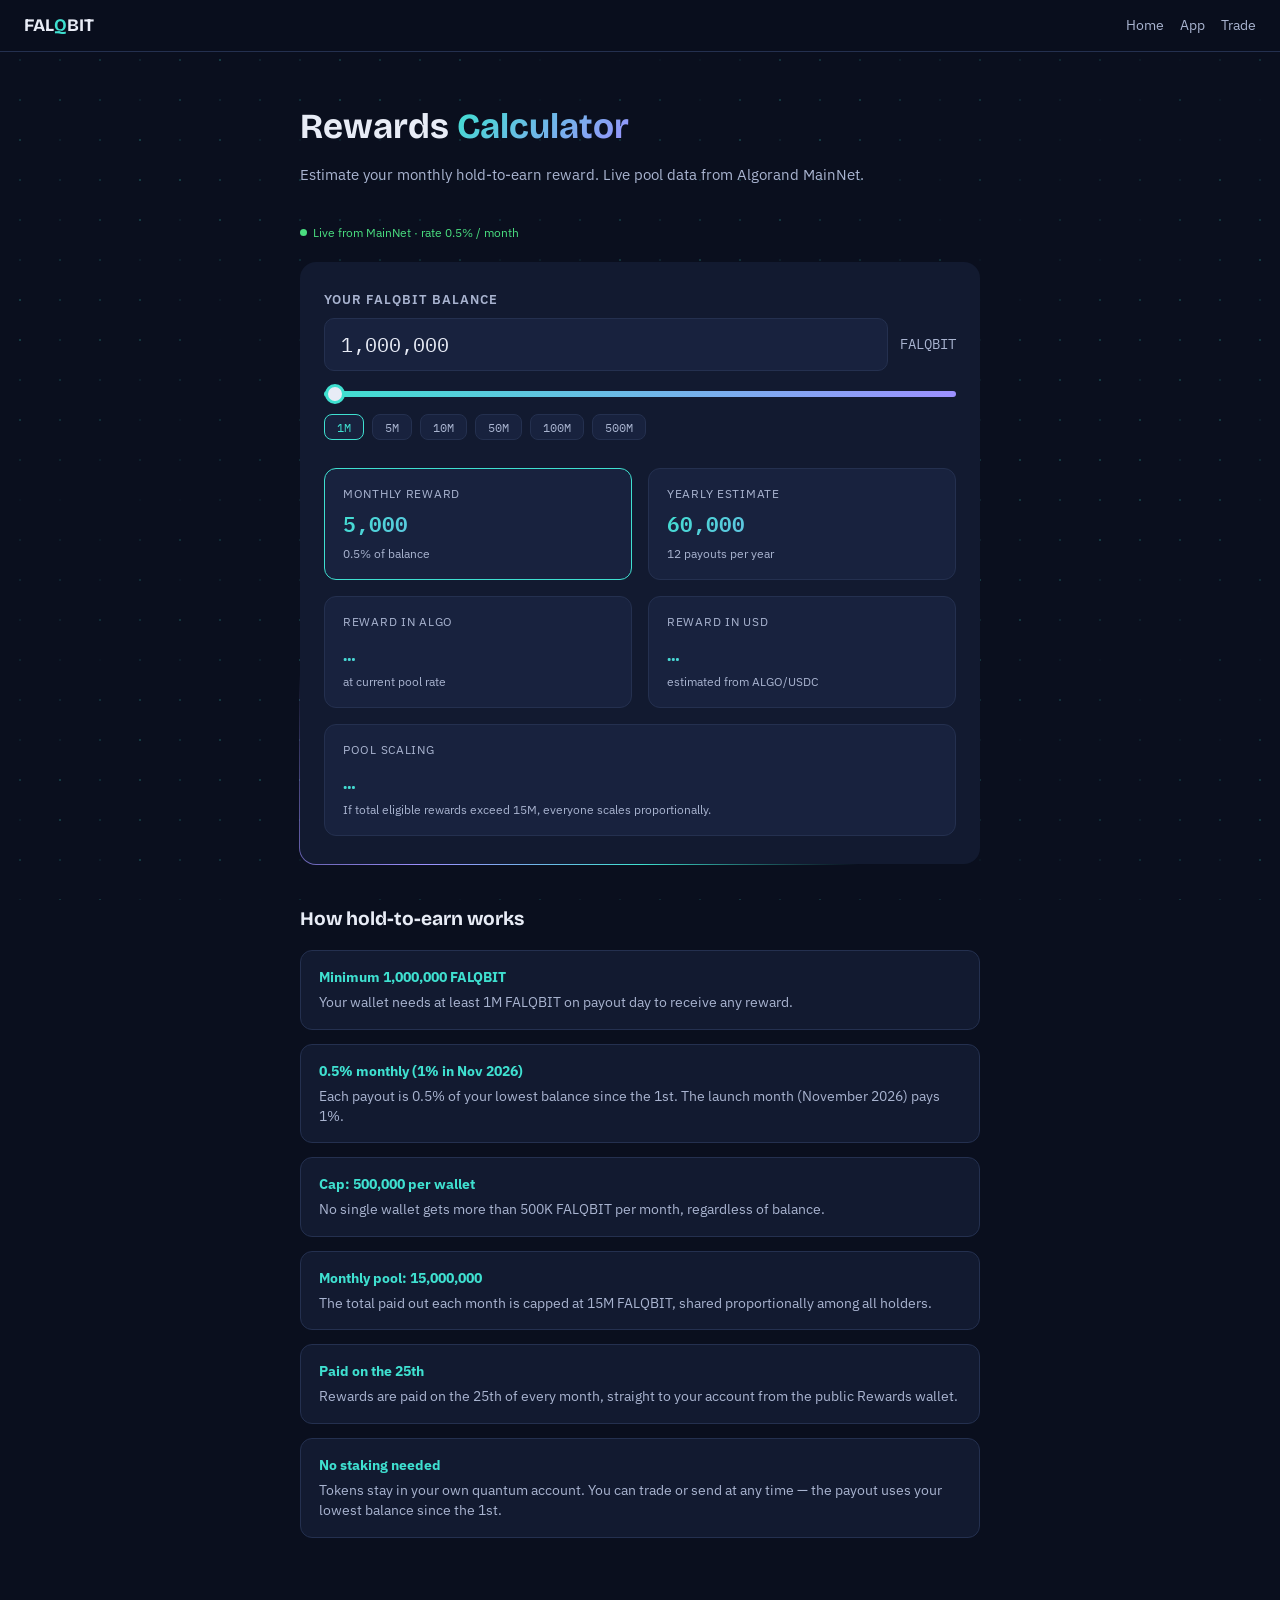
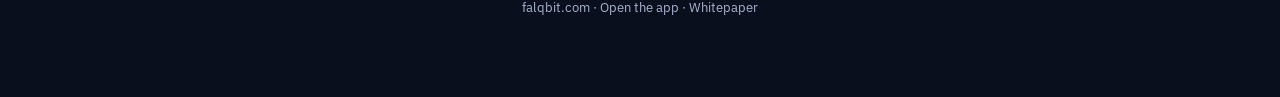
<file: calculator.html>
<!DOCTYPE html>
<html lang="en">
<head>
<meta charset="utf-8">
<meta name="viewport" content="width=device-width,initial-scale=1">
<title>FALQBIT Rewards Calculator</title>
<meta name="description" content="Estimate your monthly FALQBIT hold-to-earn rewards. Live data from Algorand MainNet.">
<link rel="icon" href="data:image/svg+xml,<svg xmlns='http://www.w3.org/2000/svg' viewBox='0 0 100 100'><text y='.9em' font-size='90'>🔷</text></svg>">
<link rel="preconnect" href="https://fonts.googleapis.com">
<link rel="preconnect" href="https://fonts.gstatic.com" crossorigin>
<link rel="stylesheet" href="https://fonts.googleapis.com/css2?family=Bricolage+Grotesque:wght@600;700&family=IBM+Plex+Sans:wght@400;500;600&family=IBM+Plex+Mono:wght@400;500&display=swap">
<style>
:root {
  --ground: #0A0F1E; --surface: #121A30; --raise: #18223E; --line: #24304F;
  --fg: #E8ECF6; --muted: #A9B4D0; --cyan: #3FE0D0; --violet: #9C90FF;
  --amber: #F5B942; --red: #FF7A7A; --green: #4ADE80;
}
*, *::before, *::after { box-sizing: border-box; margin: 0; }
body {
  font-family: 'IBM Plex Sans', system-ui, sans-serif;
  background: var(--ground); color: var(--fg);
  min-height: 100dvh; line-height: 1.55;
}
a { color: var(--cyan); text-decoration: none; }
a:hover { text-decoration: underline; }

/* lattice bg */
.lattice { position: fixed; inset: 0; z-index: 0; pointer-events: none; }

/* header */
.hdr { position: sticky; top: 0; z-index: 20; background: rgba(10,15,30,.85); backdrop-filter: blur(12px); border-bottom: 1px solid var(--line); padding: 12px 24px; display: flex; align-items: center; gap: 12px; }
.hdr .brand { font-family: 'Bricolage Grotesque', sans-serif; font-weight: 700; font-size: 1.1rem; color: var(--fg); }
.hdr .brand span { color: var(--cyan); }
.hdr nav { margin-left: auto; display: flex; gap: 16px; font-size: .85rem; }
.hdr nav a { color: var(--muted); }
.hdr nav a:hover { color: var(--fg); text-decoration: none; }

/* main */
.wrap { position: relative; z-index: 1; max-width: 720px; margin: 0 auto; padding: 48px 20px 80px; }
h1 { font-family: 'Bricolage Grotesque', sans-serif; font-size: clamp(1.6rem, 4vw, 2.2rem); font-weight: 700; margin-bottom: 8px; }
h1 em { font-style: normal; background: linear-gradient(135deg, var(--cyan), var(--violet)); -webkit-background-clip: text; -webkit-text-fill-color: transparent; background-clip: text; }
.sub { color: var(--muted); margin-bottom: 32px; font-size: .95rem; }

/* card */
@property --ang { syntax: '<angle>'; initial-value: 0deg; inherits: false; }
.card {
  background: var(--surface); border-radius: 16px; padding: 28px 24px; position: relative;
}
.card::before {
  content: ''; position: absolute; inset: -1px; border-radius: 17px; z-index: -1;
  background: conic-gradient(from var(--ang), transparent 40%, var(--cyan) 50%, var(--violet) 60%, transparent 70%);
  animation: spin 6s linear infinite;
}
@keyframes spin { to { --ang: 360deg; } }

/* input group */
.inp-group { margin-bottom: 24px; }
.inp-group label { display: block; font-size: .8rem; font-weight: 600; text-transform: uppercase; letter-spacing: .08em; color: var(--muted); margin-bottom: 8px; }
.inp-row { display: flex; align-items: center; gap: 12px; }
.inp-row input {
  flex: 1; background: var(--raise); border: 1px solid var(--line); border-radius: 10px;
  color: var(--fg); font-family: 'IBM Plex Mono', monospace; font-size: 1.25rem; padding: 12px 16px;
  outline: none; transition: border-color .2s;
}
.inp-row input:focus { border-color: var(--cyan); }
.inp-row .unit { font-family: 'IBM Plex Mono', monospace; font-size: .85rem; color: var(--muted); white-space: nowrap; }

/* slider */
.range-wrap { margin-top: 8px; }
.range-wrap input[type=range] {
  width: 100%; -webkit-appearance: none; appearance: none; height: 6px; border-radius: 3px;
  background: linear-gradient(90deg, var(--cyan), var(--violet));
  outline: none; cursor: pointer;
}
.range-wrap input[type=range]::-webkit-slider-thumb {
  -webkit-appearance: none; width: 20px; height: 20px; border-radius: 50%;
  background: var(--fg); border: 3px solid var(--cyan); cursor: grab;
}
.range-wrap input[type=range]::-moz-range-thumb {
  width: 20px; height: 20px; border-radius: 50%; border: 3px solid var(--cyan);
  background: var(--fg); cursor: grab;
}
.presets { display: flex; gap: 8px; margin-top: 10px; flex-wrap: wrap; }
.presets button {
  background: var(--raise); border: 1px solid var(--line); border-radius: 8px;
  color: var(--muted); font-family: 'IBM Plex Mono', monospace; font-size: .78rem;
  padding: 4px 12px; cursor: pointer; transition: all .2s;
}
.presets button:hover, .presets button.active { border-color: var(--cyan); color: var(--cyan); }

/* results */
.results { margin-top: 28px; display: grid; grid-template-columns: 1fr 1fr; gap: 16px; }
@media (max-width: 480px) { .results { grid-template-columns: 1fr; } }
.res {
  background: var(--raise); border-radius: 12px; padding: 16px 18px;
  border: 1px solid var(--line); transition: border-color .3s;
}
.res.highlight { border-color: var(--cyan); }
.res .rk { font-size: .75rem; text-transform: uppercase; letter-spacing: .06em; color: var(--muted); margin-bottom: 4px; }
.res .rv {
  font-family: 'IBM Plex Mono', monospace; font-size: 1.3rem; font-weight: 600;
  background: linear-gradient(135deg, var(--cyan), var(--violet));
  -webkit-background-clip: text; -webkit-text-fill-color: transparent; background-clip: text;
}
.res .rv.zero { -webkit-text-fill-color: var(--muted); background: none; }
.res .rs { font-size: .78rem; color: var(--muted); margin-top: 4px; }

/* full-span result */
.res.wide { grid-column: 1 / -1; }

/* info section */
.info { margin-top: 40px; }
.info h2 { font-family: 'Bricolage Grotesque', sans-serif; font-size: 1.2rem; margin-bottom: 16px; }
.rules-grid { display: grid; gap: 14px; }
.rule-item {
  background: var(--surface); border: 1px solid var(--line); border-radius: 12px;
  padding: 16px 18px;
}
.rule-item h3 { font-size: .85rem; color: var(--cyan); margin-bottom: 4px; }
.rule-item p { font-size: .85rem; color: var(--muted); line-height: 1.5; }

/* warning */
.warn-bar {
  margin-top: 12px; background: rgba(245,185,66,.08); border: 1px solid rgba(245,185,66,.2);
  border-radius: 10px; padding: 12px 16px; font-size: .82rem; color: var(--amber);
}

/* live pill */
.live { display: inline-flex; align-items: center; gap: 6px; font-size: .75rem; color: var(--green); margin-bottom: 20px; }
.live i { width: 7px; height: 7px; border-radius: 50%; background: var(--green); animation: pulse-dot 2s ease infinite; }
@keyframes pulse-dot { 0%, 100% { opacity: 1; } 50% { opacity: .4; } }

/* footer */
.foot { text-align: center; margin-top: 60px; font-size: .8rem; color: var(--muted); }
.foot a { color: var(--muted); }
</style>
</head>
<body>
<canvas class="lattice" id="lattice"></canvas>
<header class="hdr">
  <a href="./index.html" class="brand">FAL<span>Q</span>BIT</a>
  <nav>
    <a href="./index.html">Home</a>
    <a href="./app.html">App</a>
    <a href="./trade.html">Trade</a>
  </nav>
</header>
<main class="wrap">
  <h1>Rewards <em>Calculator</em></h1>
  <p class="sub">Estimate your monthly hold-to-earn reward. Live pool data from Algorand MainNet.</p>
  <div class="live"><i></i> <span id="live-status">Connecting to MainNet…</span></div>

  <div class="card">
    <div class="inp-group">
      <label for="balance">Your FALQBIT balance</label>
      <div class="inp-row">
        <input type="text" id="balance" inputmode="numeric" value="1,000,000" autocomplete="off">
        <span class="unit">FALQBIT</span>
      </div>
      <div class="range-wrap">
        <input type="range" id="slider" min="0" max="500000000" step="100000" value="1000000">
      </div>
      <div class="presets">
        <button data-v="1000000">1M</button>
        <button data-v="5000000">5M</button>
        <button data-v="10000000">10M</button>
        <button data-v="50000000">50M</button>
        <button data-v="100000000">100M</button>
        <button data-v="500000000">500M</button>
      </div>
    </div>

    <div class="results">
      <div class="res highlight">
        <div class="rk">Monthly reward</div>
        <div class="rv" id="r-monthly">5,000</div>
        <div class="rs" id="r-monthly-s">0.5% of balance, capped at 500K</div>
      </div>
      <div class="res">
        <div class="rk">Yearly estimate</div>
        <div class="rv" id="r-yearly">60,000</div>
        <div class="rs">12 payouts per year</div>
      </div>
      <div class="res">
        <div class="rk">Reward in ALGO</div>
        <div class="rv" id="r-algo">…</div>
        <div class="rs" id="r-algo-s">at current pool rate</div>
      </div>
      <div class="res">
        <div class="rk">Reward in USD</div>
        <div class="rv" id="r-usd">…</div>
        <div class="rs" id="r-usd-s">estimated from ALGO/USDC</div>
      </div>
      <div class="res wide">
        <div class="rk">Pool scaling</div>
        <div class="rv" id="r-scale">…</div>
        <div class="rs" id="r-scale-s">If total eligible rewards exceed 15M, everyone scales proportionally.</div>
      </div>
    </div>
    <div class="warn-bar" id="warn" hidden></div>
  </div>

  <section class="info">
    <h2>How hold-to-earn works</h2>
    <div class="rules-grid">
      <div class="rule-item">
        <h3>Minimum 1,000,000 FALQBIT</h3>
        <p>Your wallet needs at least 1M FALQBIT on payout day to receive any reward.</p>
      </div>
      <div class="rule-item">
        <h3>0.5% monthly (1% in Nov 2026)</h3>
        <p>Each payout is 0.5% of your lowest balance since the 1st. The launch month (November 2026) pays 1%.</p>
      </div>
      <div class="rule-item">
        <h3>Cap: 500,000 per wallet</h3>
        <p>No single wallet gets more than 500K FALQBIT per month, regardless of balance.</p>
      </div>
      <div class="rule-item">
        <h3>Monthly pool: 15,000,000</h3>
        <p>The total paid out each month is capped at 15M FALQBIT, shared proportionally among all holders.</p>
      </div>
      <div class="rule-item">
        <h3>Paid on the 25th</h3>
        <p>Rewards are paid on the 25th of every month, straight to your account from the public Rewards wallet.</p>
      </div>
      <div class="rule-item">
        <h3>No staking needed</h3>
        <p>Tokens stay in your own quantum account. You can trade or send at any time — the payout uses your lowest balance since the 1st.</p>
      </div>
    </div>
  </section>

  <p class="foot">
    <a href="./index.html">falqbit.com</a> · <a href="./app.html">Open the app</a> · <a href="./whitepaper.html">Whitepaper</a>
  </p>
</main>

<script>
(function () {
  // Lattice background
  var c = document.getElementById("lattice"), ctx = c.getContext("2d");
  function resizeLattice() { c.width = innerWidth; c.height = innerHeight; }
  resizeLattice(); addEventListener("resize", resizeLattice);
  var dots = [];
  (function initDots() {
    var cols = Math.ceil(innerWidth / 40), rows = Math.ceil(innerHeight / 40);
    for (var r = 0; r < rows; r++) for (var cl = 0; cl < cols; cl++) dots.push({ x: cl * 40 + 20, y: r * 40 + 20, a: Math.random() * .15 + .03 });
  })();
  var still = window.matchMedia && matchMedia("(prefers-reduced-motion: reduce)").matches;
  if (!still) {
    (function frame() {
      ctx.clearRect(0, 0, c.width, c.height);
      var t = Date.now() / 6000;
      dots.forEach(function (d) {
        var a = d.a + Math.sin(t + d.x * .01 + d.y * .01) * .04;
        ctx.fillStyle = "rgba(63,224,208," + Math.max(0, a) + ")";
        ctx.fillRect(d.x - 1, d.y - 1, 2, 2);
      });
      requestAnimationFrame(frame);
    })();
  }

  // Constants
  var ALGOD = "https://mainnet-api.algonode.cloud";
  var TINYMAN = 1002541853, ASSET = 3760920399;
  var POOL = "CEQH5WNK3VFUVGZ6WET7GO2JLZVYY7BDPCN74LGWEUWC5WCMPYU7M7VCIA";
  var USDC_POOL = "2PIFZW53RHCSFSYMCFUBW4XOCXOMB7XOYQSQ6KGT3KVGJTL4HM6COZRNMM";
  var IDX = "https://mainnet-idx.algonode.cloud";
  var REWARDS = "V4J46SMHHEJHXRKXHA6MJKWFJMZIXQSMBPU5UC7W6BRUEYYB3SF7CPTC2Q";
  var PROJECT = { "CEQH5WNK3VFUVGZ6WET7GO2JLZVYY7BDPCN74LGWEUWC5WCMPYU7M7VCIA": 1, "V4J46SMHHEJHXRKXHA6MJKWFJMZIXQSMBPU5UC7W6BRUEYYB3SF7CPTC2Q": 1, "YW5KDBPXOFQUDLAXBLSTMGB7TH77Y6HUNVVG4FLWYSKKCHLLYYCR5UHXZM": 1, "OCAF6EHCGLZ3SJDE54SL2TBKNDLIQAUQDM6CAFQAFZ7LNLERA4SBY73YIU": 1, "XMKDQFY55TLREPRIUG3WLWPUPKFW33WPV7GZF6U22EWOXYWHLKTPGBDT7Q": 1, "SYRON5PUM6MQVP3IPMPGV2GHHLDNVC45KDMZEKJ7ACFHW4FH3ZLXH7SMP4": 1 };
  var SUPPLY = 10e9, CAP = 500000, POOL_LIMIT = 15e6;
  var px = { algoPerFq: 0, usdPerAlgo: 0, totalEligible: 0, scale: 1 };

  function $(id) { return document.getElementById(id); }
  function fmt(n, d) { return n.toLocaleString("en-US", { minimumFractionDigits: d || 0, maximumFractionDigits: d || 0 }); }

  // Fetch JSON with error handling
  function fetchJ(url) { return fetch(url).then(function (r) { if (!r.ok) throw new Error(r.status); return r.json(); }); }

  function rewardRate() {
    var d = new Date();
    return d.getUTCFullYear() === 2026 && d.getUTCMonth() === 10 ? 0.01 : 0.005;
  }

  function rawReward(v) { return v >= 1e6 ? Math.min(CAP, v * rewardRate()) : 0; }

  // Load live data
  function loadLive() {
    var rate = rewardRate();
    // Get pool reserves for price
    var p1 = fetchJ(ALGOD + "/v2/accounts/" + POOL + "/applications/" + TINYMAN).then(function (j) {
      var kv = (j["app-local-state"] || {})["key-value"] || [], r = {};
      kv.forEach(function (x) { r[atob(x.key)] = x.value.uint; });
      px.algoPerFq = (r.asset_2_reserves / r.asset_1_reserves);
      return px.algoPerFq;
    });
    // Get USDC/ALGO price
    var p2 = fetchJ(ALGOD + "/v2/accounts/" + USDC_POOL + "/applications/" + TINYMAN).then(function (j) {
      var kv = (j["app-local-state"] || {})["key-value"] || [], r = {};
      kv.forEach(function (x) { r[atob(x.key)] = x.value.uint; });
      px.usdPerAlgo = r.asset_1_reserves / r.asset_2_reserves;
    }).catch(function () {});
    // Get all balances to calculate pool scaling
    var p3 = allBalances().then(function (list) {
      var sum = 0;
      list.forEach(function (b) {
        if (PROJECT[b.address] || b.deleted || b.amount <= 0) return;
        sum += rawReward(b.amount / 1e6);
      });
      px.totalEligible = sum;
      px.scale = sum > POOL_LIMIT ? POOL_LIMIT / sum : 1;
    });

    Promise.allSettled([p1, p2, p3]).then(function () {
      $("live-status").textContent = "Live from MainNet · rate " + (rate * 100) + "% / month";
      calc();
    });
  }

  function allBalances(next, acc) {
    acc = acc || [];
    return fetchJ(IDX + "/v2/assets/" + ASSET + "/balances?limit=1000&currency-greater-than=0" + (next ? "&next=" + encodeURIComponent(next) : ""))
      .then(function (j) { acc = acc.concat(j.balances || []); return j["next-token"] && (j.balances || []).length ? allBalances(j["next-token"], acc) : acc; });
  }

  // Parse formatted number
  function parseNum(s) { return parseInt(s.replace(/[^0-9]/g, ""), 10) || 0; }

  // Format input as user types
  var balInput = $("balance"), slider = $("slider");
  balInput.addEventListener("input", function () {
    var v = parseNum(this.value);
    var pos = this.selectionStart;
    var before = this.value.slice(0, pos).replace(/[^0-9]/g, "").length;
    this.value = fmt(v);
    // restore cursor
    var count = 0, newPos = 0;
    for (var i = 0; i < this.value.length; i++) { if (/\d/.test(this.value[i])) count++; if (count === before) { newPos = i + 1; break; } }
    this.setSelectionRange(newPos, newPos);
    slider.value = Math.min(v, 500000000);
    calc();
  });

  slider.addEventListener("input", function () {
    balInput.value = fmt(parseInt(this.value));
    calc();
  });

  document.querySelectorAll(".presets button").forEach(function (b) {
    b.addEventListener("click", function () {
      var v = parseInt(b.dataset.v);
      balInput.value = fmt(v);
      slider.value = Math.min(v, 500000000);
      calc();
    });
  });

  function calc() {
    var balance = parseNum(balInput.value);
    var rate = rewardRate();
    var raw = rawReward(balance);
    var scaled = Math.floor(raw * px.scale);
    var monthly = scaled;
    var yearly = monthly * 12;
    var warn = $("warn");

    // Update presets active state
    document.querySelectorAll(".presets button").forEach(function (b) { b.classList.toggle("active", parseInt(b.dataset.v) === balance); });

    // Monthly
    $("r-monthly").textContent = fmt(monthly);
    $("r-monthly").className = monthly > 0 ? "rv" : "rv zero";
    if (balance < 1e6) {
      $("r-monthly-s").textContent = "Need at least 1,000,000 FALQBIT";
      warn.hidden = true;
    } else if (raw >= CAP) {
      $("r-monthly-s").textContent = (rate * 100) + "% = " + fmt(Math.floor(balance * rate)) + " → capped at " + fmt(CAP);
      warn.hidden = true;
    } else {
      $("r-monthly-s").textContent = (rate * 100) + "% of balance" + (px.scale < 1 ? ", scaled by pool" : "");
      warn.hidden = true;
    }

    // Show scaling warning
    if (px.scale < 1 && balance >= 1e6) {
      warn.hidden = false;
      warn.textContent = "⚠ Pool scaling active: total eligible (" + fmt(Math.round(px.totalEligible)) + ") exceeds the 15M monthly pool. Everyone gets " + fmt(px.scale * 100, 1) + "% of their raw reward.";
    }

    // Yearly
    $("r-yearly").textContent = fmt(yearly);
    $("r-yearly").className = yearly > 0 ? "rv" : "rv zero";

    // ALGO value
    if (px.algoPerFq > 0) {
      var algoVal = monthly * px.algoPerFq;
      $("r-algo").textContent = algoVal >= 0.001 ? fmt(algoVal, 3) : "< 0.001";
      $("r-algo-s").textContent = "at " + fmt(px.algoPerFq * 1e6, 3) + " ALGO per 1M FALQBIT";
    } else {
      $("r-algo").textContent = "…";
    }

    // USD value
    if (px.algoPerFq > 0 && px.usdPerAlgo > 0) {
      var usdVal = monthly * px.algoPerFq * px.usdPerAlgo;
      $("r-usd").textContent = usdVal >= 0.01 ? "$" + fmt(usdVal, 2) : "< $0.01";
      $("r-usd-s").textContent = "ALGO ≈ $" + fmt(px.usdPerAlgo, 2);
    } else {
      $("r-usd").textContent = "…";
    }

    // Scale info
    if (px.totalEligible > 0) {
      $("r-scale").textContent = px.scale < 1 ? fmt(px.scale * 100, 1) + "%" : "None needed";
      $("r-scale-s").textContent = px.scale < 1
        ? "Total eligible: " + fmt(Math.round(px.totalEligible)) + " FALQBIT. Pool cap: " + fmt(POOL_LIMIT) + ". Your raw " + fmt(Math.floor(raw)) + " → " + fmt(scaled) + "."
        : "Total eligible (" + fmt(Math.round(px.totalEligible)) + ") is under the " + fmt(POOL_LIMIT) + " monthly pool. Everyone gets 100%.";
    }
  }

  loadLive();
  setInterval(loadLive, 300000); // refresh every 5 min
  calc(); // initial calc with defaults
})();
</script>
</body>
</html>
</file>
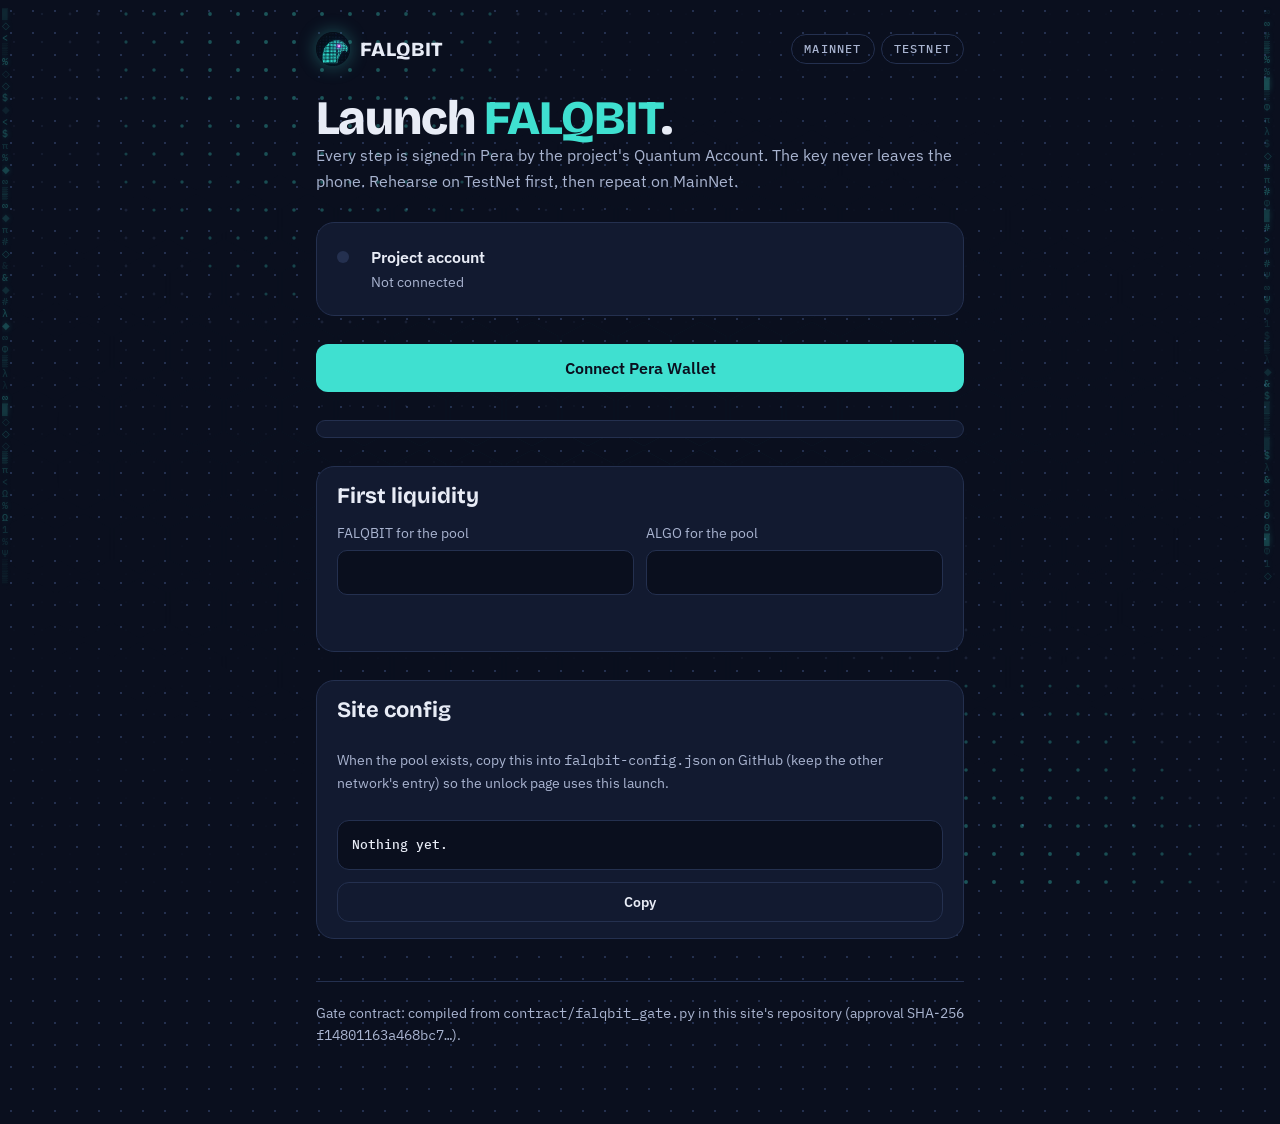
<file: launch.html>
<!doctype html>
<html lang="en">
<head>
<meta charset="utf-8">
<meta name="viewport" content="width=device-width, initial-scale=1, viewport-fit=cover">
<title>FALQBIT Launch</title>
<meta name="robots" content="noindex">
<link rel="preconnect" href="https://fonts.googleapis.com">
<link rel="preconnect" href="https://fonts.gstatic.com" crossorigin>
<link rel="stylesheet" href="https://fonts.googleapis.com/css2?family=Bricolage+Grotesque:opsz,wght@12..96,700;12..96,800&family=IBM+Plex+Sans:wght@400;500;600&family=IBM+Plex+Mono:wght@500&display=swap">
<link rel="stylesheet" href="./app.css">
<link rel="icon" type="image/png" href="./icon.png">
<link rel="stylesheet" href="./fxu.css">
</head>
<body>
<div class="wrap">
  <header class="top">
    <a class="brand" href="./" style="display:inline-flex;align-items:center;gap:10px"><img src="./icon.png" alt="" width="34" height="34" style="width:34px;height:34px;border-radius:50%;box-shadow:0 0 18px rgba(63,224,208,.35)">FALQBIT</a>
    <nav class="nets" aria-label="Network">
      <a href="?net=mainnet" id="n-mainnet">MAINNET</a>
      <a href="?net=testnet" id="n-testnet" class="test">TESTNET</a>
    </nav>
  </header>

  <section>
    <h1>Launch <em>FALQBIT</em>.</h1>
    <p class="lede">Every step is signed in Pera by the project's Quantum Account. The key never leaves the phone. Rehearse on TestNet first, then repeat on MainNet.</p>
  </section>

  <div id="mainnet-guard" class="warnbox" hidden>
    <strong>MainNet creates the real FALQBIT.</strong> The token and the gate contract can never be changed or deleted.
    <label style="display:flex; gap:10px; align-items:center; margin-top:10px;"><input type="checkbox" id="guard"> I rehearsed on TestNet and I am ready.</label>
  </div>

  <section class="panel">
    <div class="row" id="r-wallet"><span class="dot"></span><div><div class="label">Project account</div><div class="detail">Not connected</div></div></div>
  </section>
  <div class="actions">
    <button class="primary" id="b-connect" type="button">Connect Pera Wallet</button>
    <button class="ghost" id="b-disconnect" type="button" hidden>Disconnect</button>
  </div>

  <section class="panel" id="steps" aria-live="polite"></section>

  <section class="panel" style="padding-block:16px; display:flex; flex-direction:column; gap:12px;">
    <h2>First liquidity</h2>
    <div class="grid2">
      <label class="field">FALQBIT for the pool <input type="number" id="liq-fq" min="1" step="1"></label>
      <label class="field">ALGO for the pool <input type="number" id="liq-algo" min="0.1" step="0.1"></label>
    </div>
    <p class="detail" id="liq-price"></p>
  </section>

  <div id="msg" class="msg" hidden></div>

  <section class="panel" style="padding-block:16px; display:flex; flex-direction:column; gap:12px;">
    <h2>Site config</h2>
    <p class="detail">When the pool exists, copy this into <span class="mono">falqbit-config.json</span> on GitHub (keep the other network's entry) so the unlock page uses this launch.</p>
    <pre class="out" id="config">Nothing yet.</pre>
    <button class="ghost small" id="b-copy" type="button">Copy</button>
  </section>

  <p class="foot">Gate contract: compiled from <span class="mono">contract/falqbit_gate.py</span> in this site's repository (approval SHA-256 <span class="mono">f14801163a468bc7…</span>).</p>
</div>

<script type="module">
import {
  algosdk, NETWORKS, FEE_PQ, FEE_CALL, HOLDER_DEPOSIT, APP_DEPOSIT, POOL_BOOTSTRAP_ALGO,
  client, pickNetwork, findFalconKey, signerOf, selector, enc, holderBox, appBox, poolLogicSig, short,
} from "./falqbit.js";

const APPROVAL = "CyAFAQAgCNTeASYECGFzc2V0X2lkCGFwcHJvdmVyAWEBcDEYQAAHKCNnKTIJZzEbQQBAMRkURDEYRIIHBAGXIl4Ey5etMQRlFIs0BLG8Jg0Ey5VpCwTipQBABBuO/Fk2GgCOBwAfAFYAkwChAPABJwGiADEZFDEYFBBDigECi/9zAkxJMgMSQQAFSIv/[base64]/JERMSwESRIgA+CJDMRYiCUk4ECISRDYaAUkVJBJENhoCSRUlEkQXSRYrTFC9RQFESwGI/vBETHIIREsBEkSIAMEiQzYaAUcCFSQSRCMoZUxJTgJOA0RLAUxwAE4CSEmI/sNOAk4DKkxQSb1FAUEAPkxBAAlJvkRLAxNBAC0iRLxIsTEAIQSyCLIHIrIQI7IBs0EAFLEisi9LArIuSwGyLYEFshAjsgGzIkMjQv/QRgJJREsDSwNwAUgUREL/0yM2GgFHAhUkEkQqTFBJTgK9RQFAABRII4ABACNPAlSABBUffHVMULAiQ4j+OkxFA0EADUm+REsCEkEABCJC/9gjQv/UigMAIyhlRESL/TgHMgoSRCqL/lBJvUUBQAAIi/04CCEED0QyBDEWIghJSwIMQQAeSTgAi/4SQQARSTggMgMTQQAIIhREIghC/98jQv/1iwCL/7+xIyhlRCOyL4v+si6yLYEFshAjsgGziQ==";
const CLEAR = "C4EBQw==";
const b64 = (s) => Uint8Array.from(atob(s), (c) => c.charCodeAt(0));

const net = pickNetwork() || "testnet";
const c = client(net);
const T = NETWORKS[net].tinyman;
const $ = (id) => document.getElementById(id);
$("n-" + net).setAttribute("aria-current", "true");
if (net === "mainnet") $("mainnet-guard").hidden = false;

$("liq-fq").value = 5500000000;
$("liq-algo").value = net === "mainnet" ? 1000 : 1;

let account = null;
let S = {};          // launch state for this network + account
const key = () => `falqbit-launch-${net}-${account}`;
function load() { try { S = JSON.parse(localStorage.getItem(key()) || "{}"); } catch { S = {}; } }
function save() { try { localStorage.setItem(key(), JSON.stringify(S)); } catch {} render(); }

function say(html, kind = "") { const m = $("msg"); m.hidden = !html; m.className = "msg " + kind; m.innerHTML = html; }
const lora = (kind, id) => `<a href="${c.n.lora}/${kind}/${id}" target="_blank" rel="noopener">${id}</a>`;

async function falcon() {
  const { signer } = await signerOf(c, account);
  const f = await findFalconKey(c, account, signer);
  if (!f) throw new Error("No Falcon key found for this account yet. Run step 1 first.");
  return f;
}

// ---- steps ------------------------------------------------------------------
const STEPS = [
  {
    id: "verify", title: "Confirm this is a Quantum Account",
    info: () => S.verify ? `Falcon-1024 key found · salt ${S.verify}` : "Signs a 0 ALGO payment to yourself so the Falcon key is visible on-chain, then checks it.",
    async run() {
      const { signer } = await signerOf(c, account);
      let f = await findFalconKey(c, account, signer);
      if (!f) {
        const t = algosdk.makePaymentTxnWithSuggestedParamsFromObject({ sender: account, receiver: account, amount: 0, suggestedParams: await c.params(FEE_PQ) });
        await c.signAndSend([t]);
        await new Promise((r) => setTimeout(r, 4000));
        f = await findFalconKey(c, account, signer);
      }
      if (!f) throw new Error("This account is not authorised by a Falcon-1024 key. Use a Pera Quantum Account.");
      S.verify = String(f.salt);
    },
  },
  {
    id: "app", title: "Create the gate contract",
    info: () => S.app_id ? `App ${lora("application", S.app_id)}` : "Publishes the immutable gate contract.",
    async run() {
      const t = algosdk.makeApplicationCreateTxnFromObject({
        sender: account, suggestedParams: await c.params(FEE_PQ),
        onComplete: algosdk.OnApplicationComplete.NoOpOC,
        approvalProgram: b64(APPROVAL), clearProgram: b64(CLEAR),
        numGlobalInts: 1, numGlobalByteSlices: 1, numLocalInts: 0, numLocalByteSlices: 0,
      });
      const { info } = await c.signAndSend([t]);
      S.app_id = Number(info["application-index"]);
      S.app_address = algosdk.getApplicationAddress(S.app_id).toString();
    },
  },
  {
    id: "fund", title: "Fund the gate contract (0.3 ALGO)",
    info: () => S.fund ? "Funded" : "Covers the contract's minimum balance.",
    async run() {
      const t = algosdk.makePaymentTxnWithSuggestedParamsFromObject({ sender: account, receiver: S.app_address, amount: 300000, suggestedParams: await c.params(FEE_PQ) });
      await c.signAndSend([t]); S.fund = true;
    },
  },
  {
    id: "asset", title: "Create FALQBIT",
    info: () => S.asset_id ? `Asset ${lora("asset", S.asset_id)}` : "10,000,000,000 FALQBIT · 6 decimals · frozen by default · freeze = gate · no clawback · no manager.",
    async run() {
      const t = algosdk.makeAssetCreateTxnWithSuggestedParamsFromObject({
        sender: account, suggestedParams: await c.params(FEE_PQ),
        total: 10000000000n * 1000000n, decimals: 6, defaultFrozen: true,
        unitName: "FALQBIT", assetName: "FALQBIT", assetURL: "https://falqbit.github.io",
        reserve: account, freeze: S.app_address,
      });
      const { info } = await c.signAndSend([t]);
      S.asset_id = Number(info["asset-index"]);
    },
  },
  {
    id: "bind", title: "Bind FALQBIT to the gate",
    info: () => S.bind ? "Bound. The contract checked the rules on-chain." : "The contract checks the asset is frozen by default, immutable and has no clawback.",
    async run() {
      const t = algosdk.makeApplicationNoOpTxnFromObject({
        sender: account, appIndex: S.app_id, suggestedParams: await c.params(FEE_PQ),
        appArgs: [selector("bind_asset(uint64)void"), enc("uint64", S.asset_id)], foreignAssets: [S.asset_id],
      });
      await c.signAndSend([t]); S.bind = true;
    },
  },
  {
    id: "tinyman", title: "Approve Tinyman v2",
    info: () => S.tinyman ? `Tinyman validator ${T} approved` : `Lets pools controlled by the Tinyman v2 validator (${T}) hold FALQBIT.`,
    async run() {
      const pay = algosdk.makePaymentTxnWithSuggestedParamsFromObject({ sender: account, receiver: S.app_address, amount: APP_DEPOSIT, suggestedParams: await c.params(FEE_PQ) });
      const call = algosdk.makeApplicationNoOpTxnFromObject({
        sender: account, appIndex: S.app_id, suggestedParams: await c.params(FEE_PQ),
        appArgs: [selector("approve_app(pay,uint64)void"), enc("uint64", T)],
        foreignApps: [T], boxes: [{ appIndex: 0, name: appBox(T) }],
      });
      await c.signAndSend([pay, call], {}, 1); S.tinyman = true;
    },
  },
  {
    id: "creator", title: "Register the project account",
    info: () => S.creator ? "Registered with the gate" : "Unlocks the project account through the gate so it can be relocked if its key ever changes.",
    async run() {
      const f = await falcon();
      const pay = algosdk.makePaymentTxnWithSuggestedParamsFromObject({ sender: account, receiver: S.app_address, amount: HOLDER_DEPOSIT, suggestedParams: await c.params(FEE_PQ) });
      const call = algosdk.makeApplicationNoOpTxnFromObject({
        sender: account, appIndex: S.app_id, suggestedParams: await c.params(FEE_CALL),
        appArgs: [selector("unlock_falcon(pay,address,byte,byte[])void"), enc("address", account), enc("byte", f.salt), enc("byte[]", Array.from(f.pk))],
        foreignAssets: [S.asset_id], boxes: [{ appIndex: 0, name: holderBox(account) }],
      });
      await c.signAndSend([pay, call], {}, 1); S.creator = true;
    },
  },
  {
    id: "pool", title: "Create the Tinyman pool",
    info: () => S.pool ? `Pool ${lora("account", S.pool)} · pool token ${lora("asset", S.pool_token)}` : `FALQBIT / ALGO. Funds the pool account with ${(POOL_BOOTSTRAP_ALGO / 1e6).toFixed(3)} ALGO.`,
    async run() {
      // Two separate sends: Pera signs only the funding payment, then the page
      // sends the pool's own (LogicSig) bootstrap. Pera rejects groups that
      // contain a transaction it does not sign.
      const lsig = poolLogicSig(net, S.asset_id);
      const pool = lsig.address().toString();
      let acct = await c.algodGet(`/v2/accounts/${pool}`);
      if (acct && acct["auth-addr"]) {
        // Already bootstrapped (an earlier attempt got through): read the pool token.
        S.pool = pool; S.pool_token = Number(acct["created-assets"][0].index);
        return;
      }
      const have = acct ? Number(acct.amount) : 0;
      if (have < POOL_BOOTSTRAP_ALGO) {
        say("1 of 2: approve the funding payment in Pera…");
        const fund = algosdk.makePaymentTxnWithSuggestedParamsFromObject({ sender: account, receiver: pool, amount: POOL_BOOTSTRAP_ALGO - have, suggestedParams: await c.params(FEE_PQ) });
        await c.signAndSend([fund]);
      }
      say("2 of 2: creating the pool (no signature needed)…");
      const boot = algosdk.makeApplicationOptInTxnFromObject({
        sender: pool, appIndex: T, suggestedParams: await c.params(6000),
        appArgs: [new TextEncoder().encode("bootstrap")], foreignAssets: [S.asset_id, 0],
        rekeyTo: algosdk.getApplicationAddress(T),
      });
      const signed = algosdk.signLogicSigTransactionObject(boot, lsig);
      const { info } = await c.sendRaw(signed.blob, signed.txID);
      const inner = (info["inner-txns"] || []).find((i) => i["asset-index"]);
      S.pool = pool; S.pool_token = Number(inner["asset-index"]);
    },
  },
  {
    id: "unlockpool", title: "Unlock the pool",
    info: () => S.unlockpool ? "Pool unlocked by the gate" : "The gate checks the pool is controlled by the approved Tinyman code.",
    async run() {
      const pay = algosdk.makePaymentTxnWithSuggestedParamsFromObject({ sender: account, receiver: S.app_address, amount: HOLDER_DEPOSIT, suggestedParams: await c.params(FEE_PQ) });
      const call = algosdk.makeApplicationNoOpTxnFromObject({
        sender: account, appIndex: S.app_id, suggestedParams: await c.params(FEE_CALL),
        appArgs: [selector("unlock_code(pay,address,uint64)void"), enc("address", S.pool), enc("uint64", T)],
        accounts: [S.pool], foreignApps: [T], foreignAssets: [S.asset_id],
        boxes: [{ appIndex: 0, name: holderBox(S.pool) }, { appIndex: 0, name: appBox(T) }],
      });
      await c.signAndSend([pay, call], {}, 1); S.unlockpool = true;
    },
  },
  {
    id: "lp", title: "Accept the pool token",
    info: () => S.lp ? "Opted in" : "Opt in to the Tinyman pool token (your liquidity receipt).",
    async run() {
      const t = algosdk.makeAssetTransferTxnWithSuggestedParamsFromObject({ sender: account, receiver: account, amount: 0, assetIndex: S.pool_token, suggestedParams: await c.params(FEE_PQ) });
      await c.signAndSend([t]); S.lp = true;
    },
  },
  {
    id: "liquidity", title: "Add the first liquidity",
    info: () => S.liquidity ? `Added ${S.liquidity}` : "Uses the amounts below. This sets the opening price.",
    async run() {
      const fq = BigInt(Math.round(Number($("liq-fq").value))) * 1000000n;
      const al = BigInt(Math.round(Number($("liq-algo").value) * 1e6));
      if (fq <= 0n || al <= 0n) throw new Error("Set both amounts first.");
      const t1 = algosdk.makeAssetTransferTxnWithSuggestedParamsFromObject({ sender: account, receiver: S.pool, amount: fq, assetIndex: S.asset_id, suggestedParams: await c.params(FEE_PQ) });
      const t2 = algosdk.makePaymentTxnWithSuggestedParamsFromObject({ sender: account, receiver: S.pool, amount: al, suggestedParams: await c.params(FEE_PQ) });
      const t3 = algosdk.makeApplicationNoOpTxnFromObject({
        sender: account, appIndex: T, suggestedParams: await c.params(FEE_PQ + 2000),
        appArgs: [new TextEncoder().encode("add_initial_liquidity")], foreignAssets: [S.pool_token], accounts: [S.pool],
      });
      await c.signAndSend([t1, t2, t3], {}, 2);
      S.liquidity = `${(Number(fq) / 1e6).toLocaleString()} FALQBIT + ${(Number(al) / 1e6).toLocaleString()} ALGO`;
    },
  },
  {
    id: "renounce", title: "Renounce the approver (optional, later)",
    optional: true,
    info: () => S.renounce ? "Renounced. No more applications can ever be approved." : "Do this once every contract that should hold FALQBIT (e.g. staking) is approved. It cannot be undone.",
    async run() {
      const t = algosdk.makeApplicationNoOpTxnFromObject({
        sender: account, appIndex: S.app_id, suggestedParams: await c.params(FEE_PQ),
        appArgs: [selector("renounce_approver()void")],
      });
      await c.signAndSend([t]); S.renounce = true;
    },
  },
];

function render() {
  const box = $("steps");
  box.innerHTML = "";
  const nextIdx = STEPS.findIndex((s) => !s.optional && !S[s.id === "app" ? "app_id" : s.id === "asset" ? "asset_id" : s.id === "pool" ? "pool" : s.id]);
  STEPS.forEach((s, i) => {
    const doneKey = s.id === "app" ? "app_id" : s.id === "asset" ? "asset_id" : s.id === "pool" ? "pool" : s.id;
    const done = !!S[doneKey];
    const row = document.createElement("div");
    row.className = "row"; row.dataset.s = done ? "ok" : (i === nextIdx ? "warn" : "");
    row.innerHTML = `<span class="dot"></span><div><div class="label">${i + 1}. ${s.title}</div><div class="detail">${s.info()}</div></div>`;
    const btn = document.createElement("button");
    btn.type = "button"; btn.className = done ? "ghost small" : "primary small";
    btn.textContent = done ? "Done" : "Sign in Pera";
    const isNext = s.optional ? nextIdx === -1 && !done : i === nextIdx;
    btn.disabled = !account || done || !isNext || (net === "mainnet" && !$("guard").checked);
    btn.addEventListener("click", async () => {
      btn.disabled = true;
      try {
        say(`Step ${i + 1}: approve the request in Pera…`);
        await s.run(); save();
        say(`Step ${i + 1} done.`, "ok");
      } catch (e) { say(`Step ${i + 1} failed: ${e.message || e}`, "err"); render(); }
    });
    row.appendChild(btn);
    box.appendChild(row);
  });
  if (S.app_id && S.asset_id && S.pool) {
    $("config").textContent = JSON.stringify({ [net]: {
      app_id: S.app_id, app_address: S.app_address, asset_id: S.asset_id, pool: S.pool, pool_token: S.pool_token,
    } }, null, 2);
  } else if (account) {
    $("config").textContent = "Appears once the pool exists.";
  }
  const fq = Number($("liq-fq").value), al = Number($("liq-algo").value);
  $("liq-price").textContent = fq > 0 && al > 0 ? `Opening price ≈ ${(al / fq).toExponential(3)} ALGO per FALQBIT` : "";
}

$("liq-fq").addEventListener("input", render);
$("liq-algo").addEventListener("input", render);
$("guard").addEventListener("change", render);
$("b-copy").addEventListener("click", async () => {
  try { await navigator.clipboard.writeText($("config").textContent); $("b-copy").textContent = "Copied"; }
  catch { const r = document.createRange(); r.selectNodeContents($("config")); getSelection().removeAllRanges(); getSelection().addRange(r); }
});

async function connected(addr) {
  account = addr; load();
  $("b-connect").hidden = true; $("b-disconnect").hidden = false;
  const { info } = await signerOf(c, account);
  const algo = info ? Number(info.amount) / 1e6 : 0;
  const r = $("r-wallet"); r.dataset.s = "ok";
  r.querySelector(".detail").textContent = `${short(account)} · ${algo.toFixed(3)} ALGO · ${NETWORKS[net].label}`;
  render();
}
function disconnect() {
  c.pera.disconnect(); account = null; S = {};
  $("b-connect").hidden = false; $("b-disconnect").hidden = true;
  const r = $("r-wallet"); r.dataset.s = ""; r.querySelector(".detail").textContent = "Not connected";
  render();
}
$("b-connect").addEventListener("click", async () => {
  try {
    const accs = await c.connect();
    c.pera.connector?.on("disconnect", disconnect);
    await connected(accs[0]);
  } catch (e) { if (e?.data?.type !== "CONNECT_MODAL_CLOSED") say(e.message || String(e), "err"); }
});
$("b-disconnect").addEventListener("click", disconnect);
c.reconnect().then((accs) => {
  c.pera.connector?.on("disconnect", disconnect);
  if (accs.length) connected(accs[0]).catch((e) => say(e.message, "err"));
}).catch(() => {});
render();
</script>
<script src="./fx.js" defer></script>
<script src="./fx3.js" defer></script>
</body>
</html>
</file>
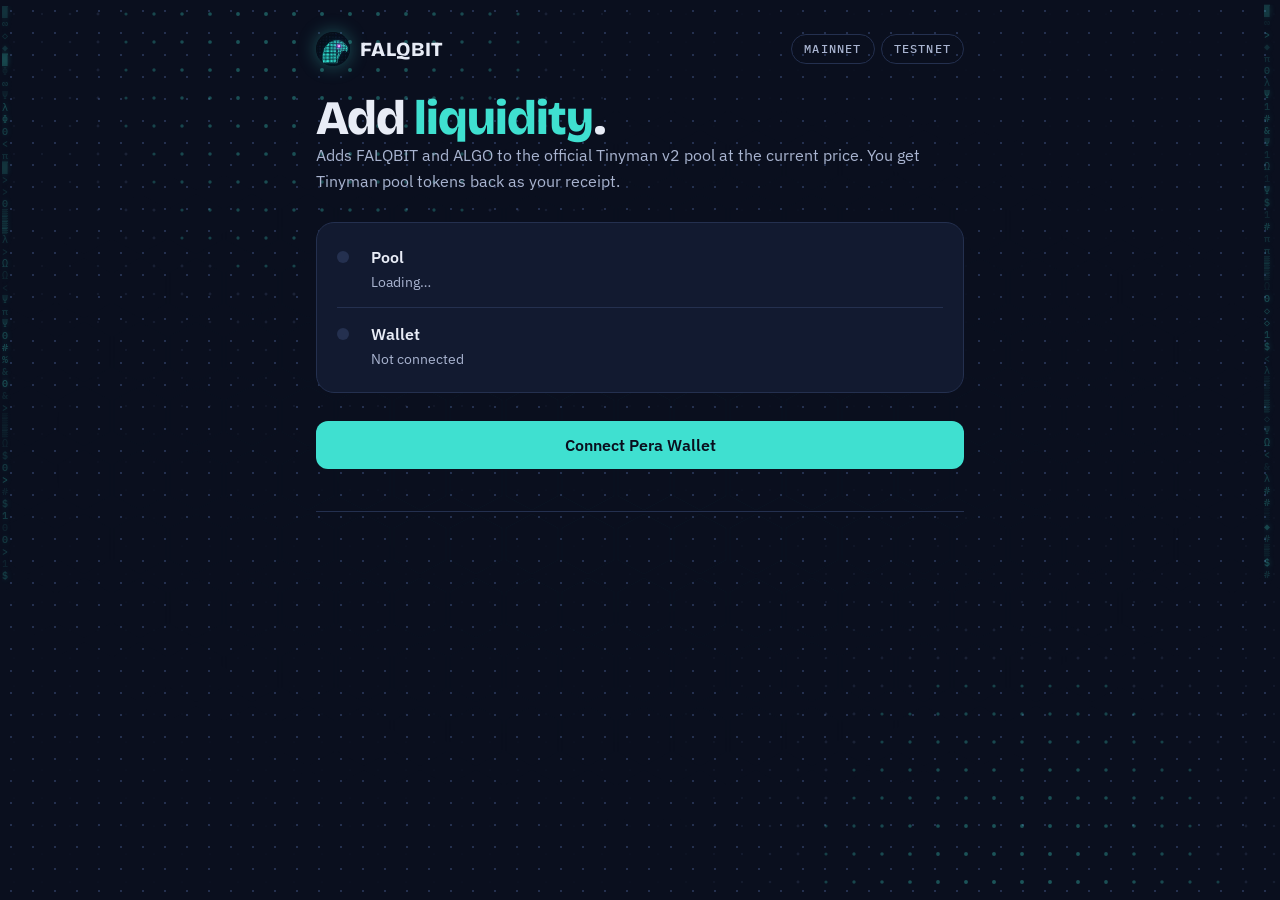
<file: liquidity.html>
<!doctype html>
<html lang="en">
<head>
<meta charset="utf-8">
<meta name="viewport" content="width=device-width, initial-scale=1, viewport-fit=cover">
<meta name="robots" content="noindex">
<title>FALQBIT Liquidity</title>
<link rel="preconnect" href="https://fonts.googleapis.com">
<link rel="preconnect" href="https://fonts.gstatic.com" crossorigin>
<link rel="stylesheet" href="https://fonts.googleapis.com/css2?family=Bricolage+Grotesque:opsz,wght@12..96,700;12..96,800&family=IBM+Plex+Sans:wght@400;500;600&family=IBM+Plex+Mono:wght@500&display=swap">
<link rel="stylesheet" href="./app.css">
<link rel="icon" type="image/png" href="./icon.png">
<style>
  .field { display: flex; flex-direction: column; gap: 6px; margin: 14px 0; }
  .field input { font: 500 20px/1.2 "IBM Plex Mono", monospace; padding: 12px 14px; border-radius: 12px; border: 1px solid rgba(255,255,255,.15); background: rgba(255,255,255,.04); color: inherit; width: 100%; box-sizing: border-box; }
  .sum { font: 500 15px/1.7 "IBM Plex Mono", monospace; }
  .sum b { color: #3EE0D0; font-weight: 500; }
</style>
<link rel="stylesheet" href="./fxu.css">
</head>
<body>
<div class="wrap">
  <header class="top">
    <a class="brand" href="./" style="display:inline-flex;align-items:center;gap:10px"><img src="./icon.png" alt="" width="34" height="34" style="width:34px;height:34px;border-radius:50%;box-shadow:0 0 18px rgba(63,224,208,.35)">FALQBIT</a>
    <nav class="nets" aria-label="Network">
      <a href="?net=mainnet" id="n-mainnet">MAINNET</a>
      <a href="?net=testnet" id="n-testnet" class="test">TESTNET</a>
    </nav>
  </header>

  <section>
    <h1>Add <em>liquidity</em>.</h1>
    <p class="lede">Adds FALQBIT and ALGO to the official Tinyman v2 pool at the current price. You get Tinyman pool tokens back as your receipt.</p>
  </section>

  <section class="panel" aria-live="polite">
    <div class="row" id="r-pool"><span class="dot"></span><div><div class="label">Pool</div><div class="detail">Loading…</div></div></div>
    <div class="row" id="r-wallet"><span class="dot"></span><div><div class="label">Wallet</div><div class="detail">Not connected</div></div></div>
  </section>

  <section class="panel" id="form" hidden>
    <label class="field"><span class="label">FALQBIT to add</span>
      <input id="in-fq" inputmode="numeric" value="800000000"></label>
    <div class="sum" id="sum"></div>
  </section>

  <div class="actions">
    <button class="primary" id="b-connect" type="button">Connect Pera Wallet</button>
    <button class="primary" id="b-add" type="button" hidden>Add liquidity</button>
    <button class="ghost" id="b-disconnect" type="button" hidden>Disconnect</button>
  </div>
  <div id="msg" class="msg" hidden></div>
  <p class="foot" id="foot"></p>
</div>

<script type="module">
import { algosdk, NETWORKS, FEE_PQ, client, loadConfig, pickNetwork, short } from "./falqbit.js";

const cfgAll = await loadConfig();
const net = pickNetwork() || (cfgAll.mainnet ? "mainnet" : "testnet");
const cfg = cfgAll[net];
const c = client(net);
const T = NETWORKS[net].tinyman;
const $ = (id) => document.getElementById(id);
$("n-" + net).setAttribute("aria-current", "true");

let account = null, pool = null, bal = { algo: 0n, fq: 0n, lpOpt: false };
const fmt = (v, d = 2) => (Number(v) / 1e6).toLocaleString("en-US", { maximumFractionDigits: d });

function setRow(id, state, detail) { const r = $(id); r.dataset.s = state; r.querySelector(".detail").textContent = detail; }
function say(html, kind = "") { const m = $("msg"); m.hidden = !html; m.className = "msg " + kind; m.innerHTML = html; }

async function loadPool() {
  const j = await c.algodGet(`/v2/accounts/${cfg.pool}/applications/${T}`);
  const r = {};
  for (const x of j["app-local-state"]["key-value"]) r[atob(x.key)] = BigInt(x.value.uint);
  pool = { r1: r.asset_1_reserves, r2: r.asset_2_reserves, issued: r.issued_pool_tokens };
  setRow("r-pool", "ok", `${fmt(pool.r1, 0)} FALQBIT · ${fmt(pool.r2)} ALGO · ${(Number(pool.r2) / Number(pool.r1) * 1e6).toFixed(4)} ALGO per 1M`);
}

function quote() {
  const fq = BigInt(Math.max(0, Math.floor(Number(($("in-fq").value || "0").replace(/[^\d.]/g, ""))))) * 1000000n;
  if (!pool || fq <= 0n) return null;
  const al = (fq * pool.r2 + pool.r1 - 1n) / pool.r1;            // ALGO at the current price (rounded up)
  const lp1 = fq * pool.issued / pool.r1, lp2 = al * pool.issued / pool.r2;
  const lp = lp1 < lp2 ? lp1 : lp2;
  const minLp = lp * 99n / 100n;                                   // 1% slippage guard
  const fee = BigInt(FEE_PQ * 2 + FEE_PQ + 2000);
  return { fq, al, lp, minLp, fee };
}

function render() {
  const q = quote();
  if (!q) { $("sum").innerHTML = "Enter an amount."; $("b-add").hidden = true; return; }
  const left = bal.algo - q.al - q.fee;
  let warn = "";
  if (account && q.fq > bal.fq) warn = `<br>⚠ This account only has ${fmt(bal.fq, 0)} FALQBIT.`;
  else if (account && left < 1000000n) warn = `<br>⚠ Not enough ALGO: keep at least 1 ALGO after adding.`;
  else if (account && !bal.lpOpt) warn = `<br>⚠ This account is not opted in to the pool token ${cfg.pool_token}.`;
  $("sum").innerHTML =
    `You add: <b>${fmt(q.fq, 0)} FALQBIT</b> + <b>${fmt(q.al, 4)} ALGO</b><br>` +
    `You get: about <b>${fmt(q.lp, 2)}</b> pool tokens (at least ${fmt(q.minLp, 2)})<br>` +
    `Network fees: ${fmt(q.fee, 3)} ALGO` +
    (account ? `<br>ALGO left after: ${fmt(left, 2)}` : "") + warn;
  $("b-add").hidden = !account || !!warn;
}

async function refresh() {
  if (!account) return;
  $("b-connect").hidden = true; $("b-disconnect").hidden = false;
  const info = await c.algodGet(`/v2/accounts/${account}`);
  const a = (info.assets || []);
  const h = a.find((x) => x["asset-id"] === cfg.asset_id);
  bal = { algo: BigInt(info.amount) - BigInt(info["min-balance"] || 0), fq: h ? BigInt(h.amount) : 0n, lpOpt: a.some((x) => x["asset-id"] === cfg.pool_token) };
  const isProject = account === cfg.project;
  setRow("r-wallet", isProject ? "ok" : "warn", `${short(account)}${isProject ? " · Project account" : " · not the Project account"} · ${fmt(bal.fq, 0)} FALQBIT · ${fmt(bal.algo)} ALGO spendable`);
  await loadPool();
  render();
}

$("in-fq").addEventListener("input", render);

$("b-add").addEventListener("click", async () => {
  const b = $("b-add");
  try {
    b.disabled = true;
    await loadPool();
    const q = quote();
    say("Approve the 3 transactions in Pera…");
    const t1 = algosdk.makeAssetTransferTxnWithSuggestedParamsFromObject({ sender: account, receiver: cfg.pool, amount: q.fq, assetIndex: cfg.asset_id, suggestedParams: await c.params(FEE_PQ) });
    const t2 = algosdk.makePaymentTxnWithSuggestedParamsFromObject({ sender: account, receiver: cfg.pool, amount: q.al, suggestedParams: await c.params(FEE_PQ) });
    const t3 = algosdk.makeApplicationNoOpTxnFromObject({
      sender: account, appIndex: T, suggestedParams: await c.params(FEE_PQ + 2000),
      appArgs: [new TextEncoder().encode("add_liquidity"), new TextEncoder().encode("flexible"), algosdk.encodeUint64(q.minLp)],
      foreignAssets: [cfg.pool_token], accounts: [cfg.pool],
    });
    const { id } = await c.signAndSend([t1, t2, t3], {}, 2);
    say(`Liquidity added. <a href="${c.n.lora}/transaction/${id}" target="_blank" rel="noopener">View on Lora</a>`, "ok");
    await refresh();
  } catch (e) { say(e.message || String(e), "err"); }
  finally { b.disabled = false; }
});

function disconnect() {
  c.pera.disconnect(); account = null;
  $("b-connect").hidden = false; $("b-disconnect").hidden = true; $("b-add").hidden = true;
  setRow("r-wallet", "", "Not connected"); say(""); render();
}
$("b-connect").addEventListener("click", async () => {
  try { const acc = await c.connect(); c.pera.connector?.on("disconnect", disconnect); account = acc[0]; say(""); await refresh(); }
  catch (e) { if (e?.data?.type !== "CONNECT_MODAL_CLOSED") say(e.message || String(e), "err"); }
});
$("b-disconnect").addEventListener("click", disconnect);

if (!cfg) { say(`Not live on ${NETWORKS[net].label}.`, "err"); }
else {
  $("form").hidden = false;
  $("foot").innerHTML = `${NETWORKS[net].label} · pool <a href="${c.n.lora}/account/${cfg.pool}" target="_blank" rel="noopener" class="mono">${short(cfg.pool)}</a> · pool token <a href="${c.n.lora}/asset/${cfg.pool_token}" target="_blank" rel="noopener" class="mono">${cfg.pool_token}</a>`;
  loadPool().then(render).catch((e) => setRow("r-pool", "warn", "Could not read the pool: " + e.message));
  c.reconnect().then((acc) => { c.pera.connector?.on("disconnect", disconnect); if (acc.length) { account = acc[0]; refresh().catch((e) => say(e.message, "err")); } }).catch(() => {});
}
</script>
<script src="./fx.js" defer></script>
<script src="./fx3.js" defer></script>
</body>
</html>
</file>
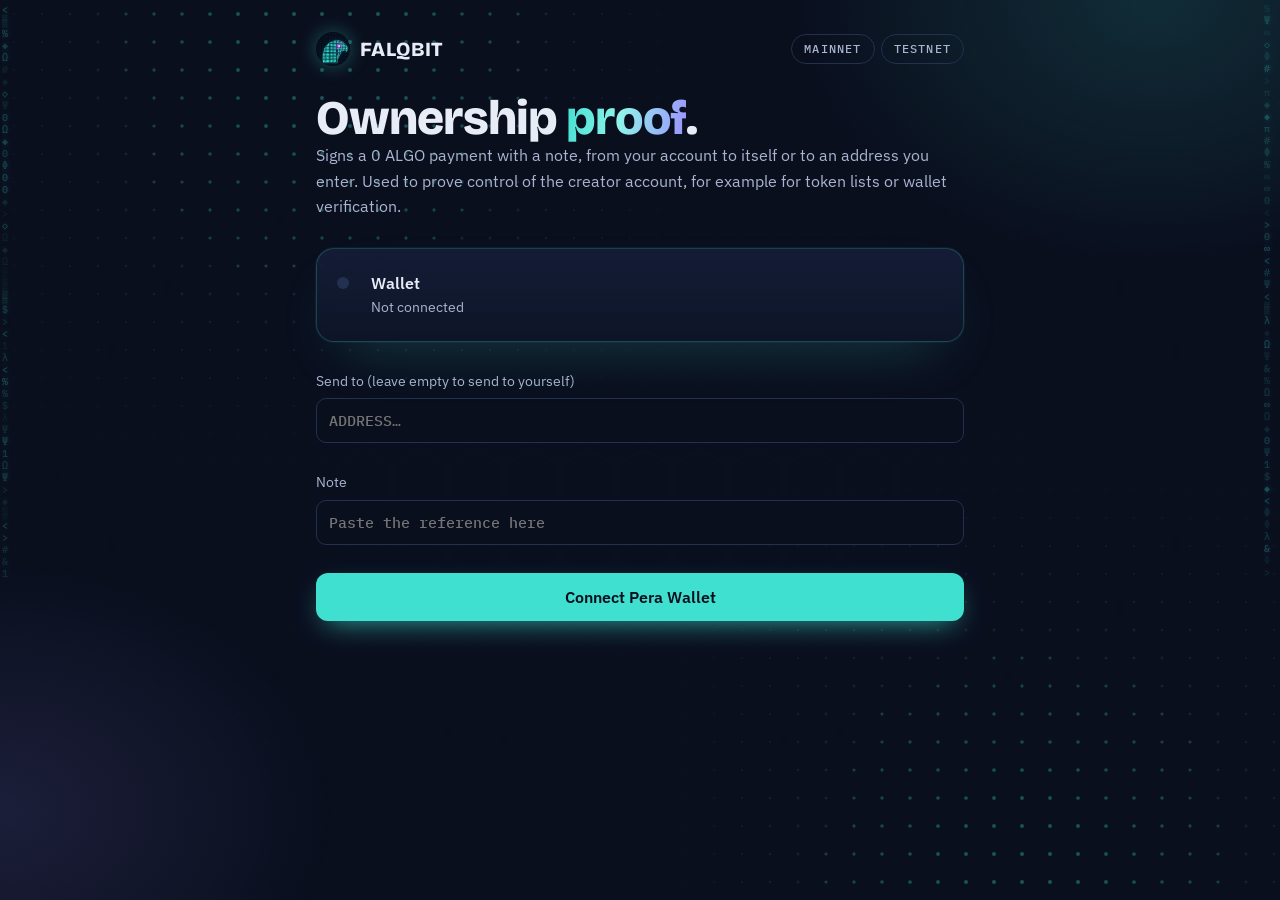
<file: proof.html>
<!doctype html>
<html lang="en">
<head>
<meta charset="utf-8">
<meta name="viewport" content="width=device-width, initial-scale=1, viewport-fit=cover">
<title>FALQBIT Proof</title>
<link rel="preconnect" href="https://fonts.googleapis.com">
<link rel="preconnect" href="https://fonts.gstatic.com" crossorigin>
<link rel="stylesheet" href="https://fonts.googleapis.com/css2?family=Bricolage+Grotesque:opsz,wght@12..96,700;12..96,800&family=IBM+Plex+Sans:wght@400;500;600&family=IBM+Plex+Mono:wght@500&display=swap">
<link rel="stylesheet" href="./app.css">
<link rel="icon" type="image/png" href="./icon.png">
<style>
  body { background-image: none; }
  .glowfx { position: fixed; inset: 0; z-index: -1; pointer-events: none;
    background: radial-gradient(520px 380px at 90% 0%, rgba(63,224,208,.14), transparent 70%), radial-gradient(480px 360px at 0% 90%, rgba(156,144,255,.12), transparent 70%); }
  h1 em { background: linear-gradient(100deg, #3FE0D0, #8FF3EA 45%, #9C90FF); -webkit-background-clip: text; background-clip: text; color: transparent; }
  .panel { background: linear-gradient(180deg, rgba(24,34,62,.75), rgba(16,23,44,.7)); backdrop-filter: blur(10px); -webkit-backdrop-filter: blur(10px);
    border-color: rgba(63,224,208,.22); box-shadow: 0 0 0 1px rgba(63,224,208,.06), 0 24px 60px -30px rgba(63,224,208,.35); }
  .row[data-s="ok"] .dot { box-shadow: 0 0 10px #3FE0D0; }
  .primary { box-shadow: 0 10px 28px -10px rgba(63,224,208,.75); }
</style>
<link rel="stylesheet" href="./fxu.css">
</head>
<body>
<div class="glowfx" aria-hidden="true"></div>
<div class="wrap">
  <header class="top">
    <a class="brand" href="./" style="display:inline-flex;align-items:center;gap:10px"><img src="./icon.png" alt="" width="34" height="34" style="width:34px;height:34px;border-radius:50%;box-shadow:0 0 18px rgba(63,224,208,.35)">FALQBIT</a>
    <nav class="nets" aria-label="Network">
      <a href="?net=mainnet" id="n-mainnet">MAINNET</a>
      <a href="?net=testnet" id="n-testnet" class="test">TESTNET</a>
    </nav>
  </header>
  <section>
    <h1>Ownership <em>proof</em>.</h1>
    <p class="lede">Signs a 0 ALGO payment with a note, from your account to itself or to an address you enter. Used to prove control of the creator account, for example for token lists or wallet verification.</p>
  </section>
  <section class="panel">
    <div class="row" id="r-wallet"><span class="dot"></span><div><div class="label">Wallet</div><div class="detail">Not connected</div></div></div>
  </section>
  <label class="field">Send to (leave empty to send to yourself)
    <input type="text" id="to" placeholder="ADDRESS…" autocomplete="off" spellcheck="false">
  </label>
  <label class="field">Note
    <input type="text" id="note" value="" placeholder="Paste the reference here" autocomplete="off" spellcheck="false">
  </label>
  <div class="actions">
    <button class="primary" id="b-connect" type="button">Connect Pera Wallet</button>
    <button class="primary" id="b-send" type="button" hidden>Sign 0 ALGO payment with this note</button>
    <button class="ghost" id="b-disconnect" type="button" hidden>Disconnect</button>
  </div>
  <div id="msg" class="msg" hidden></div>
</div>
<script type="module">
import { algosdk, FEE_PQ, client, pickNetwork, short } from "./falqbit.js";
const net = pickNetwork() || "mainnet";
const c = client(net);
const $ = (id) => document.getElementById(id);
const qs = new URLSearchParams(location.search);
if (qs.get("to")) $("to").value = qs.get("to");
if (qs.get("note")) $("note").value = qs.get("note");
$("n-" + net).setAttribute("aria-current", "true");
let account = null;
const say = (html, kind = "") => { const m = $("msg"); m.hidden = !html; m.className = "msg " + kind; m.innerHTML = html; };
function show() {
  const r = $("r-wallet");
  r.dataset.s = account ? "ok" : "";
  r.querySelector(".detail").textContent = account ? `${short(account)} · ${c.n.label}` : "Not connected";
  $("b-connect").hidden = !!account; $("b-send").hidden = !account; $("b-disconnect").hidden = !account;
}
function disconnect() { c.pera.disconnect(); account = null; say(""); show(); }
$("b-connect").addEventListener("click", async () => {
  try { account = (await c.connect())[0]; c.pera.connector?.on("disconnect", disconnect); show(); }
  catch (e) { if (e?.data?.type !== "CONNECT_MODAL_CLOSED") say(e.message || String(e), "err"); }
});
$("b-disconnect").addEventListener("click", disconnect);
$("b-send").addEventListener("click", async () => {
  try {
    $("b-send").disabled = true;
    say("Approve the request in Pera…");
    const to = $("to").value.trim() || account;
    if (!algosdk.isValidAddress(to)) throw new Error("The address in \"Send to\" is not valid. Check it and try again.");
    if (!$("note").value.trim()) throw new Error("Paste the note first.");
    const txn = algosdk.makePaymentTxnWithSuggestedParamsFromObject({
      sender: account, receiver: to, amount: 0,
      note: new TextEncoder().encode($("note").value.trim()),
      suggestedParams: await c.params(FEE_PQ),
    });
    const { id } = await c.signAndSend([txn]);
    say(`Done. Transaction ID:<br><strong class="mono">${id}</strong><br><a href="${c.n.lora}/transaction/${id}" target="_blank" rel="noopener">View on Lora</a>`, "ok");
  } catch (e) { say(e.message || String(e), "err"); }
  finally { $("b-send").disabled = false; }
});
c.reconnect().then((a) => { if (a.length) { account = a[0]; c.pera.connector?.on("disconnect", disconnect); } show(); }).catch(() => show());
</script>
<script src="./fx.js" defer></script>
<script src="./fx3.js" defer></script>
</body>
</html>
</file>
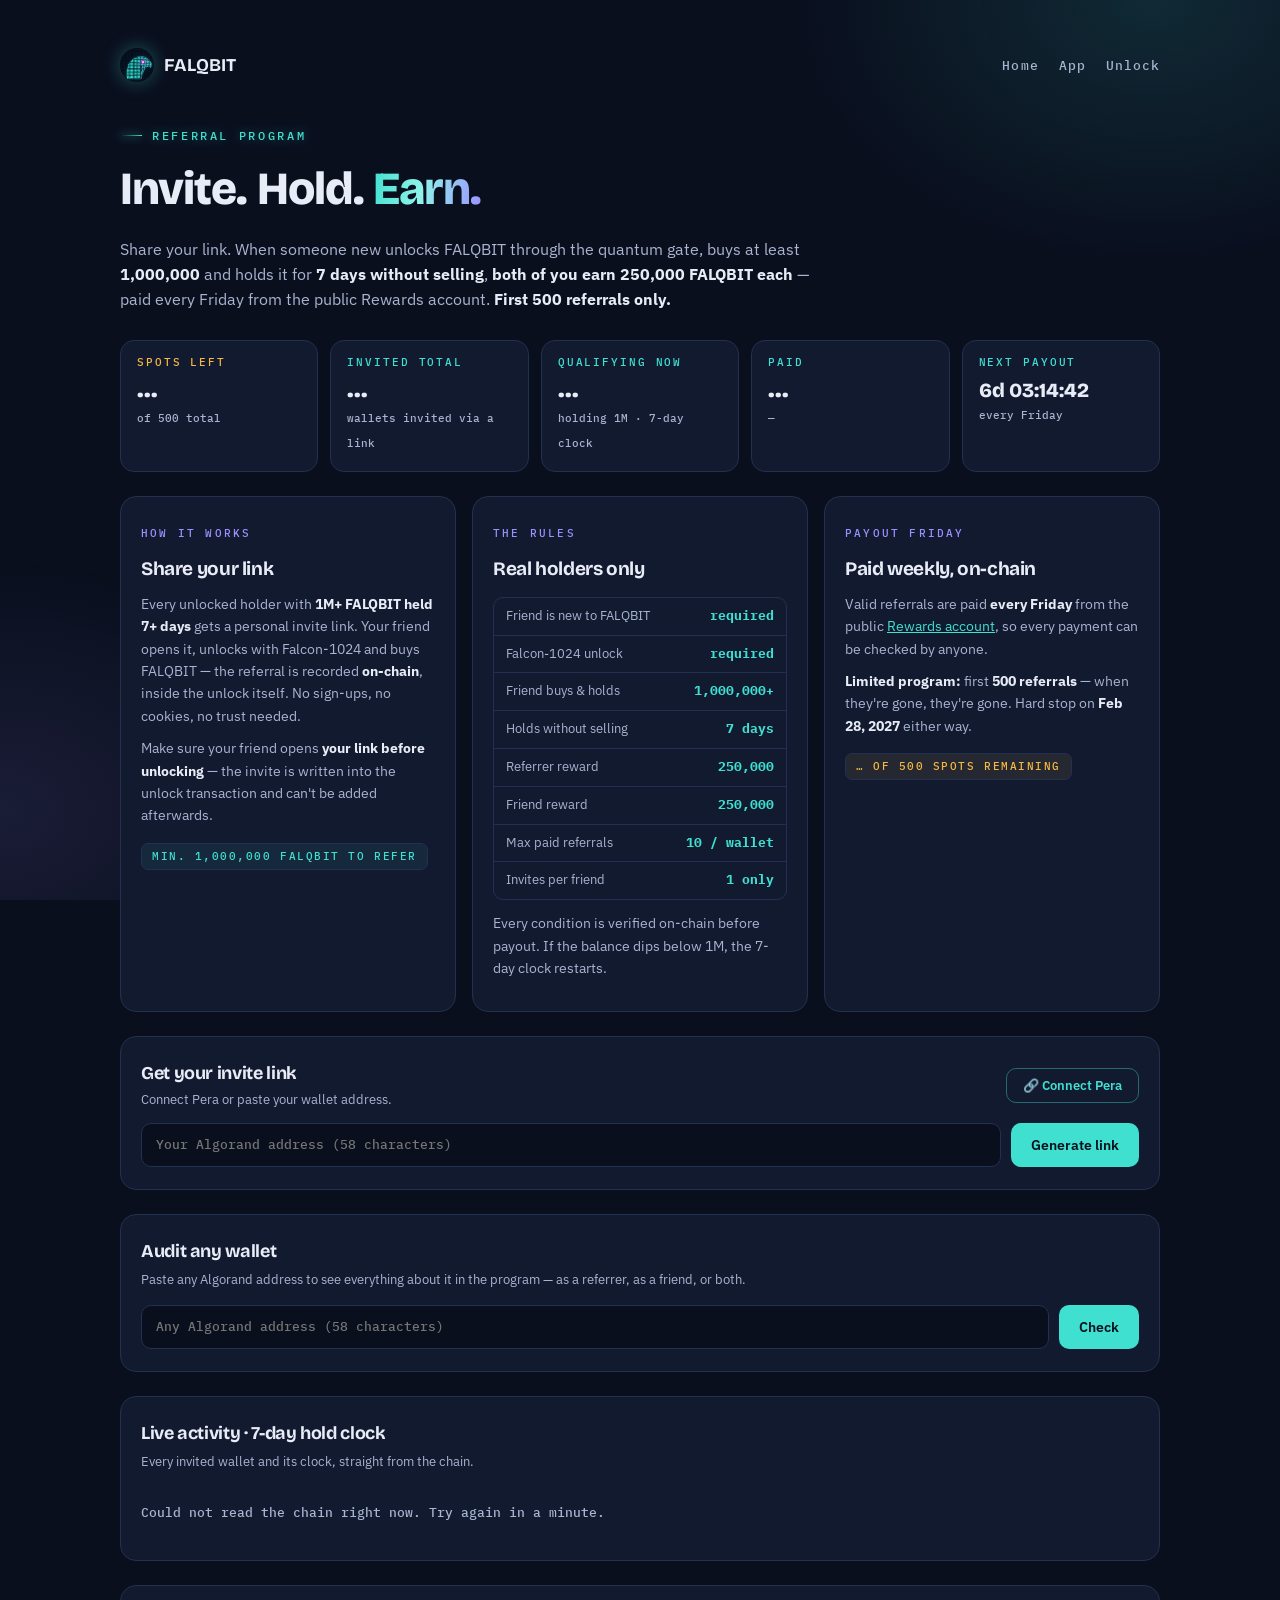
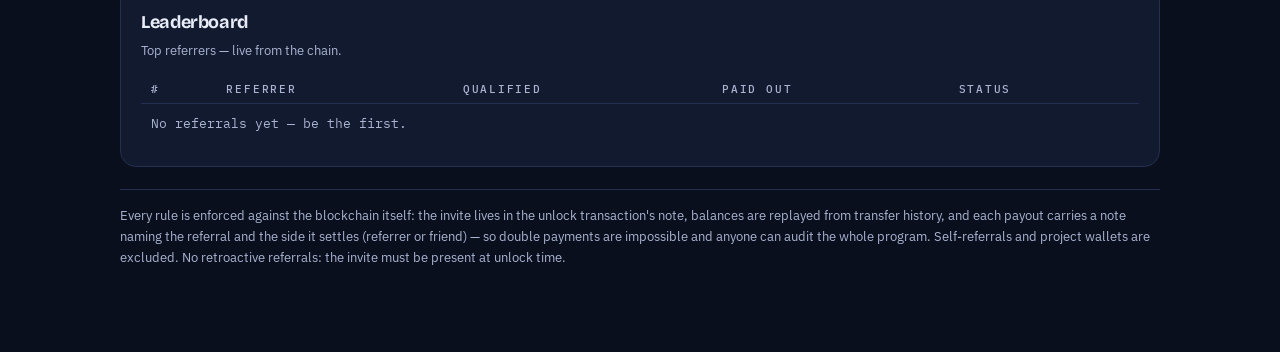
<file: referrals.html>
<!doctype html>
<html lang="en">
<head>
<meta charset="utf-8">
<meta name="viewport" content="width=device-width, initial-scale=1, viewport-fit=cover">
<title>FALQBIT Referrals</title>
<meta name="description" content="Invite a friend to FALQBIT. They unlock with Falcon-1024, buy and hold 1M — both sides earn 250K each. First 500 referrals only, verified on-chain.">
<link rel="preconnect" href="https://fonts.googleapis.com">
<link rel="preconnect" href="https://fonts.gstatic.com" crossorigin>
<link rel="stylesheet" href="https://fonts.googleapis.com/css2?family=Bricolage+Grotesque:opsz,wght@12..96,500;12..96,700;12..96,800&family=IBM+Plex+Sans:wght@400;500;600&family=IBM+Plex+Mono:wght@500&display=swap">
<link rel="icon" type="image/png" href="./icon.png">
<style>
:root{
  --ground:#0A0F1E; --surface:#121A30; --raise:#18223E; --line:#24304F;
  --fg:#E8ECF6; --muted:#A9B4D0; --cyan:#3FE0D0; --violet:#9C90FF; --amber:#F5B942; --red:#FF7A7A;
  --display:"Bricolage Grotesque","Segoe UI",system-ui,sans-serif;
  --body:"IBM Plex Sans","Segoe UI",system-ui,sans-serif;
  --mono:"IBM Plex Mono",ui-monospace,Menlo,monospace;
  color-scheme:dark;
}
*{box-sizing:border-box}
body{background:var(--ground);color:var(--fg);font:400 16px/1.6 var(--body);margin:0;
  padding:0 max(16px,env(safe-area-inset-left,0px)) 70px max(16px,env(safe-area-inset-right,0px))}
.glowfx{position:fixed;inset:0;z-index:-1;pointer-events:none;
  background:radial-gradient(520px 380px at 90% 0%,rgba(63,224,208,.13),transparent 70%),radial-gradient(480px 360px at 0% 90%,rgba(156,144,255,.11),transparent 70%)}
h1,h2,h3{font-family:var(--display);letter-spacing:-.02em;margin:0;text-wrap:balance}
a{color:var(--cyan)}
.wrap{max-width:1040px;margin:0 auto}
header.top{display:flex;align-items:center;justify-content:space-between;gap:12px;padding:22px 0;flex-wrap:wrap}
.brand{display:inline-flex;align-items:center;gap:10px;color:var(--fg);text-decoration:none;font:700 18px/1 var(--display)}
.brand img{width:34px;height:34px;border-radius:50%;box-shadow:0 0 18px rgba(63,224,208,.35)}
nav.pages a{color:var(--muted);text-decoration:none;font:500 13px/1 var(--mono);letter-spacing:.08em;margin-left:16px}
nav.pages a:hover{color:var(--cyan)}
.eyebrow{display:inline-flex;align-items:center;gap:10px;font:500 12px/1 var(--mono);letter-spacing:.22em;text-transform:uppercase;color:var(--cyan);text-shadow:0 0 12px rgba(63,224,208,.45);margin:26px 0 10px}
.eyebrow::before{content:"";width:22px;height:1px;background:linear-gradient(90deg,transparent,var(--cyan));box-shadow:0 0 8px var(--cyan)}
h1.hero{font-size:clamp(30px,5vw,46px);font-weight:800}
h1.hero em{font-style:normal;background:linear-gradient(100deg,#3FE0D0,#8FF3EA 45%,#9C90FF);-webkit-background-clip:text;background-clip:text;color:transparent}
.lede{color:var(--muted);max-width:700px;margin:12px 0 0;font-size:15.5px}
.lede b{color:var(--fg)}
/* status strip */
.strip{display:grid;grid-template-columns:repeat(auto-fit,minmax(150px,1fr));gap:12px;margin:28px 0 0}
.sbox{background:var(--surface);border:1px solid var(--line);border-radius:14px;padding:16px 16px;min-width:0}
.sbox .k{font:500 10.5px/1 var(--mono);letter-spacing:.18em;text-transform:uppercase;color:var(--cyan);margin:0 0 8px}
.sbox b{display:block;font:800 26px/1.1 var(--display);color:var(--fg)}
.sbox span{font:500 11px/1.4 var(--mono);color:var(--muted)}
.sbox.amber .k{color:var(--amber)}
.tick{font-variant-numeric:tabular-nums}
/* cards */
.steps{display:grid;grid-template-columns:repeat(auto-fit,minmax(270px,1fr));gap:16px;margin-top:24px}
.step{background:var(--surface);border:1px solid var(--line);border-radius:16px;padding:22px 20px;min-width:0}
.step .n{font:500 11px/1 var(--mono);letter-spacing:.2em;color:var(--violet)}
.step h3{font-size:19px;margin:10px 0 8px}
.step p{color:var(--muted);font-size:14px;margin:0 0 10px}
.step p b{color:var(--fg)}
.tiers{border:1px solid var(--line);border-radius:10px;overflow:hidden;font-size:13px;margin:12px 0}
.tiers>div{display:flex;justify-content:space-between;gap:10px;padding:8px 12px;border-bottom:1px solid var(--line)}
.tiers>div:last-child{border-bottom:0}
.tiers span{color:var(--muted)} .tiers b{font-family:var(--mono);color:var(--cyan);text-align:right}
.lock{display:inline-block;font:500 11px/1 var(--mono);letter-spacing:.14em;text-transform:uppercase;padding:7px 10px;border-radius:7px;border:1px solid var(--line);color:var(--cyan);background:rgba(63,224,208,.07);margin-top:6px}
.lock.amber{color:var(--amber);background:rgba(245,185,66,.08)}
/* generator */
.linkbox{margin-top:24px;background:var(--surface);border:1px solid var(--line);border-radius:16px;padding:22px 20px}
.linkbox h3{font-size:18px;margin-bottom:4px}
.linkbox .sub{color:var(--muted);font-size:13px;margin:0 0 14px}
.lrow{display:flex;gap:10px;flex-wrap:wrap}
.lrow input{flex:1;min-width:230px;background:var(--ground);border:1px solid var(--line);border-radius:10px;color:var(--fg);font:500 13px/1.4 var(--mono);padding:12px 14px}
.lrow input:focus-visible{outline:2px solid var(--cyan);outline-offset:2px}
.btn{background:var(--cyan);color:var(--ground);border:0;border-radius:10px;font:600 14px/1 var(--body);padding:12px 20px;cursor:pointer;white-space:nowrap}
.btn.ghost{background:transparent;color:var(--cyan);border:1px solid var(--line)}
.linkout{display:none;margin-top:12px;background:var(--ground);border:1px dashed var(--line);border-radius:10px;padding:12px 14px;font:500 13px/1.6 var(--mono);color:var(--cyan);overflow-wrap:anywhere}
.linkout .st{display:block;color:var(--muted);font-size:11.5px;margin-top:4px}
.linkout .st.ok{color:var(--cyan)} .linkout .st.warn{color:var(--amber)} .linkout .st.bad{color:var(--red)}
/* leaderboard + activity */
.lb{margin-top:24px;background:var(--surface);border:1px solid var(--line);border-radius:16px;padding:22px 20px;min-width:0}
.lb h3{font-size:18px;margin-bottom:4px}
.lb .sub{color:var(--muted);font-size:13px;margin:0 0 14px}
.tblwrap{overflow-x:auto}
table.board{width:100%;border-collapse:collapse;font-size:13px;min-width:430px}
.board th{font:500 11px/1 var(--mono);letter-spacing:.16em;text-transform:uppercase;color:var(--muted);text-align:left;padding:8px 10px;border-bottom:1px solid var(--line)}
.board td{padding:10px;border-bottom:1px solid var(--line);font-family:var(--mono);font-size:13px}
.board tr:last-child td{border-bottom:0}
.board .pos{color:var(--violet)} .board .amt{color:var(--cyan)}
.badge{display:inline-block;font:500 10px/1 var(--mono);letter-spacing:.1em;text-transform:uppercase;padding:5px 8px;border-radius:6px;white-space:nowrap}
.badge.paid{color:var(--cyan);background:rgba(63,224,208,.1)}
.badge.qual{color:var(--amber);background:rgba(245,185,66,.1)}
.badge.wait{color:var(--violet);background:rgba(156,144,255,.12)}
.badge.low{color:var(--red);background:rgba(255,122,122,.1)}
.muted{color:var(--muted)}
.mono{font-family:var(--mono)}
/* activity rings */
ul.refs{list-style:none;margin:0;padding:0}
ul.refs li{display:flex;align-items:center;gap:12px;padding:12px 2px;border-bottom:1px solid var(--line);font:500 12.5px/1.4 var(--mono)}
ul.refs li:last-child{border-bottom:0}
.rinfo{flex:1;min-width:0}
.raddr{color:var(--fg);overflow:hidden;text-overflow:ellipsis;white-space:nowrap}
.rsub{font-size:11px;margin-top:3px;color:var(--muted)}
.rsub.qual{color:var(--amber)} .rsub.paid{color:var(--cyan)} .rsub.wait{color:var(--violet)} .rsub.low{color:var(--red)}
.ring{position:relative;width:40px;height:40px;flex:none}
.ring svg{width:40px;height:40px;transform:rotate(-90deg)}
.ring .bg{fill:none;stroke:var(--line);stroke-width:3.5}
.ring .fg{fill:none;stroke:url(#rg);stroke-width:3.5;stroke-linecap:round;stroke-dasharray:100 100;stroke-dashoffset:100;animation:dash 1.4s cubic-bezier(.22,1,.36,1) forwards}
.ring b{position:absolute;inset:0;display:flex;align-items:center;justify-content:center;font:700 10px/1 var(--mono);color:var(--fg)}
.ring.live{filter:drop-shadow(0 0 7px rgba(245,185,66,.5))} .ring.live b{color:var(--amber)}
.ring.done{filter:drop-shadow(0 0 7px rgba(63,224,208,.45))} .ring.done .fg{stroke:var(--cyan)} .ring.done b{color:var(--cyan)}
.ring.waitp{filter:drop-shadow(0 0 7px rgba(156,144,255,.45))} .ring.waitp .fg{stroke:var(--violet)} .ring.waitp b{color:var(--violet)}
.ring.low .fg{stroke:var(--red)} .ring.low b{color:var(--red)}
@keyframes dash{to{stroke-dashoffset:var(--off,0)}}
@keyframes pulse{0%,100%{opacity:1}50%{opacity:.35}}
.livedot{display:inline-block;width:6px;height:6px;border-radius:50%;background:var(--amber);box-shadow:0 0 8px var(--amber);margin-right:6px;animation:pulse 1.5s ease-in-out infinite;vertical-align:1px}
.note{margin-top:22px;color:var(--muted);font-size:13px;border-top:1px solid var(--line);padding-top:16px}
.note a{color:var(--cyan)}
/* audit panel */
.aud{background:var(--ground);border:1px solid var(--line);border-radius:12px;padding:16px}
.aud h4{font-size:14px;margin:0 0 10px;color:var(--cyan);font-family:var(--mono);letter-spacing:.14em;text-transform:uppercase;font-weight:500}
.aud .kv{display:grid;grid-template-columns:auto 1fr;gap:6px 14px;font-size:13px;font-family:var(--mono)}
.aud .kv dt{color:var(--muted)}
.aud .kv dd{color:var(--fg);margin:0;overflow-wrap:anywhere}
.aud .kv dd.up{color:var(--cyan)} .aud .kv dd.warn{color:var(--amber)} .aud .kv dd.bad{color:var(--red)}
.aud .section{margin-top:14px;padding-top:14px;border-top:1px solid var(--line)}
.aud .section:first-child{margin-top:0;padding-top:0;border-top:0}
.aud .pill{display:inline-block;font:500 10px/1 var(--mono);letter-spacing:.12em;text-transform:uppercase;padding:4px 7px;border-radius:5px;margin-right:4px}
.aud .pill.r{color:var(--cyan);background:rgba(63,224,208,.1)}
.aud .pill.f{color:var(--violet);background:rgba(156,144,255,.12)}
.aud .pill.cap{color:var(--amber);background:rgba(245,185,66,.1)}
.aud .pill.no{color:var(--red);background:rgba(255,122,122,.1)}
.aud table{width:100%;border-collapse:collapse;font-size:12.5px;margin-top:8px}
.aud table th{text-align:left;padding:6px 8px;border-bottom:1px solid var(--line);font:500 10px/1 var(--mono);letter-spacing:.14em;text-transform:uppercase;color:var(--muted)}
.aud table td{padding:6px 8px;border-bottom:1px solid var(--line);font-family:var(--mono);font-size:12px}
.aud table tr:last-child td{border-bottom:0}
#loading{color:var(--muted);font:500 13px/1.5 var(--mono);padding:16px 0}
@keyframes spin{to{transform:rotate(360deg)}}
.spin{display:inline-block;width:12px;height:12px;border:2px solid var(--line);border-top-color:var(--cyan);border-radius:50%;animation:spin .9s linear infinite;vertical-align:-2px;margin-right:8px}
.btn.ghost{background:transparent;color:var(--cyan);border:1px solid rgba(63,224,208,.4);cursor:pointer;font:600 13px/1 var(--body);border-radius:10px;transition:background .2s}
.btn.ghost:hover{background:rgba(63,224,208,.08)}
.btn.ghost.connected{background:rgba(63,224,208,.15);border-color:var(--cyan)}
</style>
</head>
<body>
<div class="glowfx" aria-hidden="true"></div>
<svg width="0" height="0" aria-hidden="true"><defs><linearGradient id="rg" x1="0" y1="0" x2="1" y2="1"><stop offset="0" stop-color="#3FE0D0"/><stop offset="1" stop-color="#9C90FF"/></linearGradient></defs></svg>
<div class="wrap">
  <header class="top">
    <a class="brand" href="./"><img src="./icon.png" alt="">FALQBIT</a>
    <nav class="pages" aria-label="Pages">
      <a href="./">Home</a>
      <a href="./app.html">App</a>
      <a href="./unlock.html">Unlock</a>
    </nav>
  </header>

  <p class="eyebrow">Referral program</p>
  <h1 class="hero">Invite. Hold. <em>Earn.</em></h1>
  <p class="lede">Share your link. When someone new unlocks FALQBIT through the quantum gate, buys at least <b>1,000,000</b> and holds it for <b>7 days without selling</b>, <b>both of you earn 250,000 FALQBIT each</b> — paid every Friday from the public Rewards account. <b>First 500 referrals only.</b></p>

  <div class="strip">
    <div class="sbox amber"><p class="k">Spots left</p><b id="s-spots">…</b><span id="s-spots-sub">of 500 total</span></div>
    <div class="sbox"><p class="k">Invited total</p><b id="s-invited">…</b><span>wallets invited via a link</span></div>
    <div class="sbox"><p class="k">Qualifying now</p><b id="s-qual">…</b><span>holding 1M · 7-day clock</span></div>
    <div class="sbox"><p class="k">Paid</p><b id="s-paid">…</b><span id="s-paid-amt">—</span></div>
    <div class="sbox"><p class="k" id="s-cd-k">Next payout</p><b id="s-cd" class="tick" style="font-size:20px;padding-top:4px">…</b><span id="s-cd-s">every Friday</span></div>
  </div>

  <div class="steps">
    <article class="step">
      <span class="n">HOW IT WORKS</span>
      <h3>Share your link</h3>
      <p>Every unlocked holder with <b>1M+ FALQBIT held 7+ days</b> gets a personal invite link. Your friend opens it, unlocks with Falcon-1024 and buys FALQBIT — the referral is recorded <b>on-chain</b>, inside the unlock itself. No sign-ups, no cookies, no trust needed.</p>
      <p>Make sure your friend opens <b>your link before unlocking</b> — the invite is written into the unlock transaction and can't be added afterwards.</p>
      <span class="lock">Min. 1,000,000 FALQBIT to refer</span>
    </article>
    <article class="step">
      <span class="n">THE RULES</span>
      <h3>Real holders only</h3>
      <div class="tiers">
        <div><span>Friend is new to FALQBIT</span><b>required</b></div>
        <div><span>Falcon-1024 unlock</span><b>required</b></div>
        <div><span>Friend buys &amp; holds</span><b>1,000,000+</b></div>
        <div><span>Holds without selling</span><b>7 days</b></div>
        <div><span>Referrer reward</span><b>250,000</b></div>
        <div><span>Friend reward</span><b>250,000</b></div>
        <div><span>Max paid referrals</span><b>10 / wallet</b></div>
        <div><span>Invites per friend</span><b>1 only</b></div>
      </div>
      <p>Every condition is verified on-chain before payout. If the balance dips below 1M, the 7-day clock restarts.</p>
    </article>
    <article class="step">
      <span class="n">PAYOUT FRIDAY</span>
      <h3>Paid weekly, on-chain</h3>
      <p>Valid referrals are paid <b>every Friday</b> from the public <a href="https://lora.algokit.io/mainnet/account/V4J46SMHHEJHXRKXHA6MJKWFJMZIXQSMBPU5UC7W6BRUEYYB3SF7CPTC2Q" target="_blank" rel="noopener">Rewards account</a>, so every payment can be checked by anyone.</p>
      <p><b>Limited program:</b> first <b>500 referrals</b> — when they're gone, they're gone. Hard stop on <b id="p-end">Feb 28, 2027</b> either way.</p>
      <span class="lock amber" id="p-spots-lock">… of 500 spots remaining</span>
    </article>
  </div>

  <div class="linkbox">
    <div style="display:flex;gap:10px;align-items:center;justify-content:space-between;flex-wrap:wrap;margin-bottom:12px">
      <div>
        <h3 style="margin:0 0 2px">Get your invite link</h3>
        <p class="sub" style="margin:0">Connect Pera or paste your wallet address.</p>
      </div>
      <button class="btn ghost" id="ref-connect" type="button" style="padding:10px 16px">🔗 Connect Pera</button>
    </div>
    <div class="lrow">
      <input id="gen-in" placeholder="Your Algorand address (58 characters)" autocomplete="off" spellcheck="false">
      <button class="btn" id="gen-btn" type="button">Generate link</button>
    </div>
    <div class="linkout" id="gen-out"></div>
  </div>

  <div class="lb">
    <h3>Audit any wallet</h3>
    <p class="sub">Paste any Algorand address to see everything about it in the program — as a referrer, as a friend, or both.</p>
    <div class="lrow">
      <input id="audit-in" placeholder="Any Algorand address (58 characters)" autocomplete="off" spellcheck="false">
      <button class="btn" id="audit-btn" type="button">Check</button>
    </div>
    <div id="audit-out" style="margin-top:14px;display:none"></div>
  </div>

  <div class="lb">
    <h3>Live activity · 7-day hold clock</h3>
    <p class="sub">Every invited wallet and its clock, straight from the chain.</p>
    <div id="loading"><span class="spin"></span>Reading the chain…</div>
    <ul class="refs" id="act-list"></ul>
  </div>

  <div class="lb">
    <h3>Leaderboard</h3>
    <p class="sub">Top referrers — live from the chain.</p>
    <div class="tblwrap">
      <table class="board" id="board">
        <tr><th>#</th><th>Referrer</th><th>Qualified</th><th>Paid out</th><th>Status</th></tr>
        <tr id="board-empty"><td colspan="5" class="muted">No referrals yet — be the first.</td></tr>
      </table>
    </div>
  </div>

  <p class="note">Every rule is enforced against the blockchain itself: the invite lives in the unlock transaction's note, balances are replayed from transfer history, and each payout carries a note naming the referral and the side it settles (referrer or friend) — so double payments are impossible and anyone can audit the whole program. Self-referrals and project wallets are excluded. No retroactive referrals: the invite must be present at unlock time.</p>
</div>

<script>
(function () {
  "use strict";
  var IDX = "https://mainnet-idx.4160.nodely.dev";
  var IDX_FB = "https://mainnet-idx.algonode.cloud";
  function $(id) { return document.getElementById(id); }
  function fmt(n, d) { return n.toLocaleString("en-US", { minimumFractionDigits: d || 0, maximumFractionDigits: d || 0 }); }
  function short(a) { return a ? a.slice(0, 5) + "…" + a.slice(-5) : "—"; }
  function f2(n) { return (n < 10 ? "0" : "") + n; }
  function fmtCd(ms) {
    var s = Math.max(0, Math.floor(ms / 1000));
    var d = Math.floor(s / 86400), h = Math.floor(s % 86400 / 3600), m = Math.floor(s % 3600 / 60), x = s % 60;
    return d + "d " + f2(h) + ":" + f2(m) + ":" + f2(x);
  }
  var _cache = {};
  function fetchJSON(url) {
    if (_cache[url] && Date.now() - _cache[url].t < 30000) return Promise.resolve(_cache[url].d);
    var fb = url.indexOf(IDX) === 0 ? IDX_FB + url.slice(IDX.length) : null;
    return fetch(url).then(function (r) { if (!r.ok) throw new Error(r.status); return r.json(); })
      .then(function (d) { _cache[url] = { t: Date.now(), d: d }; return d; })
      .catch(function (e) {
        if (fb) return fetch(fb).then(function (r) { if (!r.ok) throw new Error(r.status); return r.json(); }).then(function (d) { _cache[url] = { t: Date.now(), d: d }; return d; });
        throw e;
      });
  }

  var CFG = null, R = null, NET = null;
  var EXTRA_EXCLUDED = [
    "YW5KDBPXOFQUDLAXBLSTMGB7TH77Y6HUNVVG4FLWYSKKCHLLYYCR5UHXZM",
    "SYRON5PUM6MQVP3IPMPGV2GHHLDNVC45KDMZEKJ7ACFHW4FH3ZLXH7SMP4"
  ];
  var EXCLUDED = {};
  var MICRO = 1e6;

  fetch("./falqbit-config.json").then(function (r) { return r.json(); }).then(function (cfg) {
    CFG = cfg; NET = cfg.mainnet; R = cfg.referral;
    [NET.project, NET.team, NET.rewards, NET.pool, NET.app_address].concat(EXTRA_EXCLUDED).forEach(function (a) { EXCLUDED[a] = 1; });
    $("p-end").textContent = new Date(R.end).toLocaleDateString("en-US", { month: "short", day: "numeric", year: "numeric", timeZone: "UTC" });
    startCountdown();
    load();
  }).catch(function () { $("loading").innerHTML = "Could not load program config."; });

  /* countdown: before start → counts to start; after → counts to next Friday 00:00 UTC */
  function startCountdown() {
    function tick() {
      var now = Date.now();
      var start = Date.parse(R.start), end = Date.parse(R.end);
      if (now < start) {
        $("s-cd-k").textContent = "Starts in";
        $("s-cd").textContent = fmtCd(start - now);
        $("s-cd-s").textContent = new Date(start).toUTCString().slice(0, 16);
      } else if (now > end) {
        $("s-cd-k").textContent = "Program";
        $("s-cd").textContent = "Ended";
        $("s-cd-s").textContent = "thank you!";
      } else {
        var d = new Date();
        var add = (5 - d.getUTCDay() + 7) % 7; if (!add) add = 7;
        var fr = Date.UTC(d.getUTCFullYear(), d.getUTCMonth(), d.getUTCDate() + add);
        $("s-cd-k").textContent = "Next payout";
        $("s-cd").textContent = fmtCd(fr - now);
        $("s-cd-s").textContent = "every Friday";
      }
    }
    tick(); setInterval(tick, 1000);
  }

  /* ---- chain data ---- */
  function pageAll(url, cap) {
    function page(next, acc) {
      acc = acc || [];
      return fetchJSON(url + (next ? "&next=" + encodeURIComponent(next) : "")).then(function (j) {
        j = j || {}; acc = acc.concat(j.transactions || []);
        if (j["next-token"] && (j.transactions || []).length && acc.length < (cap || 10000)) return page(j["next-token"], acc);
        return acc;
      });
    }
    return page();
  }

  function noteB64(s) { return encodeURIComponent(btoa(s)); }
  function decodeNote(n) { try { return atob(n); } catch (e) { return ""; } }

  var REFS = [];           // {referred, referrer, t}
  var PAID_REFERRER = {};  // referred -> {amount, t, to} — referrer side paid
  var PAID_REFERRED = {};  // referred -> {amount, t, to} — friend side paid
  var STATES = {};         // referred -> {bal, qualStart, status}

  // note prefixes + rewards (populated after config loads, since `R` is fetched async)
  var NOTE_R, NOTE_F, REWARD_R, REWARD_F;
  function initConstants() {
    NOTE_R = R.payout_note_referrer_prefix || R.payout_note_prefix || "falqbit-refpay-r:";
    NOTE_F = R.payout_note_referred_prefix || "falqbit-refpay-f:";
    REWARD_R = R.reward_referrer || R.reward || 250000;
    REWARD_F = R.reward_referred || R.reward || 250000;
  }

  function load() {
    initConstants();
    var startT = Date.parse(R.start) / 1000, endT = Date.parse(R.end) / 1000;
    var pRefs = pageAll(IDX + "/v2/transactions?tx-type=pay&note-prefix=" + noteB64(R.note_prefix) + "&address=" + NET.app_address + "&address-role=receiver&limit=1000", 20000);
    // one query, all axfer out of rewards — we filter by note below (covers both prefixes)
    var pPaid = pageAll(IDX + "/v2/accounts/" + NET.rewards + "/transactions?tx-type=axfer&limit=1000", 20000);
    Promise.all([pRefs, pPaid]).then(function (res) {
      var seen = {};
      (res[0] || []).forEach(function (t) {
        var p = t["payment-transaction"];
        if (!p || p.receiver !== NET.app_address) return;
        var note = decodeNote(t.note || "");
        if (note.indexOf(R.note_prefix) !== 0) return;
        var ref = note.slice(R.note_prefix.length).trim();
        var referred = t.sender, tt = t["round-time"];
        if (!/^[A-Z2-7]{58}$/.test(ref)) return;
        if (ref === referred) return;
        if (EXCLUDED[ref] || EXCLUDED[referred]) return;
        if (tt < startT || tt > endT) return;
        if (seen[referred]) return; // first invite wins
        seen[referred] = 1;
        REFS.push({ referred: referred, referrer: ref, t: tt });
      });
      (res[1] || []).forEach(function (t) {
        var a = t["asset-transfer-transaction"];
        if (!a || a["asset-id"] !== NET.asset_id || t.sender !== NET.rewards) return;
        var note = decodeNote(t.note || "");
        if (note.indexOf(NOTE_R) === 0) {
          var referred = note.slice(NOTE_R.length).trim();
          PAID_REFERRER[referred] = { amount: a.amount / MICRO, t: t["round-time"], to: a.receiver };
        } else if (note.indexOf(NOTE_F) === 0) {
          var referredF = note.slice(NOTE_F.length).trim();
          PAID_REFERRED[referredF] = { amount: a.amount / MICRO, t: t["round-time"], to: a.receiver };
        }
      });
      renderStats(); // first pass (invited, paid, spots — may show qualifying=0 until states load)
      return loadStates();
    }).then(function () {
      renderStats(); // second pass — now qualifying is accurate
      renderActivity();
      renderBoard();
    }).catch(function () {
      $("loading").innerHTML = "Could not read the chain right now. Try again in a minute.";
    });
  }

  /* replay FALQBIT transfers to find, for each referred account, the moment its balance
     last rose to >= min and stayed there — that moment + 7 days is the payout time */
  function accountState(addr) {
    var min = R.min_referred * MICRO;
    return Promise.all([
      // use the indexer's /v2/accounts/{addr} endpoint and find our asset in the assets array
      // (the /assets/{id} sub-endpoint isn't universally supported on indexer)
      fetchJSON(IDX + "/v2/accounts/" + addr).catch(function () { return null; }),
      pageAll(IDX + "/v2/accounts/" + addr + "/transactions?tx-type=axfer&asset-id=" + NET.asset_id + "&limit=1000", 3000)
    ]).then(function (res) {
      var acct = res[0] && res[0].account ? res[0].account : null;
      var assets = acct && acct.assets ? acct.assets : [];
      var holding = null;
      for (var i = 0; i < assets.length; i++) {
        if (assets[i]["asset-id"] === NET.asset_id) { holding = assets[i]; break; }
      }
      var cur = holding ? Number(holding.amount) : 0;
      var txs = (res[1] || []).slice();
      txs.sort(function (a, b) { return b["round-time"] - a["round-time"]; }); // newest first
      var bal = cur, qualStart = null;
      if (bal >= min) qualStart = 0; // provisional: refined below
      var tNow = Math.floor(Date.now() / 1000);
      var lastOk = bal >= min ? tNow : null;
      // walk backwards; find earliest time from which balance stayed >= min until now
      for (var i = 0; i < txs.length; i++) {
        var t = txs[i], a = t["asset-transfer-transaction"];
        if (!a) continue;
        var delta = 0;
        if (a.receiver === addr) delta += a.amount;
        if (t.sender === addr) delta -= a.amount + (a["close-amount"] || 0);
        ((t["inner-txns"]) || []).forEach(function (it) {
          var ia = it["asset-transfer-transaction"]; if (!ia || ia["asset-id"] !== NET.asset_id) return;
          if (ia.receiver === addr) delta += ia.amount;
          if (it.sender === addr) delta -= ia.amount + (ia["close-amount"] || 0);
        });
        var before = bal - delta;
        if (bal >= min && before < min) { lastOk = t["round-time"]; bal = before; break; }
        bal = before;
        if (bal < min && lastOk !== null) break;
      }
      var belowNow = cur < min;
      // if balance never dipped below min in recorded history, use the oldest known tx
      // as the start of the hold — it means the wallet has been holding 1M+ the whole time
      if (!belowNow && lastOk === tNow && txs.length > 0) {
        lastOk = txs[txs.length - 1]["round-time"]; // txs is newest-first → last is oldest
      }
      // fallback: no axfer txs found for this asset — use account's very first transaction
      if (!belowNow && lastOk === tNow) {
        return fetchJSON(IDX + "/v2/accounts/" + addr + "/transactions?limit=1&order=asc").then(function (j) {
          var first = (j && j.transactions && j.transactions[0]) ? j.transactions[0]["round-time"] : null;
          return { bal: cur / MICRO, qualStart: first, below: false };
        }).catch(function () {
          return { bal: cur / MICRO, qualStart: null, below: false };
        });
      }
      return { bal: cur / MICRO, qualStart: belowNow ? null : lastOk, below: belowNow };
    }).catch(function () { return { bal: null, qualStart: null, below: true }; });
  }

  function loadStates() {
    // skip states for referrals where BOTH sides are already paid — nothing left to check
    var pending = REFS.filter(function (r) { return !(PAID_REFERRER[r.referred] && PAID_REFERRED[r.referred]); });
    var chunks = [];
    for (var i = 0; i < pending.length; i += 8) chunks.push(pending.slice(i, i + 8));
    var chain = Promise.resolve();
    chunks.forEach(function (ck) {
      chain = chain.then(function () {
        return Promise.all(ck.map(function (r) {
          return accountState(r.referred).then(function (st) { STATES[r.referred] = st; });
        }));
      });
    });
    return chain;
  }

  function renderStats() {
    // a spot is used the moment EITHER side has been paid for it
    var spotsUsed = {};
    Object.keys(PAID_REFERRER).forEach(function (k) { spotsUsed[k] = 1; });
    Object.keys(PAID_REFERRED).forEach(function (k) { spotsUsed[k] = 1; });
    var paidN = Object.keys(spotsUsed).length;
    var left = Math.max(0, R.spots - paidN);
    var paidAmt = Object.keys(PAID_REFERRER).length * REWARD_R + Object.keys(PAID_REFERRED).length * REWARD_F;
    // total invited = unique referrals recorded on-chain (via ?ref= in unlocks)
    var invited = REFS.length;
    // qualifying now = referrals whose friend is above 1M but hasn't yet completed 7 days
    var qualifying = 0;
    REFS.forEach(function (r) {
      if (PAID_REFERRER[r.referred] || PAID_REFERRED[r.referred]) return;
      var st = STATES[r.referred];
      if (!st || st.below || st.qualStart === null) return;
      qualifying++;
    });
    $("s-spots").textContent = fmt(left);
    $("s-spots-sub").textContent = "of " + fmt(R.spots) + " total";
    $("s-invited").textContent = fmt(invited);
    $("s-qual").textContent = fmt(qualifying);
    $("s-paid").textContent = fmt(paidN);
    $("s-paid-amt").textContent = fmt(paidAmt) + " FALQBIT distributed";
    $("p-spots-lock").textContent = fmt(left) + " of " + fmt(R.spots) + " spots remaining";
  }

  function statusOf(r) {
    // a referral is fully "paid" only when both sides have been settled
    if (PAID_REFERRER[r.referred] && PAID_REFERRED[r.referred]) return { k: "paid", label: "paid (both sides)", pct: 100 };
    if (PAID_REFERRER[r.referred] || PAID_REFERRED[r.referred]) return { k: "half", label: "partially paid", pct: 100 };
    var st = STATES[r.referred];
    if (!st) return { k: "wait", label: "checking…", pct: 0 };
    if (st.bal === null) return { k: "wait", label: "checking…", pct: 0 };
    if (st.below) return { k: "low", label: "below 1M — clock stopped", pct: 0 };
    if (st.qualStart === null) return { k: "low", label: "below 1M — clock stopped", pct: 0 };
    var now = Math.floor(Date.now() / 1000);
    var held = now - st.qualStart, need = R.hold_days * 86400;
    if (held >= need) return { k: "wait", label: "qualified — next Friday payout", pct: 100 };
    var days = Math.floor(held / 86400);
    return { k: "qual", label: "holding 1M+", pct: Math.round(held / need * 100), days: days, left: need - held, until: (st.qualStart + need) * 1000 };
  }

  var LIVE = [];
  function ringHtml(cls, pct, label) {
    return '<span class="ring ' + cls + '" style="--off:' + (100 - pct) + '"><svg viewBox="0 0 40 40"><circle class="bg" cx="20" cy="20" r="17" pathLength="100"/><circle class="fg" cx="20" cy="20" r="17" pathLength="100"/></svg><b>' + label + '</b></span>';
  }
  function renderActivity() {
    $("loading").style.display = "none";
    var list = $("act-list");
    if (!REFS.length) {
      var now = Date.now(), started = now >= Date.parse(R.start);
      list.innerHTML = '<li><span class="muted">' + (started ? "No invites recorded yet — share your link!" : "The program hasn't started yet. Get your link ready below.") + "</span></li>";
      return;
    }
    LIVE = [];
    var rows = REFS.slice().sort(function (a, b) { return b.t - a.t; }).map(function (r, i) {
      var s = statusOf(r);
      var ring, sub;
      if (s.k === "paid") { ring = ringHtml("done", 100, "✓"); sub = '<div class="rsub paid">both sides paid · +' + fmt(REWARD_R + REWARD_F) + "</div>"; }
      else if (s.k === "half") { ring = ringHtml("done", 50, "½"); sub = '<div class="rsub paid">one side paid — other coming next Friday</div>'; }
      else if (s.k === "qual") {
        ring = ringHtml("live", s.pct, s.days + "/" + R.hold_days);
        sub = '<div class="rsub qual"><span class="livedot"></span>holding 1M+ · <span class="tick" id="live-' + i + '">…</span> to payout</div>';
        LIVE.push({ id: "live-" + i, until: s.until });
      }
      else if (s.k === "low") { ring = ringHtml("low", 8, "!"); sub = '<div class="rsub low">' + s.label + "</div>"; }
      else { ring = ringHtml("waitp", 100, "✓"); sub = '<div class="rsub wait">' + s.label + "</div>"; }
      return "<li>" + ring + '<span class="rinfo"><span class="raddr">' + short(r.referred) + '</span> <span class="muted" style="font-size:11px">← invited by ' + short(r.referrer) + "</span>" + sub + "</span></li>";
    });
    list.innerHTML = rows.join("");
    if (LIVE.length && !renderActivity._t) {
      renderActivity._t = setInterval(function () {
        LIVE.forEach(function (l) { var el = $(l.id); if (el) el.textContent = fmtCd(l.until - Date.now()); });
      }, 1000);
    }
  }

  function renderBoard() {
    // leaderboard aggregates REFERRER wins — count paid referrals (referrer side) and qualified ones
    var agg = {};
    REFS.forEach(function (r) {
      if (!agg[r.referrer]) agg[r.referrer] = { q: 0, paid: 0 };
      if (PAID_REFERRER[r.referred]) { agg[r.referrer].paid++; agg[r.referrer].q++; return; }
      var s = statusOf(r);
      if (s.k === "wait" && s.pct === 100) agg[r.referrer].q++;
    });
    var rows = Object.keys(agg).map(function (a) { return { a: a, q: agg[a].q, paid: agg[a].paid }; })
      .sort(function (x, y) { return y.paid - x.paid || y.q - x.q; }).slice(0, 20);
    if (!rows.length) return;
    var tbl = $("board");
    $("board-empty").remove();
    rows.forEach(function (r, i) {
      var tr = document.createElement("tr");
      var status = r.paid >= R.max_per_referrer ? '<span class="badge low">cap reached</span>'
        : r.q > r.paid ? '<span class="badge wait">waiting payout</span>' : '<span class="badge paid">paid</span>';
      tr.innerHTML = '<td class="pos">' + (i + 1) + "</td><td>" + short(r.a) + "</td><td>" + r.q + '</td><td class="amt">' + fmt(Math.min(r.paid, R.max_per_referrer) * REWARD_R) + "</td><td>" + status + "</td>";
      tbl.appendChild(tr);
    });
  }

  /* ---- Connect Pera (auto-fill both inputs) ---- */
  // uses falqbit.js module API via a dynamic import, keeps this IIFE free of ESM
  var CONNECTED = null;
  function setConnected(addr) {
    CONNECTED = addr;
    var btn = $("ref-connect");
    if (addr) {
      btn.textContent = "✓ " + short(addr);
      btn.classList.add("connected");
      // auto-fill the inputs if empty
      if (!$("gen-in").value) { $("gen-in").value = addr; generate(); }
      if (!$("audit-in").value) { $("audit-in").value = addr; }
    } else {
      btn.textContent = "🔗 Connect Pera";
      btn.classList.remove("connected");
    }
  }
  $("ref-connect").addEventListener("click", function () {
    if (CONNECTED) {
      // click when connected = disconnect
      try { window.__FQ_PERA && window.__FQ_PERA.disconnect(); } catch (e) {}
      setConnected(null);
      return;
    }
    // import the module lazily and connect
    import("./falqbit.js").then(function (m) {
      var c = m.client("mainnet");
      window.__FQ_PERA = c.pera;
      return c.connect().then(function (accounts) {
        if (accounts && accounts.length) {
          setConnected(accounts[0]);
          try { c.pera.connector && c.pera.connector.on("disconnect", function () { setConnected(null); }); } catch (e) {}
        }
      });
    }).catch(function (e) {
      if (e && e.data && e.data.type === "CONNECT_MODAL_CLOSED") return;
      console.error("Pera connect:", e);
    });
  });
  // try silent reconnect on page load
  setTimeout(function () {
    import("./falqbit.js").then(function (m) {
      var c = m.client("mainnet");
      window.__FQ_PERA = c.pera;
      return c.reconnect().then(function (accounts) {
        if (accounts && accounts.length) setConnected(accounts[0]);
      });
    }).catch(function () {});
  }, 400);

  /* ---- link generator ---- */
  $("gen-btn").addEventListener("click", generate);
  $("gen-in").addEventListener("keydown", function (e) { if (e.key === "Enter") generate(); });
  function generate() {
    var out = $("gen-out");
    var a = ($("gen-in").value || "").trim().toUpperCase();
    if (!/^[A-Z2-7]{58}$/.test(a)) { out.style.display = "block"; out.innerHTML = '<span class="st bad">That doesn\'t look like a valid Algorand address (58 characters).</span>'; return; }
    if (EXCLUDED[a]) { out.style.display = "block"; out.innerHTML = '<span class="st bad">Project wallets can\'t join the referral program.</span>'; return; }
    var link = "https://falqbit.github.io/unlock.html?ref=" + a;
    out.style.display = "block";
    out.innerHTML = link + ' <button class="btn ghost" style="padding:6px 12px;font-size:12px;margin-left:6px" id="copy-btn" type="button">Copy</button><span class="st" id="gen-st"><span class="spin"></span>checking eligibility on-chain…</span>';
    $("copy-btn").onclick = function () {
      try { navigator.clipboard.writeText(link).then(function () { $("copy-btn").textContent = "Copied!"; setTimeout(function () { $("copy-btn").textContent = "Copy"; }, 1600); }); } catch (e) {}
    };
    var min = R.min_referrer * MICRO;
    accountState(a).then(function (st) {
      var el = $("gen-st"); if (!el) return;
      if (st.bal === null) { el.className = "st warn"; el.textContent = "Couldn't check your balance right now — the link still works."; return; }
      if (st.bal * MICRO < min) { el.className = "st warn"; el.textContent = "You hold " + fmt(st.bal) + " FALQBIT — you need 1,000,000+ held for 7 days for your referrals to pay out."; return; }
      var now = Math.floor(Date.now() / 1000);
      var heldDays = st.qualStart ? Math.floor((now - st.qualStart) / 86400) : 0;
      if (heldDays >= R.hold_days) { el.className = "st ok"; el.textContent = "Eligible ✓ — 1M+ held for " + heldDays + " days. Share away!"; }
      else { el.className = "st warn"; el.textContent = "You hold 1M+ but for " + heldDays + " day" + (heldDays === 1 ? "" : "s") + " so far — " + (R.hold_days - heldDays) + " more to go. The link already works; payouts need the 7 days."; }
    });
  }

  /* ---- auditor: paste any address, show everything ---- */
  $("audit-btn").addEventListener("click", audit);
  $("audit-in").addEventListener("keydown", function (e) { if (e.key === "Enter") audit(); });
  function audit() {
    var out = $("audit-out");
    var a = ($("audit-in").value || "").trim().toUpperCase();
    out.style.display = "block";
    if (!/^[A-Z2-7]{58}$/.test(a)) { out.innerHTML = '<div class="aud"><span style="color:var(--red);font-size:13px">That doesn\'t look like a valid Algorand address (58 characters).</span></div>'; return; }
    out.innerHTML = '<div class="aud"><span style="color:var(--muted);font-size:13px"><span class="spin"></span>Reading the chain for ' + short(a) + '…</span></div>';

    // wait for load() to have populated REFS / PAID_REFERRER / PAID_REFERRED before rendering
    function run() {
      if (!REFS) return setTimeout(run, 300);
      // 1. role detection
      var asReferrer = REFS.filter(function (r) { return r.referrer === a; });
      var asReferred = REFS.filter(function (r) { return r.referred === a; });
      var isProject = !!EXCLUDED[a];
      var roles = [];
      if (isProject) roles.push('<span class="pill cap">project wallet</span>');
      if (asReferrer.length) roles.push('<span class="pill r">referrer (' + asReferrer.length + ')</span>');
      if (asReferred.length) roles.push('<span class="pill f">friend (1)</span>');
      if (!roles.length) roles.push('<span class="pill no">no activity yet</span>');

      // 2. aggregate counts and prepare live countdowns for each friend still in the 7-day hold
      var pR = 0, pF = 0, qR = 0;  // paid-as-referrer, paid-as-friend, qualifying-not-yet-paid
      var rows = [];
      var liveTimers = []; // ids + deadlines to tick every second
      asReferrer.forEach(function (r, idx) {
        var paidR = !!PAID_REFERRER[r.referred];
        var paidF = !!PAID_REFERRED[r.referred];
        if (paidR) pR++;
        if (paidF) pF++;
        var st = STATES[r.referred];
        var status;
        if (paidR && paidF) status = '<span class="pill r">both sides paid</span>';
        else if (paidR || paidF) status = '<span class="pill f">partially paid · other side next Friday</span>';
        else if (!st) status = '<span class="pill">checking…</span>';
        else if (st.below || st.qualStart === null) status = '<span class="pill no">friend below 1M — clock stopped</span>';
        else {
          var held = Math.floor(Date.now() / 1000) - st.qualStart;
          var need = R.hold_days * 86400;
          if (held >= need) { status = '<span class="pill r">qualified ✓ — next Friday payout</span>'; qR++; }
          else {
            var liveId = "aud-live-" + idx;
            var untilMs = (st.qualStart + need) * 1000;
            liveTimers.push({ id: liveId, until: untilMs });
            status = '<span class="pill cap"><span class="rdot" style="display:inline-block;width:6px;height:6px;border-radius:50%;background:var(--amber);box-shadow:0 0 8px var(--amber);margin-right:5px;vertical-align:1px"></span>holding · <span class="tick" id="' + liveId + '">…</span> to payout</span>';
          }
        }
        rows.push('<tr><td>' + short(r.referred) + '</td><td>' + new Date(r.t * 1000).toLocaleDateString("en-GB") + '</td><td>' + status + '</td></tr>');
      });

      // 3. eligibility as referrer
      var min = R.min_referrer * MICRO;
      accountState(a).then(function (st) {
        var eligLine;
        if (st.bal === null) eligLine = '<dd class="warn">couldn\'t check balance right now</dd>';
        else if (st.bal * MICRO < min) eligLine = '<dd class="bad">' + fmt(st.bal) + ' FALQBIT — below the 1,000,000 minimum</dd>';
        else {
          var days = st.qualStart ? Math.floor((Date.now() / 1000 - st.qualStart) / 86400) : 0;
          if (days >= R.hold_days) eligLine = '<dd class="up">' + fmt(st.bal) + ' FALQBIT held ' + days + ' days — eligible ✓</dd>';
          else eligLine = '<dd class="warn">' + fmt(st.bal) + ' FALQBIT held ' + days + 'd — needs ' + (R.hold_days - days) + 'd more</dd>';
        }

        // 4. invited-by (if this wallet is a friend)
        var invitedByLine = asReferred.length
          ? '<dd>' + short(asReferred[0].referrer) + ' on ' + new Date(asReferred[0].t * 1000).toLocaleDateString("en-GB") + '</dd>'
          : '<dd class="muted">not invited (never used a ?ref link)</dd>';

        // 5. friend-side status (if this wallet IS a friend) — with live countdown
        var friendStatusLine = '<dd class="muted">—</dd>';
        if (asReferred.length) {
          if (PAID_REFERRED[a]) friendStatusLine = '<dd class="up">paid +' + fmt(REWARD_F) + ' FALQBIT</dd>';
          else {
            var frState = STATES[a];
            if (!frState) friendStatusLine = '<dd class="muted">checking…</dd>';
            else if (frState.below || frState.qualStart === null) friendStatusLine = '<dd class="bad">below 1M — clock stopped. Buy back to 1M+ to restart the 7-day clock.</dd>';
            else {
              var fHeld = Math.floor(Date.now() / 1000) - frState.qualStart;
              var fNeed = R.hold_days * 86400;
              if (fHeld >= fNeed) friendStatusLine = '<dd class="up">qualified ✓ — next Friday payout</dd>';
              else {
                var fUntil = (frState.qualStart + fNeed) * 1000;
                liveTimers.push({ id: "aud-friend-live", until: fUntil });
                friendStatusLine = '<dd class="warn">holding 1M+ · <span class="tick" id="aud-friend-live">…</span> left to payout</dd>';
              }
            }
          }
        }

        var capLine = pR >= R.max_per_referrer
          ? '<dd class="bad">' + pR + ' / ' + R.max_per_referrer + ' — cap reached, no more referrer payouts</dd>'
          : '<dd>' + pR + ' / ' + R.max_per_referrer + ' paid — ' + (R.max_per_referrer - pR) + ' slot' + (R.max_per_referrer - pR === 1 ? '' : 's') + ' still available</dd>';

        var earned = pR * REWARD_R + (PAID_REFERRED[a] ? REWARD_F : 0);

        var html = '<div class="aud">';
        html += '<div class="section"><h4>Role</h4><div style="font-size:13px">' + short(a) + ' · ' + roles.join(' ') + '</div></div>';
        html += '<div class="section"><h4>As referrer</h4><dl class="kv">'
             + '<dt>Eligibility</dt>' + eligLine
             + '<dt>Cap</dt>' + capLine
             + '<dt>Invites sent</dt><dd>' + asReferrer.length + '</dd>'
             + '<dt>Qualifying now</dt><dd class="up">' + qR + '</dd>'
             + '<dt>Paid (referrer side)</dt><dd class="up">' + pR + '</dd>'
             + '</dl>';
        if (asReferrer.length) {
          html += '<table><tr><th>Friend</th><th>Invited on</th><th>Status</th></tr>' + rows.join('') + '</table>';
        }
        html += '</div>';
        html += '<div class="section"><h4>As friend</h4><dl class="kv">'
             + '<dt>Invited by</dt>' + invitedByLine
             + '<dt>Friend-side status</dt>' + friendStatusLine
             + '</dl></div>';
        html += '<div class="section"><h4>Total earned from the program</h4>'
             + '<div style="font-size:18px;font-weight:700;color:var(--cyan);font-family:var(--display)">' + fmt(earned) + ' FALQBIT</div>'
             + '<div class="muted" style="font-size:12px;margin-top:4px">on-chain, verifiable on the <a href="https://lora.algokit.io/mainnet/account/' + NET.rewards + '" target="_blank" rel="noopener" style="color:var(--cyan)">Rewards wallet</a></div></div>';
        html += '</div>';
        out.innerHTML = html;

        // start/replace the live-tick interval for this audit result
        if (audit._tick) clearInterval(audit._tick);
        if (liveTimers.length) {
          var tick = function () {
            liveTimers.forEach(function (t) {
              var el = document.getElementById(t.id);
              if (el) el.textContent = fmtCd(t.until - Date.now());
            });
          };
          tick();
          audit._tick = setInterval(tick, 1000);
        }
      });
    }
    run();
  }
})();
</script>
</body>
</html>
</file>
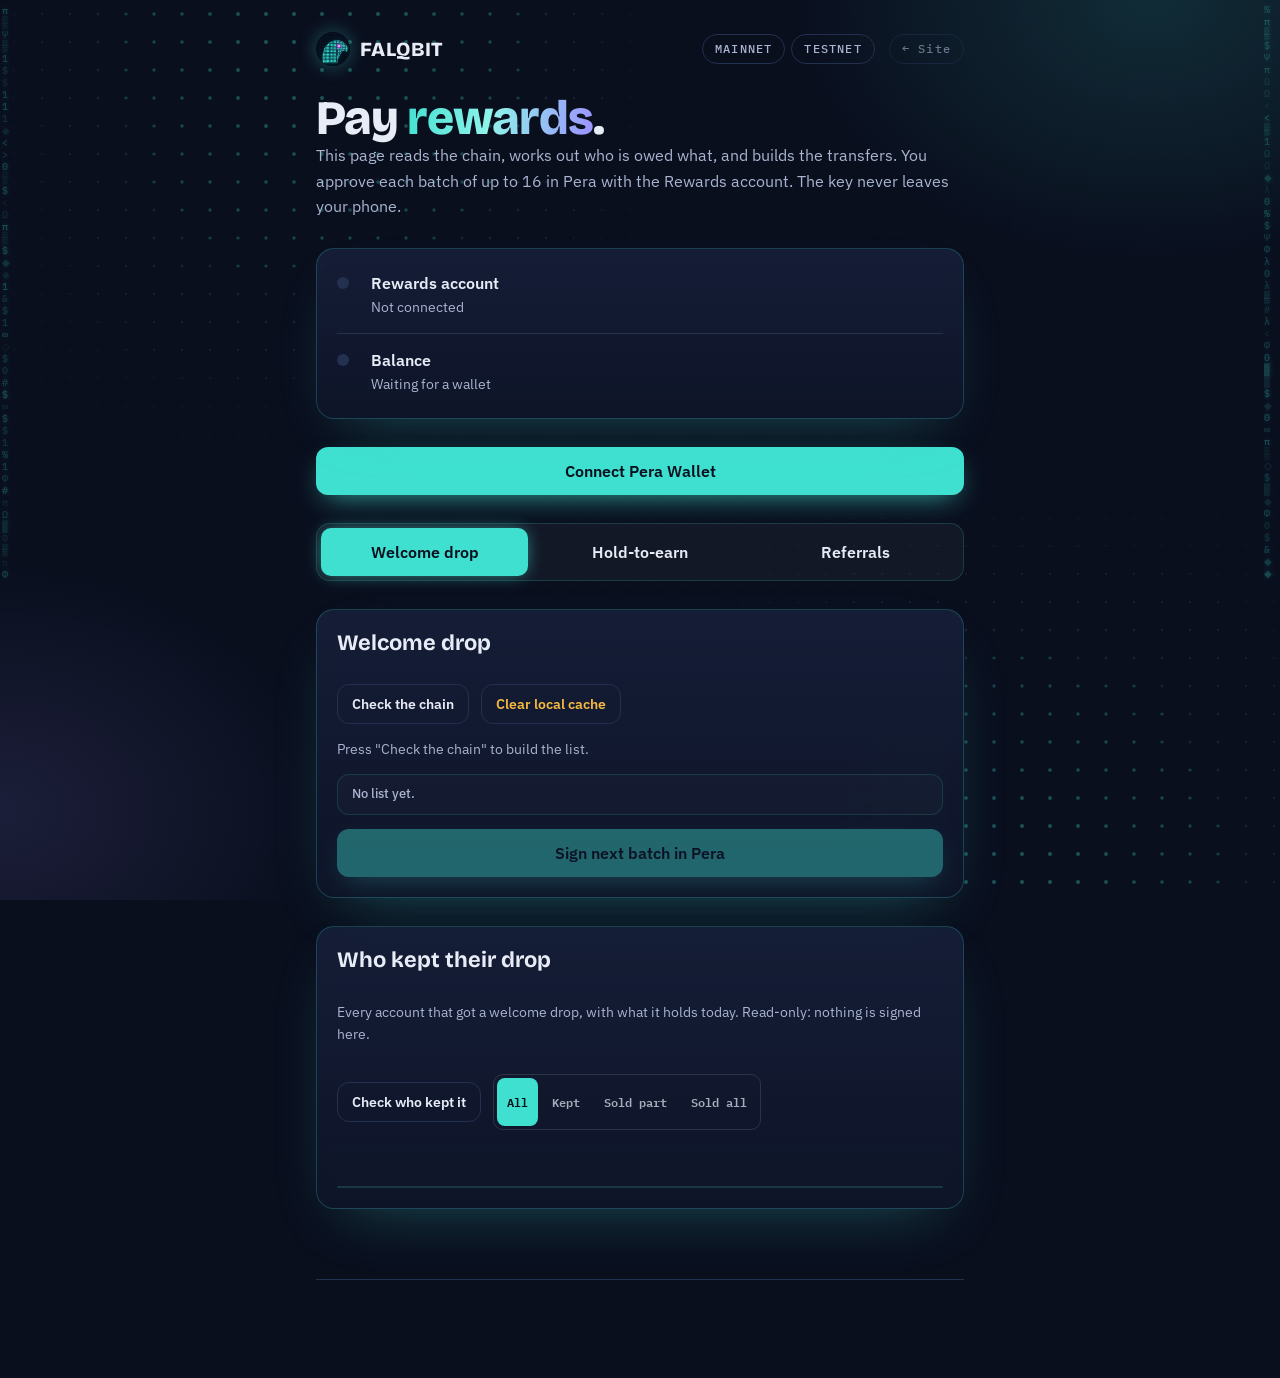
<file: rewards.html>
<!doctype html>
<html lang="en">
<head>
<meta charset="utf-8">
<meta name="viewport" content="width=device-width, initial-scale=1, viewport-fit=cover">
<meta name="robots" content="noindex">
<title>FALQBIT Rewards</title>
<link rel="preconnect" href="https://fonts.googleapis.com">
<link rel="preconnect" href="https://fonts.gstatic.com" crossorigin>
<link rel="stylesheet" href="https://fonts.googleapis.com/css2?family=Bricolage+Grotesque:opsz,wght@12..96,700;12..96,800&family=IBM+Plex+Sans:wght@400;500;600&family=IBM+Plex+Mono:wght@500&display=swap">
<link rel="stylesheet" href="./app.css">
<link rel="icon" type="image/png" href="./icon.png">
<style>
.tabs { display: flex; gap: 8px; }
.tabs button { flex: 1; }
.tabs button[aria-pressed="true"] { background: var(--cyan); color: var(--ground); }
.tabs button[aria-pressed="false"] { background: transparent; color: var(--fg); border: 1px solid var(--line); }
.rules { color: var(--muted); font-size: 15px; margin: 0; padding-left: 18px; display: flex; flex-direction: column; gap: 6px; }
.list { list-style: none; margin: 0; padding: 0; max-height: 360px; overflow-y: auto; border: 1px solid var(--line); border-radius: 12px; }
.list li { display: flex; justify-content: space-between; gap: 12px; padding: 10px 14px; border-bottom: 1px solid var(--line); font: 500 13px/1.4 var(--mono); }
.list li:last-child { border-bottom: 0; }
.list li .amt { color: var(--cyan); white-space: nowrap; }
.list li .right { display: inline-flex; align-items: center; gap: 10px; }
.list li button.skip, .skipped button.unskip { min-height: 28px; padding: 0 10px; font: 600 12px/1 var(--body); border-radius: 8px; background: transparent; color: var(--muted); border: 1px solid var(--line); cursor: pointer; }
.list li button.skip:hover, .skipped button.unskip:hover { color: var(--fg); border-color: var(--muted); }
.skipped { display: flex; flex-wrap: wrap; gap: 6px; align-items: center; margin: 0; }
.list li.empty { color: var(--muted); font-family: var(--body); }
.list li .who { display: flex; flex-direction: column; gap: 3px; min-width: 0; }
.list li .fund { color: var(--muted); font-size: 12px; }
.list li .fund a { color: var(--muted); }
.list li.dup { background: rgba(240,110,120,.07); }
.list li.dup .fund { color: #F2A0A6; }
.list li .flag.amber { background: rgba(245,185,66,.16); color: #F5B942; }
.list li.warn { background: rgba(245,185,66,.06); }
.warnline.amber { background: rgba(245,185,66,.08); border-color: rgba(245,185,66,.4); color: #F5D08A; }
.warnline.ok { background: rgba(63,224,208,.08); border-color: rgba(63,224,208,.4); color: #A9FFF6; }
.list li .flag.ok { background: rgba(63,224,208,.16); color: #3FE0D0; }
.list li .flag { display: inline-block; margin-left: 6px; padding: 1px 6px; border-radius: 6px; background: rgba(240,110,120,.18); color: #F2A0A6; font-size: 11px; }
.list li button.skipall { min-height: 28px; padding: 0 10px; font: 600 12px/1 var(--body); border-radius: 8px; background: rgba(240,110,120,.15); color: #F2A0A6; border: 1px solid rgba(240,110,120,.45); cursor: pointer; white-space: nowrap; }
.log { display: flex; flex-direction: column; gap: 6px; font-size: 14px; }
.kf { display: inline-flex; gap: 4px; padding: 3px; border-radius: 10px; border: 1px solid rgba(255,255,255,.12); }
.kf button { background: none; border: 0; color: inherit; opacity: .7; padding: 6px 10px; border-radius: 8px; font: 600 12px/1 "IBM Plex Mono", monospace; cursor: pointer; }
.kf button[aria-pressed="true"] { background: #3FE0D0; color: #06121A; opacity: 1; }
.list li .st { display: inline-block; margin-left: 6px; padding: 1px 7px; border-radius: 6px; font-size: 11px; }
.st.kept { background: rgba(63,224,208,.16); color: #3FE0D0; } .st.part { background: rgba(245,185,66,.16); color: #F5B942; } .st.sold { background: rgba(240,110,120,.16); color: #F2A0A6; }
/* ---- futuristic layer ---- */
body { background-image: none; }
.glowfx { position: fixed; inset: 0; z-index: -1; pointer-events: none; background: radial-gradient(520px 380px at 90% 0%, rgba(63,224,208,.14), transparent 70%), radial-gradient(480px 360px at 0% 90%, rgba(156,144,255,.12), transparent 70%); }
h1 em { background: linear-gradient(100deg, #3FE0D0, #8FF3EA 45%, #9C90FF); -webkit-background-clip: text; background-clip: text; color: transparent; }
.panel { background: linear-gradient(180deg, rgba(24,34,62,.78), rgba(16,23,44,.72)); backdrop-filter: blur(10px); -webkit-backdrop-filter: blur(10px); border-color: rgba(63,224,208,.22); box-shadow: 0 24px 60px -30px rgba(63,224,208,.35); }
.tabs { padding: 4px; border-radius: 14px; background: rgba(255,255,255,.04); border: 1px solid rgba(63,224,208,.18); }
.tabs button { border-radius: 10px; }
.tabs button[aria-pressed="false"] { border: 0; }
.tabs button[aria-pressed="true"] { box-shadow: 0 0 18px -4px rgba(63,224,208,.8); }
.sgrid { display: grid; grid-template-columns: repeat(3, minmax(0, 1fr)); gap: 8px; margin-bottom: 6px; }
.sbox { padding: 12px 14px; border-radius: 12px; background: rgba(255,255,255,.03); border: 1px solid rgba(63,224,208,.15); display: flex; flex-direction: column; gap: 6px; }
.sbox span { font: 500 10.5px/1 "IBM Plex Mono", monospace; letter-spacing: .1em; text-transform: uppercase; color: var(--muted); }
.sbox b { font: 700 20px/1.1 "Bricolage Grotesque", sans-serif; color: var(--fg); }
.sbox b small { font: 500 12px/1 "IBM Plex Mono", monospace; color: var(--muted); }
.sbox.hi { border-color: rgba(63,224,208,.55); box-shadow: 0 0 20px -6px rgba(63,224,208,.6); }
.sbox.hi b { color: var(--cyan); }
@media (max-width: 560px) { .sgrid { grid-template-columns: repeat(2, minmax(0, 1fr)); } }
.warnline { display: block; margin-top: 8px; padding: 10px 12px; border-radius: 10px; background: rgba(240,110,120,.1); border: 1px solid rgba(240,110,120,.4); color: #F2A0A6; font-weight: 600; font-size: 13.5px; }
details.lowlist, .skipped details { margin-top: 8px; }
details.lowlist summary, .skipped summary { cursor: pointer; font: 600 12px/1.4 "IBM Plex Mono", monospace; letter-spacing: .06em; text-transform: uppercase; color: var(--muted); }
.chips { display: flex; flex-wrap: wrap; gap: 6px; margin-top: 10px; }
.chip { display: inline-flex; gap: 6px; align-items: center; padding: 5px 10px; border-radius: 999px; border: 1px solid rgba(245,185,66,.4); background: rgba(245,185,66,.08); color: #F5D08A; font: 500 12px/1 "IBM Plex Mono", monospace; text-decoration: none; }
.chip span { opacity: .75; }
.chip.ready { border-color: rgba(63,224,208,.5); background: rgba(63,224,208,.1); color: #A9FFF6; }
.chip.ready span { color: var(--cyan); opacity: 1; font-weight: 600; }
.skipped .unskip { border-radius: 999px !important; background: rgba(255,255,255,.03) !important; }
.skipped .unskip:hover { border-color: rgba(240,110,120,.6) !important; color: #F2A0A6 !important; }
.list { background: rgba(255,255,255,.02); border-color: rgba(63,224,208,.15); }
.list li { transition: background .2s; }
.list li:hover { background: rgba(63,224,208,.05); }
.list li.dup:hover { background: rgba(240,110,120,.1); }
.primary { box-shadow: 0 10px 28px -10px rgba(63,224,208,.75); }
.skipped .unskip { display: inline-flex; flex-direction: column; align-items: flex-start; gap: 2px; padding: 6px 12px !important; min-height: 0 !important; line-height: 1.2 !important; }
.skipped .unskip small { font: 500 10.5px/1.2 "IBM Plex Mono", monospace; opacity: .85; }
.skipped .unskip.w-farm { border-color: rgba(240,110,120,.5) !important; color: #F2A0A6 !important; }
.skipped .unskip.w-big { border-color: rgba(245,185,66,.5) !important; color: #F5D08A !important; }
.skipped .unskip.w-paid, .skipped .unskip.w-idle { opacity: .6; }
</style>
<link rel="stylesheet" href="./fxu.css">
</head>
<body>
<div class="glowfx" aria-hidden="true"></div>
<div class="wrap">
  <header class="top">
    <a class="brand" href="./" style="display:inline-flex;align-items:center;gap:10px"><img src="./icon.png" alt="" width="34" height="34" style="width:34px;height:34px;border-radius:50%;box-shadow:0 0 18px rgba(63,224,208,.35)">FALQBIT</a>
    <nav class="nets" aria-label="Network">
      <a href="?net=mainnet" id="n-mainnet">MAINNET</a>
      <a href="?net=testnet" id="n-testnet" class="test">TESTNET</a>
      <a href="./" style="margin-left:8px;opacity:.6;font-size:12px">← Site</a>
    </nav>
  </header>

  <section>
    <h1>Pay <em>rewards</em>.</h1>
    <p class="lede">This page reads the chain, works out who is owed what, and builds the transfers. You approve each batch of up to 16 in Pera with the Rewards account. The key never leaves your phone.</p>
  </section>

  <div id="notlive" class="warnbox" hidden></div>

  <section class="panel" id="status">
    <div class="row" id="r-wallet"><span class="dot"></span><div><div class="label">Rewards account</div><div class="detail">Not connected</div></div></div>
    <div class="row" id="r-funds"><span class="dot"></span><div><div class="label">Balance</div><div class="detail">Waiting for a wallet</div></div></div>
  </section>

  <div class="actions" id="conn">
    <button class="primary" id="b-connect" type="button">Connect Pera Wallet</button>
    <button class="ghost" id="b-disconnect" type="button" hidden>Disconnect</button>
  </div>

  <div class="tabs" role="group" aria-label="Reward type">
    <button type="button" id="t-welcome" aria-pressed="true">Welcome drop</button>
    <button type="button" id="t-hold" aria-pressed="false">Hold-to-earn</button>
    <button type="button" id="t-ref" aria-pressed="false">Referrals</button>
  </div>

  <section class="panel" style="padding:20px; display:flex; flex-direction:column; gap:14px;">
    <h2 id="p-title">Welcome drop</h2>
    <ul class="rules" id="p-rules"></ul>
    <div class="actions" style="flex-direction:row; flex-wrap:wrap;">
      <button class="ghost small" id="b-scan" type="button">Check the chain</button>
      <button class="ghost small" id="b-reset" type="button" hidden>Take a new snapshot</button>
      <button class="ghost small" id="b-clearcache" type="button" style="color:var(--amber)">Clear local cache</button>
    </div>
    <div class="detail" id="p-summary">Press "Check the chain" to build the list.</div>
    <ul class="list" id="p-list"><li class="empty">No list yet.</li></ul>
    <div class="skipped" id="skipped" hidden></div>
    <button class="primary" id="b-pay" type="button" disabled>Sign next batch in Pera</button>
  </section>


  <section class="panel" style="padding:20px; display:flex; flex-direction:column; gap:14px;">
    <h2>Who kept their drop</h2>
    <p class="detail">Every account that got a welcome drop, with what it holds today. Read-only: nothing is signed here.</p>
    <div class="actions" style="flex-direction:row; flex-wrap:wrap; align-items:center;">
      <button class="ghost small" id="b-kept" type="button">Check who kept it</button>
      <span class="kf" role="group" aria-label="Filter">
        <button type="button" data-k="all" aria-pressed="true">All</button><button type="button" data-k="kept" aria-pressed="false">Kept</button><button type="button" data-k="part" aria-pressed="false">Sold part</button><button type="button" data-k="sold" aria-pressed="false">Sold all</button>
      </span>
    </div>
    <p class="detail" id="k-summary"></p>
    <ul class="list" id="k-list"></ul>
  </section>
  <div id="msg" class="msg" hidden></div>
  <div class="log" id="log"></div>
  <p class="foot" id="foot"></p>
</div>

<script type="module">
import { algosdk, NETWORKS, client, loadConfig, pickNetwork, short } from "./falqbit.js";

// ---- rules -------------------------------------------------------------
const DEC = 1_000_000n;                    // 6 decimals
const WELCOME = 1_000_000n * DEC;          // 1,000,000 FALQBIT for accounts 1-200
const WELCOME_CAP = 1000;                  // first 1,000 accounts, in tiers
// Tiers by welcome number (0-based): 1-200 get 1M, 201-600 500k, 601-800 250k, 801-1000 100k.
// Reads from config with hardcoded fallback.
const cfgAll = await loadConfig();
const _rawTiers = cfgAll.welcome_tiers || [[200, 1000000], [600, 500000], [800, 250000], [1000, 100000]];
const TIERS = _rawTiers.map(([u, v]) => [u, BigInt(v)]);
const tierAmount = (n) => { for (const [upTo, v] of TIERS) if (n < upTo) return v * DEC; return 0n; };
const WELCOME_MIN_ALGO = 2_000_000;
const EXCHANGE_MIN = 100_000 * 1_000_000;  // a funder with 100,000+ ALGO is treated as an exchange
// Hold-to-earn rules. November 2026 keeps the launch announcement (1%, 62.5M pool);
// from December 2026: 0.5% of the lowest balance since the 1st, max 500k per wallet, 15M pool, paid on the 25th.
const PAY_DAY = 25;
function holdRules(m) {
  if (m <= "2026-11") return { rate: 100n, pool: 15_000_000n * DEC, perWallet: 500_000n * DEC, lowest: false }; // launch month: 1% of the balance on the 25th (the token started on the 2nd)
  return { rate: 50n, pool: 15_000_000n * DEC, perWallet: 500_000n * DEC, lowest: true };
}
const MIN_HOLD = 1_000_000n * DEC;         // hold at least 1,000,000 FALQBIT
const BATCH = 16;                          // Algorand group limit
const FEE = 3000;                          // a Falcon-signed transfer
const NOTE_WELCOME = "FALQBIT welcome";
const month = new Date().toISOString().slice(0, 7);
const NOTE_HOLD = `FALQBIT hold ${month}`;

// ---- referral program ----
const REFCFG = cfgAll.referral || {};
const REF_NOTE = REFCFG.note_prefix || "falqbit-ref:";
const REF_NOTE_R = REFCFG.payout_note_referrer_prefix || "falqbit-refpay-r:";
const REF_NOTE_F = REFCFG.payout_note_referred_prefix || "falqbit-refpay-f:";
const REF_REWARD_R = BigInt(REFCFG.reward_referrer || 250000) * DEC;
const REF_REWARD_F = BigInt(REFCFG.reward_referred || 250000) * DEC;
const REF_MIN_REFERRER = BigInt(REFCFG.min_referrer || 1000000) * DEC;
const REF_MIN_REFERRED = BigInt(REFCFG.min_referred || 1000000) * DEC;
const REF_HOLD_SEC = (REFCFG.hold_days || 7) * 86400;
const REF_SPOTS = REFCFG.spots || 500;
const REF_MAX_PER = REFCFG.max_per_referrer || 10;
const REF_START = REFCFG.start ? Date.parse(REFCFG.start) / 1000 : 0;
const REF_END = REFCFG.end ? Date.parse(REFCFG.end) / 1000 : 0;

const net = pickNetwork() || "mainnet";
const cfg = cfgAll[net];
const c = client(net);
const $ = (id) => document.getElementById(id);
$("n-" + net).setAttribute("aria-current", "true");

let account = null, mode = "welcome", queue = [], PAIDN = 0;

const say = (html, kind = "") => { const m = $("msg"); m.hidden = !html; m.className = "msg " + kind; m.innerHTML = html; };
const log = (html) => { const p = document.createElement("p"); p.className = "detail"; p.innerHTML = html; $("log").prepend(p); };
const fq = (base) => (Number(base / DEC)).toLocaleString("en-US");
const setRow = (id, s, d) => { const r = $(id); r.dataset.s = s; r.querySelector(".detail").textContent = d; };

if (!cfg || !cfg.rewards) {
  $("notlive").hidden = false;
  $("notlive").innerHTML = `<strong>No Rewards account configured for ${NETWORKS[net].label}.</strong>`;
  for (const id of ["status", "conn", "b-scan"]) $(id).hidden = true;
} else {
  $("foot").innerHTML = `${NETWORKS[net].label}. Token <a href="${c.n.lora}/asset/${cfg.asset_id}" target="_blank" rel="noopener">${cfg.asset_id}</a> · Rewards <a href="${c.n.lora}/account/${cfg.rewards}" target="_blank" rel="noopener">${short(cfg.rewards)}</a>`;
}
const EXCLUDE = new Set([cfg?.pool, cfg?.rewards, cfg?.team, cfg?.project, cfg?.app_address, "SYRON5PUM6MQVP3IPMPGV2GHHLDNVC45KDMZEKJ7ACFHW4FH3ZLXH7SMP4"].filter(Boolean));
// Founder wallets: never paid, in any browser. Stored as SHA-256 of the address so the list stays private.
const FOUNDER_HASHES = new Set([
  // "paste-hash-here",
]);
async function sha256hex(t) { const b = await crypto.subtle.digest("SHA-256", new TextEncoder().encode(t)); return [...new Uint8Array(b)].map((x) => x.toString(16).padStart(2, "0")).join(""); }
async function founderSet(addrs) {
  const out = new Set(); if (!FOUNDER_HASHES.size) return out;
  const hs = await Promise.all(addrs.map(sha256hex));
  addrs.forEach((a, i) => { if (FOUNDER_HASHES.has(hs[i])) out.add(a); });
  return out;
}

// ---- persistent cache (avoid re-fetching on every page load) ----------
function pGet(key, maxAge) {
  try { const raw = localStorage.getItem("fq-r-" + key); if (raw) { const o = JSON.parse(raw); if (Date.now() - o.t < maxAge) return o.v; } } catch {}
  return null;
}
function pSet(key, val) { try { localStorage.setItem("fq-r-" + key, JSON.stringify({ t: Date.now(), v: val })); } catch {} }

// ---- chain reads -------------------------------------------------------
async function indexerAll(path, key) {
  const out = []; let next = "";
  for (let i = 0; i < 200; i++) {
    const sep = path.includes("?") ? "&" : "?";
    const j = await c.getJSON(`${c.n.indexer}${path}${sep}limit=1000${next ? "&next=" + encodeURIComponent(next) : ""}`);
    if (!j) break;
    out.push(...(j[key] || []));
    if (!j["next-token"] || !(j[key] || []).length) break;
    next = j["next-token"];
  }
  return out;
}
async function holders() {
  // every account opted in to FALQBIT, with balance and frozen flag
  const list = await indexerAll(`/v2/assets/${cfg.asset_id}/balances`, "balances");
  const m = new Map();
  for (const b of list) if (!b.deleted) m.set(b.address, { amount: BigInt(b.amount), frozen: !!b["is-frozen"] });
  return m;
}
async function paidWith(note) {
  const prefix = encodeURIComponent(btoa(note));
  const txns = await indexerAll(`/v2/accounts/${cfg.rewards}/transactions?asset-id=${cfg.asset_id}&tx-type=axfer&note-prefix=${prefix}`, "transactions");
  const s = new Set();
  for (const t of txns) if (t.sender === cfg.rewards && t["asset-transfer-transaction"]) s.add(t["asset-transfer-transaction"].receiver);
  return s;
}
// Everyone who ever got a welcome drop, by any route: the note, or any other FALQBIT transfer
// from the Rewards account that isn't a hold reward, or a tier-sized transfer from the Project account
// (early manual drops). Plus what this browser paid in the last minutes, before the indexer catches up.
const LOCAL_PAID = "fq-paid-local-v1";
function localPaid() { try { return JSON.parse(localStorage.getItem(LOCAL_PAID) || "{}"); } catch { return {}; } }
function markPaid(list, kind) { const m = localPaid(); for (const a of list) m[kind + ":" + a] = Date.now(); try { localStorage.setItem(LOCAL_PAID, JSON.stringify(m)); } catch {} }
async function paidWelcome() {
  const TIER_SIZES = new Set(TIERS.map(([, v]) => (v * DEC).toString()));
  const notHold = (t) => { let n = ""; try { n = t.note ? atob(t.note) : ""; } catch {} return !n.startsWith("FALQBIT hold"); };
  const [fromRewards, fromProject] = await Promise.all([
    indexerAll(`/v2/accounts/${cfg.rewards}/transactions?asset-id=${cfg.asset_id}&tx-type=axfer`, "transactions"),
    cfg.project ? indexerAll(`/v2/accounts/${cfg.project}/transactions?asset-id=${cfg.asset_id}&tx-type=axfer`, "transactions") : [],
  ]);
  const s = new Set();
  for (const t of fromRewards) { const x = t["asset-transfer-transaction"]; if (t.sender === cfg.rewards && x && x.amount > 0 && notHold(t)) s.add(x.receiver); }
  for (const t of fromProject) { const x = t["asset-transfer-transaction"]; if (t.sender === cfg.project && x && TIER_SIZES.has(String(x.amount)) && notHold(t)) s.add(x.receiver); }
  for (const k of Object.keys(localPaid())) if (k.startsWith("welcome:")) s.add(k.slice(8));
  for (const a of EXCLUDE) s.delete(a);
  return s;
}
async function unlockedAccounts() {
  const j = await c.algodGet(`/v2/applications/${cfg.app_id}/boxes?max=100000`);
  return (j?.boxes || []).map((b) => Uint8Array.from(atob(b.name), (x) => x.charCodeAt(0)))
    .filter((n) => n[0] === 97 && n.length === 33)
    .map((n) => algosdk.encodeAddress(n.slice(1)));
}

// ---- building the lists -------------------------------------------------
// Anti-farming: who sent each account its first ALGO. Several new accounts funded by the same wallet = likely one person.
const FUND_KEY = "fq-funders-v1";
let FUND_CACHE = {}; try { FUND_CACHE = JSON.parse(localStorage.getItem(FUND_KEY) || "{}"); } catch {}
function saveFunders() { try { localStorage.setItem(FUND_KEY, JSON.stringify(FUND_CACHE)); } catch {} }
async function firstFunding(a) {
  if (FUND_CACHE[a]) return FUND_CACHE[a];
  try {
    const j = await c.getJSON(`${c.n.indexer}/v2/transactions?address=${a}&address-role=receiver&tx-type=pay&limit=100`);
    // ignore the account's own 0 ALGO self-payments; the first real deposit from another wallet is the funder
    const ins = (j?.transactions || []).filter((t) => t.sender !== a && Number(t["payment-transaction"]?.amount || 0) > 0);
    const t = ins.sort((x, y) => (x["confirmed-round"] || 0) - (y["confirmed-round"] || 0))[0];
    const r = t ? { from: t.sender, amt: Number(t["payment-transaction"]?.amount || 0), at: t["round-time"] } : null;
    if (r) FUND_CACHE[a] = r;
    return r;
  } catch { return null; }
}
// Funders of accounts that already got a welcome drop (cached in this browser, funders never change).
async function paidFunders(paid) {
  const list = [...paid], m = new Map();
  for (let i = 0; i < list.length; i += 8) {
    const res = await Promise.all(list.slice(i, i + 8).map((a) => firstFunding(a)));
    res.forEach((f) => { if (f) m.set(f.from, (m.get(f.from) || 0) + 1); });
  }
  saveFunders();
  return m;
}
async function annotateFunders(rows) {
  for (let i = 0; i < rows.length; i += 8) {
    const part = rows.slice(i, i + 8);
    const res = await Promise.all(part.map((r) => firstFunding(r.to)));
    part.forEach((r, k) => { r.fund = res[k]; });
  }
  const count = {};
  rows.forEach((r) => { if (r.fund) count[r.fund.from] = (count[r.fund.from] || 0) + 1; });
  rows.forEach((r) => { r.dup = r.fund ? count[r.fund.from] : 0; });
  saveFunders();
  rows.sort((x, y) => (y.dup - x.dup) || String(x.fund?.from).localeCompare(String(y.fund?.from)));
  return rows;
}

// Wallets that collect ALGO or FALQBIT from accounts that already got a drop (drain targets of farms).
// Only real amounts count: 0.5+ ALGO or any FALQBIT, so wallet fees (Pera, the gate deposit) are ignored.
const OUT_KEY = "fq-outflows-v1", OUT_TTL = 30 * 60 * 1000;
async function hubWallets(paid) {
  let cache = {}; try { cache = JSON.parse(localStorage.getItem(OUT_KEY) || "{}"); } catch {}
  const list = [...paid], now = Date.now(), hubs = new Map();
  for (let i = 0; i < list.length; i += 8) {
    await Promise.all(list.slice(i, i + 8).map(async (a) => {
      if (!cache[a] || now - cache[a].t > OUT_TTL) {
        const j = await c.getJSON(`${c.n.indexer}/v2/transactions?address=${a}&address-role=sender&limit=200`).catch(() => null);
        const to = [];
        for (const t of j?.transactions || []) {
          const p = t["payment-transaction"], x = t["asset-transfer-transaction"];
          if (p && p.receiver !== a && Number(p.amount) >= 500000) to.push(p.receiver);
          if (x && x.receiver !== a && x.amount > 0 && t["asset-transfer-transaction"]["asset-id"] === cfg.asset_id) to.push(x.receiver);
        }
        cache[a] = { t: now, to: [...new Set(to)] };
      }
      for (const r of cache[a].to) if (!EXCLUDE.has(r) && !paid.has(r)) hubs.set(r, (hubs.get(r) || 0) + 1);
    }));
  }
  try { localStorage.setItem(OUT_KEY, JSON.stringify(cache)); } catch {}
  return hubs;
}
function statGrid(items) {
  return `<div class="sgrid">` + items.map(([k, v, hi]) => `<div class="sbox${hi ? " hi" : ""}"><span>${k}</span><b>${v}</b></div>`).join("") + `</div>`;
}
async function buildWelcome() {
  const [unlocked, hold, paid] = await Promise.all([unlockedAccounts(), holders(), paidWelcome()]);
  const left = Math.max(0, WELCOME_CAP - paid.size);
  const FOUNDER = await founderSet(unlocked);
  // Auto-restore: accounts skipped earlier whose ALGO came from an exchange are real people, not farms.
  // Only new accounts (holding under 1M FALQBIT) that never got a drop; big wallets stay skipped.
  const restorable = unlocked.filter((a) => SKIP.has(a) && !paid.has(a) && !EXCLUDE.has(a) && hold.has(a) && !hold.get(a).frozen && hold.get(a).amount < MIN_HOLD);
  if (restorable.length) {
    say("Re-checking skipped accounts funded by exchanges…");
    const fs = await Promise.all(restorable.map((a) => firstFunding(a)));
    const funders = [...new Set(fs.filter(Boolean).map((f) => f.from))];
    const exch = new Set();
    await Promise.all(funders.map((f) => c.algodGet(`/v2/accounts/${f}?exclude=all`).then((j) => { if (Number(j?.amount || 0) >= EXCHANGE_MIN) exch.add(f); }).catch(() => {})));
    const back = restorable.filter((a, i) => fs[i] && exch.has(fs[i].from) && !paid.has(fs[i].from));
    if (back.length) {
      back.forEach((a) => SKIP.delete(a)); saveSkip(); renderSkipped(); saveFunders();
      log(`Put back ${back.length} skipped account${back.length > 1 ? "s" : ""} funded by an exchange: ${back.map((a) => short(a)).join(", ")}`);
    }
  }
  // why each remaining skipped account stays out (shown in the "Skipped" list)
  {
    const ul = new Set(unlocked); SKIP_WHY.clear();
    const rest = [...SKIP];
    const fs = await Promise.all(rest.map((a) => (paid.has(a) || !ul.has(a) || (hold.get(a)?.amount || 0n) >= MIN_HOLD) ? null : firstFunding(a)));
    rest.forEach((a, i) => {
      if (paid.has(a)) SKIP_WHY.set(a, ["paid", "already got a drop"]);
      else if (!ul.has(a)) SKIP_WHY.set(a, ["idle", "not unlocked"]);
      else if ((hold.get(a)?.amount || 0n) >= MIN_HOLD) SKIP_WHY.set(a, ["big", "holds " + fq(hold.get(a).amount)]);
      else if (fs[i] && paid.has(fs[i].from)) SKIP_WHY.set(a, ["farm", "funder got a drop"]);
      else if (fs[i]) SKIP_WHY.set(a, ["farm", "wallet " + short(fs[i].from)]);
      else SKIP_WHY.set(a, ["idle", "no funder found"]);
    });
    saveFunders(); renderSkipped();
  }
  const cand = unlocked.filter((a) => !EXCLUDE.has(a) && !FOUNDER.has(a) && !SKIP.has(a) && !paid.has(a) && hold.has(a) && !hold.get(a).frozen);
  // anti-farming: the account must hold at least 2 ALGO right now
  const algo = await Promise.all(cand.map((a) => c.algodGet(`/v2/accounts/${a}?exclude=all`).then((j) => Number(j?.amount || 0)).catch(() => 0)));
  const ok = cand.filter((a, i) => algo[i] >= WELCOME_MIN_ALGO);
  const low = cand.length - ok.length;
  const lowList = cand.map((a, i) => [a, algo[i]]).filter(([, v]) => v < WELCOME_MIN_ALGO);
  let due = ok.slice(0, left).map((a, i) => ({ to: a, amount: tierAmount(paid.size + i) }));
  say("Checking who funded each account…");
  await annotateFunders(due);
  // chains: the funder already got a drop itself, or already funded accounts welcomed in earlier rounds
  say("Checking earlier rounds for repeat funders…");
  const prior = await paidFunders(paid);
  due.forEach((r) => { if (!r.fund) return; r.chain = paid.has(r.fund.from); r.prior = prior.get(r.fund.from) || 0; });
  // exchanges: a funder holding a huge ALGO balance is an exchange hot wallet, shared by many real people
  const sus = [...new Set(due.filter((r) => r.fund).map((r) => r.fund.from))];  // every funder: we also need exchanges for the twin check
  const big = new Set();
  await Promise.all(sus.map((f) => c.algodGet(`/v2/accounts/${f}?exclude=all`).then((j) => { if (Number(j?.amount || 0) >= EXCHANGE_MIN) big.add(f); }).catch(() => {})));
  due.forEach((r) => { if (r.fund && big.has(r.fund.from)) { r.exch = true; r.chain = false; r.prior = 0; r.dup = 0; } });
  // 1. funded by another FALQBIT account (one person feeding the next account)
  const ulSet = new Set(unlocked);
  due.forEach((r) => { if (r.fund && !r.exch && ulSet.has(r.fund.from) && !paid.has(r.fund.from)) r.sib = true; });
  // 2. funded by a wallet that collects ALGO/FALQBIT from welcomed accounts (where farms drain to)
  say("Checking where earlier drops went…");
  const hubs = await hubWallets(paid);
  const hubFunders = [...new Set(due.filter((r) => r.fund && !r.exch && hubs.has(r.fund.from)).map((r) => r.fund.from))];
  const hubExch = new Set();
  await Promise.all(hubFunders.map((f) => c.algodGet(`/v2/accounts/${f}?exclude=all`).then((j) => { if (Number(j?.amount || 0) >= EXCHANGE_MIN) hubExch.add(f); }).catch(() => {})));
  due.forEach((r) => { if (r.fund && !r.exch && hubs.has(r.fund.from) && !hubExch.has(r.fund.from)) r.hub = hubs.get(r.fund.from); });
  // 3. exchange burst: same exchange hot wallet funding several accounts in a short window (one person withdrawing several times)
  // amounts can differ — amount alone is a weak signal, time + same hot wallet is strong.
  const exRows = due.filter((r) => r.exch && r.fund?.at);
  const paidEx = [...paid].map((a) => FUND_CACHE[a]).filter((f) => f && f.at && big.has(f.from));
  for (const r of exRows) {
    // close burst: same hot wallet within 30 minutes (regardless of amount)
    const burst = (f) => f.from === r.fund.from && Math.abs(f.at - r.fund.at) <= 30 * 60;
    // tight twin: same hot wallet, near-identical amount, within 20 minutes (stronger signal)
    const tight = (f) => f.from === r.fund.from && Math.abs(f.amt - r.fund.amt) <= 20000 && Math.abs(f.at - r.fund.at) <= 20 * 60;
    const bursts = exRows.filter((o) => o !== r && burst(o.fund)).length + paidEx.filter(burst).length;
    const twins = exRows.filter((o) => o !== r && tight(o.fund)).length + paidEx.filter(tight).length;
    if (twins) r.twin = twins;
    if (bursts) r.burst = bursts;
  }
  // the other side of a sibling pair: this account funded another account on the list
  const feeds = new Map(); due.forEach((r) => { if (r.sib) feeds.set(r.fund.from, (feeds.get(r.fund.from) || 0) + 1); });
  due.forEach((r) => { if (feeds.has(r.to)) r.feeds = feeds.get(r.to); });
  // a burst of 4+ accounts from the same exchange hot wallet in 30 minutes is almost certainly one person, not a coincidence
  const red = (r) => (r.chain || r.prior > 0 || r.dup > 1 || r.sib || r.hub || (r.burst && r.burst >= 4)) ? 1 : 0;
  const amber = (r) => (r.twin || (r.burst && r.burst < 4) || r.feeds) ? 1 : 0;
  // auto-skip every red flag: they already match a clear farm pattern, you shouldn't have to click skip on each one.
  // amber still shows in the pay list so you can decide on the borderline cases (same exchange ×2 or ×3, twins, feeds).
  const autoSkipped = [];
  for (const r of due) {
    if (red(r) && !SKIP.has(r.to)) { SKIP.add(r.to); autoSkipped.push(r.to); }
  }
  if (autoSkipped.length) { saveSkip(); log(`Auto-skipped ${autoSkipped.length} account${autoSkipped.length > 1 ? "s" : ""} that matched a farm pattern. Review them in the Skipped list if you want to pay anyway.`); }
  due = due.filter((r) => !SKIP.has(r.to));
  // fairness: clean accounts in the order they were funded (earliest joins get the higher tier); amber ones on top so you can decide
  due.sort((x, y) => (amber(y) - amber(x)) || ((x.fund?.at || 9e9) - (y.fund?.at || 9e9)));
  PAIDN = paid.size;
  const flagged = autoSkipped.length;
  const twins = due.filter((r) => r.twin || (r.burst && r.burst < 4) || r.feeds).length;
  const groups = new Set();
  $("p-summary").innerHTML = statGrid([
    ["Unlocked on chain", unlocked.length.toLocaleString()],
    ["Welcomed", `${paid.size.toLocaleString()} <small>/ ${WELCOME_CAP.toLocaleString()}</small>`],
    ["Spots left", left.toLocaleString()],
    ["Current tier", `${fq(tierAmount(paid.size))}`, true],
    ["To pay now", `${due.length} <small>· ${fq(due.reduce((s, d) => s + d.amount, 0n))}</small>`, due.length > 0],
    ["Under 2 ALGO", low.toLocaleString()],
  ]);
  if (flagged) $("p-summary").innerHTML += `<b class="warnline ok">✓ ${flagged} farm account${flagged > 1 ? "s were" : " was"} auto-skipped. See the Skipped list below if you want to review any.</b>`;
  if (twins) $("p-summary").innerHTML += `<b class="warnline amber">◐ ${twins} account${twins > 1 ? "s need" : " needs"} your call: same exchange ×2 or ×3 within 30 minutes, exchange twins with near-identical amount, or an account that funded another one on this list. Pay or skip as you see fit.</b>`;
  if (lowList.length) {
    const ready = lowList.filter(([, v]) => v >= WELCOME_MIN_ALGO);
    const waiting = lowList.filter(([, v]) => v < WELCOME_MIN_ALGO);
    let html = "";
    if (ready.length) html += `<b class="warnline ok">✓ ${ready.length} account${ready.length > 1 ? "s" : ""} previously skipped now ha${ready.length > 1 ? "ve" : "s"} 2+ ALGO — ready to pay!</b><div class="chips">${ready.map(([a, v]) => `<a class="chip ready" href="${c.n.lora}/account/${a}" target="_blank" rel="noopener">${short(a)} <span>${(v / 1e6).toFixed(2)} ALGO ✓</span></a>`).join("")}</div>`;
    if (waiting.length) html += `<details class="lowlist" open><summary>⏳ Waiting for 2 ALGO (${waiting.length})</summary><div class="chips">${waiting.map(([a, v]) => `<a class="chip" href="${c.n.lora}/account/${a}" target="_blank" rel="noopener">${short(a)} <span>${(v / 1e6).toFixed(2)} ALGO</span></a>`).join("")}</div></details>`;
    $("p-summary").innerHTML += html;
  }
  return due;
}

const SKIP_KEY = `falqbit-skip-${net}`;
let SKIP = new Set();
const SKIP_WHY = new Map();
try { SKIP = new Set(JSON.parse(localStorage.getItem(SKIP_KEY) || "[]")); } catch { SKIP = new Set(); }
const saveSkip = () => { try { localStorage.setItem(SKIP_KEY, JSON.stringify([...SKIP])); } catch {} };

const SNAP_KEY = () => `falqbit-hold-${net}-${month}`;
function loadSnap() { try { return JSON.parse(localStorage.getItem(SNAP_KEY()) || "null"); } catch { return null; } }
function saveSnap(s) { try { localStorage.setItem(SNAP_KEY(), JSON.stringify(s)); } catch {} }

// Lowest balance of each address between the 1st of this month (UTC) and now,
// rebuilt by walking this month's FALQBIT transfers backwards from today's balances.
async function lowestSinceFirst(current, addrs) {
  const start = new Date(Date.UTC(new Date().getUTCFullYear(), new Date().getUTCMonth(), 1)).toISOString();
  const roots = await indexerAll(`/v2/assets/${cfg.asset_id}/transactions?after-time=${encodeURIComponent(start)}`, "transactions");
  const seen = new Set(), events = [];
  const walk = (t, time) => {
    const x = t["asset-transfer-transaction"];
    if (t["tx-type"] === "axfer" && x && Number(x["asset-id"]) === cfg.asset_id) {
      const d = new Map(), add = (a, v) => { if (a) d.set(a, (d.get(a) || 0n) + v); };
      const amt = BigInt(x.amount || 0), close = BigInt(x["close-amount"] || 0);
      const from = x.sender || t.sender;
      add(from, -(amt + close)); add(x.receiver, amt); if (close) add(x["close-to"], close);
      events.push({ time, d });
    }
    for (const it of t["inner-txns"] || []) walk(it, time);
  };
  for (const t of roots) { if (seen.has(t.id)) continue; seen.add(t.id); walk(t, t["round-time"] || 0); }
  events.sort((a, b) => b.time - a.time);
  const bal = new Map(addrs.map((a) => [a, current.get(a)]));
  const low = new Map(bal);
  for (const e of events) {
    for (const [a, v] of e.d) if (bal.has(a)) {
      const before = bal.get(a) - v; bal.set(a, before);
      if (before < low.get(a)) low.set(a, before < 0n ? 0n : before);
    }
  }
  return low;
}

// ---- Referrals ----
// Replay FALQBIT balance history backwards for `addr`; return {bal, since} where `since` is the
// unix timestamp when balance last reached (and stayed above) min. Null if below.
async function refHoldStart(addr, minAmount) {
  // algod's /v2/accounts/{addr}/assets/{id} returns {asset-holding}; keep this one on algod since it's reliable there
  const h = await c.algodGet(`/v2/accounts/${addr}/assets/${cfg.asset_id}`).catch(() => null);
  let cur = BigInt(h?.["asset-holding"]?.amount || 0);
  // fallback: if algod returned nothing (some proxies 404 it), try the generic account endpoint
  if (cur === 0n) {
    const a = await c.algodGet(`/v2/accounts/${addr}`).catch(() => null);
    const assets = a?.assets || [];
    for (const x of assets) { if (x["asset-id"] === cfg.asset_id) { cur = BigInt(x.amount || 0); break; } }
  }
  if (cur < minAmount) return { bal: cur, since: null };
  const txs = await indexerAll(`/v2/accounts/${addr}/transactions?tx-type=axfer&asset-id=${cfg.asset_id}`, "transactions");
  txs.sort((a, b) => b["round-time"] - a["round-time"]);
  let bal = cur;
  for (const t of txs) {
    let d = 0n;
    const walk = (x) => {
      const a = x["asset-transfer-transaction"];
      if (a && (a["asset-id"] ?? cfg.asset_id) === cfg.asset_id) {
        if (a.receiver === addr) d += BigInt(a.amount || 0);
        if (x.sender === addr) d -= BigInt(a.amount || 0) + BigInt(a["close-amount"] || 0);
      }
      for (const it of x["inner-txns"] || []) walk(it);
    };
    walk(t);
    const before = bal - d;
    if (bal >= minAmount && before < minAmount) return { bal: cur, since: t["round-time"] };
    bal = before;
  }
  return { bal: cur, since: txs.length ? txs[txs.length - 1]["round-time"] : null };
}

async function firstFalqbitTxn(addr) {
  const txs = await indexerAll(`/v2/accounts/${addr}/transactions?tx-type=axfer&asset-id=${cfg.asset_id}`, "transactions");
  return txs.length ? Math.min(...txs.map((t) => t["round-time"] || 1e12)) : null;
}

async function buildRef() {
  const now = Math.floor(Date.now() / 1000);
  if (now < REF_START) {
    $("p-summary").innerHTML = `Program starts <b>${new Date(REF_START * 1000).toLocaleString()}</b>. Come back then.`;
    return [];
  }
  if (now > REF_END) {
    $("p-summary").innerHTML = `Program ended on <b>${new Date(REF_END * 1000).toLocaleString()}</b>.`;
    return [];
  }

  // 1. all referral invites recorded on-chain (via ?ref=)
  const refNotePfx = encodeURIComponent(btoa(REF_NOTE));
  const unlockTx = await indexerAll(`/v2/transactions?tx-type=pay&note-prefix=${refNotePfx}&address=${cfg.app_address}&address-role=receiver`, "transactions");
  const invites = [];
  const seenReferred = new Set();
  unlockTx.sort((a, b) => (a["round-time"] || 0) - (b["round-time"] || 0));
  for (const t of unlockTx) {
    const p = t["payment-transaction"]; if (!p || p.receiver !== cfg.app_address) continue;
    let note = ""; try { note = t.note ? atob(t.note) : ""; } catch {}
    if (!note.startsWith(REF_NOTE)) continue;
    const referrer = note.slice(REF_NOTE.length).trim();
    const referred = t.sender, tt = t["round-time"] || 0;
    if (referrer.length !== 58 || referred === referrer) continue;
    if (EXCLUDE.has(referrer) || EXCLUDE.has(referred)) continue;
    if (tt < REF_START || tt > REF_END) continue;
    if (seenReferred.has(referred)) continue; // first invite wins
    seenReferred.add(referred);
    invites.push({ referrer, referred, t: tt });
  }

  // 2. payouts already made (both sides) — build sets of referred addresses that had each side paid
  const [txsR, txsF] = await Promise.all([
    indexerAll(`/v2/accounts/${cfg.rewards}/transactions?asset-id=${cfg.asset_id}&tx-type=axfer&note-prefix=${encodeURIComponent(btoa(REF_NOTE_R))}`, "transactions"),
    indexerAll(`/v2/accounts/${cfg.rewards}/transactions?asset-id=${cfg.asset_id}&tx-type=axfer&note-prefix=${encodeURIComponent(btoa(REF_NOTE_F))}`, "transactions"),
  ]);
  const paidR = new Set(), paidF = new Set();
  const paidByReferrer = new Map();
  for (const t of txsR) {
    if (t.sender !== cfg.rewards) continue;
    let n = ""; try { n = t.note ? atob(t.note) : ""; } catch {}
    if (!n.startsWith(REF_NOTE_R)) continue;
    const refd = n.slice(REF_NOTE_R.length).trim();
    paidR.add(refd);
    const receiver = t["asset-transfer-transaction"]?.receiver;
    if (receiver) paidByReferrer.set(receiver, (paidByReferrer.get(receiver) || 0) + 1);
  }
  for (const t of txsF) {
    if (t.sender !== cfg.rewards) continue;
    let n = ""; try { n = t.note ? atob(t.note) : ""; } catch {}
    if (!n.startsWith(REF_NOTE_F)) continue;
    paidF.add(n.slice(REF_NOTE_F.length).trim());
  }
  // local paid (this browser, not yet on indexer)
  for (const k of Object.keys(localPaid())) {
    if (!k.startsWith("ref:")) continue;
    const note = k.slice(4);
    if (note.startsWith(REF_NOTE_R)) paidR.add(note.slice(REF_NOTE_R.length));
    else if (note.startsWith(REF_NOTE_F)) paidF.add(note.slice(REF_NOTE_F.length));
  }
  const spotsUsed = new Set([...paidR, ...paidF]);
  const spotsLeft = Math.max(0, REF_SPOTS - spotsUsed.size);

  // 3. validate each pending invite — produce up to 2 rows per valid one
  const due = [];
  const waiting = [];
  const batchPerReferrer = {};
  let newSpotsThisRun = 0;
  for (const inv of invites) {
    const bothDone = paidR.has(inv.referred) && paidF.has(inv.referred);
    if (bothDone) continue;
    const reservesSpot = !spotsUsed.has(inv.referred);
    let why = null;
    if (reservesSpot && (spotsLeft - newSpotsThisRun) <= 0) why = "no spots left";
    if (!why) {
      const ft = await firstFalqbitTxn(inv.referred);
      if (ft !== null && ft < inv.t - 3600) why = "not new to FALQBIT (history before unlock)";
    }
    if (!why) {
      const fr = await refHoldStart(inv.referred, REF_MIN_REFERRED);
      if (fr.since === null) why = `referred below minimum (${fq(fr.bal)} FALQBIT)`;
      else if (now - fr.since < REF_HOLD_SEC) {
        const dLeft = Math.ceil((REF_HOLD_SEC - (now - fr.since)) / 86400);
        why = `referred holding — ${dLeft}d left`;
      }
    }
    if (!why) {
      const re = await refHoldStart(inv.referrer, REF_MIN_REFERRER);
      if (re.since === null) why = `referrer below minimum (${fq(re.bal)} FALQBIT)`;
      else if (now - re.since < REF_HOLD_SEC) {
        const dLeft = Math.ceil((REF_HOLD_SEC - (now - re.since)) / 86400);
        why = `referrer holding — ${dLeft}d left`;
      }
    }
    if (!why) {
      const already = (paidByReferrer.get(inv.referrer) || 0) + (batchPerReferrer[inv.referrer] || 0);
      if (already >= REF_MAX_PER) why = `referrer cap reached (${REF_MAX_PER})`;
    }
    if (why) { waiting.push({ ...inv, why }); continue; }
    if (reservesSpot) newSpotsThisRun++;
    batchPerReferrer[inv.referrer] = (batchPerReferrer[inv.referrer] || 0) + 1;
    if (!paidR.has(inv.referred)) {
      due.push({ to: inv.referrer, amount: REF_REWARD_R, note: REF_NOTE_R + inv.referred, side: "referrer", referred: inv.referred });
    }
    if (!paidF.has(inv.referred)) {
      due.push({ to: inv.referred, amount: REF_REWARD_F, note: REF_NOTE_F + inv.referred, side: "friend", referred: inv.referred });
    }
  }

  const totalDue = due.reduce((s, r) => s + r.amount, 0n);
  $("p-summary").innerHTML = statGrid([
    ["Invites on-chain", invites.length.toString()],
    ["Spots used", spotsUsed.size.toString() + ` <small>/ ${REF_SPOTS}</small>`],
    ["Spots left", spotsLeft.toString()],
    ["Qualifying now", newSpotsThisRun.toString(), newSpotsThisRun > 0],
    ["Pending rows", due.length.toString() + ` <small>· ${fq(totalDue)}</small>`, due.length > 0],
    ["Waiting", waiting.length.toString()],
  ]);
  if (waiting.length) {
    $("p-summary").innerHTML += `<details class="lowlist"><summary>⏳ Waiting on rules (${waiting.length})</summary><div class="chips">${waiting.map((w) => `<a class="chip" href="${c.n.lora}/account/${w.referred}" target="_blank" rel="noopener">${short(w.referred)} <span>${w.why}</span></a>`).join("")}</div></details>`;
  }
  return due;
}

async function buildHold() {
  const R = holdRules(month);
  const today = new Date().getUTCDate();
  if (today < PAY_DAY && !loadSnap()) {
    $("b-reset").hidden = true;
    $("p-summary").textContent = `Month ${month} · payout day is the ${PAY_DAY}th. Come back then: balances are checked from the 1st up to that day.`;
    return [];
  }
  const [hold, paid0] = await Promise.all([holders(), paidWith(NOTE_HOLD)]);
  const paid = new Set(paid0); for (const k of Object.keys(localPaid())) if (k.startsWith(NOTE_HOLD + ":")) paid.add(k.slice(NOTE_HOLD.length + 1));
  let snap = loadSnap();
  if (!snap) {
    const FOUNDER = await founderSet([...hold.keys()]);
    const cand = [...hold.entries()].filter(([a, h]) => !EXCLUDE.has(a) && !FOUNDER.has(a) && !SKIP.has(a) && !h.frozen && h.amount >= MIN_HOLD);
    let base = new Map(cand.map(([a, h]) => [a, h.amount]));
    if (R.lowest) base = await lowestSinceFirst(base, [...base.keys()]);
    const eligible = [...base.entries()].filter(([, v]) => v >= MIN_HOLD);
    let want = eligible.map(([a, v]) => [a, (v * R.rate) / 10000n]);
    if (R.perWallet) want = want.map(([a, w]) => [a, w > R.perWallet ? R.perWallet : w]);
    const sum = want.reduce((s, [, w]) => s + w, 0n);
    snap = { taken: new Date().toISOString(), scaled: sum > R.pool,
      rows: want.map(([a, w]) => ({ to: a, amount: (sum > R.pool ? (R.pool * w) / sum : w).toString() })) };
    saveSnap(snap);
  }
  $("b-reset").hidden = false;
  const due = snap.rows.map((r) => ({ to: r.to, amount: BigInt(r.amount) }))
    .filter((r) => r.amount > 0n && !SKIP.has(r.to) && !paid.has(r.to) && hold.has(r.to) && !hold.get(r.to).frozen);
  $("p-summary").textContent = `Month ${month} · snapshot ${new Date(snap.taken).toLocaleString()} · ${snap.rows.length} eligible wallets${snap.scaled ? " · pool reached, payouts scaled" : ""} · ${paid.size} already paid · ${due.length} to pay now (${fq(due.reduce((s, r) => s + r.amount, 0n))} FALQBIT).`;
  return due;
}

function render() {
  const ul = $("p-list"); ul.innerHTML = "";
  if (mode === "welcome") queue.forEach((r, i) => { r.amount = tierAmount(PAIDN + i); });
  if (!queue.length) { ul.innerHTML = `<li class="empty">Nobody to pay right now.</li>`; }
  for (const r of queue.slice(0, 500)) {
    const li = document.createElement("li");
    // referral mode: simpler row — side pill + "for <referred>"
    if (mode === "ref") {
      const sideFlag = r.side === "referrer"
        ? `<span class="flag ok">referrer</span>`
        : `<span class="flag amber">friend</span>`;
      const forLine = `<span class="fund">${sideFlag} for referral <a href="${c.n.lora}/account/${r.referred}" target="_blank" rel="noopener">${short(r.referred)}</a></span>`;
      li.innerHTML = `<span class="who"><a href="${c.n.lora}/account/${r.to}" target="_blank" rel="noopener">${short(r.to)}</a>${forLine}</span><span class="right"><span class="amt">${fq(r.amount)}</span><button type="button" class="skip">Skip</button></span>`;
      li.querySelector(".skip").addEventListener("click", () => {
        queue = queue.filter((q) => !(q.to === r.to && q.note === r.note)); render();
      });
      ul.append(li);
      continue;
    }
    const f = r.fund;
    const fundLine = f ? `<span class="fund">funded by <a href="${c.n.lora}/account/${f.from}" target="_blank" rel="noopener">${short(f.from)}</a> · ${(f.amt / 1e6).toFixed(2)} ALGO${f.at ? " · " + new Date(f.at * 1000).toLocaleString([], { day: "2-digit", month: "2-digit", hour: "2-digit", minute: "2-digit" }) : ""}${r.dup > 1 ? `<span class="flag">same funder ×${r.dup}</span>` : ""}${r.chain ? `<span class="flag">funder got a drop</span>` : ""}${r.prior ? `<span class="flag">funder used before ×${r.prior}</span>` : ""}${r.sib ? `<span class="flag">funder is a FALQBIT account</span>` : ""}${r.hub ? `<span class="flag">funder collects from ${r.hub} welcomed</span>` : ""}${r.exch ? `<span class="flag ok">exchange</span>` : ""}${r.twin ? `<span class="flag amber">twin ×${r.twin}</span>` : ""}${r.burst ? `<span class="flag ${r.burst >= 4 ? '' : 'amber'}">same exchange ×${r.burst} within 30 min</span>` : ""}${r.feeds ? `<span class="flag amber">funded ${r.feeds} other on this list</span>` : ""}</span>` : (mode === "welcome" ? `<span class="fund">funder unknown</span>` : "");
    if (r.dup > 1 || r.chain || r.prior || r.sib || r.hub || (r.burst && r.burst >= 4)) li.className = "dup";
    else if (r.twin || r.burst || r.feeds) li.className = "warn";
    // "Skip all N" also appears for an exchange burst (4+ accounts funded by the same hot wallet within 30 min)
    const burstAll = (r.burst && r.burst >= 4) ? (r.burst + 1) : 0;
    const skipAllN = r.dup > 1 ? r.dup : burstAll;
    const skipAllLabel = burstAll && !r.dup ? `Skip all burst (${skipAllN})` : `Skip all ${skipAllN}`;
    li.innerHTML = `<span class="who"><a href="${c.n.lora}/account/${r.to}" target="_blank" rel="noopener">${short(r.to)}</a>${fundLine}</span><span class="right"><span class="amt">${fq(r.amount)}</span>${skipAllN ? `<button type="button" class="skipall">${skipAllLabel}</button>` : ""}<button type="button" class="skip">Skip</button></span>`;
    li.querySelector(".skip").addEventListener("click", () => {
      SKIP.add(r.to); saveSkip();
      queue = queue.filter((q) => q.to !== r.to); render(); renderSkipped();
    });
    const sa = li.querySelector(".skipall");
    if (sa) sa.addEventListener("click", () => {
      const from = r.fund.from;
      // for an exchange burst, only skip ones inside the 30-min window around this account; otherwise skip every same-funder match
      const within = (q) => q.fund && q.fund.from === from && (!burstAll || Math.abs((q.fund.at || 0) - (r.fund.at || 0)) <= 30 * 60);
      queue.filter(within).forEach((q) => SKIP.add(q.to)); saveSkip();
      queue = queue.filter((q) => !within(q)); render(); renderSkipped();
      say(burstAll ? `Skipped ${skipAllN} accounts funded by ${short(from)} within 30 minutes of each other.` : `Skipped every account funded by ${short(from)}.`);
    });
    ul.append(li);
  }
  renderSkipped();
  const n = Math.min(BATCH, queue.length);
  $("b-pay").disabled = !account || account !== cfg.rewards || !n;
  $("b-pay").textContent = n ? `Sign next batch in Pera (${n} of ${queue.length})` : "Sign next batch in Pera";
}

function renderSkipped() {
  const box = $("skipped");
  box.hidden = !SKIP.size;
  const backupBtns = `<div style="display:flex;gap:8px;margin-top:8px"><button type="button" class="ghost small" id="b-skip-export">Export skip list</button><button type="button" class="ghost small" id="b-skip-import">Import skip list</button></div>`;
  box.innerHTML = SKIP.size ? `<details><summary>Skipped in this browser (${SKIP.size})</summary><div class="chips">` + [...SKIP].map((a) =>
    `<button type="button" class="unskip${SKIP_WHY.has(a) ? " w-" + SKIP_WHY.get(a)[0] : ""}" data-a="${a}" title="Put back on the list">${short(a)}${SKIP_WHY.has(a) ? `<small>${SKIP_WHY.get(a)[1]}</small>` : ""} ✕</button>`).join("") + `</div>${backupBtns}</details>` + (SKIP_WHY.size ? `<p class="detail" style="margin:8px 0 0">Red: likely farm · Amber: big wallet (yours) · Grey: already paid or not unlocked. Exchange-funded accounts are put back automatically.</p>` : "") : "";
  box.querySelectorAll(".unskip").forEach((b) => b.addEventListener("click", () => {
    SKIP.delete(b.dataset.a); saveSkip(); renderSkipped();
    say("Put back. Press \"Check the chain\" to refresh the list.");
  }));
  const expBtn = $("b-skip-export");
  if (expBtn) expBtn.addEventListener("click", () => {
    const blob = new Blob([JSON.stringify([...SKIP], null, 2)], { type: "application/json" });
    const a = document.createElement("a"); a.href = URL.createObjectURL(blob);
    a.download = `falqbit-skip-${net}-${new Date().toISOString().slice(0, 10)}.json`; a.click();
    URL.revokeObjectURL(a.href);
    log("Skip list exported.");
  });
  const impBtn = $("b-skip-import");
  if (impBtn) impBtn.addEventListener("click", () => {
    const input = document.createElement("input"); input.type = "file"; input.accept = ".json";
    input.addEventListener("change", async () => {
      try {
        const text = await input.files[0].text();
        const arr = JSON.parse(text);
        if (!Array.isArray(arr)) throw new Error("Expected a JSON array");
        let added = 0;
        for (const a of arr) { if (typeof a === "string" && a.length === 58 && !SKIP.has(a)) { SKIP.add(a); added++; } }
        saveSkip(); renderSkipped();
        log(`Imported ${added} new address${added !== 1 ? "es" : ""} into skip list.`);
      } catch (e) { say("Could not import: " + (e.message || String(e)), "err"); }
    });
    input.click();
  });
}

async function scan() {
  try {
    $("b-scan").disabled = true; say("Reading the chain…");
    queue = mode === "welcome" ? await buildWelcome()
         : mode === "hold"    ? await buildHold()
         :                      await buildRef();
    say(""); render();
  } catch (e) { say(e.message || String(e), "err"); }
  finally { $("b-scan").disabled = false; }
}

function setMode(m) {
  mode = m; queue = []; render();
  $("t-welcome").setAttribute("aria-pressed", String(m === "welcome"));
  $("t-hold").setAttribute("aria-pressed", String(m === "hold"));
  $("t-ref").setAttribute("aria-pressed", String(m === "ref"));
  $("b-reset").hidden = true;
  $("p-summary").textContent = 'Press "Check the chain" to build the list.';
  if (m === "welcome") {
    $("p-title").textContent = "Welcome drop";
    $("p-rules").innerHTML = `<li>A drop for every quantum account the gate has unlocked, in tiers: accounts 1–200 get 1,000,000 FALQBIT, 201–600 get 500,000, 601–800 get 250,000, 801–1,000 get 100,000.</li><li>Only the first ${WELCOME_CAP.toLocaleString()} accounts. Each account once, ever. The account must hold at least ${WELCOME_MIN_ALGO / 1e6} ALGO; others are skipped automatically and can get it in a later round.</li><li>Project accounts and the pool are left out. Transfers carry the note "${NOTE_WELCOME}".</li>`;
  } else if (m === "hold") {
    $("p-title").textContent = "Hold-to-earn";
    const R = holdRules(month);
    $("p-rules").innerHTML = R.lowest
      ? `<li>${Number(R.rate) / 100}% of each wallet's lowest balance since the 1st, for wallets with at least ${fq(MIN_HOLD)} FALQBIT.</li><li>Max ${fq(R.perWallet)} FALQBIT per wallet. Monthly pool ${fq(R.pool)} FALQBIT shared by everyone; above it, all payouts shrink in the same proportion.</li><li>Paid on the ${PAY_DAY}th. The list is fixed the first time you check that day.</li><li>Project accounts, the pool and skipped wallets are left out. Transfers carry the note "${NOTE_HOLD}".</li>`
      : `<li>Launch month: ${Number(R.rate) / 100}% of each balance on the ${PAY_DAY}th, for wallets with at least ${fq(MIN_HOLD)} FALQBIT.</li><li>Max ${fq(R.perWallet)} FALQBIT per wallet. Monthly pool ${fq(R.pool)} FALQBIT shared by everyone; above it, all payouts shrink in the same proportion.</li><li>Pay on the ${PAY_DAY}th. The list is fixed the first time you check and kept for every batch.</li><li>Project accounts, the pool and skipped wallets are left out. Transfers carry the note "${NOTE_HOLD}".</li>`;
  } else {
    $("p-title").textContent = "Referrals";
    $("p-rules").innerHTML = `<li>Each valid referral pays <b>${fq(REF_REWARD_R)}</b> FALQBIT to the referrer and <b>${fq(REF_REWARD_F)}</b> to the friend — same side, same day.</li><li>The friend must be new to FALQBIT, unlocked via <code>?ref=</code>, holding <b>${fq(REF_MIN_REFERRED)}+</b> for <b>${REFCFG.hold_days} days</b> continuously. The referrer must hold <b>${fq(REF_MIN_REFERRER)}+</b> for the same ${REFCFG.hold_days} days.</li><li>First <b>${REF_SPOTS}</b> referrals total · max <b>${REF_MAX_PER}</b> paid per referrer · ends ${new Date(REF_END * 1000).toLocaleDateString()}. Program wallets excluded; no self-referrals; no retroactive invites.</li><li>Each payment carries a unique note (<code>${REF_NOTE_R}&lt;referred&gt;</code> or <code>${REF_NOTE_F}&lt;referred&gt;</code>) so double-paying is impossible and the whole program is publicly auditable.</li>`;
  }
}

// ---- paying --------------------------------------------------------------
async function payBatch() {
  // "one receiver per batch" is a welcome/hold rule; referrals may legitimately pay the same wallet twice
  // (e.g. referrer side for one referred + friend side for them if they referred someone AND were referred — rare but possible)
  // so we dedupe by (receiver + note) for referrals, and by receiver alone for welcome/hold
  if (mode === "ref") {
    const seen = new Set(); queue = queue.filter((r) => { const k = r.to + "|" + (r.note || ""); if (seen.has(k)) return false; seen.add(k); return true; });
  } else {
    const seen = new Set(); queue = queue.filter((r) => !seen.has(r.to) && seen.add(r.to));
  }
  const batch = queue.slice(0, BATCH);
  if (!batch.length) return;
  try {
    $("b-pay").disabled = true;
    // last check against the chain right before signing: drop anyone already paid
    say("Final check: making sure nobody in this batch was paid before…");
    let drop;
    if (mode === "welcome") {
      const fresh = await paidWelcome();
      drop = (r) => fresh.has(r.to);
    } else if (mode === "hold") {
      const fresh = await paidWith(NOTE_HOLD);
      for (const k of Object.keys(localPaid())) if (k.startsWith(NOTE_HOLD + ":")) fresh.add(k.slice(NOTE_HOLD.length + 1));
      drop = (r) => fresh.has(r.to);
    } else { // ref
      const [paidR, paidF] = await Promise.all([paidWith(REF_NOTE_R), paidWith(REF_NOTE_F)]);
      // paidWith returns a set of receivers; for refs we need the set of "referred" IDs by note suffix
      // so rebuild from raw transactions
      const prefixR = encodeURIComponent(btoa(REF_NOTE_R));
      const prefixF = encodeURIComponent(btoa(REF_NOTE_F));
      const [txsR, txsF] = await Promise.all([
        indexerAll(`/v2/accounts/${cfg.rewards}/transactions?asset-id=${cfg.asset_id}&tx-type=axfer&note-prefix=${prefixR}`, "transactions"),
        indexerAll(`/v2/accounts/${cfg.rewards}/transactions?asset-id=${cfg.asset_id}&tx-type=axfer&note-prefix=${prefixF}`, "transactions"),
      ]);
      const paidRefs = new Set();
      for (const t of [...txsR, ...txsF]) {
        if (t.sender !== cfg.rewards) continue;
        let n = ""; try { n = t.note ? atob(t.note) : ""; } catch {}
        paidRefs.add(n);
      }
      // also include what this browser just paid (before indexer catches up)
      for (const k of Object.keys(localPaid())) if (k.startsWith("ref:")) paidRefs.add(k.slice(4));
      drop = (r) => paidRefs.has(r.note);
    }
    const already = batch.filter(drop);
    if (already.length) {
      queue = queue.filter((r) => !drop(r));
      say(`${already.length} payment${already.length > 1 ? "s were" : " was"} already settled and removed. Check the list and sign again.`, "err");
      render(); return;
    }
    say(`Approve ${batch.length} transfers in Pera…`);
    const sp = await c.params(FEE);
    const defaultNote = new TextEncoder().encode(mode === "welcome" ? NOTE_WELCOME : NOTE_HOLD);
    const txns = batch.map((r) => algosdk.makeAssetTransferTxnWithSuggestedParamsFromObject({
      sender: account, receiver: r.to, amount: r.amount, assetIndex: cfg.asset_id,
      note: r.note ? new TextEncoder().encode(r.note) : defaultNote,
      suggestedParams: sp,
    }));
    const { id } = await c.signAndSend(txns);
    if (mode === "ref") {
      // track by the per-row note string so we don't try to pay the same side twice
      const m = localPaid();
      for (const r of batch) m["ref:" + r.note] = Date.now();
      try { localStorage.setItem(LOCAL_PAID, JSON.stringify(m)); } catch {}
    } else {
      markPaid(batch.map((r) => r.to), mode === "welcome" ? "welcome" : NOTE_HOLD);
    }
    log(`Paid ${batch.length} ${mode === "ref" ? "referral side" + (batch.length > 1 ? "s" : "") : "account" + (batch.length > 1 ? "s" : "")} · <a href="${c.n.lora}/transaction/${id}" target="_blank" rel="noopener">view on Lora</a>`);
    queue = queue.slice(batch.length);
    say(queue.length ? "Batch done. Sign the next one when ready." : "All paid.", "ok");
    render(); refreshWallet();
  } catch (e) { say(e.message || String(e), "err"); render(); }
}

// ---- wallet --------------------------------------------------------------
async function refreshWallet() {
  if (!account) return;
  $("b-connect").hidden = true; $("b-disconnect").hidden = false;
  if (account !== cfg.rewards) {
    setRow("r-wallet", "bad", `${short(account)} is not the Rewards account (${short(cfg.rewards)}). Connect the Rewards account.`);
    setRow("r-funds", "", "–"); render(); return;
  }
  setRow("r-wallet", "ok", `${short(account)} · Rewards`);
  const info = await c.algodGet(`/v2/accounts/${account}`);
  const algo = info ? Number(info.amount) / 1e6 : 0;
  const minb = info ? Number(info["min-balance"]) / 1e6 : 0;
  const h = (info?.assets || []).find((a) => a["asset-id"] === cfg.asset_id);
  const spare = algo - minb;
  setRow("r-funds", spare >= 0.06 ? "ok" : "warn",
    `${h ? fq(BigInt(h.amount)) : 0} FALQBIT · ${algo.toFixed(3)} ALGO (${spare.toFixed(3)} free, ~${(BATCH * FEE / 1e6).toFixed(3)} per full batch)`);
  render();
}
function disconnect() { c.pera.disconnect(); account = null; $("b-connect").hidden = false; $("b-disconnect").hidden = true; setRow("r-wallet", "", "Not connected"); setRow("r-funds", "", "Waiting for a wallet"); render(); }

$("b-connect").addEventListener("click", async () => {
  try { account = (await c.connect())[0]; c.pera.connector?.on("disconnect", disconnect); refreshWallet(); }
  catch (e) { if (e?.data?.type !== "CONNECT_MODAL_CLOSED") say(e.message || String(e), "err"); }
});
$("b-disconnect").addEventListener("click", disconnect);
$("t-welcome").addEventListener("click", () => setMode("welcome"));
$("t-hold").addEventListener("click", () => setMode("hold"));
$("t-ref").addEventListener("click", () => setMode("ref"));
$("b-scan").addEventListener("click", scan);
$("b-reset").addEventListener("click", () => {
  try { localStorage.removeItem(SNAP_KEY()); } catch {}
  scan();
});
$("b-pay").addEventListener("click", payBatch);
$("b-clearcache").addEventListener("click", () => {
  if (!confirm("Clear all local caches (paid list, funders, skip list, snapshots)? The on-chain data stays — just press Check the chain after.")) return;
  try { localStorage.removeItem(LOCAL_PAID); } catch {}
  try { localStorage.removeItem(SKIP_KEY); } catch {}
  try { localStorage.removeItem(FUND_KEY); } catch {}
  try { localStorage.removeItem(OUT_KEY); } catch {}
  try { localStorage.removeItem(SNAP_KEY()); } catch {}
  try { localStorage.removeItem("fq-prog"); } catch {}
  SKIP.clear(); FUND_CACHE = {};
  log("Local cache cleared. Press Check the chain to rebuild from on-chain data.");
  say("Cache cleared.", "ok");
});

setMode("welcome");
if (cfg?.rewards) c.reconnect().then((a) => { if (a.length) { account = a[0]; c.pera.connector?.on("disconnect", disconnect); refreshWallet(); } }).catch(() => {});

// ---- who kept their welcome drop (read-only) ---------------------------------
let KEPT = [], KF = "all";
async function welcomeReceipts() {
  // first welcome amount each account received, by the same rules as paidWelcome()
  const TIER_SIZES = new Set(TIERS.map(([, v]) => (v * DEC).toString()));
  const notHold = (t) => { let n = ""; try { n = t.note ? atob(t.note) : ""; } catch {} return !n.startsWith("FALQBIT hold"); };
  const [a, b] = await Promise.all([
    indexerAll(`/v2/accounts/${cfg.rewards}/transactions?asset-id=${cfg.asset_id}&tx-type=axfer`, "transactions"),
    cfg.project ? indexerAll(`/v2/accounts/${cfg.project}/transactions?asset-id=${cfg.asset_id}&tx-type=axfer`, "transactions") : [],
  ]);
  const m = new Map();
  const add = (t) => { const x = t["asset-transfer-transaction"]; if (!m.has(x.receiver) && !EXCLUDE.has(x.receiver)) m.set(x.receiver, { got: BigInt(x.amount), at: t["round-time"] || 0 }); };
  [...a, ...b].sort((x, y) => (x["confirmed-round"] || 0) - (y["confirmed-round"] || 0)).forEach((t) => {
    const x = t["asset-transfer-transaction"]; if (!x || !(x.amount > 0) || !notHold(t)) return;
    if (t.sender === cfg.rewards) add(t);
    else if (t.sender === cfg.project && TIER_SIZES.has(String(x.amount))) add(t);
  });
  return m;
}
function renderKept() {
  const ul = $("k-list"); ul.innerHTML = "";
  const rows = KEPT.filter((r) => KF === "all" || r.st === KF);
  if (!rows.length) { ul.innerHTML = `<li class="empty">${KEPT.length ? "Nobody in this filter." : "Press “Check who kept it”."}</li>`; return; }
  for (const r of rows) {
    const li = document.createElement("li");
    const label = r.st === "kept" ? "kept" : r.st === "part" ? "sold part" : "sold all";
    li.innerHTML = `<span class="who"><a href="${c.n.lora}/account/${r.to}" target="_blank" rel="noopener">${short(r.to)}</a><span class="st ${r.st}">${label}</span><span class="fund">got ${fq(r.got)} · ${r.at ? new Date(r.at * 1000).toLocaleDateString([], { day: "2-digit", month: "2-digit" }) : ""}</span></span><span class="right"><span class="amt">${fq(r.now)}</span></span>`;
    ul.appendChild(li);
  }
}
async function checkKept() {
  const b = $("b-kept");
  try {
    b.disabled = true; $("k-summary").textContent = "Reading the chain…";
    const [rec, hold] = await Promise.all([welcomeReceipts(), holders()]);
    KEPT = [...rec.entries()].map(([to, r]) => {
      const now = hold.get(to)?.amount || 0n;
      return { to, got: r.got, at: r.at, now, st: now >= r.got ? "kept" : now > 0n ? "part" : "sold" };
    }).sort((x, y) => (x.now < y.now ? 1 : x.now > y.now ? -1 : 0));
    const n = (k) => KEPT.filter((r) => r.st === k).length;
    $("k-summary").textContent = `${KEPT.length} accounts got a drop · ${n("kept")} kept it all (or more) · ${n("part")} sold part · ${n("sold")} sold everything.`;
    renderKept();
  } catch (e) { $("k-summary").textContent = e.message || String(e); }
  finally { b.disabled = false; }
}
$("b-kept").addEventListener("click", checkKept);
document.querySelectorAll(".kf button").forEach((x) => x.addEventListener("click", () => {
  KF = x.dataset.k; document.querySelectorAll(".kf button").forEach((y) => y.setAttribute("aria-pressed", String(y === x))); renderKept();
}));
</script>
<script src="./fx.js" defer></script>
<script src="./fx3.js" defer></script>
</body>
</html>
</file>
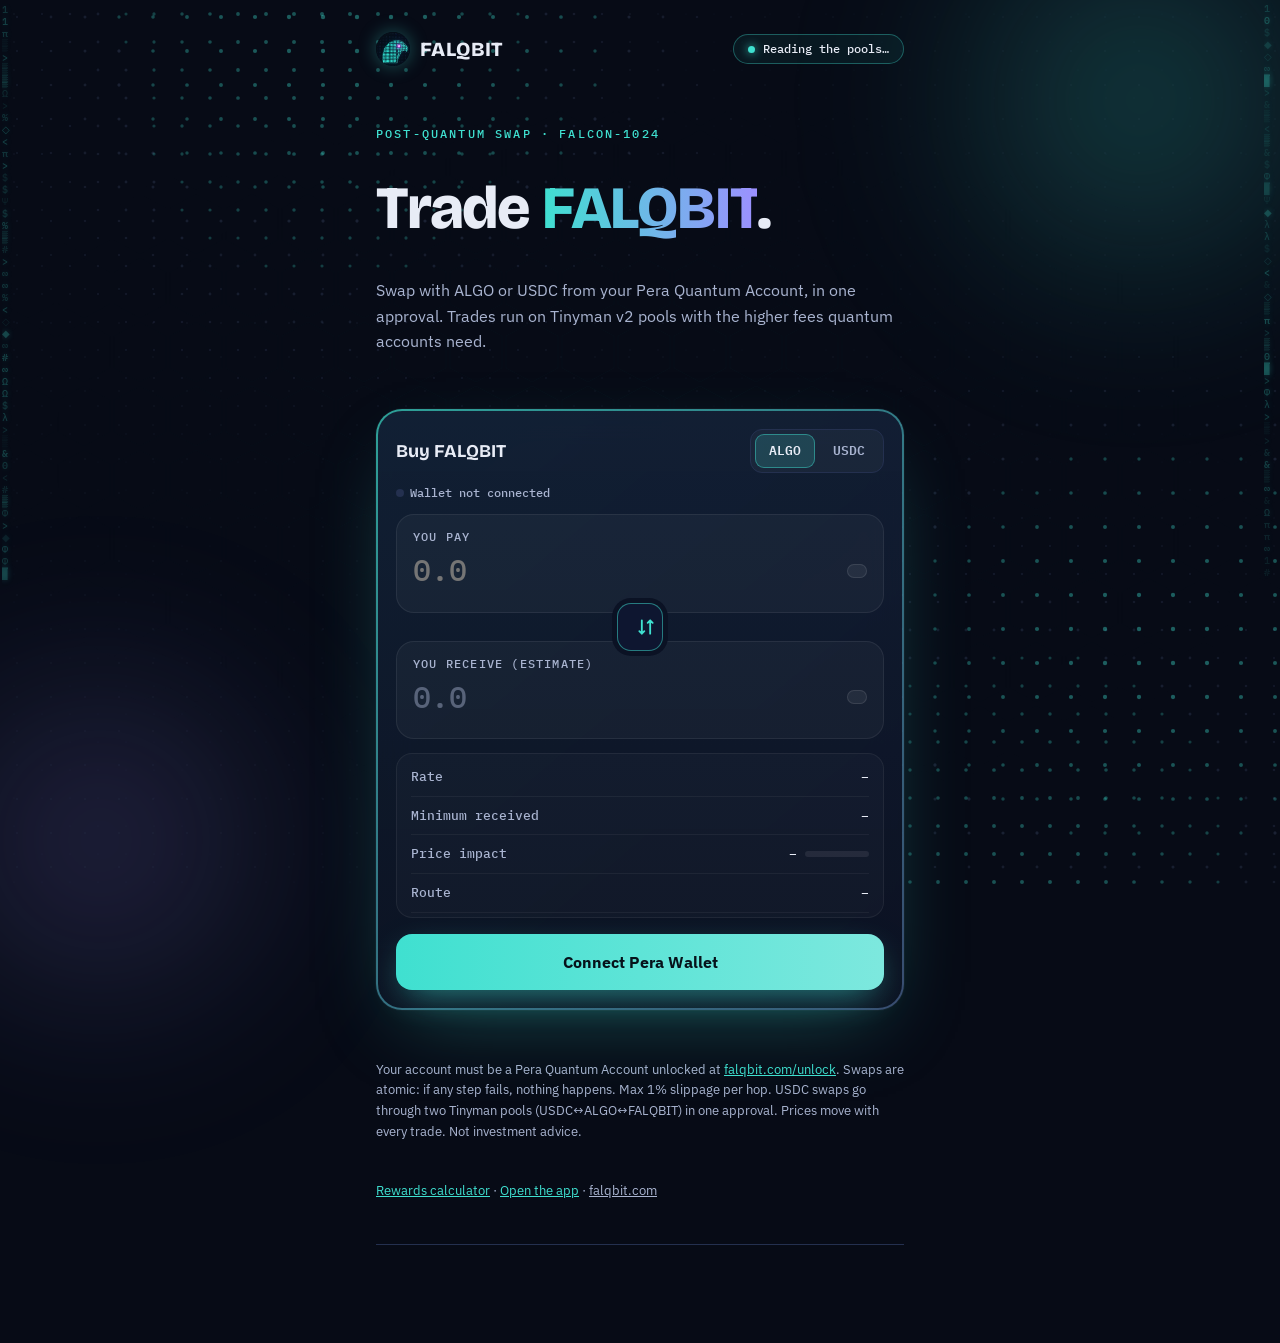
<file: trade.html>
<!doctype html>
<html lang="en">
<head>
<meta charset="utf-8">
<meta name="viewport" content="width=device-width, initial-scale=1, viewport-fit=cover">
<title>FALQBIT Trade</title>
<meta name="description" content="Swap FALQBIT with ALGO or USDC from your Pera Quantum Account. Trades run on Tinyman v2 pools, with the right fees for Falcon-1024 accounts.">
<link rel="preconnect" href="https://fonts.googleapis.com">
<link rel="preconnect" href="https://fonts.gstatic.com" crossorigin>
<link rel="stylesheet" href="https://fonts.googleapis.com/css2?family=Bricolage+Grotesque:opsz,wght@12..96,700;12..96,800&family=IBM+Plex+Sans:wght@400;500;600&family=IBM+Plex+Mono:wght@500&display=swap">
<link rel="stylesheet" href="./app.css">
<link rel="icon" type="image/png" href="./icon.png">
<style>
  body { background: #070B16; overflow-x: hidden; }
  #lattice { position: fixed; inset: 0; width: 100%; height: 100%; z-index: 0; pointer-events: none; }
  .glow1, .glow2 { position: fixed; z-index: 0; pointer-events: none; border-radius: 50%; filter: blur(90px); opacity: .55; }
  .glow1 { width: 520px; height: 520px; top: -160px; right: -120px; background: radial-gradient(circle, rgba(63,224,208,.55), transparent 65%); }
  .glow2 { width: 480px; height: 480px; bottom: -180px; left: -140px; background: radial-gradient(circle, rgba(156,144,255,.45), transparent 65%); }
  .wrap { position: relative; z-index: 1; max-width: 560px; }

  .top { display: flex; align-items: center; justify-content: space-between; gap: 12px; }
  .ticker { display: inline-flex; align-items: center; gap: 8px; padding: 8px 14px; border-radius: 999px; border: 1px solid rgba(63,224,208,.35); background: rgba(63,224,208,.06); font: 500 12px/1 var(--mono); color: var(--fg); white-space: nowrap; }
  .ticker i { width: 7px; height: 7px; border-radius: 50%; background: var(--cyan); box-shadow: 0 0 10px var(--cyan); }
  .kicker { font: 500 12px/1 var(--mono); letter-spacing: .18em; color: var(--cyan); text-transform: uppercase; margin: 34px 0 10px; }
  h1 { font: 800 clamp(40px, 9vw, 60px)/1 var(--display); letter-spacing: -.02em; margin: 0 0 12px; }
  h1 em { font-style: normal; background: linear-gradient(90deg, var(--cyan), var(--violet)); -webkit-background-clip: text; background-clip: text; color: transparent; }
  .lede { margin: 0 0 26px; }

  /* the swap card with an animated edge */
  .swap { position: relative; border-radius: 26px; padding: 2px; background: linear-gradient(140deg, rgba(63,224,208,.7), rgba(156,144,255,.35) 40%, rgba(255,255,255,.06) 60%, rgba(63,224,208,.6)); background-size: 300% 300%; box-shadow: 0 30px 80px -30px rgba(63,224,208,.35), 0 0 0 1px rgba(255,255,255,.03); }
  .swap-in { border-radius: 24px; padding: 18px; background: linear-gradient(180deg, rgba(16,24,46,.94), rgba(10,15,30,.96)); backdrop-filter: blur(14px); -webkit-backdrop-filter: blur(14px); }
  .swap-head { display: flex; justify-content: space-between; align-items: center; gap: 10px; margin-bottom: 12px; }
  .swap-head b { font: 700 18px/1 var(--display); }
  .pair { display: inline-grid; grid-template-columns: 1fr 1fr; gap: 4px; padding: 4px; border-radius: 12px; background: rgba(255,255,255,.04); border: 1px solid var(--line); }
  .pair button { min-height: 34px; padding: 0 14px; border: 0; border-radius: 9px; background: transparent; color: var(--muted); font: 600 13px/1 var(--mono); cursor: pointer; }
  .pair button[aria-pressed="true"] { background: rgba(63,224,208,.16); color: var(--fg); box-shadow: inset 0 0 0 1px rgba(63,224,208,.45); }
  .pair small { opacity: .65; font-weight: 500; }

  .leg { border-radius: 18px; padding: 16px; background: rgba(255,255,255,.035); border: 1px solid rgba(255,255,255,.07); transition: border-color .2s ease; }
  .leg:focus-within { border-color: rgba(63,224,208,.55); box-shadow: 0 0 0 4px rgba(63,224,208,.08); }
  .leg-top { display: flex; justify-content: space-between; align-items: center; font: 500 12px/1 var(--mono); letter-spacing: .1em; text-transform: uppercase; color: var(--muted); }
  .leg-top button { background: none; border: 0; color: var(--cyan); font: inherit; letter-spacing: inherit; cursor: pointer; padding: 0; }
  .leg-row { display: flex; align-items: center; gap: 12px; margin-top: 10px; }
  .leg input, .leg .out { flex: 1; min-width: 0; font: 500 30px/1.15 var(--mono); background: transparent; border: 0; outline: 0; color: var(--fg); padding: 0; font-variant-numeric: tabular-nums; }
  .leg .out { color: var(--fg); overflow: hidden; text-overflow: ellipsis; white-space: nowrap; }
  .leg .out.dim { color: rgba(169,180,208,.45); }
  .leg-bal { margin-top: 8px; font: 500 12px/1.3 var(--mono); color: var(--muted); }
  .tok { display: inline-flex; align-items: center; gap: 8px; padding: 6px 12px 6px 6px; border-radius: 999px; background: rgba(255,255,255,.06); border: 1px solid rgba(255,255,255,.1); font: 600 14px/1 var(--mono); white-space: nowrap; }
  .tok img, .tok .ic { width: 26px; height: 26px; border-radius: 50%; display: grid; place-items: center; font: 700 10px/1 var(--mono); }
  .ic.algo { background: #E8ECF6; color: #0A0F1E; }
  .ic.usdc { background: #3B7DD8; color: #fff; }

  .flip-wrap { display: flex; justify-content: center; margin: -10px 0; position: relative; z-index: 2; }
  .flip { width: 46px; height: 46px; border-radius: 14px; border: 1px solid rgba(63,224,208,.5); background: #0E1630; color: var(--cyan); display: grid; place-items: center; cursor: pointer; transition: transform .35s cubic-bezier(.2,.8,.2,1), box-shadow .2s ease; box-shadow: 0 0 0 5px #0B1224; }
  .flip:hover { box-shadow: 0 0 0 5px #0B1224, 0 0 22px rgba(63,224,208,.45); }
  .flip.spin { transform: rotate(180deg); }
  .flip svg { width: 20px; height: 20px; fill: none; stroke: currentColor; stroke-width: 2.2; stroke-linecap: round; stroke-linejoin: round; }

  .details { margin-top: 14px; border-radius: 16px; padding: 4px 14px; background: rgba(255,255,255,.025); border: 1px solid rgba(255,255,255,.06); }
  .details div { display: flex; justify-content: space-between; gap: 12px; padding: 10px 0; border-bottom: 1px solid rgba(255,255,255,.05); font: 500 13px/1.35 var(--mono); color: var(--muted); }
  .details div:last-child { border-bottom: 0; }
  .details b { color: var(--fg); font-weight: 500; text-align: right; }
  .imp { display: inline-flex; align-items: center; gap: 8px; }
  .imp .bar { width: 64px; height: 6px; border-radius: 999px; background: rgba(255,255,255,.08); overflow: hidden; }
  .imp .bar span { display: block; height: 100%; width: 0; border-radius: inherit; background: var(--cyan); transition: width .4s ease, background .2s ease; }
  .route { display: flex; align-items: center; gap: 6px; flex-wrap: wrap; justify-content: flex-end; }
  .route .n { padding: 3px 8px; border-radius: 999px; border: 1px solid rgba(63,224,208,.35); color: var(--fg); font-size: 11px; }
  .route .a { color: var(--cyan); }
  .warnline { color: var(--amber) !important; }
  .warnline a { color: var(--amber); }

  .cta { margin-top: 16px; display: grid; gap: 10px; }
  .cta button { width: 100%; min-height: 56px; font: 700 16px/1 var(--body); border-radius: 16px; }
  .cta button.primary { position: relative; overflow: hidden; background: linear-gradient(90deg, #3FE0D0, #7DE8DE 50%, #3FE0D0); background-size: 200% 100%; color: #06121A; box-shadow: 0 12px 36px -12px rgba(63,224,208,.7); }
  .cta button.primary:disabled { background: #1A2440; color: #5B6788; box-shadow: none; }
  .cta button.ghost { min-height: 44px; font-size: 14px; }
  .wallet { display: flex; align-items: center; justify-content: space-between; gap: 10px; margin: 0 0 14px; font: 500 12px/1.3 var(--mono); color: var(--muted); }
  .wallet .st { display: inline-flex; align-items: center; gap: 6px; }
  .wallet .st i { width: 8px; height: 8px; border-radius: 50%; background: var(--line); }
  .wallet .st.ok i { background: var(--cyan); box-shadow: 0 0 8px var(--cyan); }
  .wallet .st.warn i { background: var(--amber); }
  .note { font-size: 13px; color: var(--muted); margin: 22px 0 0; }

  .loading span { animation: pulse 1.5s ease-in-out infinite; }
  @keyframes pulse { 0%, 100% { opacity: 1; } 50% { opacity: .4; } }

  @media (prefers-reduced-motion: no-preference) {
    .swap { animation: edge 8s ease-in-out infinite; }
    @keyframes edge { 0%, 100% { background-position: 0% 50%; } 50% { background-position: 100% 50%; } }
    .cta button.primary:not(:disabled) { animation: shine 3.5s linear infinite; }
    @keyframes shine { from { background-position: 200% 0; } to { background-position: -200% 0; } }
    .ticker i { animation: blink 2s ease-in-out infinite; }
    @keyframes blink { 50% { opacity: .35; } }
  }
  @media (max-width: 420px) { .leg input, .leg .out { font-size: 24px; } .swap-in { padding: 14px; } }
</style>
<link rel="stylesheet" href="./fxu.css">
</head>
<body>
<canvas id="lattice" aria-hidden="true"></canvas>
<div class="glow1"></div><div class="glow2"></div>
<div class="wrap">
  <header class="top">
    <a class="brand" href="./" style="display:inline-flex;align-items:center;gap:10px"><img src="./icon.png" alt="" width="34" height="34" style="width:34px;height:34px;border-radius:50%;box-shadow:0 0 18px rgba(63,224,208,.35)">FALQBIT</a>
    <span class="ticker loading" id="ticker"><i></i><span>Reading the pools…</span></span>
  </header>

  <p class="kicker">Post-quantum swap · Falcon-1024</p>
  <h1>Trade <em>FALQBIT</em>.</h1>
  <p class="lede">Swap with ALGO or USDC from your Pera Quantum Account, in one approval. Trades run on Tinyman v2 pools with the higher fees quantum accounts need.</p>

  <div class="swap"><div class="swap-in">
    <div class="swap-head">
      <b id="mode-title">Buy FALQBIT</b>
      <div class="pair" role="group" aria-label="Pay or receive with">
        <button type="button" id="c-algo" aria-pressed="true">ALGO</button>
        <button type="button" id="c-usdc" aria-pressed="false">USDC</button>
      </div>
    </div>

    <div class="wallet"><span class="st" id="w-st"><i></i><span id="w-txt">Wallet not connected</span></span><span id="w-bal"></span></div>

    <div class="leg">
      <div class="leg-top"><span>You pay</span><button type="button" id="b-max" hidden>Max</button></div>
      <div class="leg-row"><input id="in-amt" inputmode="decimal" placeholder="0.0" autocomplete="off" aria-label="Amount you pay"><span class="tok" id="tok-in"></span></div>
      <div class="leg-bal" id="bal-in"></div>
    </div>
    <div class="flip-wrap"><button type="button" class="flip" id="b-flip" aria-label="Switch buy and sell" title="Switch buy and sell"><svg viewBox="0 0 24 24"><path d="M7 4v16M7 20l-3-3M7 20l3-3M17 20V4M17 4l-3 3M17 4l3 3"/></svg></button></div>
    <div class="leg">
      <div class="leg-top"><span>You receive (estimate)</span></div>
      <div class="leg-row"><span class="out dim" id="out-amt">0.0</span><span class="tok" id="tok-out"></span></div>
      <div class="leg-bal" id="bal-out"></div>
    </div>

    <div class="details" id="details">
      <div><span>Rate</span><b id="dt-rate">–</b></div>
      <div><span>Minimum received</span><b id="dt-min">–</b></div>
      <div><span>Price impact</span><b class="imp"><span id="dt-imp">–</span><span class="bar"><span id="dt-bar"></span></span></b></div>
      <div><span>Route</span><b class="route" id="dt-route">–</b></div>
      <div id="dt-warn" class="warnline" hidden></div>
    </div>

    <div class="cta">
      <button class="primary" id="b-connect" type="button">Connect Pera Wallet</button>
      <button class="primary" id="b-swap" type="button" hidden disabled>Swap</button>
      <button class="ghost" id="b-disconnect" type="button" hidden>Disconnect</button>
    </div>
  </div></div>

  <div id="msg" class="msg" hidden style="margin-top:16px"></div>
  <p class="note">Your account must be a Pera Quantum Account unlocked at <a href="./unlock.html?net=mainnet">falqbit.com/unlock</a>. Swaps are atomic: if any step fails, nothing happens. Max 1% slippage per hop. USDC swaps go through two Tinyman pools (USDC↔ALGO↔FALQBIT) in one approval. Prices move with every trade. Not investment advice.</p>
  <p class="note" style="margin-top:10px"><a href="./calculator.html" style="color:var(--cyan)">Rewards calculator</a> · <a href="./app.html" style="color:var(--cyan)">Open the app</a> · <a href="./" style="color:var(--muted)">falqbit.com</a></p>
  <p class="foot" id="foot"></p>
</div>

<script>
// background: a slowly drifting lattice of dots, like the falcon in the logo
(function () {
  var cv = document.getElementById("lattice"), ctx = cv.getContext("2d"), W, H, dpr, t = 0;
  var still = window.matchMedia && matchMedia("(prefers-reduced-motion: reduce)").matches;
  function size() { dpr = Math.min(2, window.devicePixelRatio || 1); W = cv.width = innerWidth * dpr; H = cv.height = innerHeight * dpr; }
  function draw() {
    ctx.clearRect(0, 0, W, H);
    var gap = 34 * dpr;
    for (var y = gap / 2; y < H; y += gap) for (var x = gap / 2; x < W; x += gap) {
      var w = Math.sin(x * 0.004 + t) * Math.cos(y * 0.005 - t * 0.8);
      var a = 0.08 + Math.max(0, w) * 0.32;
      ctx.fillStyle = w > 0.55 ? "rgba(63,224,208," + a + ")" : "rgba(120,140,190," + a * 0.7 + ")";
      ctx.beginPath(); ctx.arc(x, y, (1 + Math.max(0, w) * 1.2) * dpr, 0, 6.283); ctx.fill();
    }
    t += 0.006; if (!still) requestAnimationFrame(draw);
  }
  size(); addEventListener("resize", function () { size(); if (still) draw(); }); draw();
})();
</script>

<script type="module">
import { algosdk, FEE_PQ, FEE_CALL, client, loadConfig, short } from "./falqbit.js";

const net = "mainnet";
const cfg = (await loadConfig())[net];
const c = client(net);
const $ = (id) => document.getElementById(id);
const T = 1002541853;
const USDC = 31566704;
const USDC_POOL = "2PIFZW53RHCSFSYMCFUBW4XOCXOMB7XOYQSQ6KGT3KVGJTL4HM6COZRNMM";
const DEC = 1e6;
const SLIP = 99n; // 1% slippage guard on each hop

let account = null, dir = "buy", cur = "algo", R = null, U = null;
let bal = { algo: 0n, fq: 0n, usdc: 0n, usdcOpt: false, unlocked: false, minBal: 0n };
const fmt = (n, d = 2) => Number(n).toLocaleString("en-US", { maximumFractionDigits: d });
const lora = (id) => `<a href="${c.n.lora}/transaction/${id}" target="_blank" rel="noopener">View on Lora</a>`;
function say(html, kind = "") { const m = $("msg"); m.hidden = !html; m.className = "msg " + kind; m.innerHTML = html; }

const TOK = {
  FALQBIT: `<img src="./icon.png" alt="">FALQBIT`,
  ALGO: `<span class="ic algo">A</span>ALGO`,
  USDC: `<span class="ic usdc">$</span>USDC`,
};
const other = () => (cur === "usdc" ? "USDC" : "ALGO");
const inSym = () => (dir === "buy" ? other() : "FALQBIT");
const outSym = () => (dir === "buy" ? "FALQBIT" : other());
const balOf = (s) => (s === "FALQBIT" ? bal.fq : s === "USDC" ? bal.usdc : bal.algo);

async function readPool(addr) {
  const j = await c.algodGet(`/v2/accounts/${addr}/applications/${T}`);
  const kv = {}; for (const x of j?.["app-local-state"]?.["key-value"] || []) kv[atob(x.key)] = x.value.uint;
  return { a1: BigInt(kv.asset_1_reserves), a2: BigInt(kv.asset_2_reserves), fee: BigInt(kv.total_fee_share ?? 30) };
}
async function loadPools() {
  const [p, u] = await Promise.all([readPool(cfg.pool), readPool(USDC_POOL)]);
  R = { fq: p.a1, algo: p.a2, fee: p.fee };
  U = { usdc: u.a1, algo: u.a2, fee: u.fee };
  const px = Number(R.algo) / Number(R.fq) * 1e6;
  $("ticker").classList.remove("loading");
  $("ticker").innerHTML = `<i></i><span>1M FALQBIT · ${fmt(px, 3)} ALGO · ≈$${fmt(px * Number(U.usdc) / Number(U.algo), 3)}</span>`;
}
function swapOut(x, rIn, rOut, feeBps) {
  const fee = (x * feeBps + 9999n) / 10000n; const y = x - fee;
  return y <= 0n ? 0n : (rOut * y) / (rIn + y);
}

function renderStatic() {
  $("mode-title").textContent = dir === "buy" ? "Buy FALQBIT" : "Sell FALQBIT";
  $("tok-in").innerHTML = TOK[inSym()]; $("tok-out").innerHTML = TOK[outSym()];
  $("c-algo").setAttribute("aria-pressed", String(cur === "algo")); $("c-usdc").setAttribute("aria-pressed", String(cur === "usdc"));
  const bIn = balOf(inSym()), bOut = balOf(outSym());
  $("bal-in").textContent = account ? `Balance: ${fmt(Number(bIn) / DEC, inSym() === "FALQBIT" ? 0 : 4)} ${inSym()}` : "";
  $("bal-out").textContent = account ? `Balance: ${fmt(Number(bOut) / DEC, outSym() === "FALQBIT" ? 0 : 4)} ${outSym()}` : "";
  $("b-max").hidden = !account;
  $("b-swap").textContent = dir === "buy" ? `Buy FALQBIT with ${other()}` : `Sell FALQBIT for ${other()}`;
}

let Q = null;
function setDetails(rate, min, pct, routeHtml, warn) {
  $("dt-rate").textContent = rate; $("dt-min").textContent = min;
  $("dt-imp").textContent = pct == null ? "–" : (pct < 0.01 ? "<0.01" : fmt(pct, 2)) + "%";
  const b = $("dt-bar"); b.style.width = pct == null ? "0" : Math.min(100, pct * 10) + "%"; b.style.background = pct > 5 ? "var(--amber)" : "var(--cyan)";
  $("dt-route").innerHTML = routeHtml || "–";
  $("dt-warn").hidden = !warn; $("dt-warn").innerHTML = warn || "";
}
function quote() {
  Q = null; $("b-swap").disabled = true; renderStatic();
  const v = Number(($("in-amt").value || "").replace(",", "."));
  const out$ = $("out-amt");
  if (!R || !U || !(v > 0)) { out$.textContent = "0.0"; out$.classList.add("dim"); setDetails("–", "–", null, "", ""); return; }
  const x = BigInt(Math.round(v * DEC));
  const pre = Number(R.algo) / Number(R.fq);
  const node = (s) => `<span class="n">${s}</span>`, arrow = `<span class="a">→</span>`;
  let out, min, midMin = 0n, impact, route;
  if (dir === "buy" && cur === "algo") {
    out = swapOut(x, R.algo, R.fq, R.fee); impact = (Number(R.algo + x) / Number(R.fq - out)) / pre - 1; route = node("ALGO") + arrow + node("FALQBIT");
  } else if (dir === "sell" && cur === "algo") {
    out = swapOut(x, R.fq, R.algo, R.fee); impact = 1 - (Number(R.algo - out) / Number(R.fq + x)) / pre; route = node("FALQBIT") + arrow + node("ALGO");
  } else if (dir === "buy") {
    midMin = swapOut(x, U.usdc, U.algo, U.fee) * SLIP / 100n;
    out = swapOut(midMin, R.algo, R.fq, R.fee); impact = (Number(R.algo + midMin) / Number(R.fq - out)) / pre - 1;
    route = node("USDC") + arrow + node("ALGO") + arrow + node("FALQBIT");
  } else {
    const mid = swapOut(x, R.fq, R.algo, R.fee); midMin = mid * SLIP / 100n;
    out = swapOut(midMin, U.algo, U.usdc, U.fee); impact = 1 - (Number(R.algo - mid) / Number(R.fq + x)) / pre;
    route = node("FALQBIT") + arrow + node("ALGO") + arrow + node("USDC");
  }
  min = out * SLIP / 100n;
  const outD = outSym() === "FALQBIT" ? 0 : 4;
  out$.textContent = fmt(Number(out) / DEC, outD); out$.classList.toggle("dim", out <= 0n);
  const per = Number(out) / Number(x);
  const rate = dir === "buy" ? `1 ${other()} ≈ ${fmt(per, 0)} FALQBIT` : `1M FALQBIT ≈ ${fmt(per * 1e6, 4)} ${other()}`;
  const pct = Math.abs(impact) * 100;
  let warn = "", ok = out > 0n && !!account;
  if (pct > 5) warn = "Large trade for this pool: the price moves a lot.";
  if (account) {
    const fees = BigInt(FEE_PQ * 2 + FEE_CALL * 2 + 200000);
    if (!bal.unlocked) { ok = false; warn = `This account can't hold FALQBIT yet. Unlock it first at <a href="./unlock.html?net=mainnet">falqbit.com/unlock</a>.`; }
    else if (dir === "buy" && cur === "algo" && x + fees > bal.algo - bal.minBal) { ok = false; warn = "Not enough ALGO (keep some for fees)."; }
    else if (dir === "buy" && cur === "usdc" && x > bal.usdc) { ok = false; warn = `You hold ${fmt(Number(bal.usdc) / DEC, 2)} USDC.`; }
    else if (dir === "sell" && x > bal.fq) { ok = false; warn = `You hold ${fmt(Number(bal.fq) / DEC, 0)} FALQBIT.`; }
    else if (cur === "usdc" && dir === "sell" && !bal.usdcOpt) warn = "USDC will be added to your account in the same approval (0.1 ALGO deposit).";
  }
  setDetails(rate, `${fmt(Number(min) / DEC, outD)} ${outSym()}`, pct, route, warn);
  Q = { x, min, midMin }; $("b-swap").disabled = !ok;
}

$("c-algo").onclick = () => { cur = "algo"; quote(); };
$("c-usdc").onclick = () => { cur = "usdc"; quote(); };
$("b-flip").onclick = () => { dir = dir === "buy" ? "sell" : "buy"; $("b-flip").classList.toggle("spin"); $("in-amt").value = ""; quote(); };
$("in-amt").addEventListener("input", quote);
$("b-max").onclick = () => {
  let v;
  if (inSym() === "FALQBIT") v = Number(bal.fq) / DEC;
  else if (inSym() === "USDC") v = Number(bal.usdc) / DEC;
  else v = Math.max(0, (Number(bal.algo - bal.minBal) - 300000) / DEC);
  $("in-amt").value = String(Math.floor(v * 1e6) / 1e6); quote();
};

async function refresh() {
  try { await loadPools(); } catch (e) { $("ticker").innerHTML = `<i></i><span>Pools unavailable — retrying…</span>`; }
  if (account) {
    try {
      const info = await c.algodGet(`/v2/accounts/${account}`);
      const a = info?.assets || [];
      const h = a.find((x) => x["asset-id"] === cfg.asset_id), u = a.find((x) => x["asset-id"] === USDC);
      bal = { algo: BigInt(info?.amount || 0), minBal: BigInt(info?.["min-balance"] || 0), fq: h ? BigInt(h.amount) : 0n, unlocked: !!h && !h["is-frozen"], usdc: u ? BigInt(u.amount) : 0n, usdcOpt: !!u };
      $("w-st").className = "st " + (bal.unlocked ? "ok" : "warn");
      $("w-txt").textContent = `${short(account)} · ${bal.unlocked ? "unlocked" : "not unlocked"}`;
      $("w-bal").textContent = `${fmt(Number(bal.algo) / DEC, 3)} ALGO`;
      $("b-connect").hidden = true; $("b-disconnect").hidden = false; $("b-swap").hidden = false;
    } catch (e) {
      $("w-st").className = "st warn";
      $("w-txt").textContent = `${short(account)} · balance unavailable`;
    }
  }
  quote();
}

$("b-swap").addEventListener("click", async () => {
  if (!Q) return;
  const btn = $("b-swap");
  try {
    btn.disabled = true; btn.textContent = "Swapping…"; say("Approve the swap in Pera…");
    await loadPools(); quote(); if (!Q) return;
    const { x, min, midMin } = Q;
    const sp = await c.params(FEE_PQ), spc = await c.params(FEE_CALL);
    const pay = (to, amt) => algosdk.makePaymentTxnWithSuggestedParamsFromObject({ sender: account, receiver: to, amount: amt, suggestedParams: sp });
    const axf = (to, amt, asset) => algosdk.makeAssetTransferTxnWithSuggestedParamsFromObject({ sender: account, receiver: to, amount: amt, assetIndex: asset, suggestedParams: sp });
    const call = (pool, asset, m) => algosdk.makeApplicationNoOpTxnFromObject({
      sender: account, appIndex: T, suggestedParams: spc,
      appArgs: [new TextEncoder().encode("swap"), new TextEncoder().encode("fixed-input"), algosdk.encodeUint64(m)],
      accounts: [pool], foreignAssets: [asset, 0],
    });
    let txns;
    if (dir === "buy" && cur === "algo") txns = [pay(cfg.pool, x), call(cfg.pool, cfg.asset_id, min)];
    else if (dir === "sell" && cur === "algo") txns = [axf(cfg.pool, x, cfg.asset_id), call(cfg.pool, cfg.asset_id, min)];
    else if (dir === "buy") txns = [axf(USDC_POOL, x, USDC), call(USDC_POOL, USDC, midMin), pay(cfg.pool, midMin), call(cfg.pool, cfg.asset_id, min)];
    else {
      txns = [axf(cfg.pool, x, cfg.asset_id), call(cfg.pool, cfg.asset_id, midMin), pay(USDC_POOL, midMin), call(USDC_POOL, USDC, min)];
      if (!bal.usdcOpt) txns.unshift(axf(account, 0, USDC));
    }
    const { id } = await c.signAndSend(txns, {}, txns.length - 1);
    say(`Swap done. ${lora(id)}`, "ok");
    $("in-amt").value = ""; await refresh();
  } catch (e) {
    let msg = e.message || String(e);
    if (e?.data?.type === "CONNECT_MODAL_CLOSED" || msg.includes("cancelled") || msg.includes("rejected")) msg = "Transaction cancelled in Pera.";
    else if (msg.includes("overspend")) msg = "Not enough balance to cover this swap plus fees.";
    else if (msg.includes("below min")) msg = "Pool reserves changed — try a smaller amount or refresh.";
    say(msg, "err"); quote();
  }
});

function disconnect() {
  c.pera.disconnect(); account = null; bal = { algo: 0n, fq: 0n, usdc: 0n, usdcOpt: false, unlocked: false, minBal: 0n };
  $("b-connect").hidden = false; $("b-disconnect").hidden = true; $("b-swap").hidden = true;
  $("w-st").className = "st"; $("w-txt").textContent = "Wallet not connected"; $("w-bal").textContent = ""; say(""); quote();
}
$("b-connect").onclick = async () => {
  try { const a = await c.connect(); c.pera.connector?.on("disconnect", disconnect); account = a[0]; say(""); await refresh(); }
  catch (e) { if (e?.data?.type !== "CONNECT_MODAL_CLOSED") say(e.message || String(e), "err"); }
};
$("b-disconnect").onclick = disconnect;

$("foot").innerHTML = `Pools: <a href="${c.n.lora}/account/${cfg.pool}" target="_blank" rel="noopener">FALQBIT/ALGO</a> · <a href="${c.n.lora}/account/${USDC_POOL}" target="_blank" rel="noopener">USDC/ALGO</a> · token <a href="${c.n.lora}/asset/${cfg.asset_id}" target="_blank" rel="noopener">${cfg.asset_id}</a>`;
renderStatic();
refresh().catch(() => {});
c.reconnect().then((a) => { c.pera.connector?.on("disconnect", disconnect); if (a.length) { account = a[0]; refresh().catch((e) => say(e.message, "err")); } }).catch(() => {});
setInterval(() => loadPools().then(quote).catch(() => {}), 30000);
</script>
<script src="./fx.js" defer></script>
<script src="./fx3.js" defer></script>
</body>
</html>
</file>
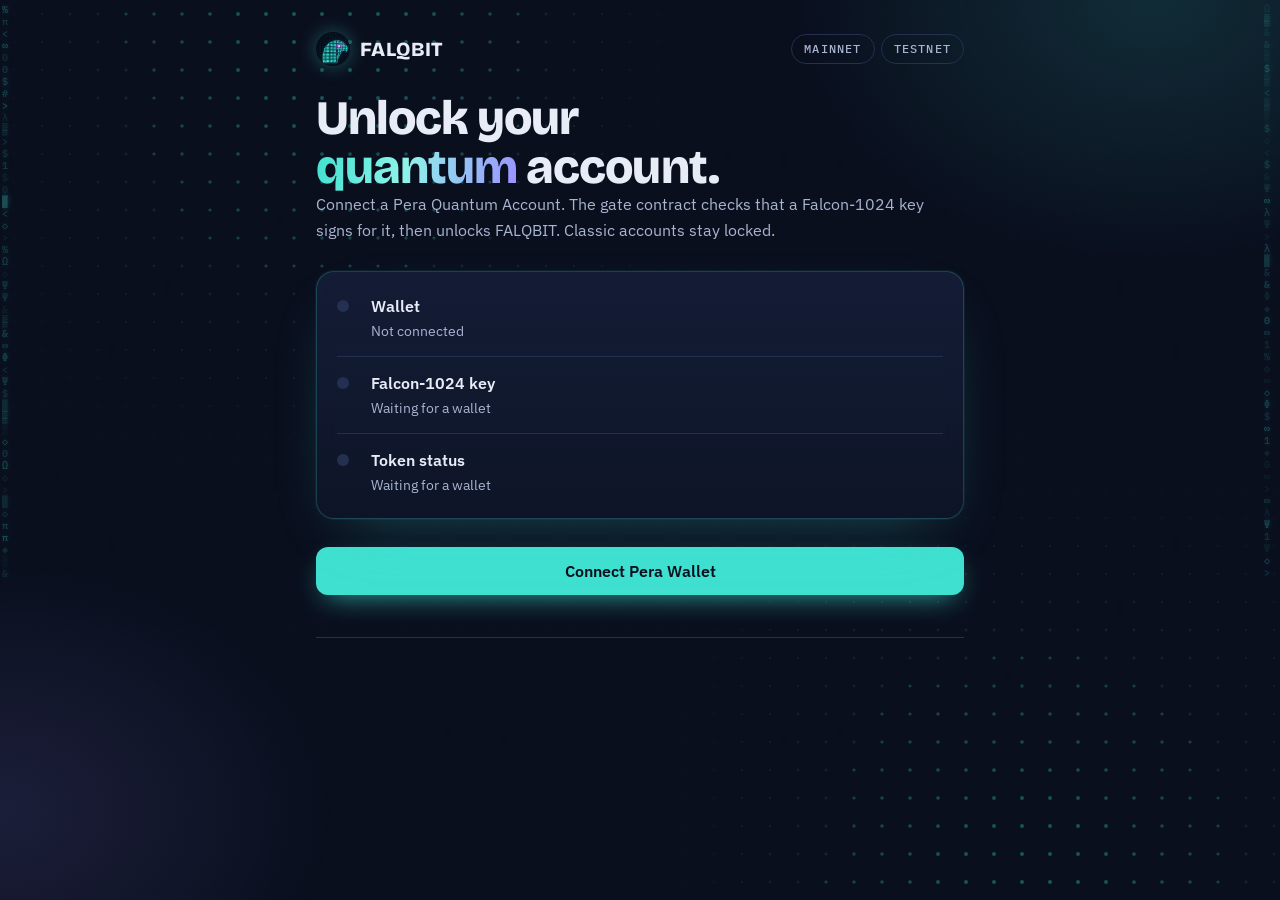
<file: unlock.html>
<!doctype html>
<html lang="en">
<head>
<meta charset="utf-8">
<meta name="viewport" content="width=device-width, initial-scale=1, viewport-fit=cover">
<title>FALQBIT Unlock</title>
<link rel="preconnect" href="https://fonts.googleapis.com">
<link rel="preconnect" href="https://fonts.gstatic.com" crossorigin>
<link rel="stylesheet" href="https://fonts.googleapis.com/css2?family=Bricolage+Grotesque:opsz,wght@12..96,700;12..96,800&family=IBM+Plex+Sans:wght@400;500;600&family=IBM+Plex+Mono:wght@500&display=swap">
<link rel="stylesheet" href="./app.css">
<link rel="icon" type="image/png" href="./icon.png">
<style>
  body { background-image: none; }
  .glowfx { position: fixed; inset: 0; z-index: -1; pointer-events: none;
    background: radial-gradient(520px 380px at 90% 0%, rgba(63,224,208,.14), transparent 70%), radial-gradient(480px 360px at 0% 90%, rgba(156,144,255,.12), transparent 70%); }
  h1 em { background: linear-gradient(100deg, #3FE0D0, #8FF3EA 45%, #9C90FF); -webkit-background-clip: text; background-clip: text; color: transparent; }
  .panel { background: linear-gradient(180deg, rgba(24,34,62,.75), rgba(16,23,44,.7)); backdrop-filter: blur(10px); -webkit-backdrop-filter: blur(10px);
    border-color: rgba(63,224,208,.22); box-shadow: 0 0 0 1px rgba(63,224,208,.06), 0 24px 60px -30px rgba(63,224,208,.35); }
  .row[data-s="ok"] .dot { box-shadow: 0 0 10px #3FE0D0; }
  .primary { box-shadow: 0 10px 28px -10px rgba(63,224,208,.75); }
</style>
<link rel="stylesheet" href="./fxu.css">
</head>
<body>
<div class="glowfx" aria-hidden="true"></div>
<div class="wrap">
  <header class="top">
    <a class="brand" href="./" style="display:inline-flex;align-items:center;gap:10px"><img src="./icon.png" alt="" width="34" height="34" style="width:34px;height:34px;border-radius:50%;box-shadow:0 0 18px rgba(63,224,208,.35)">FALQBIT</a>
    <nav class="nets" aria-label="Network">
      <a href="?net=mainnet" id="n-mainnet">MAINNET</a>
      <a href="?net=testnet" id="n-testnet" class="test">TESTNET</a>
    </nav>
  </header>

  <section>
    <h1>Unlock your <em>quantum</em> account.</h1>
    <p class="lede">Connect a Pera Quantum Account. The gate contract checks that a Falcon-1024 key signs for it, then unlocks FALQBIT. Classic accounts stay locked.</p>
  </section>

  <div id="notlive" class="warnbox" hidden></div>
  <div id="refbox" class="warnbox" hidden style="border-color:rgba(63,224,208,.35)"></div>

  <section class="panel" aria-live="polite" id="status">
    <div class="row" id="r-wallet"><span class="dot"></span><div><div class="label">Wallet</div><div class="detail">Not connected</div></div></div>
    <div class="row" id="r-falcon"><span class="dot"></span><div><div class="label">Falcon-1024 key</div><div class="detail">Waiting for a wallet</div></div></div>
    <div class="row" id="r-token"><span class="dot"></span><div><div class="label">Token status</div><div class="detail">Waiting for a wallet</div></div></div>
  </section>

  <div class="actions" id="actions">
    <button class="primary" id="b-connect" type="button">Connect Pera Wallet</button>
    <button class="primary" id="b-activate" type="button" hidden>Reveal my Falcon key (0 ALGO self-payment)</button>
    <button class="primary" id="b-unlock" type="button" hidden>Unlock</button>
    <button class="ghost" id="b-disconnect" type="button" hidden>Disconnect</button>
  </div>
  <div id="msg" class="msg" hidden></div>

  <p class="foot" id="foot"></p>
</div>

<script type="module">
import {
  algosdk, NETWORKS, FEE_PQ, FEE_CALL, HOLDER_DEPOSIT, client, loadConfig, pickNetwork,
  findFalconKey, signerOf, selector, enc, holderBox, short,
} from "./falqbit.js";

const cfgAll = await loadConfig();
const net = pickNetwork() || (cfgAll.mainnet ? "mainnet" : "testnet");
const cfg = cfgAll[net];
const c = client(net);
const $ = (id) => document.getElementById(id);
$("n-" + net).setAttribute("aria-current", "true");

if (!cfg) {
  $("notlive").hidden = false;
  $("notlive").innerHTML = `<strong>FALQBIT is not live on ${NETWORKS[net].label} yet.</strong> Follow the launch on X, or try the full flow on <a href="?net=testnet">TestNet</a>.`;
  $("status").hidden = true; $("actions").hidden = true;
} else {
  $("foot").innerHTML = `${NETWORKS[net].label}. Gate app <a href="${c.n.lora}/application/${cfg.app_id}" target="_blank" rel="noopener" class="mono">${cfg.app_id}</a> · token <a href="${c.n.lora}/asset/${cfg.asset_id}" target="_blank" rel="noopener" class="mono">${cfg.asset_id}</a>.`
    + (net === "testnet" ? " Set Pera to TestNet first (Settings → Developer mode → TestNet) and fund your account from the TestNet dispenser." : "");
}

let account = null, found = null;

// ---- referral program: capture ?ref=, keep it in the browser, record it in the unlock ----
const REF_KEY = "falqbit_ref";
function getRef() {
  try {
    const qp = new URLSearchParams(location.search).get("ref");
    if (qp && algosdk.isValidAddress(qp)) localStorage.setItem(REF_KEY, qp);
    const r = localStorage.getItem(REF_KEY);
    return r && algosdk.isValidAddress(r) ? r : null;
  } catch { return null; }
}
function setRef(v) { try { if (v) localStorage.setItem(REF_KEY, v); else localStorage.removeItem(REF_KEY); } catch {} }
function renderRef() {
  const box = $("refbox"); if (!box || !cfg) return;
  const r = getRef();
  box.hidden = false;
  if (r && account && r === account) {
    box.innerHTML = `<strong>Invite ignored:</strong> you can't refer yourself. <a href="#" id="ref-clear">Remove</a>`;
    $("ref-clear").onclick = (e) => { e.preventDefault(); setRef(null); renderRef(); };
  } else if (r) {
    box.innerHTML = `🎁 <strong>Invited by <span class="mono">${short(r)}</span></strong> — buy and hold 1,000,000 FALQBIT for 7 days and <strong>you earn 250,000 FALQBIT</strong> (your friend earns 250,000 too). <a href="#" id="ref-clear">Remove</a>`;
    $("ref-clear").onclick = (e) => { e.preventDefault(); setRef(null); renderRef(); };
  } else {
    box.innerHTML = `<a href="#" id="ref-open">Have an invite from a friend? Add it here to earn 250,000 FALQBIT when you qualify.</a><span id="ref-form" hidden> <input id="ref-in" placeholder="Friend's wallet address" style="max-width:340px"> <button class="ghost" id="ref-apply" type="button">Apply</button></span>`;
    $("ref-open").onclick = (e) => { e.preventDefault(); $("ref-open").hidden = true; $("ref-form").hidden = false; };
    $("ref-apply").onclick = () => {
      const v = ($("ref-in").value || "").trim().toUpperCase();
      if (algosdk.isValidAddress(v)) { setRef(v); renderRef(); }
      else say("That doesn't look like a valid Algorand address.", "err");
    };
  }
}
renderRef();

function setRow(id, state, detail) {
  const r = $(id); r.dataset.s = state; r.querySelector(".detail").textContent = detail;
}
function say(html, kind = "") {
  const m = $("msg"); m.hidden = !html; m.className = "msg " + kind; m.innerHTML = html;
}

async function refresh() {
  if (!account || !cfg) return;
  renderRef();
  $("b-connect").hidden = true; $("b-disconnect").hidden = false;
  $("b-activate").hidden = true; $("b-unlock").hidden = true;

  const { info, signer } = await signerOf(c, account);
  const algo = info ? Number(info.amount) / 1e6 : 0;
  setRow("r-wallet", algo >= 0.2 ? "ok" : "warn",
    `${short(account)} · ${algo.toFixed(3)} ALGO${algo < 0.2 ? " · add some ALGO first" : ""}`);

  setRow("r-falcon", "busy", "Looking for your Falcon public key on-chain…");
  found = await findFalconKey(c, account, signer);
  if (!found) {
    setRow("r-falcon", "warn", "No Falcon-signed transaction found yet. If this is a Quantum Account, sign one 0 ALGO payment to yourself to reveal the public key.");
    $("b-activate").hidden = false;
    setRow("r-token", "", "Waiting for the Falcon key");
    return;
  }
  setRow("r-falcon", "ok", `Found · salt ${found.salt} · signer ${short(signer)}`);

  const holding = await c.algodGet(`/v2/accounts/${account}/assets/${cfg.asset_id}`);
  if (!holding) {
    setRow("r-token", "warn", "Not added yet. Unlock adds it and unlocks it in one step.");
  } else if (holding["asset-holding"]["is-frozen"]) {
    setRow("r-token", "warn", "Added, locked.");
  } else {
    setRow("r-token", "ok", `Unlocked · balance ${(Number(holding["asset-holding"].amount) / 1e6).toLocaleString()} FALQBIT`);
    return;
  }
  $("b-unlock").hidden = false;
  $("b-unlock").textContent = holding ? "Unlock" : "Add and unlock";
}

$("b-activate").addEventListener("click", async () => {
  try {
    say("Approve the request in Pera…");
    const txn = algosdk.makePaymentTxnWithSuggestedParamsFromObject({
      sender: account, receiver: account, amount: 0, suggestedParams: await c.params(FEE_PQ),
    });
    const { id } = await c.signAndSend([txn]);
    say(`Done. <a href="${c.n.lora}/transaction/${id}" target="_blank" rel="noopener">View on Lora</a>. Checking again…`, "ok");
    setTimeout(() => refresh().catch((e) => say(e.message, "err")), 4000);
  } catch (e) { say(e.message || String(e), "err"); }
});

$("b-unlock").addEventListener("click", async () => {
  try {
    $("b-unlock").disabled = true;
    say("Approve the request in Pera…");
    const txns = [];
    const holding = await c.algodGet(`/v2/accounts/${account}/assets/${cfg.asset_id}`);
    if (!holding) {
      txns.push(algosdk.makeAssetTransferTxnWithSuggestedParamsFromObject({
        sender: account, receiver: account, amount: 0, assetIndex: cfg.asset_id, suggestedParams: await c.params(FEE_PQ),
      }));
    }
    const box = await c.algodGet(`/v2/applications/${cfg.app_id}/box?name=${encodeURIComponent("b64:" + btoa(String.fromCharCode(...holderBox(account))))}`);
    const refAddr = getRef();
    const refNote = refAddr && refAddr !== account ? new TextEncoder().encode("falqbit-ref:" + refAddr) : undefined;
    txns.push(algosdk.makePaymentTxnWithSuggestedParamsFromObject({
      sender: account, receiver: cfg.app_address, amount: box ? 0 : HOLDER_DEPOSIT, suggestedParams: await c.params(FEE_PQ), note: refNote,
    }));
    txns.push(algosdk.makeApplicationNoOpTxnFromObject({
      sender: account, appIndex: cfg.app_id, suggestedParams: await c.params(FEE_CALL),
      appArgs: [
        selector("unlock_falcon(pay,address,byte,byte[])void"),
        enc("address", account), enc("byte", found.salt), enc("byte[]", Array.from(found.pk)),
      ],
      foreignAssets: [cfg.asset_id],
      boxes: [{ appIndex: 0, name: holderBox(account) }],
    }));
    const { id } = await c.signAndSend(txns, {}, txns.length - 1);
    say(`Unlocked. <a href="${c.n.lora}/transaction/${id}" target="_blank" rel="noopener">View on Lora</a>`, "ok");
    if (refNote) { setRef(null); renderRef(); }
    await refresh();
  } catch (e) {
    say(e.message || String(e), "err");
  } finally {
    $("b-unlock").disabled = false;
  }
});

function disconnect() {
  c.pera.disconnect();
  account = null; found = null;
  renderRef();
  $("b-connect").hidden = false;
  for (const id of ["b-disconnect", "b-activate", "b-unlock"]) $(id).hidden = true;
  setRow("r-wallet", "", "Not connected");
  setRow("r-falcon", "", "Waiting for a wallet");
  setRow("r-token", "", "Waiting for a wallet");
  say("");
}

$("b-connect").addEventListener("click", async () => {
  try {
    const accounts = await c.connect();
    c.pera.connector?.on("disconnect", disconnect);
    account = accounts[0];
    say("");
    await refresh();
  } catch (e) {
    if (e?.data?.type !== "CONNECT_MODAL_CLOSED") say(e.message || String(e), "err");
  }
});
$("b-disconnect").addEventListener("click", disconnect);

if (cfg) {
  c.reconnect().then((accounts) => {
    c.pera.connector?.on("disconnect", disconnect);
    if (accounts.length) { account = accounts[0]; refresh().catch((e) => say(e.message, "err")); }
  }).catch(() => {});
}
</script>
<script src="./fx.js" defer></script>
<script src="./fx3.js" defer></script>
</body>
</html>
</file>
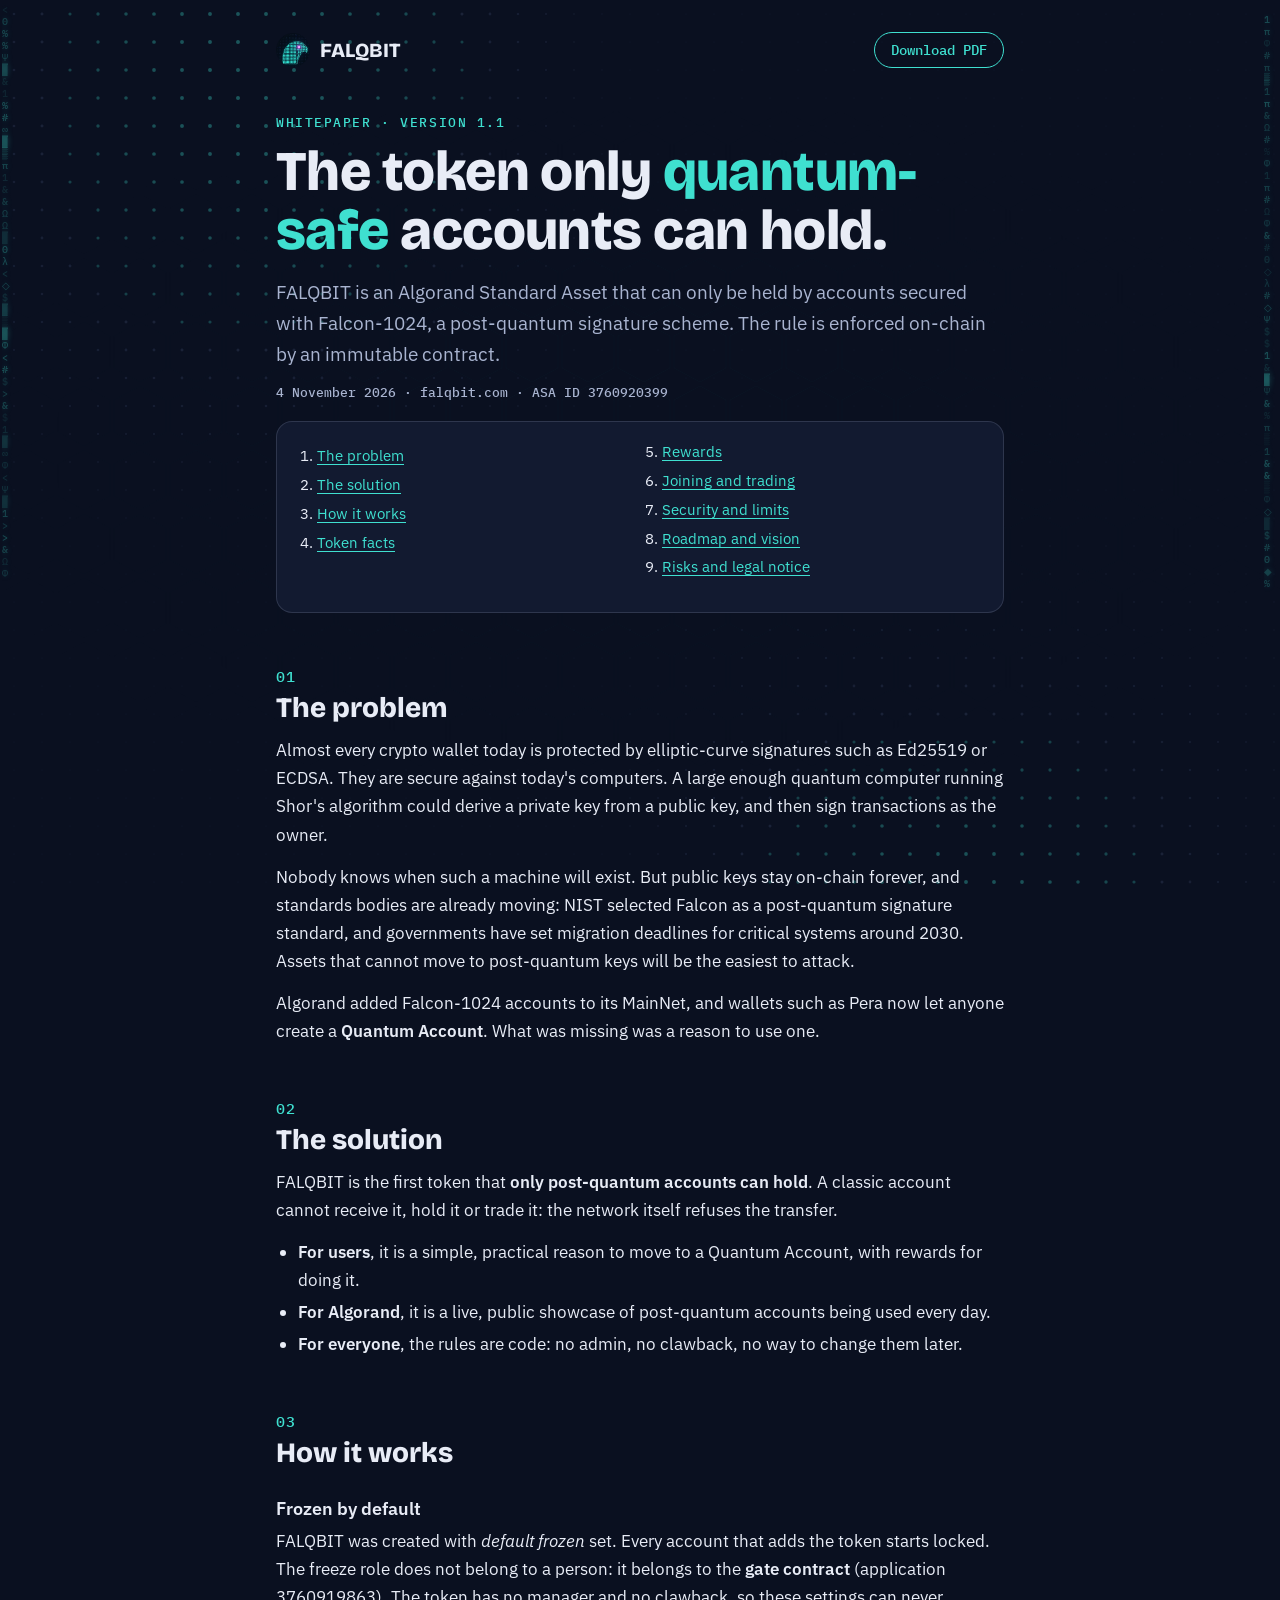
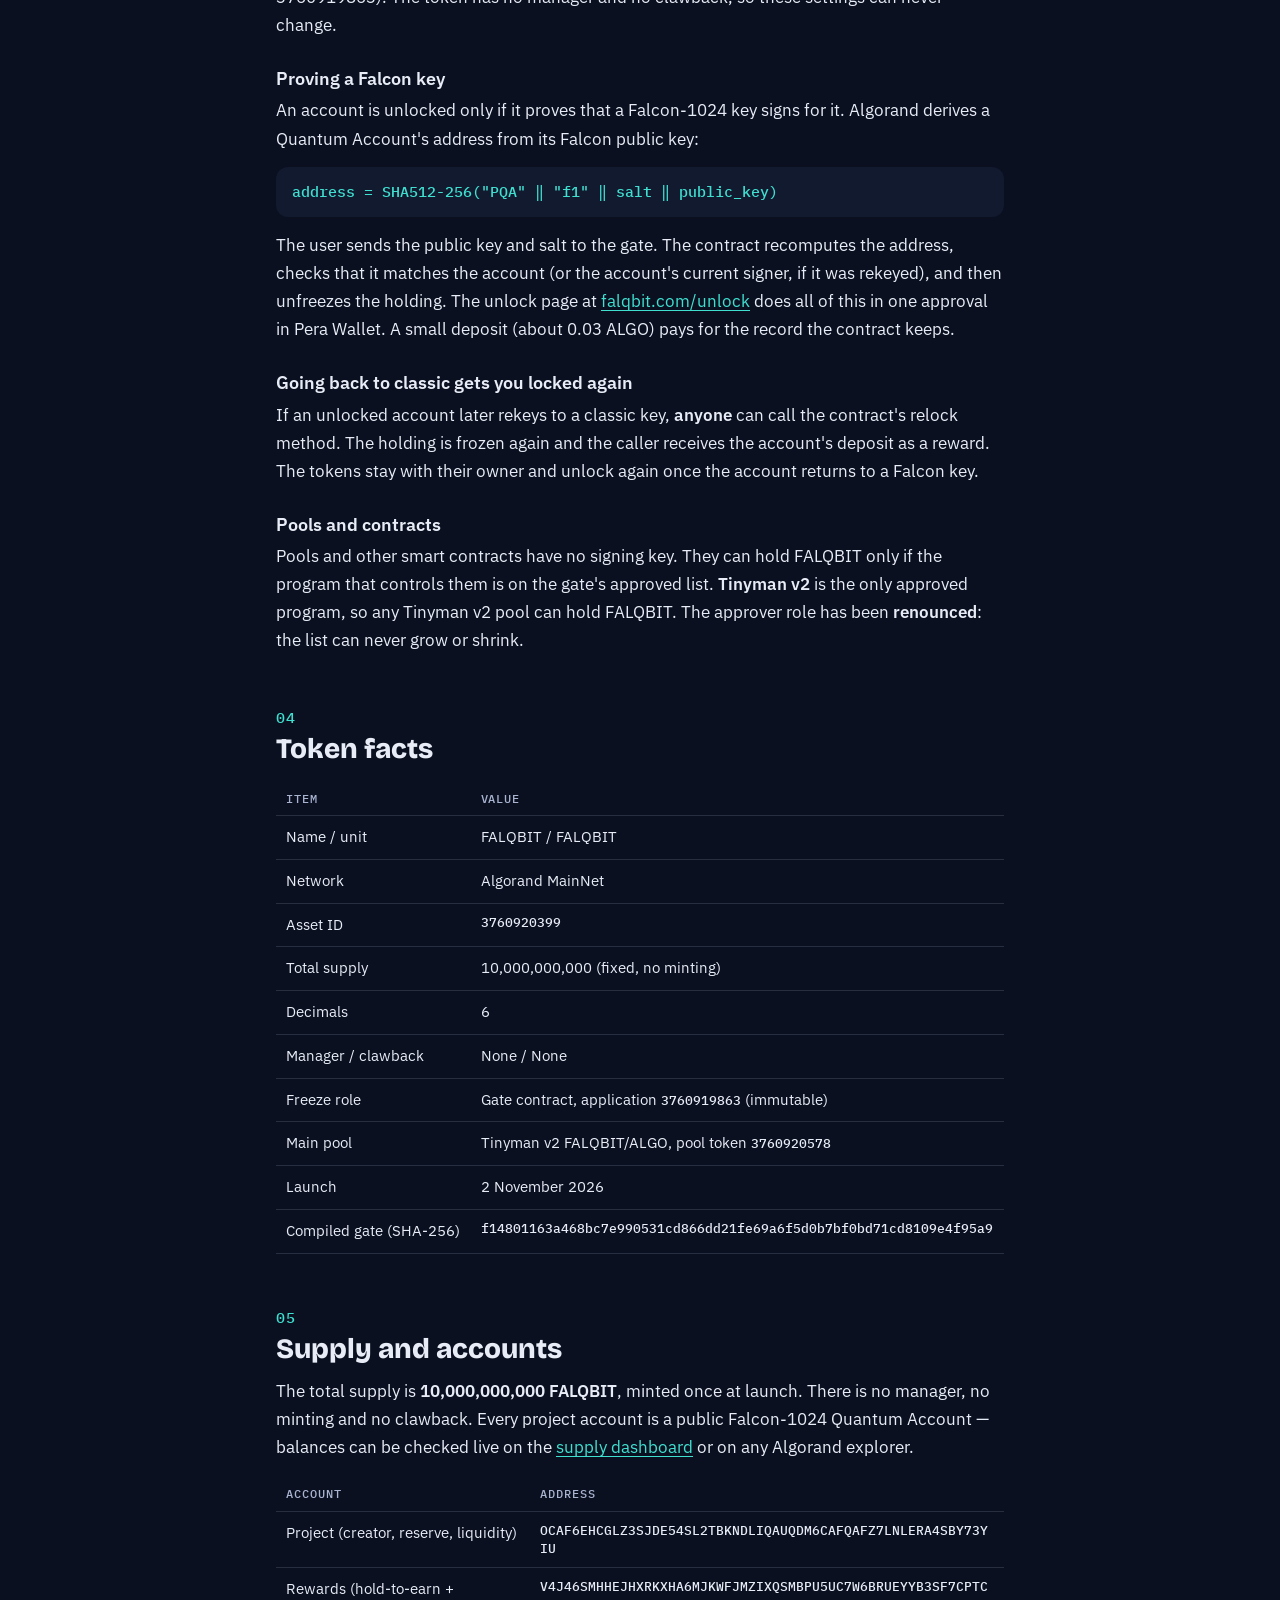
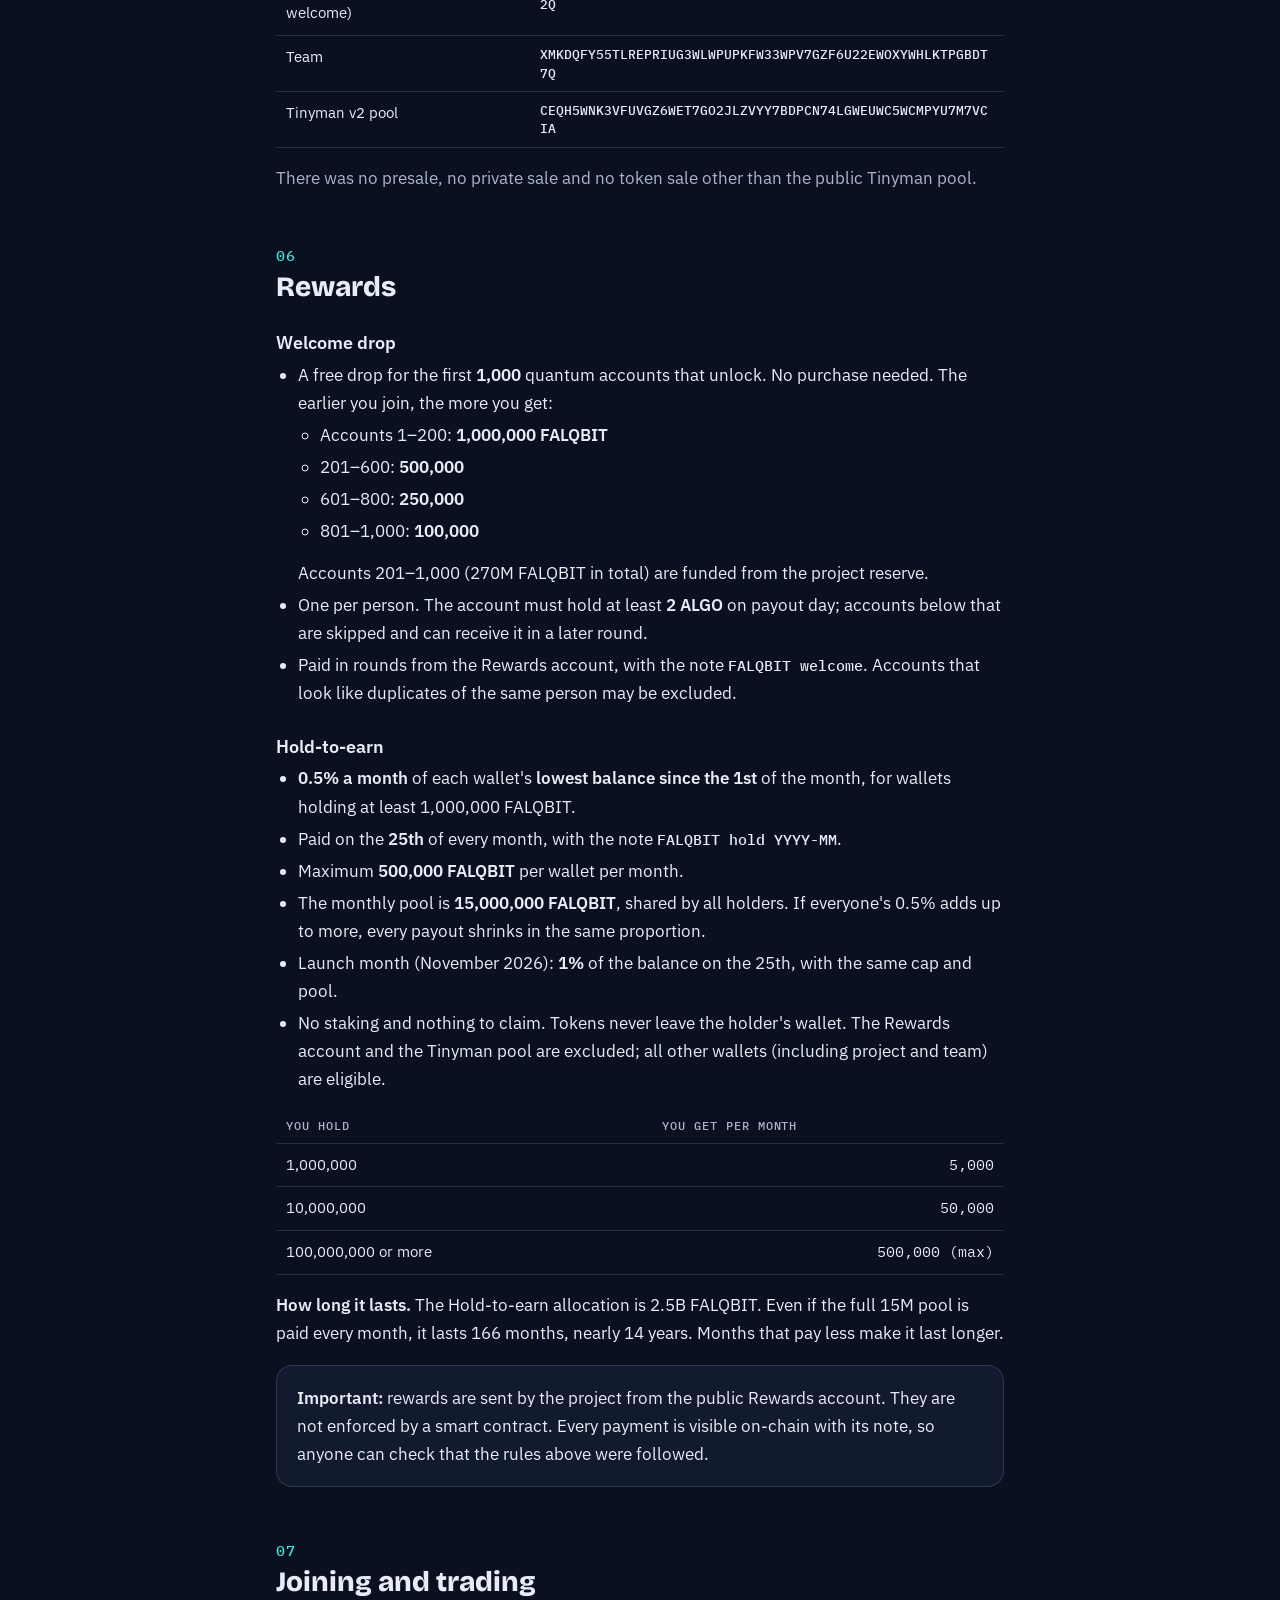
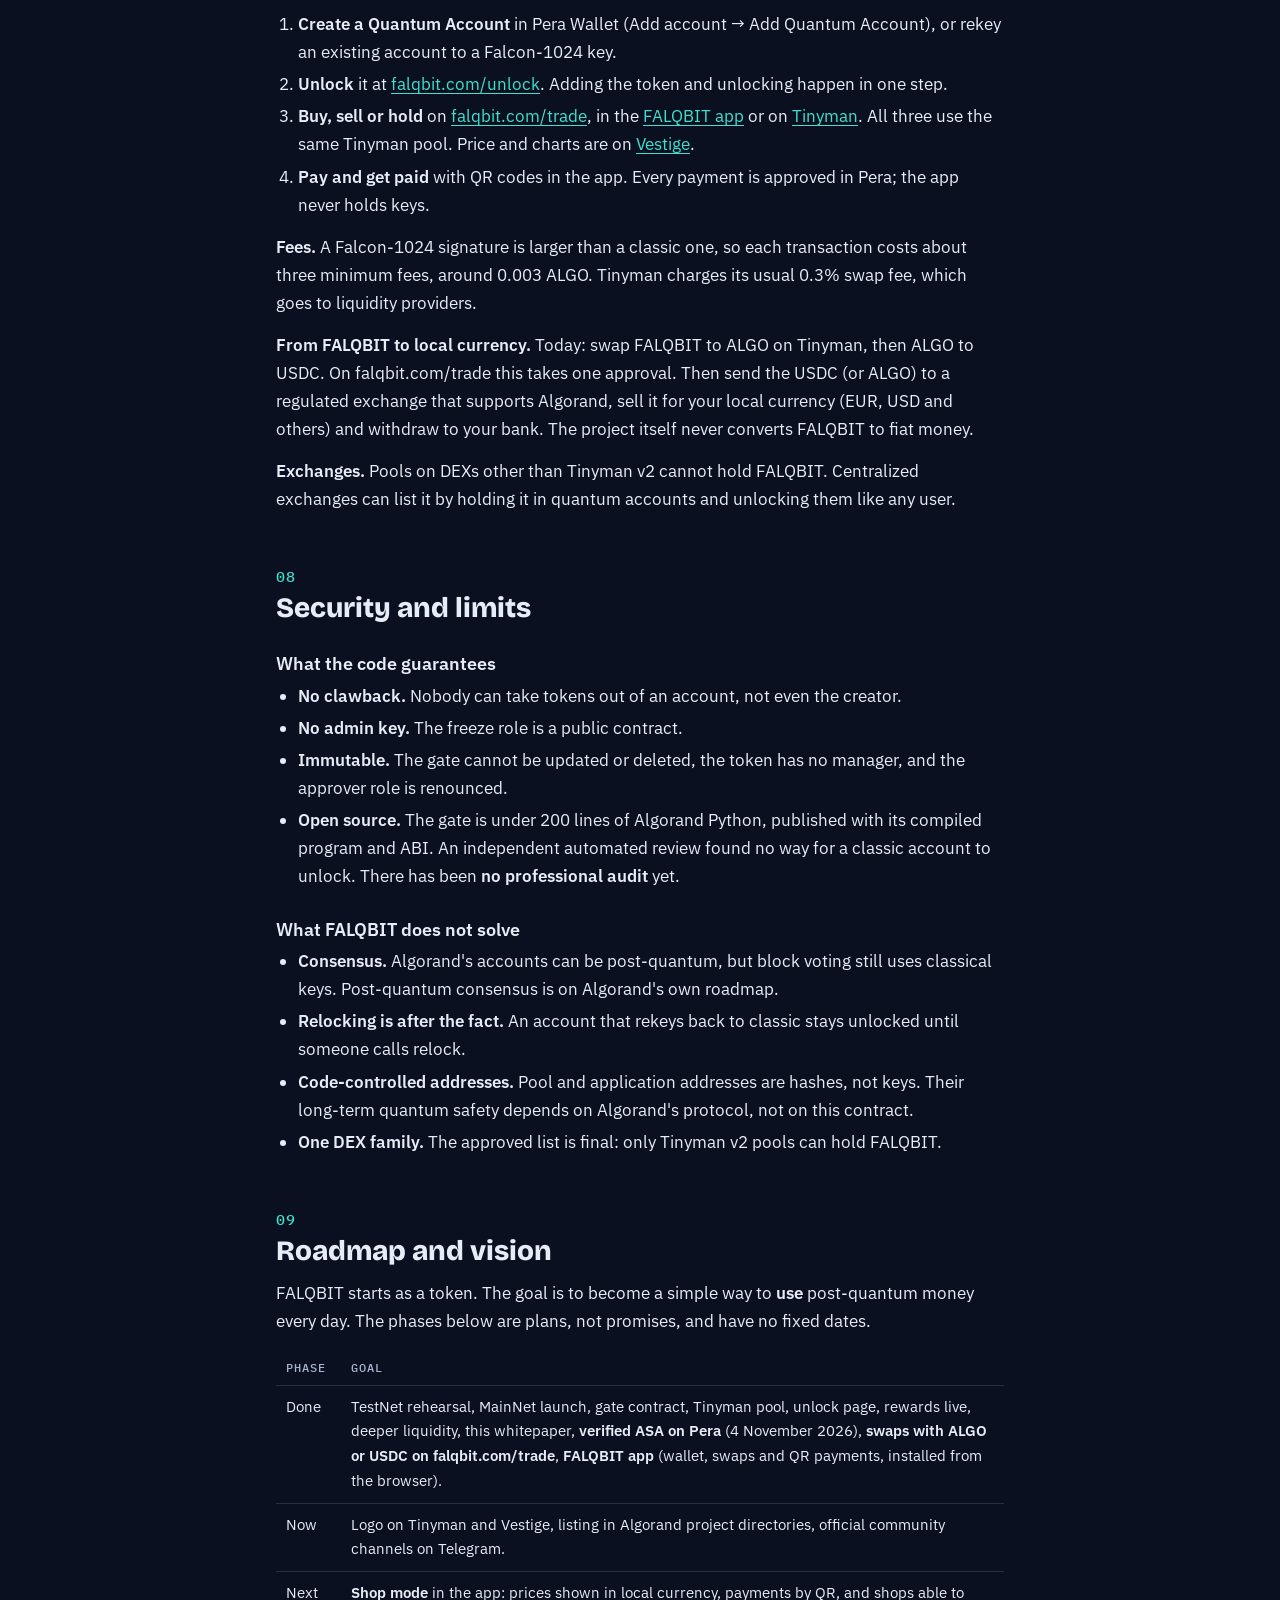
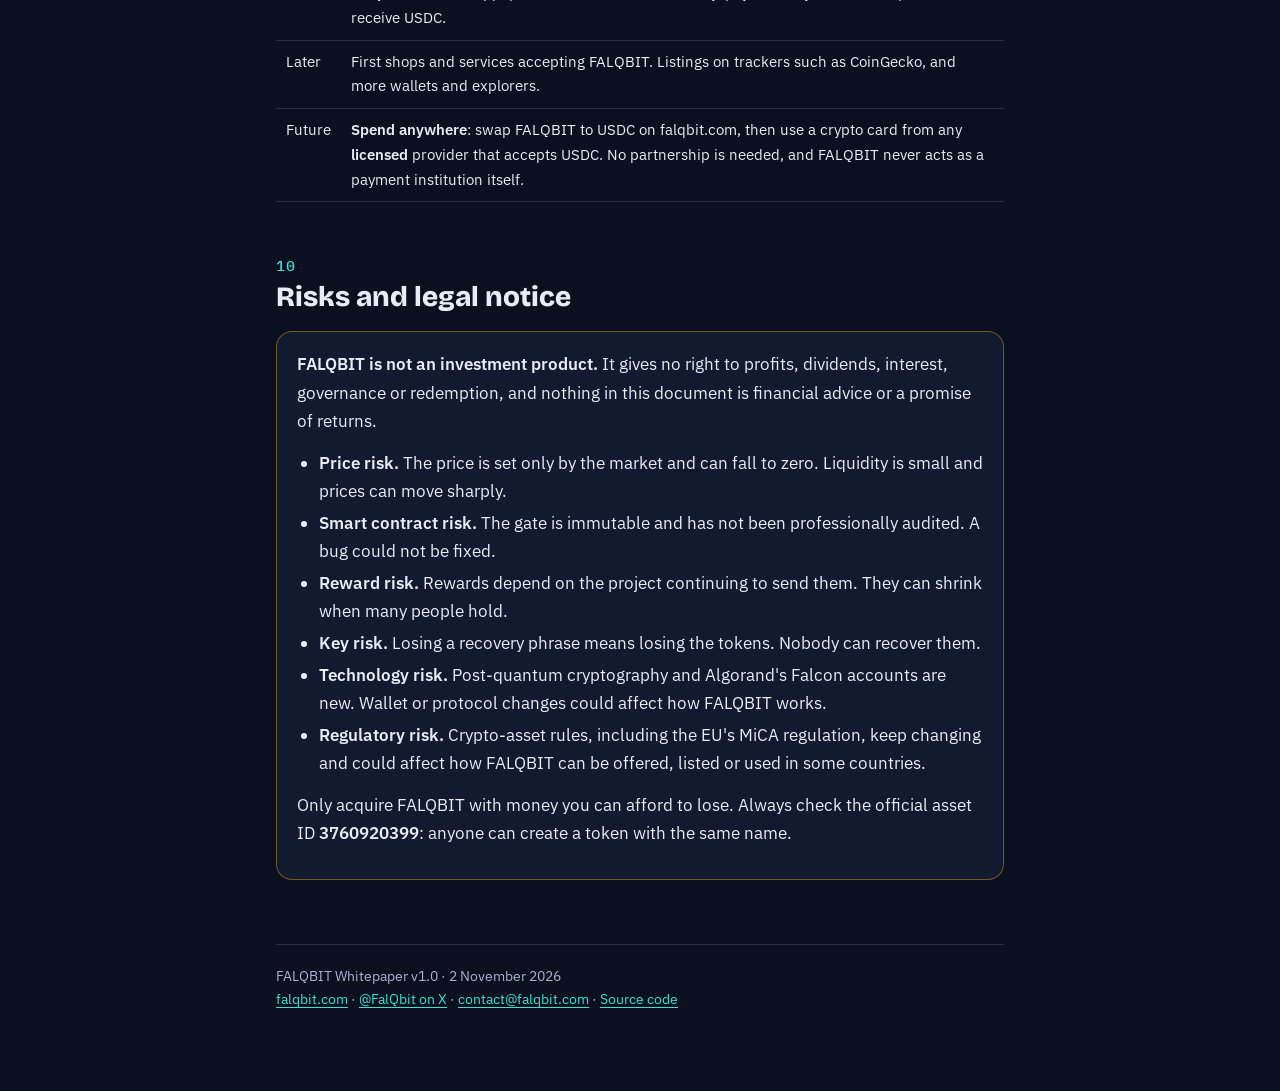
<file: whitepaper.html>
<!doctype html>
<html lang="en">
<head>
<meta charset="utf-8">
<meta name="viewport" content="width=device-width, initial-scale=1, viewport-fit=cover">
<title>FALQBIT Whitepaper</title>
<meta name="description" content="FALQBIT whitepaper: the Algorand token that only post-quantum Falcon-1024 accounts can hold. Design, tokenomics, rewards, roadmap and risks.">
<link rel="icon" type="image/png" href="./icon.png">
<link rel="preconnect" href="https://fonts.googleapis.com">
<link rel="preconnect" href="https://fonts.gstatic.com" crossorigin>
<link rel="stylesheet" href="https://fonts.googleapis.com/css2?family=Bricolage+Grotesque:opsz,wght@12..96,700;12..96,800&family=IBM+Plex+Sans:wght@400;500;600&family=IBM+Plex+Mono:wght@500&display=swap">
<style>
:root {
  --bg: #0A1020; --surface: #121A30; --line: rgba(169,180,208,.18);
  --fg: #E8ECF6; --muted: #A9B4D0; --cyan: #3FE0D0; --violet: #9B8CFF;
  --display: "Bricolage Grotesque", "Inter Display", "Inter", system-ui, sans-serif;
  --text: "IBM Plex Sans", "Inter", system-ui, sans-serif;
  --mono: "IBM Plex Mono", "DejaVu Sans Mono", ui-monospace, monospace;
}
* { box-sizing: border-box; }
html { -webkit-text-size-adjust: 100%; }
body { margin: 0; background: var(--bg); color: var(--fg); font: 400 17px/1.65 var(--text); }
.doc { max-width: 760px; margin: 0 auto; padding: 32px 16px 80px; }
a { color: var(--cyan); text-underline-offset: 3px; overflow-wrap: anywhere; }
header.top { display: flex; align-items: center; justify-content: space-between; gap: 12px; margin-bottom: 48px; }
.brand { display: inline-flex; align-items: center; gap: 10px; font: 800 20px/1 var(--display); color: var(--fg); text-decoration: none; }
.brand img { width: 34px; height: 34px; border-radius: 50%; }
.dl { font: 500 14px/1 var(--mono); border: 1px solid var(--cyan); border-radius: 999px; padding: 10px 16px; text-decoration: none; }
.kicker { font: 500 13px/1 var(--mono); letter-spacing: .12em; color: var(--cyan); text-transform: uppercase; }
h1 { font: 800 clamp(36px, 8vw, 56px)/1.05 var(--display); margin: 14px 0 16px; letter-spacing: -.01em; }
h1 em { font-style: normal; color: var(--cyan); }
.lede { font-size: 19px; color: var(--muted); margin: 0 0 12px; }
.meta { font: 500 13px/1.6 var(--mono); color: var(--muted); }
h2 { font: 800 28px/1.15 var(--display); margin: 56px 0 12px; scroll-margin-top: 16px; }
h2 .n { color: var(--cyan); font: 500 15px/1 var(--mono); display: block; margin-bottom: 8px; letter-spacing: .08em; }
h3 { font: 600 18px/1.3 var(--text); margin: 28px 0 6px; }
p { margin: 0 0 14px; }
ul, ol { padding-left: 22px; margin: 0 0 14px; }
li { margin: 4px 0; }
strong { color: var(--fg); font-weight: 600; }
.muted { color: var(--muted); }
code, .mono { font: 500 .88em/1.4 var(--mono); overflow-wrap: anywhere; }
.box { background: var(--surface); border: 1px solid var(--line); border-radius: 16px; padding: 18px 20px; margin: 18px 0; }
.box.warn { border-color: rgba(185,127,24,.6); }
.formula { font: 500 15px/1.5 var(--mono); color: var(--cyan); background: var(--surface); border-radius: 12px; padding: 14px 16px; overflow-x: auto; margin: 14px 0; }
.toc { columns: 2; column-gap: 24px; font-size: 15px; padding-left: 20px; }
@media (max-width: 560px) { .toc { columns: 1; } }
.tbl { width: 100%; overflow-x: auto; margin: 16px 0; }
table { width: 100%; border-collapse: collapse; font-size: 15px; }
th, td { text-align: left; padding: 9px 10px; border-bottom: 1px solid var(--line); vertical-align: top; }
th { font: 500 12px/1.3 var(--mono); letter-spacing: .08em; text-transform: uppercase; color: var(--muted); }
td.num { text-align: right; font-family: var(--mono); white-space: nowrap; }
.bar { display: flex; height: 16px; border-radius: 999px; overflow: hidden; margin: 18px 0 6px; }
.bar span { display: block; height: 100%; }
.sw { display: inline-block; width: 10px; height: 10px; border-radius: 3px; margin-right: 8px; vertical-align: 0; }
footer { margin-top: 64px; padding-top: 20px; border-top: 1px solid var(--line); font-size: 14px; color: var(--muted); }

@media print {
  :root { --bg: #fff; --surface: #F3F5FA; --line: #D8DDE8; --fg: #10162A; --muted: #4A5573; --cyan: #0E8F84; }
  body { font-size: 11pt; }
  .doc { max-width: none; padding: 0; }
  .dl { display: none; }
  h2 { break-after: avoid; break-inside: avoid; page-break-inside: avoid; margin-top: 36px; }
  h3 { break-after: avoid; page-break-after: avoid; }
  h2 .n { display: inline; margin-right: 10px; }
  .box, table, .formula { break-inside: avoid; }
  a { text-decoration: none; }
  @page { size: A4; margin: 18mm 16mm; }
}
</style>
<link rel="stylesheet" href="./fxu.css">
</head>
<body>
<div class="doc">
<header class="top">
  <a class="brand" href="./"><img src="./icon.png" alt="" width="34" height="34">FALQBIT</a>
  <a class="dl" href="./falqbit-whitepaper.pdf" download>Download PDF</a>
</header>

<div class="kicker">Whitepaper · Version 1.1</div>
<h1>The token only <em>quantum-safe</em> accounts can hold.</h1>
<p class="lede">FALQBIT is an Algorand Standard Asset that can only be held by accounts secured with Falcon-1024, a post-quantum signature scheme. The rule is enforced on-chain by an immutable contract.</p>
<p class="meta">4 November 2026 · falqbit.com · ASA ID 3760920399</p>

<div class="box">
  <ol class="toc">
    <li><a href="#problem">The problem</a></li>
    <li><a href="#solution">The solution</a></li>
    <li><a href="#how">How it works</a></li>
    <li><a href="#token">Token facts</a></li>
    <li><a href="#rewards">Rewards</a></li>
    <li><a href="#trade">Joining and trading</a></li>
    <li><a href="#security">Security and limits</a></li>
    <li><a href="#roadmap">Roadmap and vision</a></li>
    <li><a href="#risks">Risks and legal notice</a></li>
  </ol>
</div>

<h2 id="problem"><span class="n">01</span>The problem</h2>
<p>Almost every crypto wallet today is protected by elliptic-curve signatures such as Ed25519 or ECDSA. They are secure against today's computers. A large enough quantum computer running Shor's algorithm could derive a private key from a public key, and then sign transactions as the owner.</p>
<p>Nobody knows when such a machine will exist. But public keys stay on-chain forever, and standards bodies are already moving: NIST selected Falcon as a post-quantum signature standard, and governments have set migration deadlines for critical systems around 2030. Assets that cannot move to post-quantum keys will be the easiest to attack.</p>
<p>Algorand added Falcon-1024 accounts to its MainNet, and wallets such as Pera now let anyone create a <strong>Quantum Account</strong>. What was missing was a reason to use one.</p>

<h2 id="solution"><span class="n">02</span>The solution</h2>
<p>FALQBIT is the first token that <strong>only post-quantum accounts can hold</strong>. A classic account cannot receive it, hold it or trade it: the network itself refuses the transfer.</p>
<ul>
  <li><strong>For users</strong>, it is a simple, practical reason to move to a Quantum Account, with rewards for doing it.</li>
  <li><strong>For Algorand</strong>, it is a live, public showcase of post-quantum accounts being used every day.</li>
  <li><strong>For everyone</strong>, the rules are code: no admin, no clawback, no way to change them later.</li>
</ul>

<h2 id="how"><span class="n">03</span>How it works</h2>
<h3>Frozen by default</h3>
<p>FALQBIT was created with <em>default frozen</em> set. Every account that adds the token starts locked. The freeze role does not belong to a person: it belongs to the <strong>gate contract</strong> (application 3760919863). The token has no manager and no clawback, so these settings can never change.</p>

<h3>Proving a Falcon key</h3>
<p>An account is unlocked only if it proves that a Falcon-1024 key signs for it. Algorand derives a Quantum Account's address from its Falcon public key:</p>
<div class="formula">address = SHA512-256("PQA" ‖ "f1" ‖ salt ‖ public_key)</div>
<p>The user sends the public key and salt to the gate. The contract recomputes the address, checks that it matches the account (or the account's current signer, if it was rekeyed), and then unfreezes the holding. The unlock page at <a href="https://falqbit.com/unlock">falqbit.com/unlock</a> does all of this in one approval in Pera Wallet. A small deposit (about 0.03 ALGO) pays for the record the contract keeps.</p>

<h3>Going back to classic gets you locked again</h3>
<p>If an unlocked account later rekeys to a classic key, <strong>anyone</strong> can call the contract's relock method. The holding is frozen again and the caller receives the account's deposit as a reward. The tokens stay with their owner and unlock again once the account returns to a Falcon key.</p>

<h3>Pools and contracts</h3>
<p>Pools and other smart contracts have no signing key. They can hold FALQBIT only if the program that controls them is on the gate's approved list. <strong>Tinyman v2</strong> is the only approved program, so any Tinyman v2 pool can hold FALQBIT. The approver role has been <strong>renounced</strong>: the list can never grow or shrink.</p>

<h2 id="token"><span class="n">04</span>Token facts</h2>
<div class="tbl"><table>
  <tr><th>Item</th><th>Value</th></tr>
  <tr><td>Name / unit</td><td>FALQBIT / FALQBIT</td></tr>
  <tr><td>Network</td><td>Algorand MainNet</td></tr>
  <tr><td>Asset ID</td><td class="mono">3760920399</td></tr>
  <tr><td>Total supply</td><td>10,000,000,000 (fixed, no minting)</td></tr>
  <tr><td>Decimals</td><td>6</td></tr>
  <tr><td>Manager / clawback</td><td>None / None</td></tr>
  <tr><td>Freeze role</td><td>Gate contract, application <span class="mono">3760919863</span> (immutable)</td></tr>
  <tr><td>Main pool</td><td>Tinyman v2 FALQBIT/ALGO, pool token <span class="mono">3760920578</span></td></tr>
  <tr><td>Launch</td><td>2 November 2026</td></tr>
  <tr><td>Compiled gate (SHA-256)</td><td class="mono">f14801163a468bc7e990531cd866dd21fe69a6f5d0b7bf0bd71cd8109e4f95a9</td></tr>
</table></div>

<h2 id="supply"><span class="n">05</span>Supply and accounts</h2>
<p>The total supply is <strong>10,000,000,000 FALQBIT</strong>, minted once at launch. There is no manager, no minting and no clawback. Every project account is a public Falcon-1024 Quantum Account — balances can be checked live on the <a href="https://falqbit.com/#holders">supply dashboard</a> or on any Algorand explorer.</p>
<div class="tbl"><table>
  <tr><th>Account</th><th>Address</th></tr>
  <tr><td>Project (creator, reserve, liquidity)</td><td class="mono">OCAF6EHCGLZ3SJDE54SL2TBKNDLIQAUQDM6CAFQAFZ7LNLERA4SBY73YIU</td></tr>
  <tr><td>Rewards (hold-to-earn + welcome)</td><td class="mono">V4J46SMHHEJHXRKXHA6MJKWFJMZIXQSMBPU5UC7W6BRUEYYB3SF7CPTC2Q</td></tr>
  <tr><td>Team</td><td class="mono">XMKDQFY55TLREPRIUG3WLWPUPKFW33WPV7GZF6U22EWOXYWHLKTPGBDT7Q</td></tr>
  <tr><td>Tinyman v2 pool</td><td class="mono">CEQH5WNK3VFUVGZ6WET7GO2JLZVYY7BDPCN74LGWEUWC5WCMPYU7M7VCIA</td></tr>
</table></div>
<p class="muted">There was no presale, no private sale and no token sale other than the public Tinyman pool.</p>

<h2 id="rewards"><span class="n">06</span>Rewards</h2>
<h3>Welcome drop</h3>
<ul>
  <li>A free drop for the first <strong>1,000</strong> quantum accounts that unlock. No purchase needed. The earlier you join, the more you get:
    <ul><li>Accounts 1–200: <strong>1,000,000 FALQBIT</strong></li><li>201–600: <strong>500,000</strong></li><li>601–800: <strong>250,000</strong></li><li>801–1,000: <strong>100,000</strong></li></ul>
    Accounts 201–1,000 (270M FALQBIT in total) are funded from the project reserve.</li>
  <li>One per person. The account must hold at least <strong>2 ALGO</strong> on payout day; accounts below that are skipped and can receive it in a later round.</li>
  <li>Paid in rounds from the Rewards account, with the note <code>FALQBIT welcome</code>. Accounts that look like duplicates of the same person may be excluded.</li>
</ul>
<h3>Hold-to-earn</h3>
<ul>
  <li><strong>0.5% a month</strong> of each wallet's <strong>lowest balance since the 1st</strong> of the month, for wallets holding at least 1,000,000 FALQBIT.</li>
  <li>Paid on the <strong>25th</strong> of every month, with the note <code>FALQBIT hold YYYY-MM</code>.</li>
  <li>Maximum <strong>500,000 FALQBIT</strong> per wallet per month.</li>
  <li>The monthly pool is <strong>15,000,000 FALQBIT</strong>, shared by all holders. If everyone's 0.5% adds up to more, every payout shrinks in the same proportion.</li>
  <li>Launch month (November 2026): <strong>1%</strong> of the balance on the 25th, with the same cap and pool.</li>
  <li>No staking and nothing to claim. Tokens never leave the holder's wallet. The Rewards account and the Tinyman pool are excluded; all other wallets (including project and team) are eligible.</li>
</ul>
<div class="tbl"><table>
  <tr><th>You hold</th><th>You get per month</th></tr>
  <tr><td>1,000,000</td><td class="num">5,000</td></tr>
  <tr><td>10,000,000</td><td class="num">50,000</td></tr>
  <tr><td>100,000,000 or more</td><td class="num">500,000 (max)</td></tr>
</table></div>
<p><strong>How long it lasts.</strong> The Hold-to-earn allocation is 2.5B FALQBIT. Even if the full 15M pool is paid every month, it lasts 166 months, nearly 14 years. Months that pay less make it last longer.</p>
<div class="box"><strong>Important:</strong> rewards are sent by the project from the public Rewards account. They are not enforced by a smart contract. Every payment is visible on-chain with its note, so anyone can check that the rules above were followed.</div>

<h2 id="trade"><span class="n">07</span>Joining and trading</h2>
<ol>
  <li><strong>Create a Quantum Account</strong> in Pera Wallet (Add account → Add Quantum Account), or rekey an existing account to a Falcon-1024 key.</li>
  <li><strong>Unlock</strong> it at <a href="https://falqbit.com/unlock">falqbit.com/unlock</a>. Adding the token and unlocking happen in one step.</li>
  <li><strong>Buy, sell or hold</strong> on <a href="https://falqbit.com/trade">falqbit.com/trade</a>, in the <a href="https://falqbit.com/app.html">FALQBIT app</a> or on <a href="https://app.tinyman.org">Tinyman</a>. All three use the same Tinyman pool. Price and charts are on <a href="https://www.vestige.fi/asset/3760920399">Vestige</a>.</li>
  <li><strong>Pay and get paid</strong> with QR codes in the app. Every payment is approved in Pera; the app never holds keys.</li>
</ol>
<p><strong>Fees.</strong> A Falcon-1024 signature is larger than a classic one, so each transaction costs about three minimum fees, around 0.003 ALGO. Tinyman charges its usual 0.3% swap fee, which goes to liquidity providers.</p>
<p><strong>From FALQBIT to local currency.</strong> Today: swap FALQBIT to ALGO on Tinyman, then ALGO to USDC. On falqbit.com/trade this takes one approval. Then send the USDC (or ALGO) to a regulated exchange that supports Algorand, sell it for your local currency (EUR, USD and others) and withdraw to your bank. The project itself never converts FALQBIT to fiat money.</p>
<p><strong>Exchanges.</strong> Pools on DEXs other than Tinyman v2 cannot hold FALQBIT. Centralized exchanges can list it by holding it in quantum accounts and unlocking them like any user.</p>

<h2 id="security"><span class="n">08</span>Security and limits</h2>
<h3>What the code guarantees</h3>
<ul>
  <li><strong>No clawback.</strong> Nobody can take tokens out of an account, not even the creator.</li>
  <li><strong>No admin key.</strong> The freeze role is a public contract.</li>
  <li><strong>Immutable.</strong> The gate cannot be updated or deleted, the token has no manager, and the approver role is renounced.</li>
  <li><strong>Open source.</strong> The gate is under 200 lines of Algorand Python, published with its compiled program and ABI. An independent automated review found no way for a classic account to unlock. There has been <strong>no professional audit</strong> yet.</li>
</ul>
<h3>What FALQBIT does not solve</h3>
<ul>
  <li><strong>Consensus.</strong> Algorand's accounts can be post-quantum, but block voting still uses classical keys. Post-quantum consensus is on Algorand's own roadmap.</li>
  <li><strong>Relocking is after the fact.</strong> An account that rekeys back to classic stays unlocked until someone calls relock.</li>
  <li><strong>Code-controlled addresses.</strong> Pool and application addresses are hashes, not keys. Their long-term quantum safety depends on Algorand's protocol, not on this contract.</li>
  <li><strong>One DEX family.</strong> The approved list is final: only Tinyman v2 pools can hold FALQBIT.</li>
</ul>

<h2 id="roadmap"><span class="n">09</span>Roadmap and vision</h2>
<p>FALQBIT starts as a token. The goal is to become a simple way to <strong>use</strong> post-quantum money every day. The phases below are plans, not promises, and have no fixed dates.</p>
<div class="tbl"><table>
  <tr><th>Phase</th><th>Goal</th></tr>
  <tr><td>Done</td><td>TestNet rehearsal, MainNet launch, gate contract, Tinyman pool, unlock page, rewards live, deeper liquidity, this whitepaper, <strong>verified ASA on Pera</strong> (4 November 2026), <strong>swaps with ALGO or USDC on falqbit.com/trade</strong>, <strong>FALQBIT app</strong> (wallet, swaps and QR payments, installed from the browser).</td></tr>
  <tr><td>Now</td><td>Logo on Tinyman and Vestige, listing in Algorand project directories, official community channels on Telegram.</td></tr>
  <tr><td>Next</td><td><strong>Shop mode</strong> in the app: prices shown in local currency, payments by QR, and shops able to receive USDC.</td></tr>
  <tr><td>Later</td><td>First shops and services accepting FALQBIT. Listings on trackers such as CoinGecko, and more wallets and explorers.</td></tr>
  <tr><td>Future</td><td><strong>Spend anywhere</strong>: swap FALQBIT to USDC on falqbit.com, then use a crypto card from any <strong>licensed</strong> provider that accepts USDC. No partnership is needed, and FALQBIT never acts as a payment institution itself.</td></tr>
</table></div>

<h2 id="risks"><span class="n">10</span>Risks and legal notice</h2>
<div class="box warn">
<p><strong>FALQBIT is not an investment product.</strong> It gives no right to profits, dividends, interest, governance or redemption, and nothing in this document is financial advice or a promise of returns.</p>
<ul>
  <li><strong>Price risk.</strong> The price is set only by the market and can fall to zero. Liquidity is small and prices can move sharply.</li>
  <li><strong>Smart contract risk.</strong> The gate is immutable and has not been professionally audited. A bug could not be fixed.</li>
  <li><strong>Reward risk.</strong> Rewards depend on the project continuing to send them. They can shrink when many people hold.</li>
  <li><strong>Key risk.</strong> Losing a recovery phrase means losing the tokens. Nobody can recover them.</li>
  <li><strong>Technology risk.</strong> Post-quantum cryptography and Algorand's Falcon accounts are new. Wallet or protocol changes could affect how FALQBIT works.</li>
  <li><strong>Regulatory risk.</strong> Crypto-asset rules, including the EU's MiCA regulation, keep changing and could affect how FALQBIT can be offered, listed or used in some countries.</li>
</ul>
<p>Only acquire FALQBIT with money you can afford to lose. Always check the official asset ID <strong>3760920399</strong>: anyone can create a token with the same name.</p>
</div>

<footer>
  FALQBIT Whitepaper v1.0 · 2 November 2026<br>
  <a href="https://falqbit.com">falqbit.com</a> · <a href="https://x.com/FalQbit">@FalQbit on X</a> · <a href="mailto:contact@falqbit.com">contact@falqbit.com</a> · <a href="https://github.com/FalQbit/falqbit.github.io">Source code</a>
</footer>
</div>
<script src="./fx.js" defer></script>
<script src="./fx3.js" defer></script>
</body>
</html>
</file>
<file: fxu.css>
/* FALQBIT universal futurist layer: subtle hex grid overlay, scan sweeps on cards,
   holographic headings, animated section dividers, data-stream edges.
   Shared by every page so the whole site feels like one system. */

/* 1. hexagonal grid overlay — low opacity, drawn as an inline SVG, never blocks input */
body::after {
  content: ""; position: fixed; inset: 0; pointer-events: none; z-index: -1; opacity: .18;
  background-image: url("data:image/svg+xml;utf8,<svg xmlns='http://www.w3.org/2000/svg' width='56' height='64' viewBox='0 0 56 64'><g fill='none' stroke='%233FE0D0' stroke-width='0.55' stroke-opacity='0.35'><polygon points='28,2 54,16 54,48 28,62 2,48 2,16'/></g></svg>");
  background-size: 56px 64px;
  mask-image: radial-gradient(ellipse 80% 60% at 50% 50%, rgba(0,0,0,.8), rgba(0,0,0,.1) 70%, transparent 100%);
  -webkit-mask-image: radial-gradient(ellipse 80% 60% at 50% 50%, rgba(0,0,0,.8), rgba(0,0,0,.1) 70%, transparent 100%);
}
@media (prefers-reduced-motion: no-preference) {
  body::after { animation: hexDrift 90s linear infinite; }
}
@keyframes hexDrift { to { background-position: 56px 64px; } }

/* 2. data-stream edges: two very narrow columns of falling chars on far left/right.
      Drawn once in a fixed element injected by fx3.js; styles here, JS fills the chars. */
.fx-stream { position: fixed; top: 0; bottom: 0; width: 14px; overflow: hidden; pointer-events: none; z-index: -1; font: 500 10px/1.2 "IBM Plex Mono", monospace; color: rgba(63,224,208,.55); opacity: .55; text-shadow: 0 0 6px rgba(63,224,208,.5); }
.fx-stream.l { left: 2px; } .fx-stream.r { right: 2px; }
.fx-stream span { display: block; opacity: var(--o, 1); }
@media (max-width: 900px) { .fx-stream { display: none; } }
@media (prefers-reduced-motion: reduce) { .fx-stream { display: none; } }

/* 3. universal scan sweep for cards — any element with class .fxscan
      gets a periodic diagonal light pass */
.fxscan { position: relative; overflow: hidden; }
.fxscan::after { content: ""; position: absolute; inset: 0; background: linear-gradient(115deg, transparent 38%, rgba(169,255,246,.08) 48%, rgba(156,144,255,.06) 52%, transparent 62%); transform: translateX(-120%); pointer-events: none; animation: fxScanSweep 7s linear infinite; animation-delay: var(--sd, 0s); }
@keyframes fxScanSweep { 0%, 72% { transform: translateX(-120%); } 88% { transform: translateX(120%); } 100% { transform: translateX(120%); } }
@media (prefers-reduced-motion: reduce) { .fxscan::after { animation: none; display: none; } }

/* 4. holographic heading helper — gradient fill + soft glow */
.fxholo { background: linear-gradient(100deg, #E8ECF6 30%, #A9FFF6 45%, #C9C2FF 55%, #E8ECF6 70%); background-size: 250% 100%; -webkit-background-clip: text; background-clip: text; color: transparent; animation: fxHolo 7s ease-in-out infinite; filter: drop-shadow(0 0 14px rgba(63,224,208,.25)); }
@keyframes fxHolo { 0%, 100% { background-position: 0% 0; } 50% { background-position: 100% 0; } }
@media (prefers-reduced-motion: reduce) { .fxholo { animation: none; } }

/* 5. corner brackets on cards with .fxframe — gives a HUD feel */
.fxframe { position: relative; }
.fxframe::before, .fxframe::after { content: ""; position: absolute; width: 14px; height: 14px; border: 1.5px solid rgba(63,224,208,.6); pointer-events: none; }
.fxframe::before { top: 6px; left: 6px; border-right: none; border-bottom: none; }
.fxframe::after  { bottom: 6px; right: 6px; border-left: none; border-top: none; }

/* 6. subtle pulsing border on primary buttons across the site */
.fxpulse { box-shadow: 0 0 0 0 rgba(63,224,208,.6); animation: fxPulse 2.8s ease-out infinite; }
@keyframes fxPulse { 50% { box-shadow: 0 0 0 10px rgba(63,224,208,0); } }
@media (prefers-reduced-motion: reduce) { .fxpulse { animation: none; } }
</file>
<file: app.css>
/* Shared styles for the FALQBIT tool pages (unlock, launch).
   Layout: one narrow column; status panels, then actions. Single dark theme (brand). */
:root {
  --ground: #0A0F1E; --surface: #121A30; --line: #24304F;
  --fg: #E8ECF6; --muted: #A9B4D0; --cyan: #3FE0D0; --violet: #9C90FF; --amber: #F5B942; --red: #FF7A7A;
  --display: "Bricolage Grotesque", "Segoe UI", system-ui, sans-serif;
  --body: "IBM Plex Sans", "Segoe UI", system-ui, sans-serif;
  --mono: "IBM Plex Mono", ui-monospace, Menlo, monospace;
  color-scheme: dark;
}
* { box-sizing: border-box; }
[hidden] { display: none !important; }
body {
  margin: 0; background: var(--ground);
  background-image: radial-gradient(var(--line) 1.2px, transparent 1.3px); background-size: 22px 22px;
  color: var(--fg); font: 400 16px/1.6 var(--body);
}
.wrap {
  max-width: 680px; margin: 0 auto;
  padding-left: max(16px, env(safe-area-inset-left, 0px));
  padding-right: max(16px, env(safe-area-inset-right, 0px));
  padding-block: 32px 64px;
  display: flex; flex-direction: column; gap: 28px;
}
a { color: var(--cyan); }
.top { display: flex; justify-content: space-between; align-items: center; gap: 12px; flex-wrap: wrap; }
.brand { display: inline-flex; align-items: center; gap: 10px; font: 800 20px/1 var(--display); letter-spacing: .02em; text-decoration: none; color: var(--fg); }
.brand img { width: 34px; height: 34px; border-radius: 50%; box-shadow: 0 0 18px rgba(63,224,208,.35); }
.nets { display: flex; gap: 6px; }
.nets a {
  font: 500 12px/1 var(--mono); letter-spacing: .1em; text-decoration: none;
  color: var(--muted); border: 1px solid var(--line); padding: 8px 12px; border-radius: 999px;
}
.nets a[aria-current="true"] { color: var(--ground); background: var(--cyan); border-color: var(--cyan); }
.nets a.test[aria-current="true"] { background: var(--amber); border-color: var(--amber); }
h1 { font: 800 clamp(34px, 7vw, 48px)/1.02 var(--display); letter-spacing: -.02em; margin: 0; text-wrap: balance; }
h1 em { font-style: normal; color: var(--cyan); }
h2 { font: 700 22px/1.2 var(--display); margin: 0; }
.lede { color: var(--muted); margin: 0; }
.panel { background: var(--surface); border: 1px solid var(--line); border-radius: 18px; padding: 8px 20px; }
.row { display: grid; grid-template-columns: 22px minmax(0, 1fr) auto; gap: 12px; align-items: start; padding-block: 14px; border-bottom: 1px solid var(--line); }
.row:last-child { border-bottom: 0; }
.dot { width: 12px; height: 12px; border-radius: 50%; margin-top: 6px; background: var(--line); }
.row[data-s="ok"] .dot { background: var(--cyan); }
.row[data-s="warn"] .dot { background: var(--amber); }
.row[data-s="bad"] .dot { background: var(--red); }
.row[data-s="busy"] .dot { background: var(--violet); }
.label { font-weight: 600; }
.detail { color: var(--muted); font-size: 14px; overflow-wrap: anywhere; }
.mono { font-family: var(--mono); }
.actions { display: flex; flex-direction: column; gap: 12px; }
button {
  min-height: 48px; border: 0; border-radius: 12px; cursor: pointer;
  font: 600 16px/1 var(--body); padding: 0 18px;
}
button.primary { background: var(--cyan); color: var(--ground); }
button.ghost { background: transparent; color: var(--fg); border: 1px solid var(--line); }
button.small { min-height: 40px; font-size: 14px; padding: 0 14px; }
button:disabled { opacity: .4; cursor: not-allowed; }
button:focus-visible, a:focus-visible, input:focus-visible { outline: 2px solid var(--cyan); outline-offset: 3px; }
.msg { font-size: 15px; padding: 14px 16px; border-radius: 12px; border: 1px solid var(--line); background: var(--surface); overflow-wrap: anywhere; }
.msg.err { border-color: var(--red); color: var(--red); }
.msg.ok { border-color: var(--cyan); }
.warnbox { border: 1px solid var(--amber); border-radius: 14px; padding: 14px 16px; color: var(--fg); background: var(--surface); }
.warnbox strong { color: var(--amber); }
label.field { display: flex; flex-direction: column; gap: 6px; font-size: 14px; color: var(--muted); }
input[type="text"], input[type="number"] {
  background: var(--ground); color: var(--fg); border: 1px solid var(--line); border-radius: 10px;
  font: 500 15px/1 var(--mono); padding: 12px; width: 100%;
}
.grid2 { display: grid; grid-template-columns: repeat(2, minmax(0, 1fr)); gap: 12px; }
pre.out { background: var(--ground); border: 1px solid var(--line); border-radius: 12px; padding: 14px; overflow-x: auto; font: 500 13px/1.5 var(--mono); margin: 0; }
.foot { color: var(--muted); font-size: 14px; border-top: 1px solid var(--line); padding-top: 20px; }
@media (max-width: 520px) { .grid2 { grid-template-columns: minmax(0, 1fr); } .row { grid-template-columns: 22px minmax(0, 1fr); } .row > button { grid-column: 2; justify-self: start; } }
</file>
